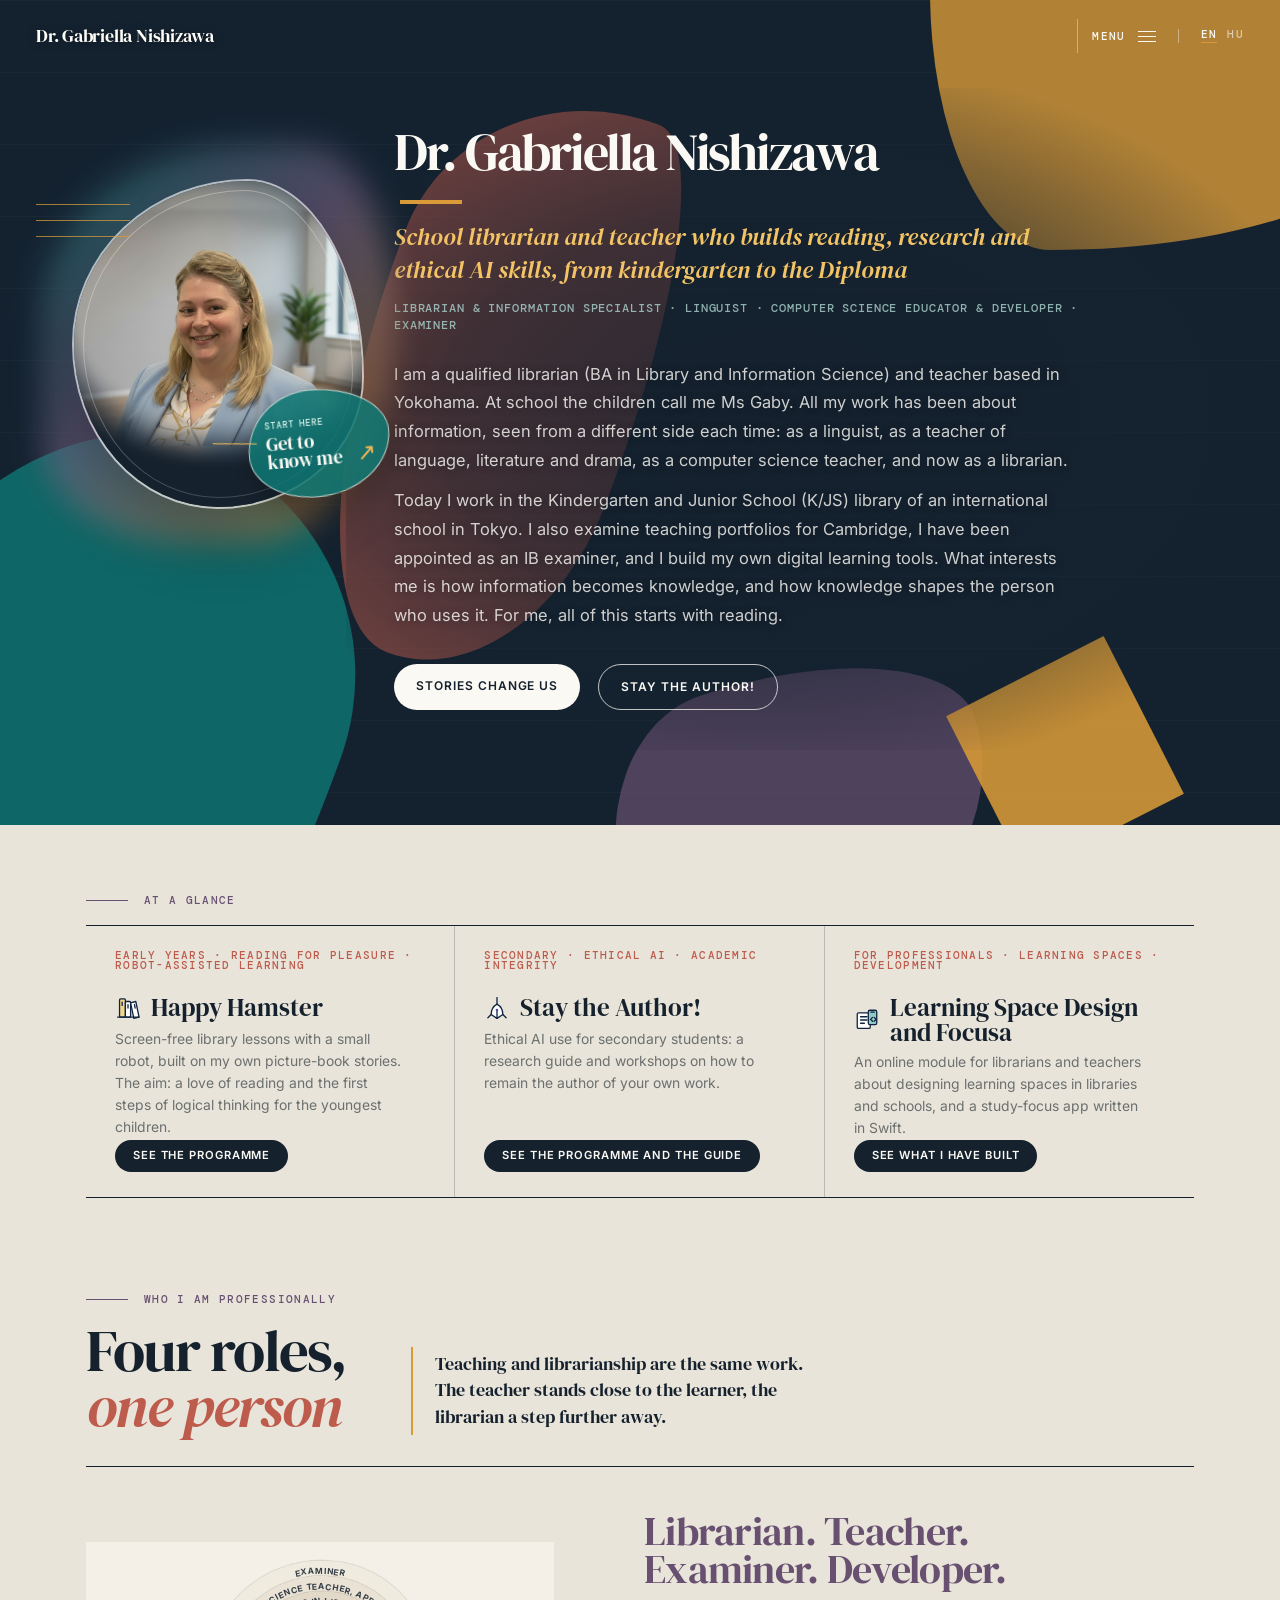
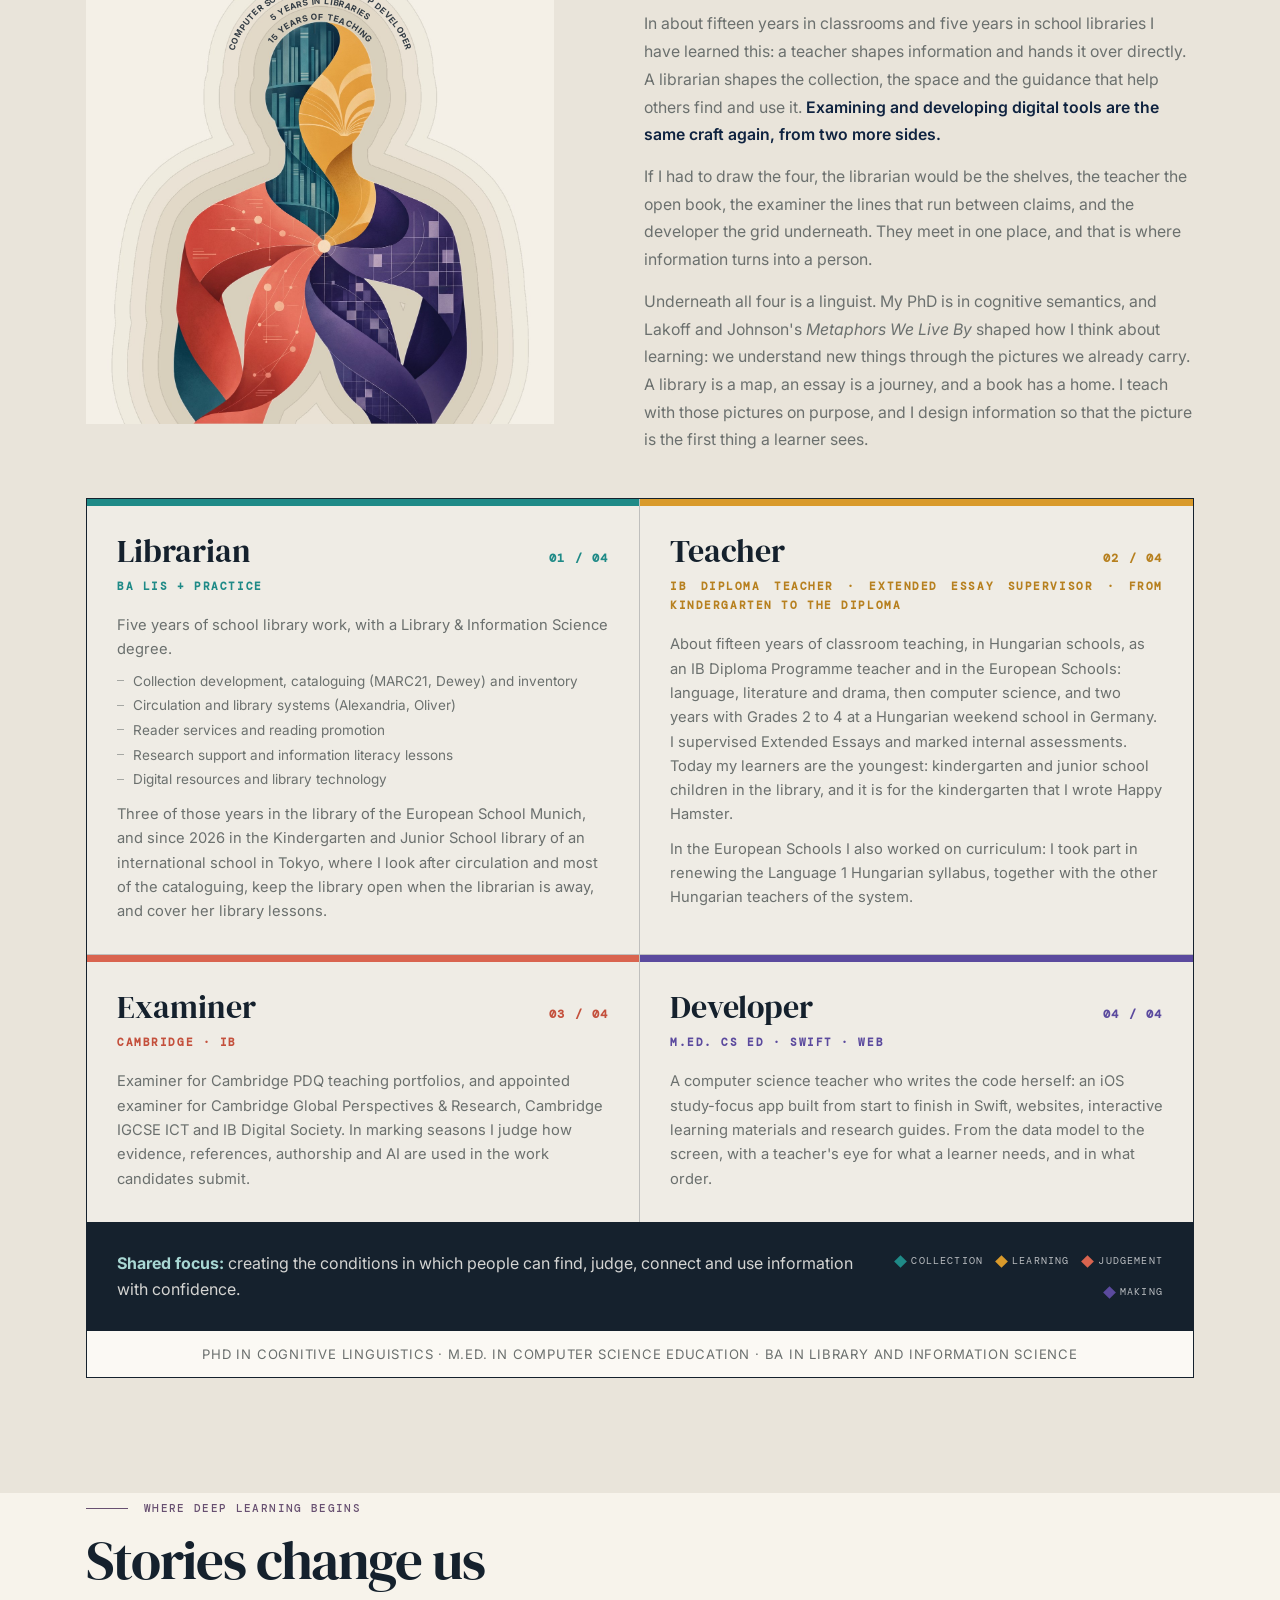
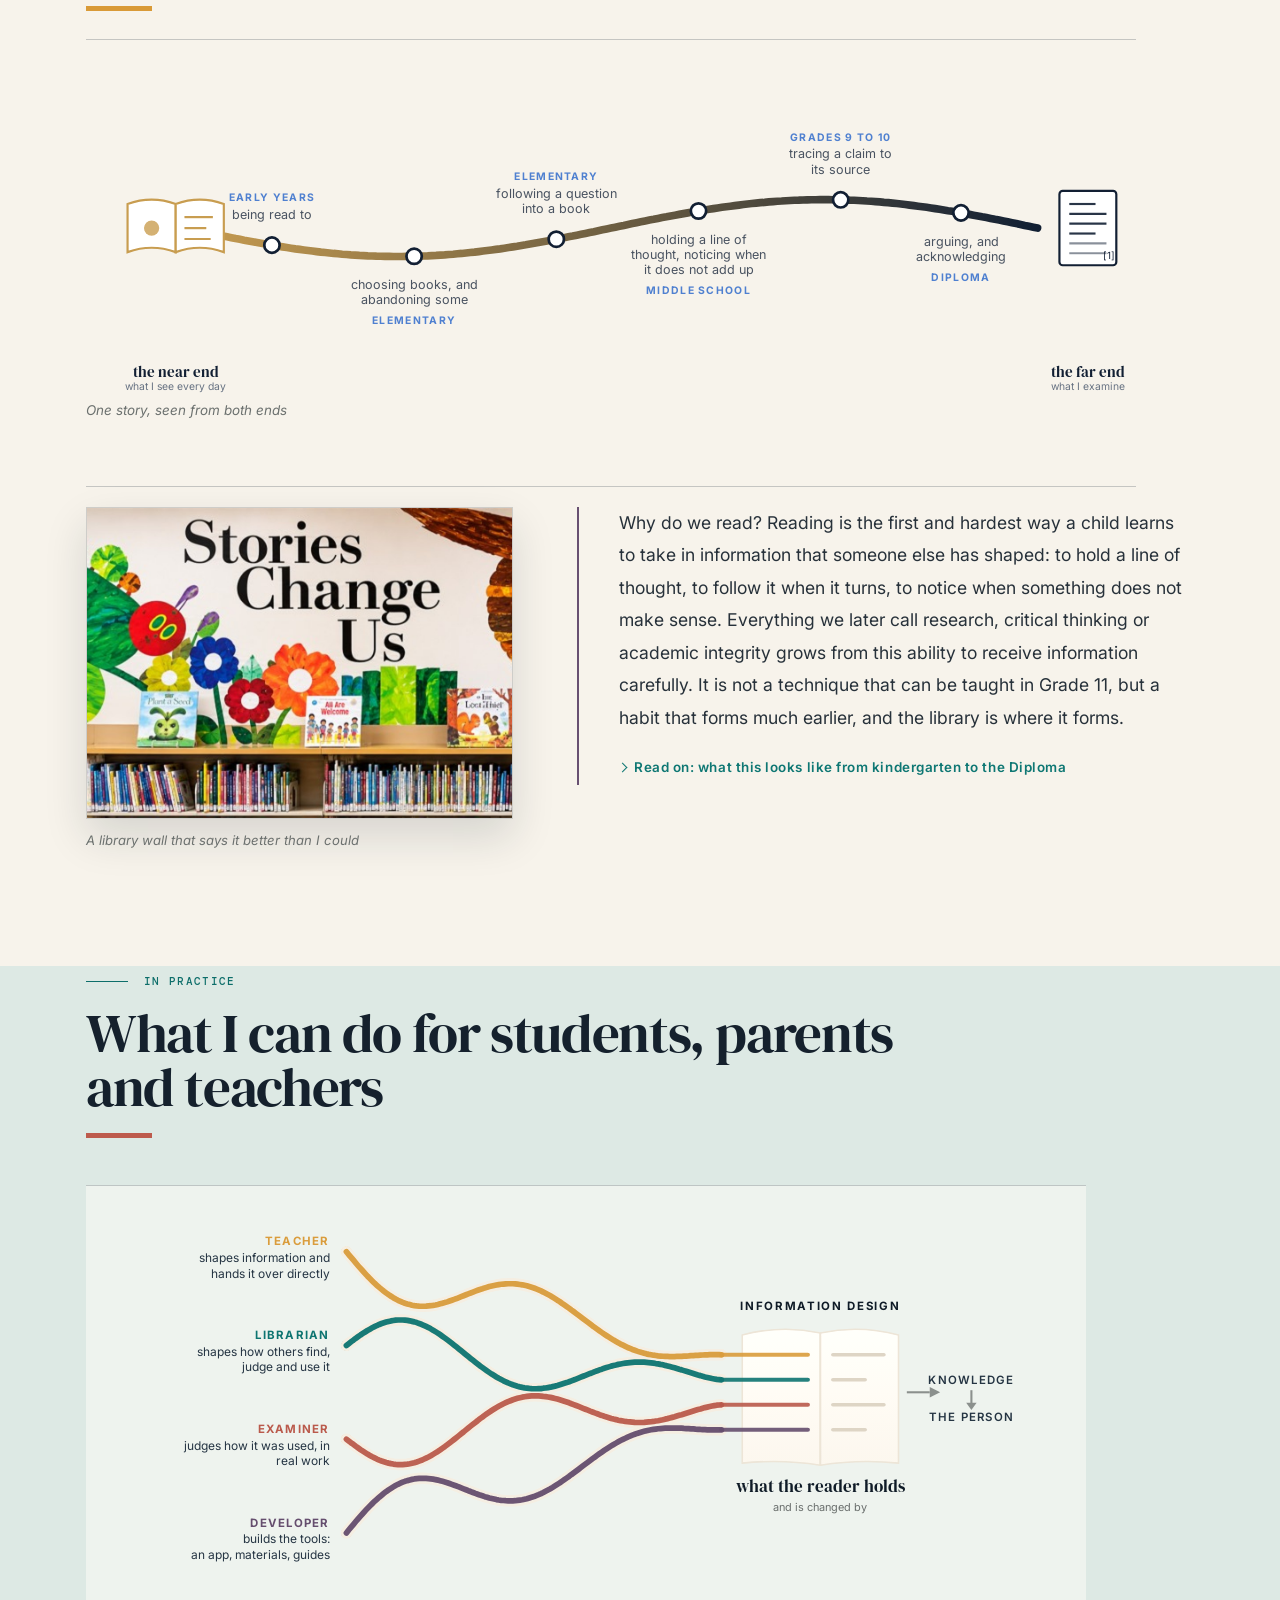
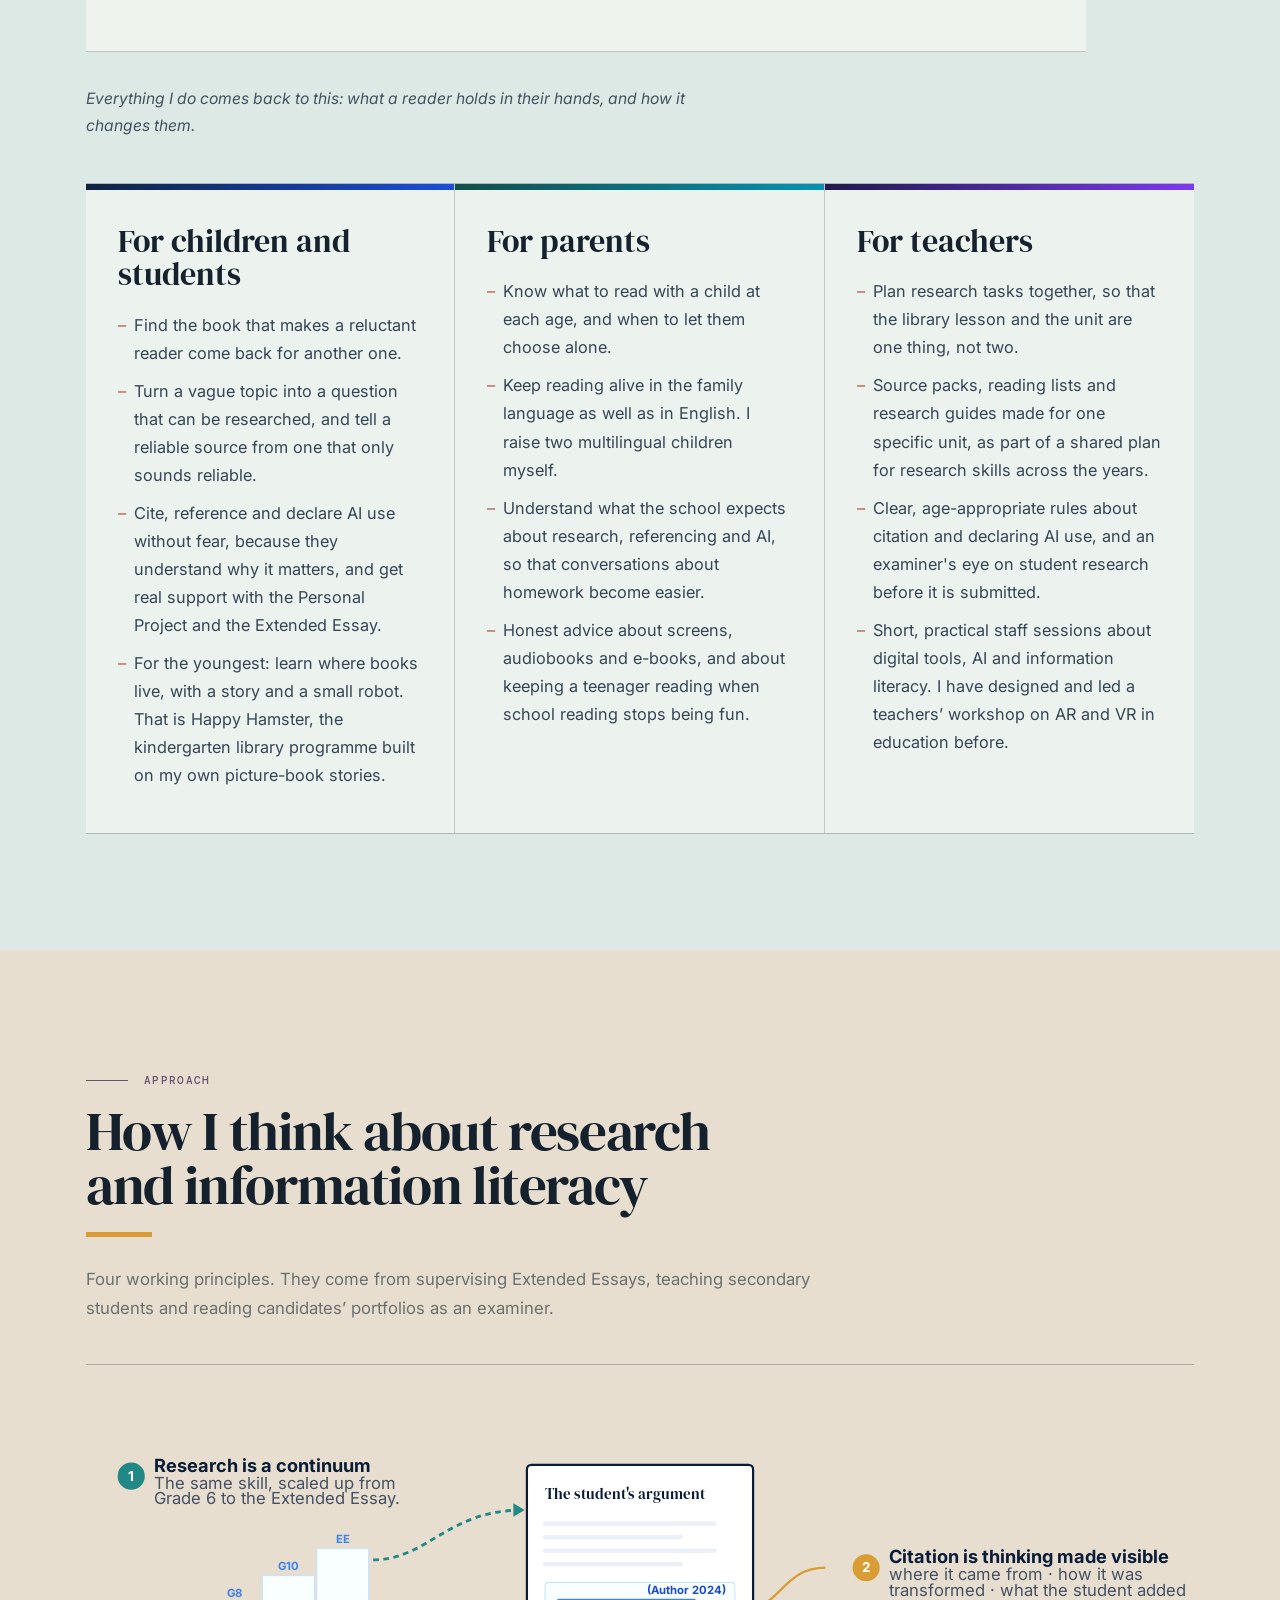
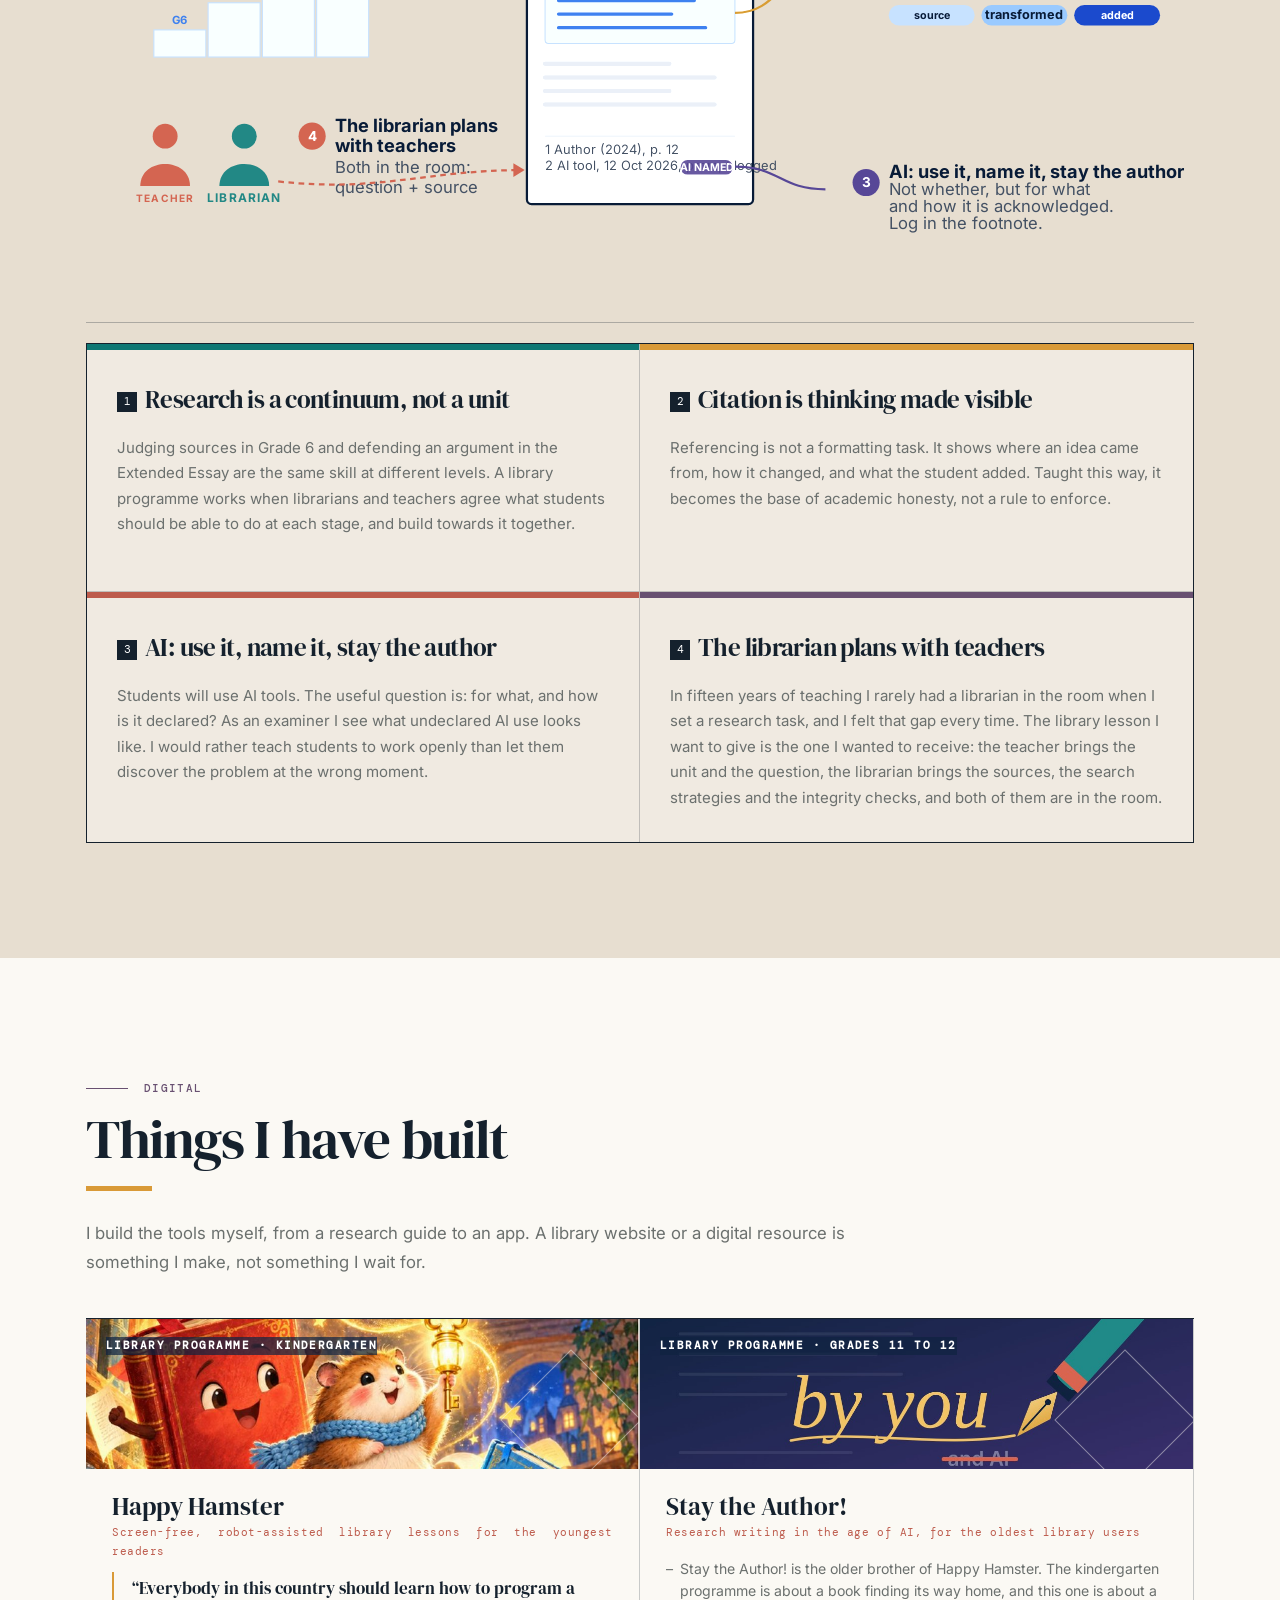
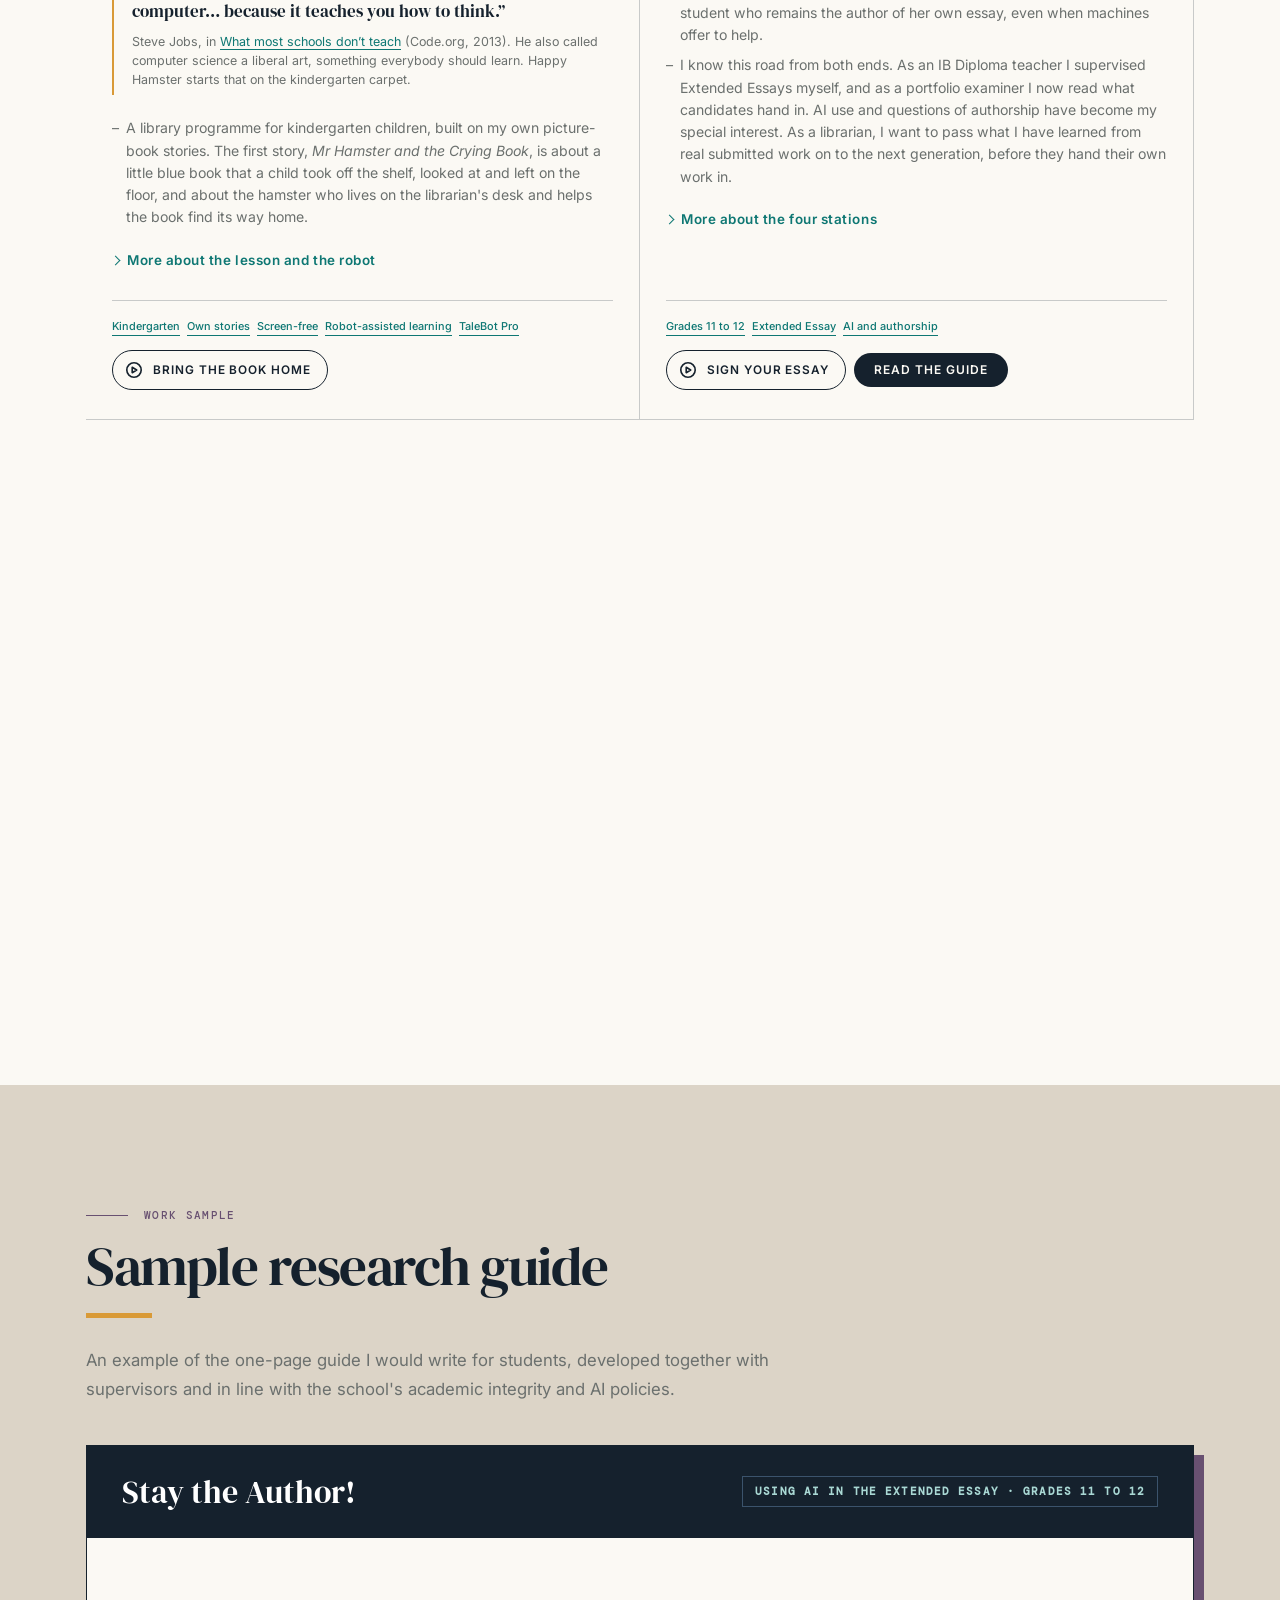
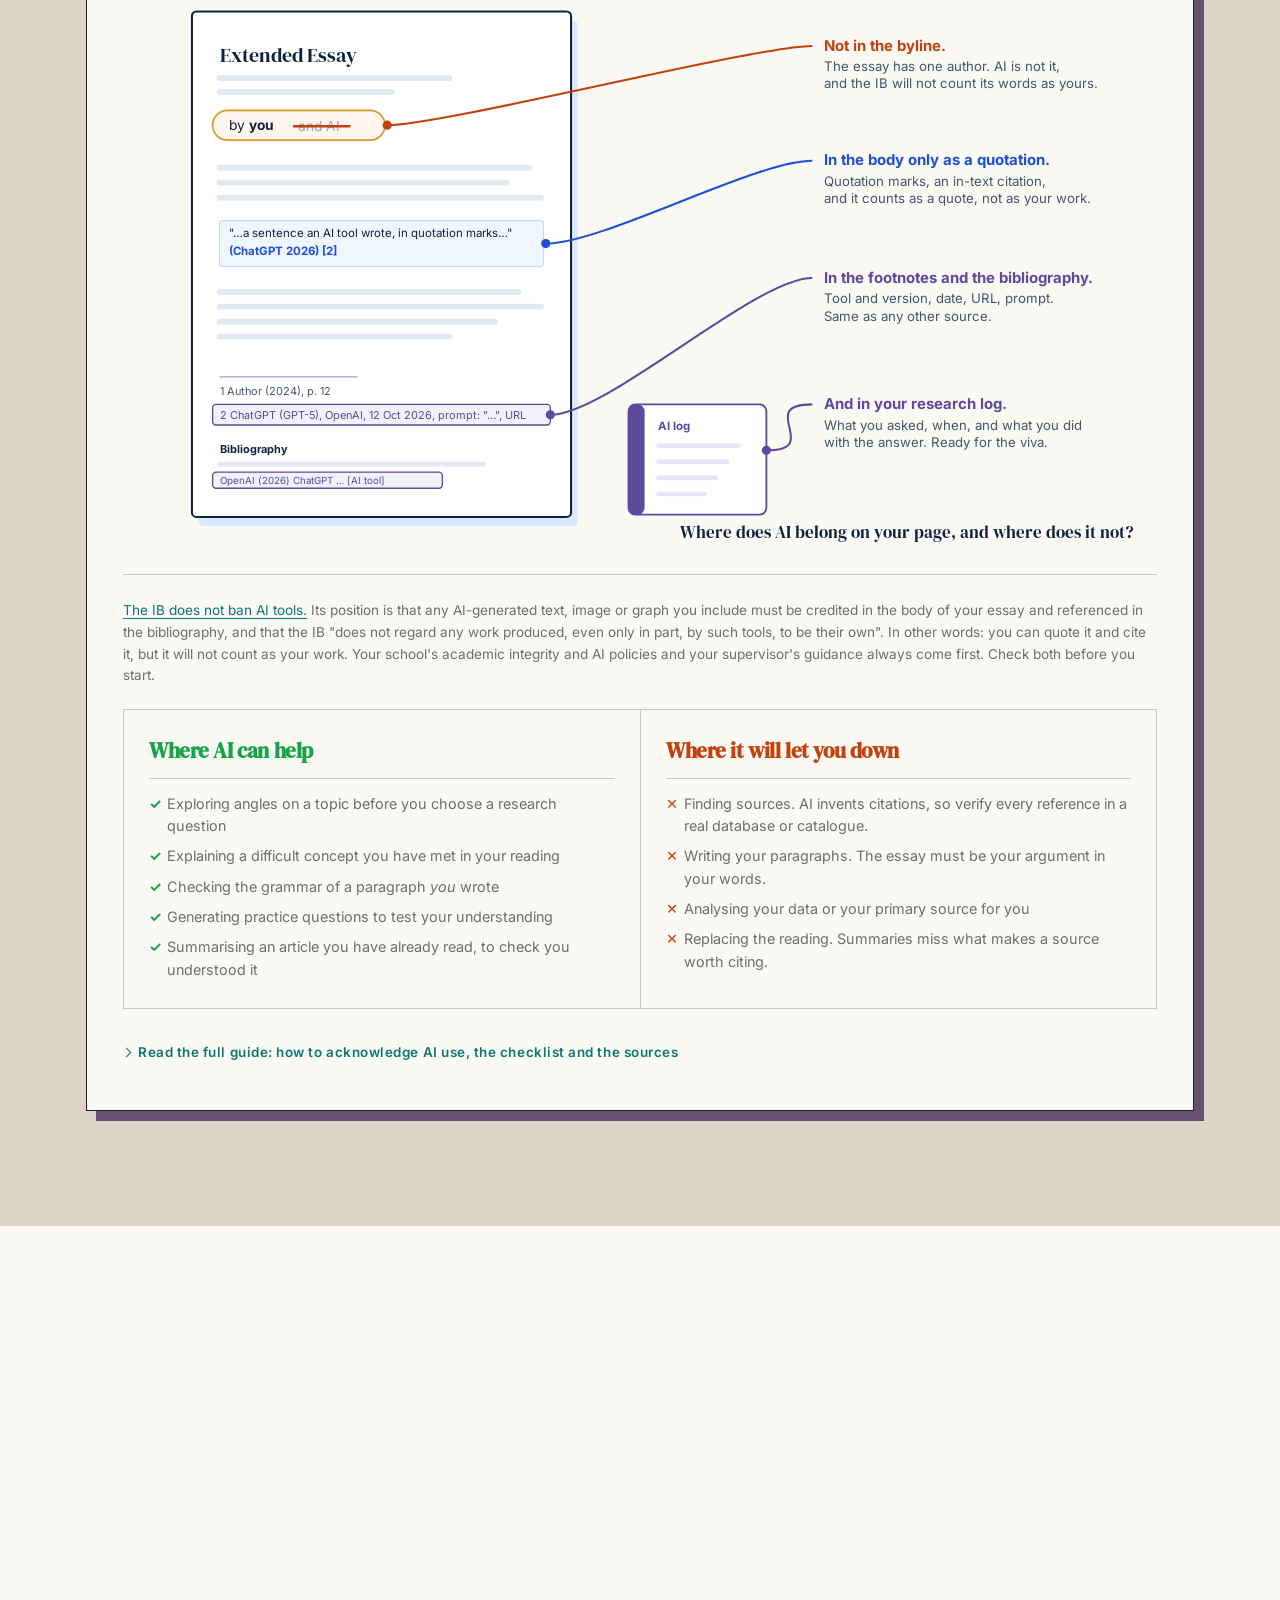
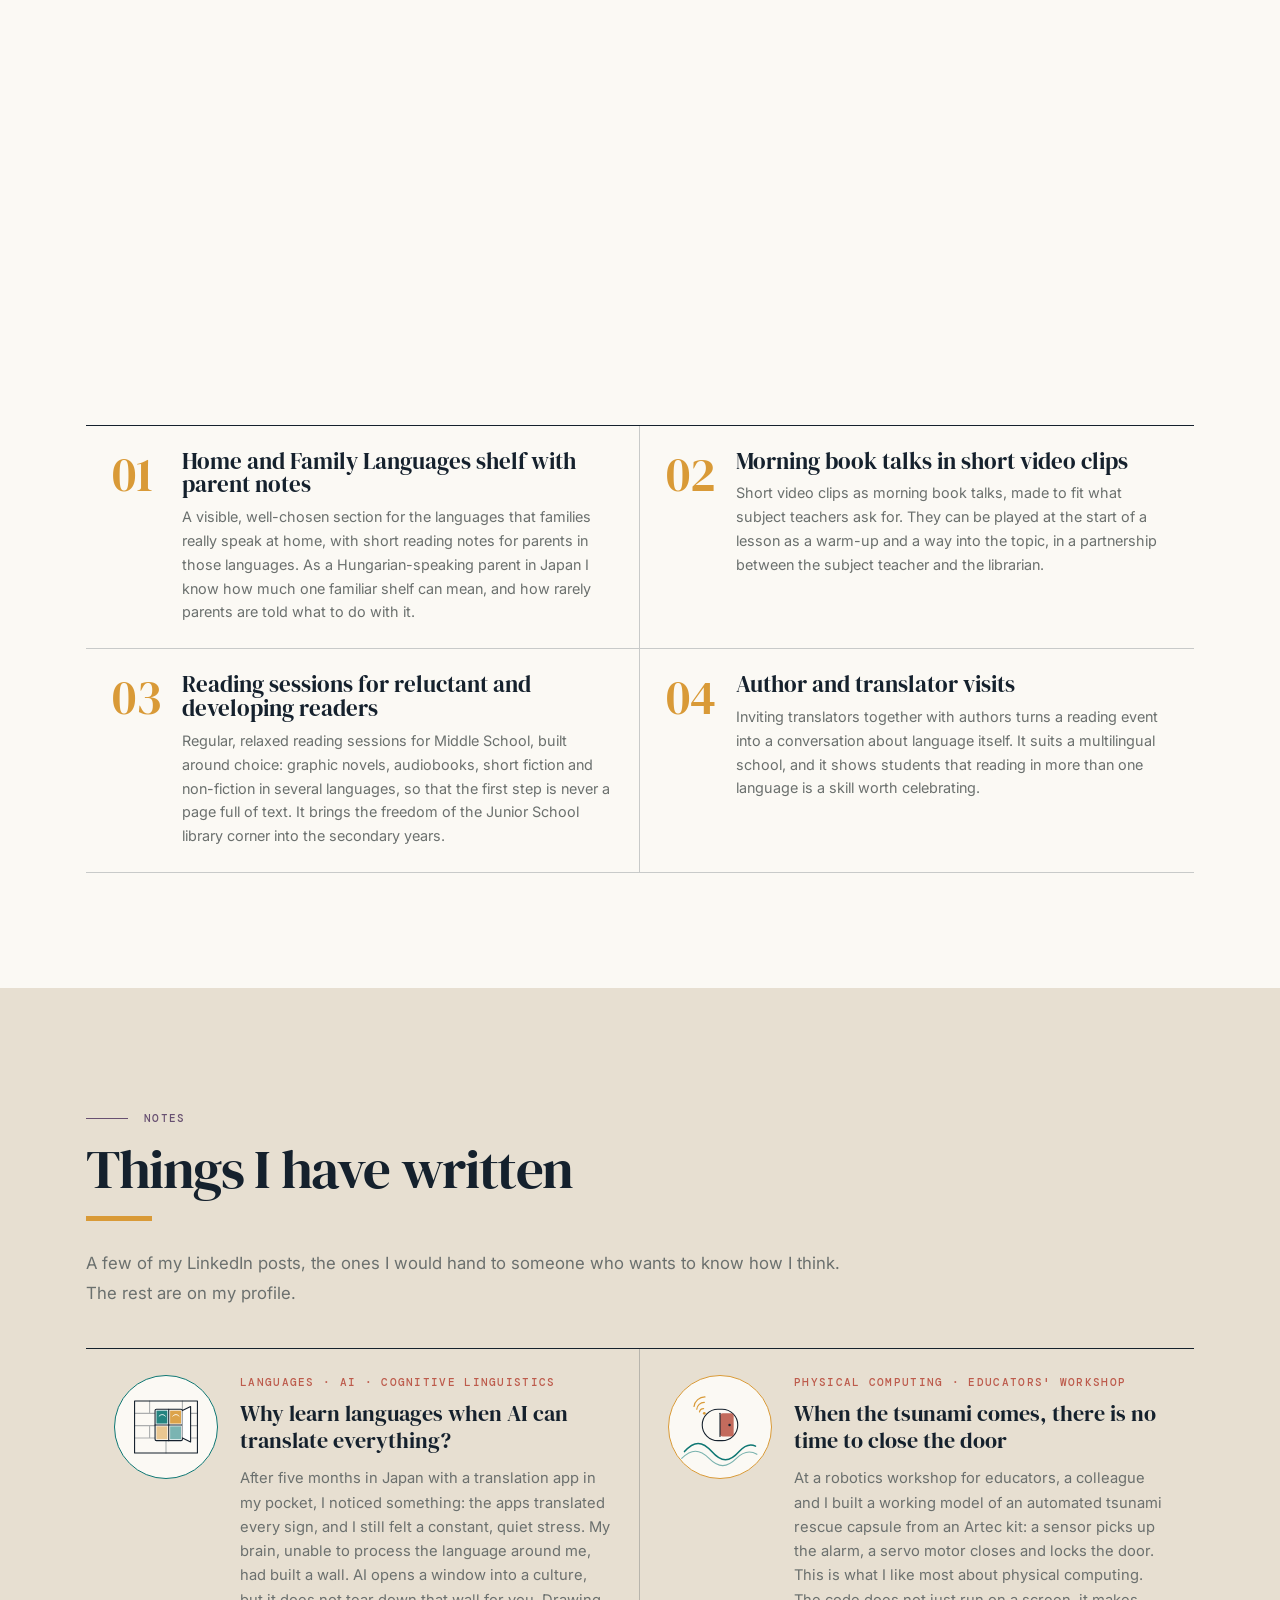
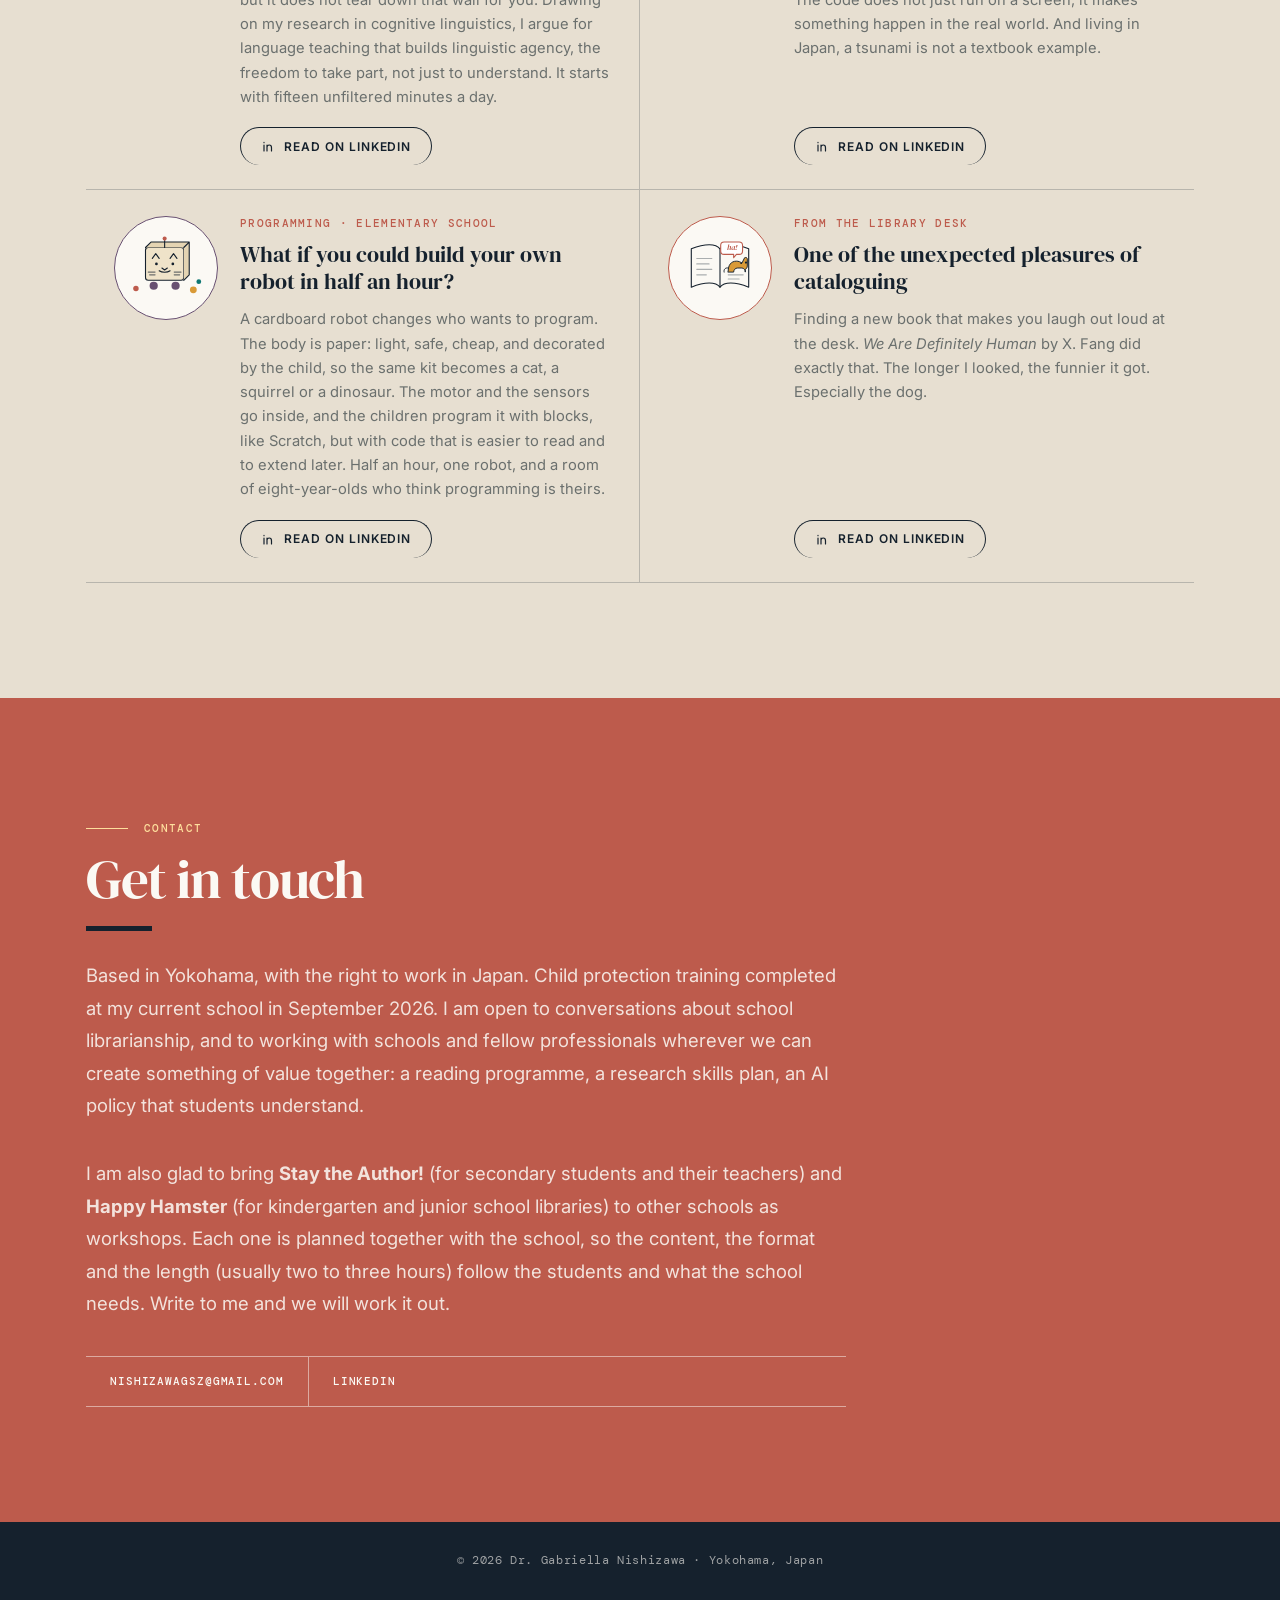
<file: index.html>
<!DOCTYPE html>

<html class="portfolio-site" lang="en">
<head>
<meta charset="utf-8"/>
<meta content="width=device-width, initial-scale=1.0" name="viewport"/>
<meta content="Dr. Gabriella Nishizawa, librarian and information specialist, linguist, computer science educator and developer, and examiner based in Yokohama: school libraries, reading culture, research and information literacy, academic integrity and responsible AI use." name="description"/>
<link rel="canonical" href="https://nishizawagsz.github.io/"/>
<link rel="alternate" hreflang="en" href="https://nishizawagsz.github.io/"/>
<link rel="alternate" hreflang="hu" href="https://nishizawagsz.github.io/?lang=hu"/>
<link rel="alternate" hreflang="x-default" href="https://nishizawagsz.github.io/"/>
<style>.lang-pending #site{visibility:hidden}</style>
<script type="application/ld+json">
{"@context":"https://schema.org","@type":"Person","name":"Gabriella Nishizawa","honorificPrefix":"Dr.","alternateName":["Dr. Gabriella Nishizawa","Nishizawa Gabriella"],"url":"https://nishizawagsz.github.io/","image":"https://nishizawagsz.github.io/assets/gabriella-portrait.jpg?v=10","jobTitle":["School librarian","Teacher","Examiner","Developer"],"description":"School librarian and teacher in Yokohama who builds reading, research and ethical AI skills, from kindergarten to the IB Diploma. Cambridge and IB examiner, computer science educator and iOS developer.","knowsAbout":["School libraries","Information literacy","Academic integrity","Responsible AI use in education","Reading promotion","Extended Essay supervision","Cognitive linguistics","Computer science education"],"knowsLanguage":["en","hu","de","ru"],"address":{"@type":"PostalAddress","addressLocality":"Yokohama","addressCountry":"JP"},"email":"mailto:nishizawagsz@gmail.com","sameAs":["https://linkedin.com/in/gabriella-nishizawa","https://nitaii.eu/","https://github.com/nishizawagsz"]}
</script>
<meta property="og:type" content="website"/>
<meta property="og:title" content="Dr. Gabriella Nishizawa · Libraries, Information and Learning"/>
<meta property="og:description" content="School librarian and teacher who builds reading, research and ethical AI skills, from kindergarten to the Diploma."/>
<meta property="og:url" content="https://nishizawagsz.github.io/"/>
<meta property="og:image" content="https://nishizawagsz.github.io/assets/four-roles-layers.jpg"/>
<meta name="twitter:card" content="summary_large_image"/>
<title>Dr. Gabriella Nishizawa · Libraries, Information and Learning</title>
<link href="https://fonts.googleapis.com" rel="preconnect"/>
<link href="https://fonts.googleapis.com/css2?family=Inter:wght@300;400;500;600;700&amp;family=DM+Serif+Display:ital@0;1&amp;display=swap" rel="stylesheet"/>
<style>
    *, *::before, *::after { margin: 0; padding: 0; box-sizing: border-box; }

    :root {
        --navy:  #0f2340;
        --blue:  #1d4ed8;
        --sky:   #3b82f6;
        --pale:  #eff6ff;
        --slate: #475569;
        --muted: #94a3b8;
        --line:  #e2e8f0;
        --white: #ffffff;
        --off:   #f9fafb;
        --serif: 'DM Serif Display', Georgia, serif;
        --sans:  'Inter', 'Segoe UI', system-ui, sans-serif;
    }

    html { scroll-behavior: smooth; }
    body {
        font-family: var(--sans);
        color: var(--navy);
        background: var(--white);
        line-height: 1.6;
        -webkit-font-smoothing: antialiased;
    }

    .container { max-width: 1000px; margin: 0 auto; padding: 0 32px; }
    .section-label {
        font-size: 0.7rem; font-weight: 600; letter-spacing: 0.15em;
        text-transform: uppercase; color: var(--sky); margin-bottom: 10px;
    }
    .divider {
        width: 48px; height: 3px; border-radius: 2px; margin: 0 auto 48px;
        background: linear-gradient(90deg, var(--blue), var(--sky));
    }
    .section { padding: 80px 0; }
    .section-alt { background: #dbeafe; }
    .section-heading {
        font-family: var(--serif); font-size: 2rem; font-weight: 400;
        text-align: center; color: var(--navy); margin-bottom: 14px;
    }
    .section-intro {
        max-width: 720px; margin: -28px auto 44px; text-align: center;
        color: var(--slate); font-size: 1rem; line-height: 1.75;
    }

    /* ── Top nav ─────────────────────────────────────────────── */
    .topnav {
        background: var(--navy);
        border-bottom: 1px solid rgba(255,255,255,0.08);
    }
    .topnav-inner {
        max-width: 1000px; margin: 0 auto; padding: 14px 32px;
        display: flex; justify-content: space-between; align-items: center; gap: 16px;
        flex-wrap: wrap;
    }
    .topnav a {
        color: rgba(255,255,255,0.7); text-decoration: none; font-size: 0.82rem;
        font-weight: 500; letter-spacing: 0.02em;
    }
    .topnav a:hover { color: var(--white); }
    .topnav-links { display: flex; gap: 22px; flex-wrap: wrap; }

    /* ── Hero ─────────────────────────────────────────────────── */
    .hero {
        background: var(--navy); color: var(--white);
        padding: 80px 32px 90px; position: relative; overflow: hidden;
    }
    .hero::before {
        content: ''; position: absolute; top: -120px; right: -120px;
        width: 500px; height: 500px; border-radius: 50%;
        background: radial-gradient(circle, rgba(59,130,246,0.18) 0%, transparent 70%);
        pointer-events: none;
    }
    .hero::after {
        content: ''; position: absolute; bottom: -80px; left: 5%;
        width: 300px; height: 300px; border-radius: 50%;
        background: radial-gradient(circle, rgba(29,78,216,0.15) 0%, transparent 70%);
        pointer-events: none;
    }
    .hero-inner {
        max-width: 1000px; margin: 0 auto;
        display: grid; grid-template-columns: auto 1fr; gap: 56px;
        align-items: center; position: relative; z-index: 1;
    }
    .hero-photo { position: relative; width: 220px; height: 220px; }
    .hero-photo::before {
        content: ''; position: absolute; inset: -9%;
        border-radius: 70% 30% 50% 50% / 50% 50% 70% 30%;
        background: linear-gradient(135deg, #1f8a87 0%, #3b82f6 45%, #d99a2b 100%);
        opacity: 0.35; filter: blur(16px);
        animation: blobMorph 9s ease-in-out infinite;
    }
    .hero-photo-blob {
        position: relative; width: 100%; height: 100%; overflow: hidden;
        border-radius: 60% 40% 50% 50% / 50% 60% 40% 50%;
        border: 3px solid rgba(255,255,255,0.22);
        box-shadow: 0 24px 60px rgba(0,0,0,0.28);
        animation: blobMorph 9s ease-in-out infinite;
    }
    .hero-photo-blob img {
        width: 100%; height: 100%; object-fit: cover; object-position: center top; display: block;
    }
    @keyframes blobMorph {
        0%, 100% { border-radius: 60% 40% 30% 70% / 60% 30% 70% 40%; }
        33% { border-radius: 30% 70% 70% 30% / 30% 60% 40% 70%; }
        66% { border-radius: 70% 30% 50% 50% / 50% 60% 40% 50%; }
    }
    @media (prefers-reduced-motion: reduce) { .hero-photo::before, .hero-photo-blob { animation: none; } }
    .hero-name {
        font-family: var(--serif); font-size: 2.6rem; font-weight: 400;
        line-height: 1.15; margin-bottom: 10px; color: var(--white);
    }
    .hero-title {
        font-size: 0.85rem; font-weight: 500; letter-spacing: 0.08em;
        text-transform: uppercase; color: rgba(147,197,253,0.85); margin-bottom: 24px;
    }
    .hero-bio {
        font-size: 1rem; line-height: 1.75; color: rgba(255,255,255,0.78);
        max-width: 600px;
    }
    .hero-bio + .hero-bio { margin-top: 12px; }
    .glance { display: grid; grid-template-columns: repeat(3, 1fr); gap: 16px; margin: 0 0 56px; }
    .glance a { display: block; background: var(--white); border: 1px solid var(--line); border-radius: 10px; padding: 18px 20px 16px; text-decoration: none; color: inherit; border-top: 4px solid var(--navy); box-shadow: 0 4px 24px rgba(15,35,64,0.06); transition: transform .15s; }
    .glance a:hover { transform: translateY(-2px); }
    .glance .g-label { font-size: 0.7rem; font-weight: 700; letter-spacing: 1.4px; text-transform: uppercase; color: var(--muted); margin-bottom: 6px; }
    .glance h3 { font-family: var(--serif); font-weight: 400; font-size: 1.25rem; color: var(--navy); margin-bottom: 6px; display: flex; align-items: center; gap: 10px; }
    .glance .g-icon { width: 32px; height: 32px; flex-shrink: 0; }
    .glance p { font-size: 0.88rem; color: var(--slate); line-height: 1.55; text-align: left; }
    .glance .g-more { display: inline-block; margin-top: 10px; font-size: 0.82rem; font-weight: 600; color: var(--blue); }
    /* justified running text */
    .hero-bio, .strands-lead-text, .strand-card p, .strand-card li, .about-text p, .help-col li, .why-cell p, .guide-note, .guide-col li, .checklist li, .idea p, .exp-body li, .exp-body p, .layers-note p, .section-intro, .strands-band p, .help-caption, .guide-sources p, .contact-text { text-align: justify; hyphens: auto; -webkit-hyphens: auto; }
    .section-intro { text-align: center; }
    .hero-tags { display: flex; flex-wrap: wrap; gap: 8px; margin-top: 24px; }
    .hero-tag {
        font-size: 0.78rem; font-weight: 500; padding: 5px 12px; border-radius: 20px;
        border: 1px solid rgba(255,255,255,0.2); color: rgba(255,255,255,0.7);
        background: rgba(255,255,255,0.06); letter-spacing: 0.02em;
    }
    .hero-actions { display: flex; gap: 10px; flex-wrap: wrap; margin-top: 26px; }
    .btn {
        font-size: 0.82rem; font-weight: 600; padding: 9px 16px; border-radius: 6px;
        text-decoration: none; transition: background 0.2s ease, color 0.2s ease;
        display: inline-block;
    }
    .btn-primary { background: var(--navy); color: var(--white); }
    .btn-primary:hover { background: var(--blue); }
    .btn-light { background: var(--white); color: var(--navy); }
    .btn-light:hover { background: var(--pale); }
    .btn-ghost { border: 1px solid rgba(255,255,255,0.35); color: var(--white); }
    .btn-ghost:hover { background: rgba(255,255,255,0.1); }

    /* ── Wave dividers ───────────────────────────────────────── */
    .wave-divider { display: block; width: 100%; line-height: 0; overflow: hidden; margin: -1px 0; }
    .wave-divider svg { display: block; width: 100%; height: 90px; }

    /* ── At a glance ─────────────────────────────────────────── */
    .glance-grid {
        display: grid; grid-template-columns: repeat(4, 1fr); gap: 16px;
    }
    .glance-card {
        background: var(--white); border-radius: 10px; padding: 24px 22px;
        box-shadow: 0 4px 24px rgba(15,35,64,0.10);
    }
    .glance-card .big {
        font-family: var(--serif); font-size: 1.9rem; line-height: 1.1;
        color: var(--navy); margin-bottom: 8px;
    }
    .glance-card .label {
        font-size: 0.7rem; font-weight: 700; letter-spacing: 0.12em;
        text-transform: uppercase; color: var(--blue); margin-bottom: 8px;
    }
    .glance-card p { font-size: 0.88rem; color: var(--slate); line-height: 1.6; }

    .strands-figure { max-width: 820px; margin: 48px auto 44px; }
    .strands-figure svg { width: 100%; height: auto; display: block; }
    .help-grid { display: grid; grid-template-columns: repeat(3, 1fr); gap: 20px; }
    .help-col { border-radius: 10px; border: 1px solid var(--line); overflow: hidden; background: var(--white); box-shadow: 0 4px 24px rgba(15,35,64,0.06); }
    .help-top { height: 6px; }
    .help-body { padding: 24px 24px 26px; }
    .help-body h3 { font-family: var(--serif); font-weight: 400; font-size: 1.25rem; color: var(--navy); margin-bottom: 14px; }
    .help-body ul { list-style: none; }
    .help-body li { font-size: 0.9rem; color: var(--slate); padding: 5px 0 5px 16px; position: relative; line-height: 1.55; }
    .help-body li::before { content: '–'; color: var(--muted); position: absolute; left: 0; }
    .strands-art { margin: 0; }
    .strands-art img { width: 100%; height: auto; display: block; }
    .story-figure { max-width: 960px; margin: 0 auto 36px; }
    .story-figure svg { width: 100%; height: auto; display: block; }
    .figure-caption { text-align: center; font-size: 0.85rem; color: var(--muted); margin-top: -28px; margin-bottom: 8px; font-style: italic; }
    /* ── Four strands ────────────────────────────────────────── */
    .strands-head { display: grid; grid-template-columns: 1fr auto; gap: 40px; align-items: end; padding-bottom: 28px; border-bottom: 2px solid var(--navy); margin-bottom: 32px; }
    .strands-title { font-family: var(--serif); font-weight: 400; font-size: 3.1rem; line-height: 1.05; color: var(--navy); }
    .strands-title em { font-style: italic; color: var(--blue); }
    .strands-quote { max-width: 300px; font-size: 1rem; line-height: 1.6; color: var(--navy); padding-left: 18px; border-left: 2px solid var(--navy); }
    .strands-lead { display: grid; grid-template-columns: 340px 1fr; gap: 36px; align-items: center; margin-bottom: 8px; }
    .strands-lead-kicker { font-family: var(--serif); font-size: 1.7rem; line-height: 1.2; color: var(--blue); margin-bottom: 14px; }
    .strands-lead-text { font-size: 1.02rem; line-height: 1.75; color: var(--slate); }
    .strands-lead-text strong { color: var(--navy); font-weight: 600; }
    .strand-grid { display: grid; grid-template-columns: 1fr 1fr; gap: 22px; margin-top: 44px; }
    .strand-card { background: var(--white); border: 1px solid var(--line); border-radius: 10px; overflow: hidden; box-shadow: 0 4px 24px rgba(15,35,64,0.08); }
    .strand-bar { height: 6px; }
    .strand-body { padding: 26px 28px 28px; }
    .strand-top { display: flex; justify-content: space-between; align-items: baseline; gap: 12px; }
    .strand-top h3 { font-family: var(--serif); font-weight: 400; font-size: 1.7rem; color: var(--navy); }
    .strand-num { font-size: 0.72rem; font-weight: 600; letter-spacing: 0.14em; }
    .strand-sub { font-size: 0.7rem; font-weight: 700; letter-spacing: 0.14em; text-transform: uppercase; margin: 4px 0 14px; }
    .strand-body p:last-child { font-size: 0.95rem; line-height: 1.7; color: var(--slate); }
    .strand-body p strong { color: var(--navy); font-weight: 600; }
    .strands-band { margin-top: 28px; background: var(--navy); border-radius: 10px; padding: 24px 30px; display: grid; grid-template-columns: 1fr auto; gap: 24px; align-items: center; }
    .strands-band p { color: rgba(255,255,255,0.85); font-size: 1.02rem; line-height: 1.6; }
    .strands-band p strong { color: #93c5fd; }
    .strands-legend { display: flex; flex-wrap: wrap; gap: 14px; max-width: 260px; justify-content: flex-end; }
    .strands-legend span { font-size: 0.68rem; letter-spacing: 0.12em; text-transform: uppercase; color: rgba(255,255,255,0.7); display: inline-flex; align-items: center; gap: 6px; }
    .strands-legend i { width: 9px; height: 9px; transform: rotate(45deg); display: inline-block; }
    /* ── Timeline + stats ────────────────────────────────────── */
    .timeline { display: grid; grid-template-columns: repeat(3, 1fr); position: relative; margin: 0 auto 28px; max-width: 900px; }
    .timeline::before { content: ''; position: absolute; left: 8%; right: 8%; top: 9px; height: 2px; background: var(--line); }
    .tl-stop { text-align: center; position: relative; padding: 0 10px; }
    .tl-dot { display: block; width: 18px; height: 18px; border-radius: 50%; margin: 0 auto 12px; border: 4px solid var(--white); box-shadow: 0 0 0 2px var(--line); position: relative; }
    .tl-year { display: block; font-size: 0.7rem; font-weight: 700; letter-spacing: 0.12em; text-transform: uppercase; color: var(--sky); }
    .tl-place { display: block; font-family: var(--serif); font-size: 1.35rem; color: var(--navy); line-height: 1.2; margin: 2px 0; }
    .tl-what { display: block; font-size: 0.85rem; color: var(--slate); }
    .tl-now .tl-dot { box-shadow: 0 0 0 2px var(--blue); }
    .stats { display: grid; grid-template-columns: repeat(5, 1fr); gap: 12px; max-width: 900px; margin: 0 auto 44px; }
    .stat { background: var(--white); border: 1px solid var(--line); border-radius: 10px; padding: 16px 14px; text-align: center; }
    .stat-n { display: block; font-family: var(--serif); font-size: 1.9rem; line-height: 1; color: var(--navy); }
    .stat-l { display: block; font-size: 0.76rem; color: var(--slate); margin-top: 6px; line-height: 1.35; }
    .exp-ico { position: absolute; right: 16px; bottom: 10px; width: 40px; height: 40px; }
    .exp-visual .yr { bottom: 12px; left: 20px; right: auto; }
    .exp-visual { height: 104px; }
    .layers { display: grid; grid-template-columns: 520px 1fr; gap: 40px; align-items: center; max-width: 960px; margin: 0 auto; }
    .layers-note p { font-size: 0.98rem; color: var(--slate); line-height: 1.7; margin-bottom: 14px; }
    .layers-figure svg { width: 100%; height: auto; display: block; }
    .layers-list { list-style: none; display: grid; gap: 14px; }
    .layers-list li { display: grid; grid-template-columns: 28px 1fr; gap: 12px; align-items: start; font-size: 0.92rem; line-height: 1.6; color: var(--slate); }
    .layers-list li span { width: 26px; height: 26px; border-radius: 50%; background: var(--navy); color: #fff; font-size: 0.74rem; font-weight: 700; display: inline-flex; align-items: center; justify-content: center; margin-top: 2px; }
    .layers-list strong { color: var(--navy); font-weight: 600; }
    /* ── Floor plan ──────────────────────────────────────────── */
    .plan { display: grid; grid-template-columns: 1.1fr 1fr; gap: 32px; align-items: start; max-width: 1000px; margin: 0 auto; }
    .plan-map { background: var(--white); border: 1px solid var(--line); border-radius: 12px; padding: 10px; box-shadow: 0 4px 24px rgba(15,35,64,0.08); }
    .plan-map svg { width: 100%; height: auto; display: block; border-radius: 8px; }
    .plan-notes { list-style: none; display: grid; gap: 12px; }
    .plan-notes li { display: grid; grid-template-columns: 26px 1fr; gap: 12px; align-items: start; font-size: 0.9rem; line-height: 1.6; color: var(--slate); }
    .plan-notes li span { width: 24px; height: 24px; border-radius: 50%; background: var(--blue); color: #fff; font-size: 0.72rem; font-weight: 700; display: inline-flex; align-items: center; justify-content: center; margin-top: 2px; }
    .plan-notes li:nth-child(6) span, .plan-notes li:nth-child(7) span { background: #0891b2; }
    .plan-notes strong { color: var(--navy); font-weight: 600; }
    /* ── Experience cards ────────────────────────────────────── */
    .exp-grid { display: grid; grid-template-columns: repeat(3, 1fr); gap: 22px; }
    .exp-card {
        border-radius: 10px; border: 1px solid var(--line); overflow: hidden;
        background: var(--white); display: flex; flex-direction: column;
        transition: box-shadow 0.25s ease, transform 0.25s ease;
    }
    .exp-card:hover { box-shadow: 0 12px 32px rgba(15,35,64,0.1); transform: translateY(-3px); }
    .exp-visual { height: 96px; position: relative; overflow: hidden; }
    .exp-visual .cat {
        position: absolute; top: 16px; left: 18px; font-size: 0.66rem; font-weight: 700;
        letter-spacing: 0.14em; text-transform: uppercase; color: rgba(255,255,255,0.75);
        background: rgba(255,255,255,0.1); padding: 4px 10px; border-radius: 20px;
        border: 1px solid rgba(255,255,255,0.15);
    }
    .exp-visual .yr {
        position: absolute; bottom: 12px; right: 18px; font-size: 0.78rem;
        color: rgba(255,255,255,0.6); font-weight: 500;
    }
    .grad-1 { background: linear-gradient(135deg, #0f2340 0%, #1d4ed8 100%); }
    .grad-2 { background: linear-gradient(135deg, #134e4a 0%, #0891b2 100%); }
    .grad-3 { background: linear-gradient(135deg, #1e1b4b 0%, #7c3aed 100%); }
    .grad-4 { background: linear-gradient(135deg, #14532d 0%, #16a34a 100%); }
    .grad-5 { background: linear-gradient(135deg, #431407 0%, #c2410c 100%); }
    .grad-6 { background: linear-gradient(135deg, #4a044e 0%, #9333ea 100%); }
    .grad-8 { background: linear-gradient(135deg, #0f172a 0%, #0891b2 100%); }
    .exp-body { padding: 20px 22px 22px; flex: 1; display: flex; flex-direction: column; }
    .exp-title { font-size: 1rem; font-weight: 600; color: var(--navy); margin-bottom: 4px; line-height: 1.4; }
    .exp-org { font-size: 0.82rem; color: var(--muted); margin-bottom: 12px; }
    .exp-body ul { list-style: none; flex: 1; }
    .exp-body li { font-size: 0.88rem; color: var(--slate); padding: 4px 0; line-height: 1.55; padding-left: 14px; position: relative; }
    .exp-body li::before { content: '–'; color: var(--muted); position: absolute; left: 0; }
    .tags { display: flex; flex-wrap: wrap; gap: 5px; margin-top: 14px; }
    .tag { font-size: 0.74rem; font-weight: 500; background: var(--pale); color: var(--blue); padding: 3px 9px; border-radius: 12px; }

    .about-text {
        max-width: 820px; margin: 0 auto; color: var(--slate); font-size: 1.02rem; line-height: 1.85;
        text-align: justify; background: var(--white); border-radius: 12px; padding: 32px 36px;
        box-shadow: 0 4px 24px rgba(15,35,64,0.10); border: 1px solid var(--line);
    }
    .about-text p + p { margin-top: 18px; }

    /* ── Principle cells ─────────────────────────────────────── */
    .why-grid { display: grid; grid-template-columns: repeat(2, 1fr); gap: 20px; max-width: 900px; margin: 0 auto; }
    .why-cell {
        border-radius: 10px; border: 1px solid var(--line); overflow: hidden; background: var(--white);
        transition: box-shadow 0.25s ease, transform 0.25s ease;
    }
    .why-cell:hover { box-shadow: 0 10px 28px rgba(15,35,64,0.09); transform: translateY(-3px); }
    .why-cell-top { height: 6px; }
    .why-top-1 { background: linear-gradient(90deg, #0f2340, #1d4ed8); }
    .why-top-2 { background: linear-gradient(90deg, #134e4a, #0891b2); }
    .why-top-3 { background: linear-gradient(90deg, #1e1b4b, #7c3aed); }
    .why-top-4 { background: linear-gradient(90deg, #14532d, #16a34a); }
    .why-cell-body { padding: 24px 26px 26px; }
    .why-num { display:inline-flex; width:20px; height:20px; border-radius:50%; color:#fff; font-size:0.7rem; align-items:center; justify-content:center; margin-right:8px; vertical-align:middle; }
    .why-cell h3 {
        font-size: 0.72rem; font-weight: 700; letter-spacing: 0.12em;
        text-transform: uppercase; color: var(--blue); margin-bottom: 12px;
    }
    .why-cell p { font-size: 0.92rem; color: var(--slate); line-height: 1.7; }

    /* ── Continuum strip ─────────────────────────────────────── */
    .continuum { display: grid; grid-template-columns: repeat(4, 1fr); gap: 0; max-width: 900px; margin: 0 auto; border-radius: 12px; overflow: hidden; box-shadow: 0 4px 24px rgba(15,35,64,0.12); }
    .cont-step { background: var(--white); padding: 24px 20px 26px; position: relative; }
    .cont-step + .cont-step { border-left: 1px solid #bfdbfe; }
    .cont-step .stage {
        font-size: 0.68rem; font-weight: 700; letter-spacing: 0.14em; text-transform: uppercase;
        color: var(--sky); margin-bottom: 8px;
    }
    .cont-step h4 { font-family: var(--serif); font-weight: 400; font-size: 1.1rem; color: var(--navy); margin-bottom: 10px; }
    .cont-step ul { list-style: none; }
    .cont-step li { font-size: 0.86rem; color: var(--slate); padding: 3px 0 3px 14px; position: relative; line-height: 1.5; }
    .cont-step li::before { content: '–'; color: var(--muted); position: absolute; left: 0; }

    /* ── Sample guide ────────────────────────────────────────── */
    .guide {
        max-width: 900px; margin: 0 auto; border-radius: 12px; overflow: hidden;
        box-shadow: 0 4px 24px rgba(15,35,64,0.12); background: var(--white);
    }
    .guide-header {
        background: var(--navy); padding: 26px 36px; display: flex; justify-content: space-between;
        align-items: center; gap: 20px; flex-wrap: wrap;
    }
    .guide-header h3 { font-family: var(--serif); font-weight: 400; font-size: 1.35rem; color: var(--white); }
    .guide-header .badge {
        font-size: 0.7rem; font-weight: 600; letter-spacing: 0.1em; text-transform: uppercase;
        color: rgba(147,197,253,0.9); border: 1px solid rgba(147,197,253,0.3);
        padding: 5px 12px; border-radius: 20px; white-space: nowrap;
    }
    .guide-body { padding: 30px 36px 34px; }
    .guide-flow { margin: 4px 0 22px; }
    .guide-flow svg { width: 100%; height: auto; display: block; }
    .guide-note { font-size: 0.85rem; color: var(--muted); margin-bottom: 22px; line-height: 1.6; }
    .guide-cols { display: grid; grid-template-columns: 1fr 1fr; gap: 24px; margin-bottom: 26px; }
    .guide-col h4 {
        font-size: 0.72rem; font-weight: 700; letter-spacing: 0.12em; text-transform: uppercase;
        margin-bottom: 10px; padding-bottom: 8px; border-bottom: 1px solid var(--line);
    }
    .guide-col.ok h4 { color: #16a34a; }
    .guide-col.no h4 { color: #c2410c; }
    .guide-col ul { list-style: none; }
    .guide-col li { font-size: 0.9rem; color: var(--slate); padding: 4px 0 4px 18px; position: relative; line-height: 1.55; }
    .guide-col.ok li::before { content: '✓'; color: #16a34a; position: absolute; left: 0; font-weight: 700; }
    .guide-col.no li::before { content: '✕'; color: #c2410c; position: absolute; left: 0; font-weight: 700; }
    .guide-block { background: var(--pale); border-radius: 8px; padding: 18px 22px; margin-top: 8px; }
    .guide-block h4 { font-size: 0.72rem; font-weight: 700; letter-spacing: 0.12em; text-transform: uppercase; color: var(--blue); margin-bottom: 10px; }
    .guide-block ol { padding-left: 20px; }
    .guide-block li { font-size: 0.9rem; color: var(--slate); padding: 3px 0; line-height: 1.55; }
    .guide-block code {
        font-family: ui-monospace, SFMono-Regular, Menlo, monospace; font-size: 0.82rem;
        background: var(--white); border: 1px solid #bfdbfe; padding: 1px 6px; border-radius: 4px; color: var(--navy);
    }
    .guide-sources { margin-top: 20px; font-size: 0.8rem; color: var(--muted); line-height: 1.55; }
    .guide-sources a { color: var(--blue); }
    .guide-note a { color: var(--blue); }
    .checklist { margin-top: 22px; display: grid; grid-template-columns: repeat(3, 1fr); gap: 12px; }
    .check {
        border: 1px solid var(--line); border-radius: 8px; padding: 14px 16px;
        font-size: 0.86rem; color: var(--slate); line-height: 1.5;
    }
    .check strong { display: block; color: var(--navy); font-size: 0.8rem; margin-bottom: 4px; }

    /* ── Ideas ───────────────────────────────────────────────── */
    .ideas-grid { display: grid; grid-template-columns: repeat(2, 1fr); gap: 20px; max-width: 900px; margin: 0 auto; }
    .idea {
        background: var(--white); border-radius: 10px; padding: 24px 26px;
        box-shadow: 0 4px 24px rgba(15,35,64,0.10); display: flex; gap: 18px; align-items: flex-start;
    }
    .idea .num { font-family: var(--serif); font-size: 2rem; line-height: 1; color: #bfdbfe; flex-shrink: 0; width: 40px; }
    .idea h3 { font-size: 0.98rem; font-weight: 600; color: var(--navy); margin-bottom: 8px; }
    .idea p { font-size: 0.9rem; color: var(--slate); line-height: 1.65; }

    /* ── Digital ─────────────────────────────────────────────── */
    .digital-grid { display: grid; grid-template-columns: repeat(2, 1fr); gap: 20px; }

    /* ── Contact ─────────────────────────────────────────────── */
    .contact-inner { max-width: 640px; margin: 0 auto; text-align: center; }
    .contact-inner p { font-size: 1.02rem; color: var(--slate); margin-bottom: 36px; line-height: 1.75; }
    .contact-links { display: flex; justify-content: center; gap: 14px; flex-wrap: wrap; }
    .contact-link {
        font-size: 0.88rem; font-weight: 500; color: var(--navy); text-decoration: none;
        padding: 10px 20px; border: 1px solid var(--line); border-radius: 6px;
        transition: all 0.2s ease; background: var(--white);
    }
    .contact-link:hover { background: var(--navy); color: var(--white); border-color: var(--navy); }

    footer { background: var(--navy); color: rgba(255,255,255,0.45); text-align: center; padding: 28px; font-size: 0.82rem; }
    footer a { color: rgba(255,255,255,0.6); }

    @media (max-width: 860px) {
        .glance-grid { grid-template-columns: 1fr 1fr; }
        .exp-grid, .digital-grid, .help-grid, .strand-grid, .plan { grid-template-columns: 1fr; }
        .layers { grid-template-columns: 1fr; }
        .strands-head { grid-template-columns: 1fr; align-items: start; }
        .strands-quote { max-width: none; }
        .strands-lead { grid-template-columns: 1fr; gap: 10px; }
        .strands-band { grid-template-columns: 1fr; }
        .strands-legend { justify-content: flex-start; max-width: none; }
        .strands-title { font-size: 2.4rem; }
        .continuum { grid-template-columns: 1fr 1fr; }
        .cont-step:nth-child(3) { border-left: none; }
        .cont-step:nth-child(n+3) { border-top: 1px solid #bfdbfe; }
    }
    @media (max-width: 640px) {
        .hero-inner { grid-template-columns: 1fr; text-align: center; gap: 28px; }
        .hero-photo { margin: 0 auto; }
        .hero-tags, .hero-actions { justify-content: center; }
        .glance-grid, .glance, .why-grid, .ideas-grid, .guide-cols, .checklist, .continuum { grid-template-columns: 1fr; }
        .cont-step + .cont-step { border-left: none; border-top: 1px solid #bfdbfe; }
        .about-text { padding: 24px 20px; text-align: left; }
        .guide-body { padding: 22px 20px 26px; }
        .guide-header { padding: 22px 20px; }
        .container { padding: 0 20px; }
    }
</style>
<link href="https://fonts.googleapis.com/css2?family=Cormorant+Garamond:ital,wght@0,500;0,600;0,700;1,600;1,700&amp;family=DM+Mono:wght@400;500&amp;family=DM+Sans:opsz,wght@9..40,400;9..40,500;9..40,600;9..40,700&amp;display=swap" rel="stylesheet"/><link href="art-direction.css?v=12" rel="stylesheet"/>
<script src="site.js?v=6"></script>
<script>
(function(){
  var q=new URLSearchParams(location.search).get('lang');
  var saved=null; try{saved=sessionStorage.getItem('site-lang');}catch(e){}
  var lang=(q==='hu'||q==='en')?q:(saved==='hu'?'hu':'en');
  var titles={en:"Dr. Gabriella Nishizawa \u00b7 Libraries, Information and Learning",hu:"Dr. Gabriella Nishizawa \u00b7 K\u00f6nyvt\u00e1rak, inform\u00e1ci\u00f3 \u00e9s tanul\u00e1s"}, descs={en:"Dr. Gabriella Nishizawa, librarian and information specialist, linguist, computer science educator and developer, and examiner based in Yokohama: school libraries, reading culture, research and information literacy, academic integrity and responsible AI use.",hu:"Dr. Nishizawa Gabriella, k\u00f6nyvt\u00e1ros \u00e9s inform\u00e1ci\u00f3s szakember, nyelv\u00e9sz, informatikatan\u00e1r \u00e9s fejleszt\u0151, vizsg\u00e1ztat\u00f3, Jokohama: iskolai k\u00f6nyvt\u00e1rak, olvas\u00e1skult\u00fara, kutat\u00e1si \u00e9s inform\u00e1ci\u00f3s m\u0171velts\u00e9g, tudom\u00e1nyos tisztess\u00e9g \u00e9s felel\u0151s AI-haszn\u00e1lat."};
  if(lang==='hu'){ document.documentElement.classList.add('lang-pending'); }
  function mount(l){
    var site=document.getElementById('site');
    if(l!=='en'){ var tpl=document.getElementById('lang-'+l); site.innerHTML=''; site.appendChild(tpl.content.cloneNode(true)); }
    document.documentElement.classList.remove('lang-pending');
    document.documentElement.lang=l; document.title=titles[l];
    var m=document.querySelector('meta[name=description]'); if(m) m.setAttribute('content',descs[l]);
    site.querySelectorAll('.lang-switch [data-lang]').forEach(function(b){
      b.addEventListener('click',function(){
        var to=b.getAttribute('data-lang'); if(to===l) return;
        try{sessionStorage.setItem('site-lang',to);localStorage.removeItem('site-lang');}catch(e){}
        var u=new URL(location.href); u.searchParams.delete('lang'); if(to==='hu') u.searchParams.set('lang','hu'); u.hash='';
        location.replace(u.toString());
      });
    });
    if(window.initSite) window.initSite();
  }
  document.addEventListener('DOMContentLoaded',function(){ mount(lang); if(location.hash){ var el=document.querySelector(location.hash); if(el) el.scrollIntoView(); } });
})();
</script></head>
<body>
<div id="site">
<!-- ── TOP NAV ─────────────────────────────────────────────────────── -->
<a class="skip-link" href="#main-content">Skip to content</a><nav aria-label="Primary navigation" class="topnav">
<div class="topnav-inner">
<a class="nav-brand" href="#main-content">Dr. Gabriella Nishizawa</a>
<div aria-label="Site sections" class="topnav-links" id="primary-menu"><div aria-label="Open book of portfolio sections" class="navigation-book"><section aria-label="Book contents, first page" class="book-page book-page-left"><div class="menu-intro"><p class="menu-eyebrow">A field guide to</p><p class="menu-title">Libraries, information &amp; learning</p><p class="menu-note">Choose a thread and follow it.</p></div><a data-index="01" href="#at-a-glance">At a glance<small>Three programmes in thirty seconds</small></a><a data-index="02" href="#who-i-am">Who I am<small>Four roles, one person</small></a><a data-index="03" href="#beginning">Stories change us<small>Why reading comes first</small></a><a data-index="04" href="#help">In practice<small>What I can do for students, parents and teachers</small></a></section><div aria-hidden="true" class="book-spine"></div><section aria-label="Book contents, second page" class="book-page book-page-right"><p class="book-continuation">Contents · continued</p><a data-index="05" href="#literacy">Information literacy<small>Four working principles</small></a><a data-index="06" href="#built">Things I have built<small>Programmes, a module and an app</small></a><a data-index="07" href="#guide">Sample guide<small>Stay the Author! for the Extended Essay</small></a><a data-index="08" href="#reading">Reading culture<small>Four programme ideas</small></a><a data-index="09" href="#written">Things I have written<small>Four posts, four sides of the work</small></a><a data-index="10" href="#contact">Contact<small>Collaboration and guest workshops</small></a></section></div></div>
<div class="nav-corner"><button aria-controls="primary-menu" aria-expanded="false" aria-label="Open site navigation" class="menu-toggle" type="button"><span class="menu-toggle-text">Menu</span><span aria-hidden="true" class="menu-toggle-glyph"><i></i><i></i><i></i></span></button><div class="lang-switch" aria-label="Language"><button type="button" data-lang="en" aria-current="true">EN</button><button type="button" data-lang="hu">HU</button></div></div></div>
</nav>
<!-- ── HERO ────────────────────────────────────────────────────────── -->
<header class="hero" id="main-content" tabindex="-1"><div aria-hidden="true" class="hero-colourfield"><span class="field-shape field-teal"></span><span class="field-shape field-ochre"></span><span class="field-shape field-coral"></span><span class="field-shape field-violet"></span></div>
<div class="hero-inner">
<div class="hero-photo">
<div class="hero-photo-blob"><img alt="Dr. Gabriella Nishizawa" decoding="async" fetchpriority="high" loading="eager" src="assets/gabriella-portrait.jpg?v=10"/></div>
<button aria-controls="primary-menu" aria-expanded="false" aria-label="Get to know Dr. Gabriella Nishizawa: open site navigation" class="know-me-trigger" type="button"><span class="know-me-kicker">Start here</span><span class="know-me-label">Get to know me</span><span aria-hidden="true" class="know-me-arrow">↗</span></button></div>
<div>
<h1 class="hero-name">Dr. Gabriella Nishizawa</h1>
<p class="hero-tagline">School librarian and teacher who builds reading, research and ethical AI skills, from kindergarten to the Diploma</p>
<p class="hero-title">Librarian &amp; Information Specialist  ·  Linguist  ·  Computer Science Educator &amp; Developer  ·  Examiner</p>
<p class="hero-bio">I am a qualified librarian (BA in Library and Information Science) and teacher based in Yokohama. At school the children call me Ms Gaby. All my work has been about information, seen from a different side each time: as a linguist, as a teacher of language, literature and drama, as a computer science teacher, and now as a librarian.</p>
<p class="hero-bio">Today I work in the Kindergarten and Junior School (K/JS) library of an international school in Tokyo. I also examine teaching portfolios for Cambridge, I have been appointed as an IB examiner, and I build my own digital learning tools. What interests me is how information becomes knowledge, and how knowledge shapes the person who uses it. For me, all of this starts with reading.</p>
<div class="hero-actions">
<a class="btn btn-light" href="#beginning">Stories change us</a>
<a class="btn btn-ghost" href="#guide">Stay the Author!</a>
</div>
</div>
</div>
</header>
<div class="wave-divider" style="background:#0f2340;">
<svg preserveaspectratio="none" viewbox="0 0 1440 90" xmlns="http://www.w3.org/2000/svg">
<path d="M0,45 C360,90 1080,0 1440,45 L1440,92 L0,92 Z" fill="#dbeafe"></path>
</svg>
</div>
<!-- ── FOUR STRANDS ────────────────────────────────────────────────── -->
<section class="section section-alt" id="strands" style="padding-top:60px">
<div class="container">
<p class="section-label" style="text-align:center">At a glance</p>
<div class="glance" id="at-a-glance">
<a href="#hh" style="border-top-color:#d99a2b"><div class="g-label">Early years · Reading for pleasure · Robot-assisted learning</div><h3><svg aria-hidden="true" class="g-icon" fill="none" stroke="#0f2340" stroke-linecap="round" stroke-linejoin="round" stroke-width="2" viewbox="0 0 40 40"><rect fill="#f3d58c" height="28" rx="1.5" width="9" x="7" y="6"></rect><rect fill="#fff" height="24" rx="1.5" width="8" x="16" y="10"></rect><path d="M24,12 l8,-2 l5,24 l-8,2 z" fill="#fff"></path><path d="M11,11 v5 M20,15 v5 M30,15 l1,5"></path><path d="M4,34 h33"></path></svg>Happy Hamster</h3><p>Screen-free library lessons with a small robot, built on my own picture-book stories. The aim: a love of reading and the first steps of logical thinking for the youngest children.</p><span class="btn btn-primary g-btn">See the programme</span></a>
<a href="#sta" style="border-top-color:#5b4a9e"><div class="g-label">Secondary · Ethical AI · Academic integrity</div><h3><svg aria-hidden="true" class="g-icon" fill="none" stroke="#0f2340" stroke-linecap="round" stroke-linejoin="round" stroke-width="2" viewbox="0 0 40 40"><path d="M20,4 v10"></path><path d="M20,14 c-7,4 -9,10 -9,16 l9,6 l9,-6 c0,-6 -2,-12 -9,-16 z" fill="#fff"></path><path d="M20,36 v-12"></path><circle cx="20" cy="23" fill="#5b4a9e" r="2" stroke="none"></circle><path d="M11,30 l-5,5 M29,30 l5,5"></path></svg>Stay the Author!</h3><p>Ethical AI use for secondary students: a research guide and workshops on how to remain the author of your own work.</p><span class="btn btn-primary g-btn">See the programme and the guide</span></a>
<a href="#chapter" style="border-top-color:#1f8a87"><div class="g-label">For professionals · Learning spaces · Development</div><h3><svg aria-hidden="true" class="g-icon" fill="none" stroke="#0f2340" stroke-linecap="round" stroke-linejoin="round" stroke-width="2" viewbox="0 0 40 40"><rect fill="#fff" height="24" rx="2" width="20" x="5" y="9"></rect><path d="M10,15 h10 M10,20 h10 M10,25 h6"></path><rect fill="#8fcac6" height="22" rx="2.5" width="13" x="22" y="5"></rect><path d="M26,8 h5"></path><path d="M28.5,16 l-3,3 l3,3 M31,16 l3,3 l-3,3"></path></svg>Learning Space Design and Focusa</h3><p>An online module for librarians and teachers about designing learning spaces in libraries and schools, and a study-focus app written in Swift.</p><span class="btn btn-primary g-btn">See what I have built</span></a>
</div>
<div class="strands-head" id="who-i-am">
<div>
<p class="section-label">Who I am professionally</p>
<h2 class="strands-title">Four roles,<br/><em>one person</em></h2>
</div>
<p class="strands-quote">Teaching and librarianship are the same work. The teacher stands close to the learner, the librarian a step further away.</p>
</div>
<div class="strands-lead">
<figure class="strands-art"><svg viewBox="0 0 1400 1441" xmlns="http://www.w3.org/2000/svg" role="img" aria-label="A figure made of four woven ribbons, surrounded by four layers labelled from the inside out: twelve years of teaching, five years in libraries, computer science teacher and app developer, and examiner"><defs><path id="lay0" d="M519.1,407.7 A181,181 0 0 1 880.9,407.7"/><path id="lay1" d="M473.1,406.1 A227,227 0 0 1 926.9,406.1"/><path id="lay2" d="M427.2,404.5 A273,273 0 0 1 972.8,404.5"/><path id="lay3" d="M381.2,402.9 A319,319 0 0 1 1018.8,402.9"/></defs><image href="assets/four-roles-layers.jpg" x="0" y="0" width="1400" height="1441"/><text font-family="Inter, sans-serif" font-size="25" font-weight="700" letter-spacing="2.5" fill="#15212d" opacity="0.85"><textPath href="#lay0" startOffset="50%" text-anchor="middle">15 YEARS OF TEACHING</textPath></text><text font-family="Inter, sans-serif" font-size="25" font-weight="700" letter-spacing="2.5" fill="#15212d" opacity="0.85"><textPath href="#lay1" startOffset="50%" text-anchor="middle">5 YEARS IN LIBRARIES</textPath></text><text font-family="Inter, sans-serif" font-size="25" font-weight="700" letter-spacing="2.5" fill="#15212d" opacity="0.85"><textPath href="#lay2" startOffset="50%" text-anchor="middle">COMPUTER SCIENCE TEACHER, APP DEVELOPER</textPath></text><text font-family="Inter, sans-serif" font-size="25" font-weight="700" letter-spacing="2.5" fill="#15212d" opacity="0.85"><textPath href="#lay3" startOffset="50%" text-anchor="middle">EXAMINER</textPath></text></svg></figure>
<div>
<p class="strands-lead-kicker">Librarian. Teacher.<br/>Examiner. Developer.</p>
<p class="strands-lead-text">In about fifteen years in classrooms and five years in school libraries I have learned this: a teacher shapes information and hands it over directly. A librarian shapes the collection, the space and the guidance that help others find and use it. <strong>Examining and developing digital tools are the same craft again, from two more sides.</strong></p>
<p class="strands-lead-text" style="margin-top:14px">If I had to draw the four, the librarian would be the shelves, the teacher the open book, the examiner the lines that run between claims, and the developer the grid underneath. They meet in one place, and that is where information turns into a person.</p>
<p class="strands-lead-text" style="margin-top:14px">Underneath all four is a linguist. My PhD is in cognitive semantics, and Lakoff and Johnson's <em>Metaphors We Live By</em> shaped how I think about learning: we understand new things through the pictures we already carry. A library is a map, an essay is a journey, and a book has a home. I teach with those pictures on purpose, and I design information so that the picture is the first thing a learner sees.</p>
</div>
</div>
<div class="strand-grid">
<div class="strand-card">
<div class="strand-bar" style="background:#1f8a87"></div>
<div class="strand-body">
<div class="strand-top"><h3>Librarian</h3><span class="strand-num" style="color:#1f8a87">01 / 04</span></div>
<p class="strand-sub" style="color:#1f8a87">BA LIS + practice</p>
<p>Five years of school library work, with a Library &amp; Information Science degree.</p><ul class="strand-list"><li>Collection development, cataloguing (MARC21, Dewey) and inventory</li><li>Circulation and library systems (Alexandria, Oliver)</li><li>Reader services and reading promotion</li><li>Research support and information literacy lessons</li><li>Digital resources and library technology</li></ul><p>Three of those years in the library of the European School Munich, and since 2026 in the Kindergarten and Junior School library of an international school in Tokyo, where I look after circulation and most of the cataloguing, keep the library open when the librarian is away, and cover her library lessons.</p>
</div>
</div>
<div class="strand-card">
<div class="strand-bar" style="background:#d99a2b"></div>
<div class="strand-body">
<div class="strand-top"><h3>Teacher</h3><span class="strand-num" style="color:#b7801f">02 / 04</span></div>
<p class="strand-sub" style="color:#b7801f">IB Diploma teacher · Extended Essay supervisor · From kindergarten to the Diploma</p>
<p>About fifteen years of classroom teaching, in Hungarian schools, as an IB Diploma Programme teacher and in the European Schools: language, literature and drama, then computer science, and two years with Grades 2 to 4 at a Hungarian weekend school in Germany. I supervised Extended Essays and marked internal assessments. Today my learners are the youngest: kindergarten and junior school children in the library, and it is for the kindergarten that I wrote Happy Hamster.</p><p>In the European Schools I also worked on curriculum: I took part in renewing the Language 1 Hungarian syllabus, together with the other Hungarian teachers of the system.</p>
</div>
</div>
<div class="strand-card">
<div class="strand-bar" style="background:#d9644f"></div>
<div class="strand-body">
<div class="strand-top"><h3>Examiner</h3><span class="strand-num" style="color:#c4503c">03 / 04</span></div>
<p class="strand-sub" style="color:#c4503c">Cambridge · IB</p>
<p>Examiner for Cambridge PDQ teaching portfolios, and appointed examiner for Cambridge Global Perspectives &amp; Research, Cambridge IGCSE ICT and IB Digital Society. In marking seasons I judge how evidence, references, authorship and AI are used in the work candidates submit.</p>
</div>
</div>
<div class="strand-card">
<div class="strand-bar" style="background:#5b4a9e"></div>
<div class="strand-body">
<div class="strand-top"><h3>Developer</h3><span class="strand-num" style="color:#5b4a9e">04 / 04</span></div>
<p class="strand-sub" style="color:#5b4a9e">M.Ed. CS Ed · Swift · Web</p>
<p>A computer science teacher who writes the code herself: an iOS study-focus app built from start to finish in Swift, websites, interactive learning materials and research guides. From the data model to the screen, with a teacher's eye for what a learner needs, and in what order.</p>
</div>
</div>
</div>
<div class="strands-band">
<p><strong>Shared focus:</strong> creating the conditions in which people can find, judge, connect and use information with confidence.</p>
<div class="strands-legend">
<span><i style="background:#1f8a87"></i>Collection</span>
<span><i style="background:#d99a2b"></i>Learning</span>
<span><i style="background:#d9644f"></i>Judgement</span>
<span><i style="background:#5b4a9e"></i>Making</span>
</div>
</div>
<p class="credentials" style="text-align:center">PhD in cognitive linguistics · M.Ed. in computer science education · BA in library and information science</p>
</div>

</section>
<div class="wave-divider" style="background:#dbeafe;">
<svg preserveaspectratio="none" viewbox="0 0 1440 90" xmlns="http://www.w3.org/2000/svg">
<path d="M0,0 C480,90 960,90 1440,0 L1440,92 L0,92 Z" fill="#ffffff"></path>
</svg>
</div>
<!-- ── EXPERIENCE: LAYERS ──────────────────────────────────────────── -->
<!-- ── WHERE IT BEGINS ─────────────────────────────────────────────── -->
<section class="section" id="beginning" style="padding-top:0">
<div class="container">
<p class="section-label" style="text-align:center">Where deep learning begins</p>
<h2 class="section-heading">Stories change us</h2>
<div class="divider"></div>
<div class="story-figure">
<svg aria-label="One ribbon from a picture book to an Extended Essay, with the stages of learning to take in information along the way" role="img" viewbox="0 0 960 300" xmlns="http://www.w3.org/2000/svg">
<defs><lineargradient id="story" x1="0" x2="1" y1="0" y2="0"><stop offset="0" stop-color="#d99a2b"></stop><stop offset="1" stop-color="#0f2340"></stop></lineargradient></defs>
<path d="M90.0,150.0 L93.9,150.8 L97.8,151.6 L101.7,152.4 L105.6,153.3 L109.5,154.1 L113.4,154.9 L117.3,155.7 L121.2,156.5 L125.1,157.3 L129.0,158.0 L132.9,158.8 L136.8,159.6 L140.7,160.3 L144.6,161.1 L148.5,161.8 L152.4,162.5 L156.3,163.2 L160.2,163.9 L164.1,164.6 L168.0,165.3 L171.9,165.9 L175.8,166.6 L179.7,167.2 L183.6,167.8 L187.5,168.4 L191.4,169.0 L195.3,169.5 L199.2,170.0 L203.1,170.5 L207.0,171.0 L210.9,171.5 L214.8,172.0 L218.7,172.4 L222.6,172.8 L226.5,173.2 L230.4,173.5 L234.3,173.9 L238.2,174.2 L242.1,174.5 L246.0,174.7 L249.9,175.0 L253.8,175.2 L257.7,175.4 L261.6,175.5 L265.5,175.7 L269.4,175.8 L273.3,175.9 L277.2,175.9 L281.1,176.0 L285.0,176.0 L288.9,176.0 L292.8,175.9 L296.7,175.9 L300.6,175.8 L304.5,175.7 L308.4,175.5 L312.3,175.4 L316.2,175.2 L320.1,175.0 L324.0,174.7 L327.9,174.5 L331.8,174.2 L335.7,173.9 L339.6,173.5 L343.5,173.2 L347.4,172.8 L351.3,172.4 L355.2,172.0 L359.1,171.5 L363.0,171.0 L366.9,170.5 L370.8,170.0 L374.7,169.5 L378.6,169.0 L382.5,168.4 L386.4,167.8 L390.3,167.2 L394.2,166.6 L398.1,165.9 L402.0,165.3 L405.9,164.6 L409.8,163.9 L413.7,163.2 L417.6,162.5 L421.5,161.8 L425.4,161.1 L429.3,160.3 L433.2,159.6 L437.1,158.8 L441.0,158.0 L444.9,157.3 L448.8,156.5 L452.7,155.7 L456.6,154.9 L460.5,154.1 L464.4,153.3 L468.3,152.4 L472.2,151.6 L476.1,150.8 L480.0,150.0 L483.9,149.2 L487.8,148.4 L491.7,147.6 L495.6,146.7 L499.5,145.9 L503.4,145.1 L507.3,144.3 L511.2,143.5 L515.1,142.7 L519.0,142.0 L522.9,141.2 L526.8,140.4 L530.7,139.7 L534.6,138.9 L538.5,138.2 L542.4,137.5 L546.3,136.8 L550.2,136.1 L554.1,135.4 L558.0,134.7 L561.9,134.1 L565.8,133.4 L569.7,132.8 L573.6,132.2 L577.5,131.6 L581.4,131.0 L585.3,130.5 L589.2,130.0 L593.1,129.5 L597.0,129.0 L600.9,128.5 L604.8,128.0 L608.7,127.6 L612.6,127.2 L616.5,126.8 L620.4,126.5 L624.3,126.1 L628.2,125.8 L632.1,125.5 L636.0,125.3 L639.9,125.0 L643.8,124.8 L647.7,124.6 L651.6,124.5 L655.5,124.3 L659.4,124.2 L663.3,124.1 L667.2,124.1 L671.1,124.0 L675.0,124.0 L678.9,124.0 L682.8,124.1 L686.7,124.1 L690.6,124.2 L694.5,124.3 L698.4,124.5 L702.3,124.6 L706.2,124.8 L710.1,125.0 L714.0,125.3 L717.9,125.5 L721.8,125.8 L725.7,126.1 L729.6,126.5 L733.5,126.8 L737.4,127.2 L741.3,127.6 L745.2,128.0 L749.1,128.5 L753.0,129.0 L756.9,129.5 L760.8,130.0 L764.7,130.5 L768.6,131.0 L772.5,131.6 L776.4,132.2 L780.3,132.8 L784.2,133.4 L788.1,134.1 L792.0,134.7 L795.9,135.4 L799.8,136.1 L803.7,136.8 L807.6,137.5 L811.5,138.2 L815.4,138.9 L819.3,139.7 L823.2,140.4 L827.1,141.2 L831.0,142.0 L834.9,142.7 L838.8,143.5 L842.7,144.3 L846.6,145.1 L850.5,145.9 L854.4,146.7 L858.3,147.6 L862.2,148.4 L866.1,149.2 L870.0,150.0" fill="none" stroke="url(#story)" stroke-linecap="round" stroke-width="7"></path>
<path d="M38,128 q22,-8 44,0 v44 q-22,-8 -44,0 z" fill="#fff" stroke="#d99a2b" stroke-width="2"></path><path d="M82,128 q22,-8 44,0 v44 q-22,-8 -44,0 z" fill="#fff" stroke="#d99a2b" stroke-width="2"></path>
<circle cx="60" cy="150" fill="#d99a2b" opacity="0.8" r="7"></circle><path d="M90,140h26M90,150h20M90,160h24" stroke="#d99a2b" stroke-width="2"></path>
<rect fill="#fff" height="68" rx="3" stroke="#0f2340" stroke-width="2" width="52" x="890" y="116"></rect>
<path d="M899,128h24" opacity="0.9" stroke="#0f2340" stroke-width="2"></path>
<path d="M899,137h34" opacity="0.9" stroke="#0f2340" stroke-width="2"></path>
<path d="M899,146h34" opacity="0.9" stroke="#0f2340" stroke-width="2"></path>
<path d="M899,155h24" opacity="0.9" stroke="#0f2340" stroke-width="2"></path>
<path d="M899,164h34" opacity="0.5" stroke="#0f2340" stroke-width="2"></path>
<path d="M899,173h34" opacity="0.5" stroke="#0f2340" stroke-width="2"></path>
<text fill="#0f2340" font-family="Inter, sans-serif" font-size="9" x="930" y="178">[1]</text>
<circle cx="170" cy="165.6" fill="#fff" r="7" stroke="#0f2340" stroke-width="2.5"></circle>
<text fill="#475569" font-family="Inter, sans-serif" font-size="11.5" text-anchor="middle" x="170" y="141.61929887018744">being read to</text>
<text fill="#3b82f6" font-family="Inter, sans-serif" font-size="9.5" font-weight="700" letter-spacing="1.2" text-anchor="middle" x="170" y="125.61929887018744">EARLY YEARS</text>
<circle cx="300" cy="175.8" fill="#fff" r="7" stroke="#0f2340" stroke-width="2.5"></circle>
<text fill="#475569" font-family="Inter, sans-serif" font-size="11.5" text-anchor="middle" x="300" y="205.8104307265494">choosing books, and</text>
<text fill="#475569" font-family="Inter, sans-serif" font-size="11.5" text-anchor="middle" x="300" y="219.8104307265494">abandoning some</text>
<text fill="#3b82f6" font-family="Inter, sans-serif" font-size="9.5" font-weight="700" letter-spacing="1.2" text-anchor="middle" x="300" y="237.8104307265494">ELEMENTARY</text>
<circle cx="430" cy="160.2" fill="#fff" r="7" stroke="#0f2340" stroke-width="2.5"></circle>
<text fill="#475569" font-family="Inter, sans-serif" font-size="11.5" text-anchor="middle" x="430" y="122.19113185636195">following a question</text>
<text fill="#475569" font-family="Inter, sans-serif" font-size="11.5" text-anchor="middle" x="430" y="136.19113185636195">into a book</text>
<text fill="#3b82f6" font-family="Inter, sans-serif" font-size="9.5" font-weight="700" letter-spacing="1.2" text-anchor="middle" x="430" y="106.19113185636195">ELEMENTARY</text>
<circle cx="560" cy="134.4" fill="#fff" r="7" stroke="#0f2340" stroke-width="2.5"></circle>
<text fill="#475569" font-family="Inter, sans-serif" font-size="11.5" text-anchor="middle" x="560" y="164.38070112981256">holding a line of</text>
<text fill="#475569" font-family="Inter, sans-serif" font-size="11.5" text-anchor="middle" x="560" y="178.38070112981256">thought, noticing when</text>
<text fill="#475569" font-family="Inter, sans-serif" font-size="11.5" text-anchor="middle" x="560" y="192.38070112981256">it does not add up</text>
<text fill="#3b82f6" font-family="Inter, sans-serif" font-size="9.5" font-weight="700" letter-spacing="1.2" text-anchor="middle" x="560" y="210.38070112981256">MIDDLE SCHOOL</text>
<circle cx="690" cy="124.2" fill="#fff" r="7" stroke="#0f2340" stroke-width="2.5"></circle>
<text fill="#475569" font-family="Inter, sans-serif" font-size="11.5" text-anchor="middle" x="690" y="86.1895692734506">tracing a claim to</text>
<text fill="#475569" font-family="Inter, sans-serif" font-size="11.5" text-anchor="middle" x="690" y="100.1895692734506">its source</text>
<text fill="#3b82f6" font-family="Inter, sans-serif" font-size="9.5" font-weight="700" letter-spacing="1.2" text-anchor="middle" x="690" y="70.1895692734506">GRADES 9 TO 10</text>
<circle cx="800" cy="136.1" fill="#fff" r="7" stroke="#0f2340" stroke-width="2.5"></circle>
<text fill="#475569" font-family="Inter, sans-serif" font-size="11.5" text-anchor="middle" x="800" y="166.10388852067717">arguing, and</text>
<text fill="#475569" font-family="Inter, sans-serif" font-size="11.5" text-anchor="middle" x="800" y="180.10388852067717">acknowledging</text>
<text fill="#3b82f6" font-family="Inter, sans-serif" font-size="9.5" font-weight="700" letter-spacing="1.2" text-anchor="middle" x="800" y="198.10388852067717">DIPLOMA</text>
<text fill="#0f2340" font-family="'DM Serif Display', Georgia, serif" font-size="14" text-anchor="middle" x="82" y="286">the near end</text><text fill="#64748b" font-family="Inter, sans-serif" font-size="9.5" text-anchor="middle" x="82" y="298">what I see every day</text>
<text fill="#0f2340" font-family="'DM Serif Display', Georgia, serif" font-size="14" text-anchor="middle" x="916" y="286">the far end</text><text fill="#64748b" font-family="Inter, sans-serif" font-size="9.5" text-anchor="middle" x="916" y="298">what I examine</text>
</svg>
<p class="figure-caption" style="margin-top:6px">One story, seen from both ends</p>
</div>
<div class="story-split">
<figure class="story-photo"><img alt="A school library wall painted with a giant caterpillar, flowers and a butterfly, with the words Stories Change Us and a row of picture books on display" decoding="async" loading="lazy" src="assets/stories-wall.jpg"/><figcaption>A library wall that says it better than I could</figcaption></figure>
<div class="about-text">
<p>Why do we read? Reading is the first and hardest way a child learns to take in information that someone else has shaped: to hold a line of thought, to follow it when it turns, to notice when something does not make sense. Everything we later call research, critical thinking or academic integrity grows from this ability to receive information carefully. It is not a technique that can be taught in Grade 11, but a habit that forms much earlier, and the library is where it forms.</p>
<details class="fold"><summary>Read on: what this looks like from kindergarten to the Diploma</summary><p>Working in a Kindergarten and Junior School library has made this very real for me. In the early years the library lesson belongs to the unit of inquiry: the children arrive with a question from the classroom, and the books are where the inquiry continues. A child who has been read to, who chooses books freely and may put them down again, and who has learned that a question can lead into a book, is already practising the real thing. By the Diploma years, patience with a difficult text and the habit of checking where a claim comes from are not new demands. They grow out of something that already feels natural. Without that foundation, the same demands feel like a wall.</p>
<p>As a Diploma teacher and as an examiner I have seen the end of this road, and now I see its beginning every day. It is the same story. That is why I think of elementary and secondary library work as one job seen from two ends: from the picture-book corner to the Extended Essay.</p></details>
</div>
</div>
</div>
</section>
<!-- ── WHO I HELP ──────────────────────────────────────────────────── -->
<section class="section" id="help" style="padding-top:0">
<div class="container">
<p class="section-label" style="text-align:center">In practice</p>
<h2 class="section-heading">What I can do for students, parents and teachers</h2>
<div class="divider"></div>
<div aria-label="Four roles woven into one person: teacher, librarian, examiner and developer, all information design, leading to knowledge and the person" class="strands-figure">
<svg role="img" viewbox="0 40 960 400" xmlns="http://www.w3.org/2000/svg">
<defs><lineargradient id="pageGrad" x1="0" x2="0" y1="0" y2="1"><stop offset="0" stop-color="#fbf9f4"></stop><stop offset="1" stop-color="#f5f0e7"></stop></lineargradient></defs>
<circle cx="250" cy="80" fill="#d99a37" r="5"></circle>
<text fill="#d99a37" font-family="Inter, sans-serif" font-size="11" font-weight="700" letter-spacing="1.2" text-anchor="end" x="234" y="74">TEACHER</text>
<text fill="#293948" font-family="Inter, sans-serif" font-size="11.5" text-anchor="end" x="234" y="90">shapes information and</text>
<text fill="#293948" font-family="Inter, sans-serif" font-size="11.5" text-anchor="end" x="234" y="105">hands it over directly</text>
<circle cx="250" cy="170" fill="#0e7773" r="5"></circle>
<text fill="#0e7773" font-family="Inter, sans-serif" font-size="11" font-weight="700" letter-spacing="1.2" text-anchor="end" x="234" y="164">LIBRARIAN</text>
<text fill="#293948" font-family="Inter, sans-serif" font-size="11.5" text-anchor="end" x="234" y="180">shapes how others find,</text>
<text fill="#293948" font-family="Inter, sans-serif" font-size="11.5" text-anchor="end" x="234" y="195">judge and use it</text>
<circle cx="250" cy="260" fill="#bd5b4c" r="5"></circle>
<text fill="#bd5b4c" font-family="Inter, sans-serif" font-size="11" font-weight="700" letter-spacing="1.2" text-anchor="end" x="234" y="254">EXAMINER</text>
<text fill="#293948" font-family="Inter, sans-serif" font-size="11.5" text-anchor="end" x="234" y="270">judges how it was used, in</text>
<text fill="#293948" font-family="Inter, sans-serif" font-size="11.5" text-anchor="end" x="234" y="285">real work</text>
<circle cx="250" cy="350" fill="#685071" r="5"></circle>
<text fill="#685071" font-family="Inter, sans-serif" font-size="11" font-weight="700" letter-spacing="1.2" text-anchor="end" x="234" y="344">DEVELOPER</text>
<text fill="#293948" font-family="Inter, sans-serif" font-size="11.5" text-anchor="end" x="234" y="360">builds the tools:</text>
<text fill="#293948" font-family="Inter, sans-serif" font-size="11.5" text-anchor="end" x="234" y="375">an app, materials, guides</text>
<path d="M250.0,80.0 L252.2,82.8 L254.5,85.5 L256.8,88.2 L259.0,90.9 L261.2,93.5 L263.5,96.1 L265.8,98.6 L268.0,101.1 L270.2,103.5 L272.5,105.8 L274.8,108.1 L277.0,110.3 L279.2,112.3 L281.5,114.3 L283.8,116.2 L286.0,118.0 L288.2,119.7 L290.5,121.3 L292.8,122.8 L295.0,124.2 L297.2,125.5 L299.5,126.7 L301.8,127.7 L304.0,128.7 L306.2,129.5 L308.5,130.2 L310.8,130.8 L313.0,131.4 L315.2,131.8 L317.5,132.1 L319.8,132.3 L322.0,132.4 L324.2,132.4 L326.5,132.3 L328.8,132.1 L331.0,131.9 L333.2,131.6 L335.5,131.2 L337.8,130.7 L340.0,130.1 L342.2,129.5 L344.5,128.9 L346.8,128.2 L349.0,127.4 L351.2,126.6 L353.5,125.8 L355.8,125.0 L358.0,124.1 L360.2,123.2 L362.5,122.3 L364.8,121.4 L367.0,120.5 L369.2,119.7 L371.5,118.8 L373.8,117.9 L376.0,117.1 L378.2,116.3 L380.5,115.6 L382.8,114.8 L385.0,114.2 L387.2,113.5 L389.5,113.0 L391.8,112.5 L394.0,112.0 L396.2,111.6 L398.5,111.3 L400.8,111.1 L403.0,110.9 L405.2,110.8 L407.5,110.8 L409.8,110.8 L412.0,110.9 L414.2,111.2 L416.5,111.5 L418.8,111.8 L421.0,112.3 L423.2,112.8 L425.5,113.5 L427.8,114.2 L430.0,114.9 L432.2,115.8 L434.5,116.7 L436.8,117.7 L439.0,118.8 L441.2,120.0 L443.5,121.2 L445.8,122.4 L448.0,123.7 L450.2,125.1 L452.5,126.6 L454.8,128.0 L457.0,129.6 L459.2,131.1 L461.5,132.7 L463.8,134.3 L466.0,136.0 L468.2,137.6 L470.5,139.3 L472.8,141.0 L475.0,142.7 L477.2,144.4 L479.5,146.1 L481.8,147.8 L484.0,149.5 L486.2,151.2 L488.5,152.8 L490.8,154.5 L493.0,156.1 L495.2,157.6 L497.5,159.2 L499.8,160.7 L502.0,162.1 L504.2,163.5 L506.5,164.9 L508.8,166.2 L511.0,167.5 L513.2,168.7 L515.5,169.8 L517.8,170.9 L520.0,172.0 L522.2,172.9 L524.5,173.9 L526.8,174.7 L529.0,175.5 L531.2,176.2 L533.5,176.9 L535.8,177.5 L538.0,178.1 L540.2,178.6 L542.5,179.0 L544.8,179.4 L547.0,179.7 L549.2,180.0 L551.5,180.2 L553.8,180.4 L556.0,180.5 L558.2,180.6 L560.5,180.7 L562.8,180.7 L565.0,180.7 L567.2,180.6 L569.5,180.5 L571.8,180.5 L574.0,180.3 L576.2,180.2 L578.5,180.1 L580.8,179.9 L583.0,179.8 L585.2,179.6 L587.5,179.5 L589.8,179.3 L592.0,179.2 L594.2,179.1 L596.5,179.0 L598.8,178.9 L601.0,178.9 L603.2,178.9 L605.5,178.9 L607.8,178.9 L610.0,179.0" fill="none" stroke="#efe8db" stroke-linecap="round" stroke-linejoin="round" stroke-width="11"></path>
<path d="M250.0,170.0 L252.2,168.3 L254.5,166.5 L256.8,164.9 L259.0,163.2 L261.2,161.6 L263.5,160.0 L265.8,158.5 L268.0,157.1 L270.2,155.7 L272.5,154.4 L274.8,153.1 L277.0,152.0 L279.2,150.9 L281.5,149.9 L283.8,149.0 L286.0,148.3 L288.2,147.6 L290.5,147.0 L292.8,146.5 L295.0,146.1 L297.2,145.8 L299.5,145.6 L301.8,145.6 L304.0,145.6 L306.2,145.8 L308.5,146.0 L310.8,146.4 L313.0,146.9 L315.2,147.4 L317.5,148.1 L319.8,148.9 L322.0,149.7 L324.2,150.7 L326.5,151.8 L328.8,152.9 L331.0,154.1 L333.2,155.4 L335.5,156.8 L337.8,158.2 L340.0,159.7 L342.2,161.3 L344.5,162.9 L346.8,164.6 L349.0,166.3 L351.2,168.0 L353.5,169.8 L355.8,171.6 L358.0,173.4 L360.2,175.2 L362.5,177.0 L364.8,178.9 L367.0,180.7 L369.2,182.5 L371.5,184.3 L373.8,186.1 L376.0,187.8 L378.2,189.6 L380.5,191.2 L382.8,192.9 L385.0,194.5 L387.2,196.0 L389.5,197.5 L391.8,198.9 L394.0,200.3 L396.2,201.6 L398.5,202.8 L400.8,204.0 L403.0,205.0 L405.2,206.0 L407.5,206.9 L409.8,207.8 L412.0,208.5 L414.2,209.2 L416.5,209.8 L418.8,210.3 L421.0,210.7 L423.2,211.0 L425.5,211.3 L427.8,211.5 L430.0,211.6 L432.2,211.6 L434.5,211.5 L436.8,211.4 L439.0,211.1 L441.2,210.9 L443.5,210.5 L445.8,210.1 L448.0,209.6 L450.2,209.1 L452.5,208.5 L454.8,207.8 L457.0,207.1 L459.2,206.4 L461.5,205.7 L463.8,204.9 L466.0,204.0 L468.2,203.2 L470.5,202.3 L472.8,201.4 L475.0,200.5 L477.2,199.6 L479.5,198.7 L481.8,197.8 L484.0,196.9 L486.2,196.1 L488.5,195.2 L490.8,194.4 L493.0,193.5 L495.2,192.8 L497.5,192.0 L499.8,191.3 L502.0,190.6 L504.2,189.9 L506.5,189.3 L508.8,188.8 L511.0,188.2 L513.2,187.8 L515.5,187.4 L517.8,187.0 L520.0,186.7 L522.2,186.5 L524.5,186.3 L526.8,186.1 L529.0,186.0 L531.2,186.0 L533.5,186.0 L535.8,186.1 L538.0,186.3 L540.2,186.5 L542.5,186.7 L544.8,187.0 L547.0,187.4 L549.2,187.7 L551.5,188.2 L553.8,188.6 L556.0,189.2 L558.2,189.7 L560.5,190.3 L562.8,190.9 L565.0,191.5 L567.2,192.2 L569.5,192.9 L571.8,193.5 L574.0,194.2 L576.2,194.9 L578.5,195.6 L580.8,196.3 L583.0,197.0 L585.2,197.7 L587.5,198.4 L589.8,199.0 L592.0,199.7 L594.2,200.3 L596.5,200.8 L598.8,201.3 L601.0,201.8 L603.2,202.2 L605.5,202.6 L607.8,202.8 L610.0,203.0" fill="none" stroke="#efe8db" stroke-linecap="round" stroke-linejoin="round" stroke-width="11"></path>
<path d="M250.0,260.0 L252.2,261.7 L254.5,263.5 L256.8,265.1 L259.0,266.8 L261.2,268.4 L263.5,270.0 L265.8,271.5 L268.0,272.9 L270.2,274.3 L272.5,275.6 L274.8,276.9 L277.0,278.0 L279.2,279.1 L281.5,280.1 L283.8,281.0 L286.0,281.7 L288.2,282.4 L290.5,283.0 L292.8,283.5 L295.0,283.9 L297.2,284.2 L299.5,284.4 L301.8,284.4 L304.0,284.4 L306.2,284.2 L308.5,284.0 L310.8,283.6 L313.0,283.1 L315.2,282.6 L317.5,281.9 L319.8,281.1 L322.0,280.3 L324.2,279.3 L326.5,278.2 L328.8,277.1 L331.0,275.9 L333.2,274.6 L335.5,273.2 L337.8,271.8 L340.0,270.3 L342.2,268.7 L344.5,267.1 L346.8,265.4 L349.0,263.7 L351.2,262.0 L353.5,260.2 L355.8,258.4 L358.0,256.6 L360.2,254.8 L362.5,253.0 L364.8,251.1 L367.0,249.3 L369.2,247.5 L371.5,245.7 L373.8,243.9 L376.0,242.2 L378.2,240.4 L380.5,238.8 L382.8,237.1 L385.0,235.5 L387.2,234.0 L389.5,232.5 L391.8,231.1 L394.0,229.7 L396.2,228.4 L398.5,227.2 L400.8,226.0 L403.0,225.0 L405.2,224.0 L407.5,223.1 L409.8,222.2 L412.0,221.5 L414.2,220.8 L416.5,220.2 L418.8,219.7 L421.0,219.3 L423.2,219.0 L425.5,218.7 L427.8,218.5 L430.0,218.4 L432.2,218.4 L434.5,218.5 L436.8,218.6 L439.0,218.9 L441.2,219.1 L443.5,219.5 L445.8,219.9 L448.0,220.4 L450.2,220.9 L452.5,221.5 L454.8,222.2 L457.0,222.9 L459.2,223.6 L461.5,224.3 L463.8,225.1 L466.0,226.0 L468.2,226.8 L470.5,227.7 L472.8,228.6 L475.0,229.5 L477.2,230.4 L479.5,231.3 L481.8,232.2 L484.0,233.1 L486.2,233.9 L488.5,234.8 L490.8,235.6 L493.0,236.5 L495.2,237.2 L497.5,238.0 L499.8,238.7 L502.0,239.4 L504.2,240.1 L506.5,240.7 L508.8,241.2 L511.0,241.8 L513.2,242.2 L515.5,242.6 L517.8,243.0 L520.0,243.3 L522.2,243.5 L524.5,243.7 L526.8,243.9 L529.0,244.0 L531.2,244.0 L533.5,244.0 L535.8,243.9 L538.0,243.7 L540.2,243.5 L542.5,243.3 L544.8,243.0 L547.0,242.6 L549.2,242.3 L551.5,241.8 L553.8,241.4 L556.0,240.8 L558.2,240.3 L560.5,239.7 L562.8,239.1 L565.0,238.5 L567.2,237.8 L569.5,237.1 L571.8,236.5 L574.0,235.8 L576.2,235.1 L578.5,234.4 L580.8,233.7 L583.0,233.0 L585.2,232.3 L587.5,231.6 L589.8,231.0 L592.0,230.3 L594.2,229.7 L596.5,229.2 L598.8,228.7 L601.0,228.2 L603.2,227.8 L605.5,227.4 L607.8,227.2 L610.0,227.0" fill="none" stroke="#efe8db" stroke-linecap="round" stroke-linejoin="round" stroke-width="11"></path>
<path d="M250.0,350.0 L252.2,347.2 L254.5,344.5 L256.8,341.8 L259.0,339.1 L261.2,336.5 L263.5,333.9 L265.8,331.4 L268.0,328.9 L270.2,326.5 L272.5,324.2 L274.8,321.9 L277.0,319.7 L279.2,317.7 L281.5,315.7 L283.8,313.8 L286.0,312.0 L288.2,310.3 L290.5,308.7 L292.8,307.2 L295.0,305.8 L297.2,304.5 L299.5,303.3 L301.8,302.3 L304.0,301.3 L306.2,300.5 L308.5,299.8 L310.8,299.2 L313.0,298.6 L315.2,298.2 L317.5,297.9 L319.8,297.7 L322.0,297.6 L324.2,297.6 L326.5,297.7 L328.8,297.9 L331.0,298.1 L333.2,298.4 L335.5,298.8 L337.8,299.3 L340.0,299.9 L342.2,300.5 L344.5,301.1 L346.8,301.8 L349.0,302.6 L351.2,303.4 L353.5,304.2 L355.8,305.0 L358.0,305.9 L360.2,306.8 L362.5,307.7 L364.8,308.6 L367.0,309.5 L369.2,310.3 L371.5,311.2 L373.8,312.1 L376.0,312.9 L378.2,313.7 L380.5,314.4 L382.8,315.2 L385.0,315.8 L387.2,316.5 L389.5,317.0 L391.8,317.5 L394.0,318.0 L396.2,318.4 L398.5,318.7 L400.8,318.9 L403.0,319.1 L405.2,319.2 L407.5,319.2 L409.8,319.2 L412.0,319.1 L414.2,318.8 L416.5,318.5 L418.8,318.2 L421.0,317.7 L423.2,317.2 L425.5,316.5 L427.8,315.8 L430.0,315.1 L432.2,314.2 L434.5,313.3 L436.8,312.3 L439.0,311.2 L441.2,310.0 L443.5,308.8 L445.8,307.6 L448.0,306.3 L450.2,304.9 L452.5,303.4 L454.8,302.0 L457.0,300.4 L459.2,298.9 L461.5,297.3 L463.8,295.7 L466.0,294.0 L468.2,292.4 L470.5,290.7 L472.8,289.0 L475.0,287.3 L477.2,285.6 L479.5,283.9 L481.8,282.2 L484.0,280.5 L486.2,278.8 L488.5,277.2 L490.8,275.5 L493.0,273.9 L495.2,272.4 L497.5,270.8 L499.8,269.3 L502.0,267.9 L504.2,266.5 L506.5,265.1 L508.8,263.8 L511.0,262.5 L513.2,261.3 L515.5,260.2 L517.8,259.1 L520.0,258.0 L522.2,257.1 L524.5,256.1 L526.8,255.3 L529.0,254.5 L531.2,253.8 L533.5,253.1 L535.8,252.5 L538.0,251.9 L540.2,251.4 L542.5,251.0 L544.8,250.6 L547.0,250.3 L549.2,250.0 L551.5,249.8 L553.8,249.6 L556.0,249.5 L558.2,249.4 L560.5,249.3 L562.8,249.3 L565.0,249.3 L567.2,249.4 L569.5,249.5 L571.8,249.5 L574.0,249.7 L576.2,249.8 L578.5,249.9 L580.8,250.1 L583.0,250.2 L585.2,250.4 L587.5,250.5 L589.8,250.7 L592.0,250.8 L594.2,250.9 L596.5,251.0 L598.8,251.1 L601.0,251.1 L603.2,251.1 L605.5,251.1 L607.8,251.1 L610.0,251.0" fill="none" stroke="#efe8db" stroke-linecap="round" stroke-linejoin="round" stroke-width="11"></path>
<path d="M250.0,80.0 L252.2,82.8 L254.5,85.5 L256.8,88.2 L259.0,90.9 L261.2,93.5 L263.5,96.1 L265.8,98.6 L268.0,101.1 L270.2,103.5 L272.5,105.8 L274.8,108.1 L277.0,110.3 L279.2,112.3 L281.5,114.3 L283.8,116.2 L286.0,118.0 L288.2,119.7 L290.5,121.3 L292.8,122.8 L295.0,124.2 L297.2,125.5 L299.5,126.7 L301.8,127.7 L304.0,128.7 L306.2,129.5 L308.5,130.2 L310.8,130.8 L313.0,131.4 L315.2,131.8 L317.5,132.1 L319.8,132.3 L322.0,132.4 L324.2,132.4 L326.5,132.3 L328.8,132.1 L331.0,131.9 L333.2,131.6 L335.5,131.2 L337.8,130.7 L340.0,130.1 L342.2,129.5 L344.5,128.9 L346.8,128.2 L349.0,127.4 L351.2,126.6 L353.5,125.8 L355.8,125.0 L358.0,124.1 L360.2,123.2 L362.5,122.3 L364.8,121.4 L367.0,120.5 L369.2,119.7 L371.5,118.8 L373.8,117.9 L376.0,117.1 L378.2,116.3 L380.5,115.6 L382.8,114.8 L385.0,114.2 L387.2,113.5 L389.5,113.0 L391.8,112.5 L394.0,112.0 L396.2,111.6 L398.5,111.3 L400.8,111.1 L403.0,110.9 L405.2,110.8 L407.5,110.8 L409.8,110.8 L412.0,110.9 L414.2,111.2 L416.5,111.5 L418.8,111.8 L421.0,112.3 L423.2,112.8 L425.5,113.5 L427.8,114.2 L430.0,114.9 L432.2,115.8 L434.5,116.7 L436.8,117.7 L439.0,118.8 L441.2,120.0 L443.5,121.2 L445.8,122.4 L448.0,123.7 L450.2,125.1 L452.5,126.6 L454.8,128.0 L457.0,129.6 L459.2,131.1 L461.5,132.7 L463.8,134.3 L466.0,136.0 L468.2,137.6 L470.5,139.3 L472.8,141.0 L475.0,142.7 L477.2,144.4 L479.5,146.1 L481.8,147.8 L484.0,149.5 L486.2,151.2 L488.5,152.8 L490.8,154.5 L493.0,156.1 L495.2,157.6 L497.5,159.2 L499.8,160.7 L502.0,162.1 L504.2,163.5 L506.5,164.9 L508.8,166.2 L511.0,167.5 L513.2,168.7 L515.5,169.8 L517.8,170.9 L520.0,172.0 L522.2,172.9 L524.5,173.9 L526.8,174.7 L529.0,175.5 L531.2,176.2 L533.5,176.9 L535.8,177.5 L538.0,178.1 L540.2,178.6 L542.5,179.0 L544.8,179.4 L547.0,179.7 L549.2,180.0 L551.5,180.2 L553.8,180.4 L556.0,180.5 L558.2,180.6 L560.5,180.7 L562.8,180.7 L565.0,180.7 L567.2,180.6 L569.5,180.5 L571.8,180.5 L574.0,180.3 L576.2,180.2 L578.5,180.1 L580.8,179.9 L583.0,179.8 L585.2,179.6 L587.5,179.5 L589.8,179.3 L592.0,179.2 L594.2,179.1 L596.5,179.0 L598.8,178.9 L601.0,178.9 L603.2,178.9 L605.5,178.9 L607.8,178.9 L610.0,179.0" fill="none" opacity="0.95" stroke="#d99a37" stroke-linecap="round" stroke-linejoin="round" stroke-width="5.5"></path>
<path d="M250.0,170.0 L252.2,168.3 L254.5,166.5 L256.8,164.9 L259.0,163.2 L261.2,161.6 L263.5,160.0 L265.8,158.5 L268.0,157.1 L270.2,155.7 L272.5,154.4 L274.8,153.1 L277.0,152.0 L279.2,150.9 L281.5,149.9 L283.8,149.0 L286.0,148.3 L288.2,147.6 L290.5,147.0 L292.8,146.5 L295.0,146.1 L297.2,145.8 L299.5,145.6 L301.8,145.6 L304.0,145.6 L306.2,145.8 L308.5,146.0 L310.8,146.4 L313.0,146.9 L315.2,147.4 L317.5,148.1 L319.8,148.9 L322.0,149.7 L324.2,150.7 L326.5,151.8 L328.8,152.9 L331.0,154.1 L333.2,155.4 L335.5,156.8 L337.8,158.2 L340.0,159.7 L342.2,161.3 L344.5,162.9 L346.8,164.6 L349.0,166.3 L351.2,168.0 L353.5,169.8 L355.8,171.6 L358.0,173.4 L360.2,175.2 L362.5,177.0 L364.8,178.9 L367.0,180.7 L369.2,182.5 L371.5,184.3 L373.8,186.1 L376.0,187.8 L378.2,189.6 L380.5,191.2 L382.8,192.9 L385.0,194.5 L387.2,196.0 L389.5,197.5 L391.8,198.9 L394.0,200.3 L396.2,201.6 L398.5,202.8 L400.8,204.0 L403.0,205.0 L405.2,206.0 L407.5,206.9 L409.8,207.8 L412.0,208.5 L414.2,209.2 L416.5,209.8 L418.8,210.3 L421.0,210.7 L423.2,211.0 L425.5,211.3 L427.8,211.5 L430.0,211.6 L432.2,211.6 L434.5,211.5 L436.8,211.4 L439.0,211.1 L441.2,210.9 L443.5,210.5 L445.8,210.1 L448.0,209.6 L450.2,209.1 L452.5,208.5 L454.8,207.8 L457.0,207.1 L459.2,206.4 L461.5,205.7 L463.8,204.9 L466.0,204.0 L468.2,203.2 L470.5,202.3 L472.8,201.4 L475.0,200.5 L477.2,199.6 L479.5,198.7 L481.8,197.8 L484.0,196.9 L486.2,196.1 L488.5,195.2 L490.8,194.4 L493.0,193.5 L495.2,192.8 L497.5,192.0 L499.8,191.3 L502.0,190.6 L504.2,189.9 L506.5,189.3 L508.8,188.8 L511.0,188.2 L513.2,187.8 L515.5,187.4 L517.8,187.0 L520.0,186.7 L522.2,186.5 L524.5,186.3 L526.8,186.1 L529.0,186.0 L531.2,186.0 L533.5,186.0 L535.8,186.1 L538.0,186.3 L540.2,186.5 L542.5,186.7 L544.8,187.0 L547.0,187.4 L549.2,187.7 L551.5,188.2 L553.8,188.6 L556.0,189.2 L558.2,189.7 L560.5,190.3 L562.8,190.9 L565.0,191.5 L567.2,192.2 L569.5,192.9 L571.8,193.5 L574.0,194.2 L576.2,194.9 L578.5,195.6 L580.8,196.3 L583.0,197.0 L585.2,197.7 L587.5,198.4 L589.8,199.0 L592.0,199.7 L594.2,200.3 L596.5,200.8 L598.8,201.3 L601.0,201.8 L603.2,202.2 L605.5,202.6 L607.8,202.8 L610.0,203.0" fill="none" opacity="0.95" stroke="#0e7773" stroke-linecap="round" stroke-linejoin="round" stroke-width="5.5"></path>
<path d="M250.0,260.0 L252.2,261.7 L254.5,263.5 L256.8,265.1 L259.0,266.8 L261.2,268.4 L263.5,270.0 L265.8,271.5 L268.0,272.9 L270.2,274.3 L272.5,275.6 L274.8,276.9 L277.0,278.0 L279.2,279.1 L281.5,280.1 L283.8,281.0 L286.0,281.7 L288.2,282.4 L290.5,283.0 L292.8,283.5 L295.0,283.9 L297.2,284.2 L299.5,284.4 L301.8,284.4 L304.0,284.4 L306.2,284.2 L308.5,284.0 L310.8,283.6 L313.0,283.1 L315.2,282.6 L317.5,281.9 L319.8,281.1 L322.0,280.3 L324.2,279.3 L326.5,278.2 L328.8,277.1 L331.0,275.9 L333.2,274.6 L335.5,273.2 L337.8,271.8 L340.0,270.3 L342.2,268.7 L344.5,267.1 L346.8,265.4 L349.0,263.7 L351.2,262.0 L353.5,260.2 L355.8,258.4 L358.0,256.6 L360.2,254.8 L362.5,253.0 L364.8,251.1 L367.0,249.3 L369.2,247.5 L371.5,245.7 L373.8,243.9 L376.0,242.2 L378.2,240.4 L380.5,238.8 L382.8,237.1 L385.0,235.5 L387.2,234.0 L389.5,232.5 L391.8,231.1 L394.0,229.7 L396.2,228.4 L398.5,227.2 L400.8,226.0 L403.0,225.0 L405.2,224.0 L407.5,223.1 L409.8,222.2 L412.0,221.5 L414.2,220.8 L416.5,220.2 L418.8,219.7 L421.0,219.3 L423.2,219.0 L425.5,218.7 L427.8,218.5 L430.0,218.4 L432.2,218.4 L434.5,218.5 L436.8,218.6 L439.0,218.9 L441.2,219.1 L443.5,219.5 L445.8,219.9 L448.0,220.4 L450.2,220.9 L452.5,221.5 L454.8,222.2 L457.0,222.9 L459.2,223.6 L461.5,224.3 L463.8,225.1 L466.0,226.0 L468.2,226.8 L470.5,227.7 L472.8,228.6 L475.0,229.5 L477.2,230.4 L479.5,231.3 L481.8,232.2 L484.0,233.1 L486.2,233.9 L488.5,234.8 L490.8,235.6 L493.0,236.5 L495.2,237.2 L497.5,238.0 L499.8,238.7 L502.0,239.4 L504.2,240.1 L506.5,240.7 L508.8,241.2 L511.0,241.8 L513.2,242.2 L515.5,242.6 L517.8,243.0 L520.0,243.3 L522.2,243.5 L524.5,243.7 L526.8,243.9 L529.0,244.0 L531.2,244.0 L533.5,244.0 L535.8,243.9 L538.0,243.7 L540.2,243.5 L542.5,243.3 L544.8,243.0 L547.0,242.6 L549.2,242.3 L551.5,241.8 L553.8,241.4 L556.0,240.8 L558.2,240.3 L560.5,239.7 L562.8,239.1 L565.0,238.5 L567.2,237.8 L569.5,237.1 L571.8,236.5 L574.0,235.8 L576.2,235.1 L578.5,234.4 L580.8,233.7 L583.0,233.0 L585.2,232.3 L587.5,231.6 L589.8,231.0 L592.0,230.3 L594.2,229.7 L596.5,229.2 L598.8,228.7 L601.0,228.2 L603.2,227.8 L605.5,227.4 L607.8,227.2 L610.0,227.0" fill="none" opacity="0.95" stroke="#bd5b4c" stroke-linecap="round" stroke-linejoin="round" stroke-width="5.5"></path>
<path d="M250.0,350.0 L252.2,347.2 L254.5,344.5 L256.8,341.8 L259.0,339.1 L261.2,336.5 L263.5,333.9 L265.8,331.4 L268.0,328.9 L270.2,326.5 L272.5,324.2 L274.8,321.9 L277.0,319.7 L279.2,317.7 L281.5,315.7 L283.8,313.8 L286.0,312.0 L288.2,310.3 L290.5,308.7 L292.8,307.2 L295.0,305.8 L297.2,304.5 L299.5,303.3 L301.8,302.3 L304.0,301.3 L306.2,300.5 L308.5,299.8 L310.8,299.2 L313.0,298.6 L315.2,298.2 L317.5,297.9 L319.8,297.7 L322.0,297.6 L324.2,297.6 L326.5,297.7 L328.8,297.9 L331.0,298.1 L333.2,298.4 L335.5,298.8 L337.8,299.3 L340.0,299.9 L342.2,300.5 L344.5,301.1 L346.8,301.8 L349.0,302.6 L351.2,303.4 L353.5,304.2 L355.8,305.0 L358.0,305.9 L360.2,306.8 L362.5,307.7 L364.8,308.6 L367.0,309.5 L369.2,310.3 L371.5,311.2 L373.8,312.1 L376.0,312.9 L378.2,313.7 L380.5,314.4 L382.8,315.2 L385.0,315.8 L387.2,316.5 L389.5,317.0 L391.8,317.5 L394.0,318.0 L396.2,318.4 L398.5,318.7 L400.8,318.9 L403.0,319.1 L405.2,319.2 L407.5,319.2 L409.8,319.2 L412.0,319.1 L414.2,318.8 L416.5,318.5 L418.8,318.2 L421.0,317.7 L423.2,317.2 L425.5,316.5 L427.8,315.8 L430.0,315.1 L432.2,314.2 L434.5,313.3 L436.8,312.3 L439.0,311.2 L441.2,310.0 L443.5,308.8 L445.8,307.6 L448.0,306.3 L450.2,304.9 L452.5,303.4 L454.8,302.0 L457.0,300.4 L459.2,298.9 L461.5,297.3 L463.8,295.7 L466.0,294.0 L468.2,292.4 L470.5,290.7 L472.8,289.0 L475.0,287.3 L477.2,285.6 L479.5,283.9 L481.8,282.2 L484.0,280.5 L486.2,278.8 L488.5,277.2 L490.8,275.5 L493.0,273.9 L495.2,272.4 L497.5,270.8 L499.8,269.3 L502.0,267.9 L504.2,266.5 L506.5,265.1 L508.8,263.8 L511.0,262.5 L513.2,261.3 L515.5,260.2 L517.8,259.1 L520.0,258.0 L522.2,257.1 L524.5,256.1 L526.8,255.3 L529.0,254.5 L531.2,253.8 L533.5,253.1 L535.8,252.5 L538.0,251.9 L540.2,251.4 L542.5,251.0 L544.8,250.6 L547.0,250.3 L549.2,250.0 L551.5,249.8 L553.8,249.6 L556.0,249.5 L558.2,249.4 L560.5,249.3 L562.8,249.3 L565.0,249.3 L567.2,249.4 L569.5,249.5 L571.8,249.5 L574.0,249.7 L576.2,249.8 L578.5,249.9 L580.8,250.1 L583.0,250.2 L585.2,250.4 L587.5,250.5 L589.8,250.7 L592.0,250.8 L594.2,250.9 L596.5,251.0 L598.8,251.1 L601.0,251.1 L603.2,251.1 L605.5,251.1 L607.8,251.1 L610.0,251.0" fill="none" opacity="0.95" stroke="#685071" stroke-linecap="round" stroke-linejoin="round" stroke-width="5.5"></path>
<path d="M630,160 Q667.5,150 705.0,158 L705.0,285 Q667.5,279 630,283 Z" fill="url(#pageGrad)" stroke="#e7dfd1" stroke-width="1.5"></path>
<path d="M780,160 Q742.5,150 705.0,158 L705.0,285 Q742.5,279 780,283 Z" fill="url(#pageGrad)" stroke="#e7dfd1" stroke-width="1.5"></path>
<line stroke="#e7dfd1" stroke-width="1.5" x1="705.0" x2="705.0" y1="158" y2="285"></line>
<line opacity="0.9" stroke="#d99a37" stroke-linecap="round" stroke-width="4" x1="610" x2="693.0" y1="179" y2="179"></line>
<line opacity="0.9" stroke="#0e7773" stroke-linecap="round" stroke-width="4" x1="610" x2="693.0" y1="203" y2="203"></line>
<line opacity="0.9" stroke="#bd5b4c" stroke-linecap="round" stroke-width="4" x1="610" x2="693.0" y1="227" y2="227"></line>
<line opacity="0.9" stroke="#685071" stroke-linecap="round" stroke-width="4" x1="610" x2="693.0" y1="251" y2="251"></line>
<line stroke="#d9d0c0" stroke-linecap="round" stroke-width="3.5" x1="717.0" x2="766" y1="179" y2="179"></line>
<line stroke="#d9d0c0" stroke-linecap="round" stroke-width="3.5" x1="717.0" x2="748" y1="203" y2="203"></line>
<line stroke="#d9d0c0" stroke-linecap="round" stroke-width="3.5" x1="717.0" x2="766" y1="227" y2="227"></line>
<line stroke="#d9d0c0" stroke-linecap="round" stroke-width="3.5" x1="717.0" x2="748" y1="251" y2="251"></line>
<text fill="#15212d" font-family="Inter, sans-serif" font-size="11" font-weight="700" letter-spacing="1.6" text-anchor="middle" x="705.0" y="136">INFORMATION DESIGN</text>
<text fill="#15212d" font-family="'DM Serif Display', Georgia, serif" font-size="16" text-anchor="middle" x="705.0" y="311">what the reader holds</text>
<text fill="#6b706e" font-family="Inter, sans-serif" font-size="10.5" text-anchor="middle" x="705.0" y="329">and is changed by</text>
<text fill="#293948" font-family="Inter, sans-serif" font-size="11" font-weight="600" letter-spacing="1.2" text-anchor="middle" x="850" y="207">KNOWLEDGE</text>
<text fill="#293948" font-family="Inter, sans-serif" font-size="11" font-weight="600" letter-spacing="1.2" text-anchor="middle" x="850" y="243">THE PERSON</text>
<line stroke="#8a8f8c" stroke-width="2" x1="850" x2="850" y1="213" y2="227"></line>
<path d="M845,225 L850,232 L855,225 Z" fill="#8a8f8c"></path>
<line stroke="#8a8f8c" stroke-width="2" x1="788" x2="810" y1="215" y2="215"></line>
<path d="M810,210 L820,215 L810,220 Z" fill="#8a8f8c"></path>
</svg>
</div>
<p class="figure-caption">Everything I do comes back to this: what a reader holds in their hands, and how it changes them.</p>
<div class="help-grid">
<div class="help-col">
<div class="help-top" style="background:linear-gradient(90deg,#0f2340,#1d4ed8)"></div>
<div class="help-body">
<h3>For children and students</h3>
<ul>
<li>Find the book that makes a reluctant reader come back for another one.</li>
<li>Turn a vague topic into a question that can be researched, and tell a reliable source from one that only sounds reliable.</li>
<li>Cite, reference and declare AI use without fear, because they understand why it matters, and get real support with the Personal Project and the Extended Essay.</li>
<li>For the youngest: learn where books live, with a story and a small robot. That is Happy Hamster, the kindergarten library programme built on my own picture-book stories.</li>
</ul>
</div>
</div>
<div class="help-col">
<div class="help-top" style="background:linear-gradient(90deg,#134e4a,#0891b2)"></div>
<div class="help-body">
<h3>For parents</h3>
<ul>
<li>Know what to read with a child at each age, and when to let them choose alone.</li>
<li>Keep reading alive in the family language as well as in English. I raise two multilingual children myself.</li>
<li>Understand what the school expects about research, referencing and AI, so that conversations about homework become easier.</li>
<li>Honest advice about screens, audiobooks and e-books, and about keeping a teenager reading when school reading stops being fun.</li>
</ul>
</div>
</div>
<div class="help-col">
<div class="help-top" style="background:linear-gradient(90deg,#1e1b4b,#7c3aed)"></div>
<div class="help-body">
<h3>For teachers</h3>
<ul>
<li>Plan research tasks together, so that the library lesson and the unit are one thing, not two.</li>
<li>Source packs, reading lists and research guides made for one specific unit, as part of a shared plan for research skills across the years.</li>
<li>Clear, age-appropriate rules about citation and declaring AI use, and an examiner's eye on student research before it is submitted.</li>
<li>Short, practical staff sessions about digital tools, AI and information literacy. I have designed and led a teachers’ workshop on AR and VR in education before.</li>
</ul>
</div>
</div>
</div>
</div>
</section>
<div class="wave-divider" style="background:#ffffff;">
<svg preserveaspectratio="none" viewbox="0 0 1440 90" xmlns="http://www.w3.org/2000/svg">
<path d="M0,60 C240,10 480,85 720,45 C960,5 1200,75 1440,30 L1440,92 L0,92 Z" fill="#dbeafe"></path>
</svg>
</div>
<!-- ── INFORMATION LITERACY ────────────────────────────────────────── -->
<section class="section section-alt" id="literacy">
<div class="container">
<p class="section-label" style="text-align:center">Approach</p>
<h2 class="section-heading">How I think about research and information literacy</h2>
<div class="divider"></div>
<p class="section-intro">Four working principles. They come from supervising Extended Essays, teaching secondary students and reading candidates’ portfolios as an examiner.</p>
<div class="story-figure" style="max-width:900px">
<svg aria-label="A student essay page in the middle, with the four principles around it: a continuum of skills feeding in, citation shown as where an idea came from and what the student added, AI use acknowledged in a footnote, and a teacher and a librarian planning together" role="img" viewbox="0 0 980 440" xmlns="http://www.w3.org/2000/svg">
<rect fill="#ffffff" height="300" rx="4" stroke="#0f2340" stroke-width="2" width="200" x="390" y="60"></rect>
<text fill="#0f2340" font-family="'DM Serif Display', Georgia, serif" font-size="13" x="406" y="90">The student's argument</text>
<path d="M406,112h150" stroke="#e2e8f0" stroke-linecap="round" stroke-width="4"></path>
<path d="M406,124h120" stroke="#e2e8f0" stroke-linecap="round" stroke-width="4"></path>
<path d="M406,136h150" stroke="#e2e8f0" stroke-linecap="round" stroke-width="4"></path>
<path d="M406,148h120" stroke="#e2e8f0" stroke-linecap="round" stroke-width="4"></path>
<rect fill="#eff6ff" height="54" rx="3" stroke="#bfdbfe" width="168" x="406" y="164"></rect>
<path d="M418,180h120M418,192h100M418,204h130" stroke="#3b82f6" stroke-linecap="round" stroke-width="3"></path>
<text fill="#1d4ed8" font-family="Inter, sans-serif" font-size="10.0" font-weight="700" text-anchor="end" x="566" y="174">(Author 2024)</text>
<path d="M406,236h110" stroke="#e2e8f0" stroke-linecap="round" stroke-width="4"></path>
<path d="M406,248h150" stroke="#e2e8f0" stroke-linecap="round" stroke-width="4"></path>
<path d="M406,260h110" stroke="#e2e8f0" stroke-linecap="round" stroke-width="4"></path>
<path d="M406,272h150" stroke="#e2e8f0" stroke-linecap="round" stroke-width="4"></path>
<path d="M406,300h168" stroke="#e2e8f0" stroke-width="1"></path>
<text fill="#475569" font-family="Inter, sans-serif" font-size="11.4" x="406" y="316">1  Author (2024), p. 12</text>
<text fill="#475569" font-family="Inter, sans-serif" font-size="11.4" x="406" y="330">2  AI tool, 12 Oct 2026, prompt logged</text>
<rect fill="#5b4a9e" height="13" opacity="0.9" rx="6" width="46" x="526" y="321"></rect><text fill="#fff" font-family="Inter, sans-serif" font-size="9.4" font-weight="700" text-anchor="middle" x="549" y="331">AI NAMED</text>
<circle cx="40" cy="70" fill="#1f8a87" r="12"></circle><text fill="#fff" font-family="Inter, sans-serif" font-size="12" font-weight="700" text-anchor="middle" x="40" y="74">1</text>
<text fill="#0f2340" font-family="Inter, sans-serif" font-size="16.1" font-weight="700" x="60" y="66">Research is a continuum</text>
<text fill="#475569" font-family="Inter, sans-serif" font-size="14.7" x="60" y="81">The same skill, scaled up from</text>
<text fill="#475569" font-family="Inter, sans-serif" font-size="14.7" x="60" y="95">Grade 6 to the Extended Essay.</text>
<rect fill="#eff6ff" height="24" stroke="#bfdbfe" width="46" x="60" y="206"></rect>
<text fill="#3b82f6" font-family="Inter, sans-serif" font-size="10" font-weight="700" text-anchor="middle" x="83" y="201">G6</text>
<rect fill="#eff6ff" height="48" stroke="#bfdbfe" width="46" x="108" y="182"></rect>
<text fill="#3b82f6" font-family="Inter, sans-serif" font-size="10" font-weight="700" text-anchor="middle" x="131" y="177">G8</text>
<rect fill="#eff6ff" height="72" stroke="#bfdbfe" width="46" x="156" y="158"></rect>
<text fill="#3b82f6" font-family="Inter, sans-serif" font-size="10" font-weight="700" text-anchor="middle" x="179" y="153">G10</text>
<rect fill="#eff6ff" height="96" stroke="#bfdbfe" width="46" x="204" y="134"></rect>
<text fill="#3b82f6" font-family="Inter, sans-serif" font-size="10" font-weight="700" text-anchor="middle" x="227" y="129">EE</text>
<path d="M254,144 C302,144 320,100 386,100" fill="none" stroke="#1f8a87" stroke-dasharray="5 4" stroke-width="2.5"></path>
<path d="M378,94 L388,100 L378,106 Z" fill="#1f8a87"></path>
<circle cx="70" cy="300" fill="#d9644f" r="11"></circle><path d="M48,344 C48,318 92,318 92,344 Z" fill="#d9644f"></path>
<text fill="#d9644f" font-family="Inter, sans-serif" font-size="9" font-weight="700" letter-spacing="1" text-anchor="middle" x="70" y="358">TEACHER</text>
<circle cx="140" cy="300" fill="#1f8a87" r="11"></circle><path d="M118,344 C118,318 162,318 162,344 Z" fill="#1f8a87"></path>
<text fill="#1f8a87" font-family="Inter, sans-serif" font-size="10.6" font-weight="700" letter-spacing="1" text-anchor="middle" x="140" y="358">LIBRARIAN</text>
<circle cx="200" cy="300" fill="#d9644f" r="12"></circle><text fill="#fff" font-family="Inter, sans-serif" font-size="12" font-weight="700" text-anchor="middle" x="200" y="304">4</text>
<text fill="#0f2340" font-family="Inter, sans-serif" font-size="16.1" font-weight="700" x="220" y="296">The librarian plans</text><text fill="#0f2340" font-family="Inter, sans-serif" font-size="16.1" font-weight="700" x="220" y="314">with teachers</text>
<text fill="#475569" font-family="Inter, sans-serif" font-size="14.7" x="220" y="333">Both in the room:</text>
<text fill="#475569" font-family="Inter, sans-serif" font-size="14.7" x="220" y="350">question + source</text>
<path d="M170,340 C260,350 300,330 386,330" fill="none" stroke="#d9644f" stroke-dasharray="5 4" stroke-width="2"></path>
<path d="M378,324 L388,330 L378,336 Z" fill="#d9644f"></path>
<path d="M574,191 C614,191 614,151 654,151" fill="none" stroke="#d99a2b" stroke-width="2"></path>
<circle cx="690" cy="151" fill="#d99a2b" r="12"></circle><text fill="#fff" font-family="Inter, sans-serif" font-size="12" font-weight="700" text-anchor="middle" x="690" y="155">2</text>
<text fill="#0f2340" font-family="Inter, sans-serif" font-size="16.1" font-weight="700" x="710" y="147">Citation is thinking made visible</text>
<text fill="#475569" font-family="Inter, sans-serif" font-size="14.7" x="710" y="162">where it came from  ·  how it was</text>
<text fill="#475569" font-family="Inter, sans-serif" font-size="14.7" x="710" y="176">transformed  ·  what the student added</text>
<rect fill="#bfdbfe" height="18" rx="9" width="76" x="710" y="184"></rect><text fill="#0f2340" font-family="Inter, sans-serif" font-size="9.5" font-weight="700" text-anchor="middle" x="748" y="196">source</text>
<rect fill="#93c5fd" height="18" rx="9" width="76" x="792" y="184"></rect><text fill="#0f2340" font-family="Inter, sans-serif" font-size="11.2" font-weight="700" text-anchor="middle" x="830" y="196">transformed</text>
<rect fill="#1d4ed8" height="18" rx="9" width="76" x="874" y="184"></rect><text fill="#fff" font-family="Inter, sans-serif" font-size="9.5" font-weight="700" text-anchor="middle" x="912" y="196">added</text>
<path d="M574,327 C614,327 614,347 654,347" fill="none" stroke="#5b4a9e" stroke-width="2"></path>
<circle cx="690" cy="341" fill="#5b4a9e" r="12"></circle><text fill="#fff" font-family="Inter, sans-serif" font-size="12" font-weight="700" text-anchor="middle" x="690" y="345">3</text>
<text fill="#0f2340" font-family="Inter, sans-serif" font-size="16.1" font-weight="700" x="710" y="337">AI: use it, name it, stay the author</text>
<text fill="#475569" font-family="Inter, sans-serif" font-size="14.7" x="710" y="352">Not whether, but for what</text>
<text fill="#475569" font-family="Inter, sans-serif" font-size="14.7" x="710" y="367">and how it is acknowledged.</text><text fill="#475569" font-family="Inter, sans-serif" font-size="14.7" x="710" y="382">Log in the footnote.</text>
</svg>
</div>
<div class="why-grid">
<div class="why-cell">
<div class="why-cell-top why-top-1"></div>
<div class="why-cell-body">
<h3><span class="why-num" style="background:#1f8a87">1</span>Research is a continuum, not a unit</h3>
<p>Judging sources in Grade 6 and defending an argument in the Extended Essay are the same skill at different levels. A library programme works when librarians and teachers agree what students should be able to do at each stage, and build towards it together.</p>
</div>
</div>
<div class="why-cell">
<div class="why-cell-top why-top-2"></div>
<div class="why-cell-body">
<h3><span class="why-num" style="background:#d99a2b">2</span>Citation is thinking made visible</h3>
<p>Referencing is not a formatting task. It shows where an idea came from, how it changed, and what the student added. Taught this way, it becomes the base of academic honesty, not a rule to enforce.</p>
</div>
</div>
<div class="why-cell">
<div class="why-cell-top why-top-3"></div>
<div class="why-cell-body">
<h3><span class="why-num" style="background:#5b4a9e">3</span>AI: use it, name it, stay the author</h3>
<p>Students will use AI tools. The useful question is: for what, and how is it declared? As an examiner I see what undeclared AI use looks like. I would rather teach students to work openly than let them discover the problem at the wrong moment.</p>
</div>
</div>
<div class="why-cell">
<div class="why-cell-top why-top-4"></div>
<div class="why-cell-body">
<h3><span class="why-num" style="background:#d9644f">4</span>The librarian plans with teachers</h3>
<p>In fifteen years of teaching I rarely had a librarian in the room when I set a research task, and I felt that gap every time. The library lesson I want to give is the one I wanted to receive: the teacher brings the unit and the question, the librarian brings the sources, the search strategies and the integrity checks, and both of them are in the room.</p>
</div>
</div>
</div>
</div>
</section>
<div class="wave-divider" style="background:#dbeafe;">
<svg preserveaspectratio="none" viewbox="0 0 1440 90" xmlns="http://www.w3.org/2000/svg">
<path d="M0,30 C240,85 480,5 720,50 C960,95 1200,15 1440,60 L1440,92 L0,92 Z" fill="#ffffff"></path>
</svg>
</div>
<!-- ── WEB & DIGITAL ───────────────────────────────────────────────── -->
<section class="section" id="built">
<div class="container">
<p class="section-label" style="text-align:center">Digital</p>
<h2 class="section-heading">Things I have built</h2>
<div class="divider"></div>
<p class="section-intro">I build the tools myself, from a research guide to an app. A library website or a digital resource is something I make, not something I wait for.</p>
<div class="digital-grid">
<div class="exp-card" id="hh">
<div class="exp-visual" style="height:150px;background:url(assets/embedded-02.jpg) center/cover no-repeat">
<span class="cat" style="background:rgba(15,35,64,0.7);color:#fff;border-color:transparent">Library programme · Kindergarten</span>
</div>
<div class="exp-body">
<h3 class="exp-title">Happy Hamster</h3>
<p class="exp-org">Screen-free, robot-assisted library lessons for the youngest readers</p>
<blockquote class="epigraph in-card">
<p>&ldquo;Everybody in this country should learn how to program a computer&hellip; because it teaches you how to think.&rdquo;</p>
<cite>Steve Jobs, in <a href="https://youtu.be/nKlu9yen5nc" target="_blank" rel="noopener">What most schools don&rsquo;t teach</a> (Code.org, 2013). He also called computer science a liberal art, something everybody should learn. Happy Hamster starts that on the kindergarten carpet.</cite>
</blockquote>
<ul>
<li>A library programme for kindergarten children, built on my own picture-book stories. The first story, <em>Mr Hamster and the Crying Book</em>, is about a little blue book that a child took off the shelf, looked at and left on the floor, and about the hamster who lives on the librarian's desk and helps the book find its way home.</li>
</ul>
<details class="fold"><summary>More about the lesson and the robot</summary><ul>
<li>After the story, the children do tasks with Sammy, Hammy's robot friend (a TaleBot Pro). They guide it to bring the lost book back to its place, next to its friend. The first theme is simple: a book you take off the shelf has a home, and you can take it back there.</li>
<li>This is robot-assisted learning, not robotics. The children do not build the robot and do not learn to code. They tell Sammy, step by step, how to get from the reading corner to the right shelf. That is a first, playful algorithm, and its purpose is to teach logical thinking at an age when it still feels like a game. The whole lesson is screen-free: a book, a story, a robot on the carpet and the children's own words. The robot is a helper in the lesson, a friend of the hamster from the story, and a patient one. The other aim is that a four-year-old leaves the library wanting the next book.</li>
<li>The first lesson ran with a K4 class in November 2026. The same month I made a short stop-motion clip, <em>Mr Hamster's Book Mission</em>, in which the hamster sets off for the shelf of a popular series; the teacher librarian used it in four Grade 2 to 4 library lessons, and by the end of the day 15 of the library's 17 copies of the series were out on loan.</li>
</ul></details>

<div class="card-foot"><div class="scene" id="scene-hh"><svg class="scene-svg" viewBox="0 0 640 300" xmlns="http://www.w3.org/2000/svg" role="img" aria-label="A library shelf. A small blue book lies on the floor. Sammy, a small robot and Mr Hamster's friend, follows the children's four steps and brings the book back to its place next to its friend.">
<rect x="0" y="0" width="640" height="300" fill="#fbf9f4"/>
<path d="M20,250 H620" stroke="#15212d" stroke-width="2" stroke-linecap="round"/>
<rect x="420" y="60" width="180" height="190" fill="#fff" stroke="#15212d" stroke-width="2"/>
<path d="M420,124 h180" stroke="#15212d" stroke-width="2"/>
<path d="M420,188 h180" stroke="#15212d" stroke-width="2"/>
<rect x="428" y="76" width="14" height="48" rx="1.5" fill="#0e7773" opacity="0.85"/>
<rect x="445" y="72" width="10" height="52" rx="1.5" fill="#d99a37" opacity="0.85"/>
<rect x="458" y="88" width="12" height="36" rx="1.5" fill="#bd5b4c" opacity="0.85"/>
<rect x="473" y="88" width="12" height="36" rx="1.5" fill="#685071" opacity="0.85"/>
<rect x="488" y="72" width="14" height="52" rx="1.5" fill="#93c5fd" opacity="0.85"/>
<rect x="505" y="72" width="12" height="52" rx="1.5" fill="#15212d" opacity="0.85"/>
<rect x="520" y="82" width="10" height="42" rx="1.5" fill="#0e7773" opacity="0.85"/>
<rect x="533" y="82" width="10" height="42" rx="1.5" fill="#d99a37" opacity="0.85"/>
<rect x="546" y="76" width="16" height="48" rx="1.5" fill="#bd5b4c" opacity="0.85"/>
<rect x="565" y="72" width="12" height="52" rx="1.5" fill="#685071" opacity="0.85"/>
<rect x="428" y="152" width="12" height="36" rx="1.5" fill="#0e7773" opacity="0.85"/>
<rect x="443" y="136" width="12" height="52" rx="1.5" fill="#d99a37" opacity="0.85"/>
<rect x="458" y="146" width="12" height="42" rx="1.5" fill="#bd5b4c" opacity="0.85"/>
<rect x="473" y="152" width="10" height="36" rx="1.5" fill="#685071" opacity="0.85"/>
<rect x="486" y="146" width="12" height="42" rx="1.5" fill="#93c5fd" opacity="0.85"/>
<rect x="529" y="146" width="12" height="42" rx="1.5" fill="#d99a37" opacity="0.85"/>
<rect x="544" y="146" width="12" height="42" rx="1.5" fill="#bd5b4c" opacity="0.85"/>
<rect x="559" y="140" width="16" height="48" rx="1.5" fill="#685071" opacity="0.85"/>
<rect x="578" y="140" width="10" height="48" rx="1.5" fill="#93c5fd" opacity="0.85"/>
<rect x="428" y="208" width="16" height="42" rx="1.5" fill="#0e7773" opacity="0.85"/>
<rect x="447" y="202" width="12" height="48" rx="1.5" fill="#d99a37" opacity="0.85"/>
<rect x="462" y="202" width="10" height="48" rx="1.5" fill="#bd5b4c" opacity="0.85"/>
<rect x="475" y="214" width="14" height="36" rx="1.5" fill="#685071" opacity="0.85"/>
<rect x="492" y="214" width="14" height="36" rx="1.5" fill="#93c5fd" opacity="0.85"/>
<rect x="509" y="202" width="14" height="48" rx="1.5" fill="#15212d" opacity="0.85"/>
<rect x="526" y="198" width="14" height="52" rx="1.5" fill="#0e7773" opacity="0.85"/>
<rect x="543" y="208" width="14" height="42" rx="1.5" fill="#d99a37" opacity="0.85"/>
<rect x="560" y="198" width="16" height="52" rx="1.5" fill="#bd5b4c" opacity="0.85"/>
<rect x="579" y="214" width="12" height="36" rx="1.5" fill="#685071" opacity="0.85"/>
<rect x="486" y="142" width="13" height="46" rx="1.5" fill="#0e7773"/>
<rect x="501" y="142" width="13" height="46" rx="1.5" fill="none" stroke="#d99a37" stroke-width="1.5" stroke-dasharray="3 3" class="home-slot"/>
<text x="507" y="134" text-anchor="middle" font-family="Inter, sans-serif" font-size="8.5" font-weight="700" letter-spacing="1" fill="#d99a37">HOME</text>
<ellipse cx="110" cy="250" rx="80" ry="9" fill="#e7dfd1" stroke="#15212d" stroke-width="1.5"/>
<text x="110" y="276" text-anchor="middle" font-family="Inter, sans-serif" font-size="9" letter-spacing="1" fill="#6b706e">READING CORNER</text>
<g class="hamster-group">
<g class="book-blue"><rect x="-10" y="-14" width="20" height="14" rx="2" fill="#3b82f6" stroke="#15212d" stroke-width="1.5"/><path d="M-6,-10 h12 M-6,-6 h8" stroke="#fff" stroke-width="1.5"/><path class="tear" d="M-3,-2 q0,4 -2,5" stroke="#3b82f6" stroke-width="1.5" fill="none" stroke-linecap="round"/></g>
<g class="robot" transform="translate(0,0)"><rect x="-18" y="-40" width="36" height="30" rx="12" fill="#d99a37" stroke="#15212d" stroke-width="2"/><circle cx="-11" cy="-40" r="6" fill="#d99a37" stroke="#15212d" stroke-width="2"/><circle cx="11" cy="-40" r="6" fill="#d99a37" stroke="#15212d" stroke-width="2"/><circle cx="-6" cy="-27" r="2" fill="#15212d"/><circle cx="6" cy="-27" r="2" fill="#15212d"/><path d="M-3,-21 q3,2 6,0" stroke="#15212d" stroke-width="1.5" fill="none" stroke-linecap="round"/><circle cx="-9" cy="-9" r="5" fill="#15212d"/><circle cx="9" cy="-9" r="5" fill="#15212d"/></g>
</g>
<g class="step step-1"><rect x="40" y="22" width="92" height="34" rx="6" fill="#fff" stroke="#15212d" stroke-width="1.5"/><circle cx="56" cy="39" r="9" fill="#15212d"/><text x="56" y="42.5" text-anchor="middle" font-family="Inter, sans-serif" font-size="9.5" font-weight="700" fill="#fff">1</text><text x="72" y="43" font-family="Inter, sans-serif" font-size="10.5" font-weight="600" fill="#15212d">turn right</text></g>
<g class="step step-2"><rect x="140" y="22" width="92" height="34" rx="6" fill="#fff" stroke="#15212d" stroke-width="1.5"/><circle cx="156" cy="39" r="9" fill="#15212d"/><text x="156" y="42.5" text-anchor="middle" font-family="Inter, sans-serif" font-size="9.5" font-weight="700" fill="#fff">2</text><text x="172" y="43" font-family="Inter, sans-serif" font-size="10.5" font-weight="600" fill="#15212d">go forward</text></g>
<g class="step step-3"><rect x="240" y="22" width="92" height="34" rx="6" fill="#fff" stroke="#15212d" stroke-width="1.5"/><circle cx="256" cy="39" r="9" fill="#15212d"/><text x="256" y="42.5" text-anchor="middle" font-family="Inter, sans-serif" font-size="9.5" font-weight="700" fill="#fff">3</text><text x="272" y="43" font-family="Inter, sans-serif" font-size="10.5" font-weight="600" fill="#15212d">go forward</text></g>
<g class="step step-4"><rect x="340" y="22" width="92" height="34" rx="6" fill="#fff" stroke="#15212d" stroke-width="1.5"/><circle cx="356" cy="39" r="9" fill="#15212d"/><text x="356" y="42.5" text-anchor="middle" font-family="Inter, sans-serif" font-size="9.5" font-weight="700" fill="#fff">4</text><text x="372" y="43" font-family="Inter, sans-serif" font-size="10.5" font-weight="600" fill="#15212d">lift it up</text></g>
<text class="scene-caption" x="320" y="292" text-anchor="middle" font-family="DM Serif Display, serif" font-size="13" fill="#15212d">A book you take off the shelf has a home, and you can take it back there.</text>
</svg></div><div class="tags"><span class="tag">Kindergarten</span><span class="tag">Own stories</span><span class="tag">Screen-free</span><span class="tag">Robot-assisted learning</span><span class="tag">TaleBot Pro</span></div><div class="card-actions"><button class="scene-trigger" type="button" aria-expanded="false" aria-controls="scene-hh"><svg class="ti ti-open" viewBox="0 0 20 20" fill="none" stroke="currentColor" stroke-width="1.8" stroke-linecap="round" stroke-linejoin="round" aria-hidden="true"><circle cx="10" cy="10" r="8"/><path d="M8,7 l5,3 l-5,3 z"/></svg><svg class="ti ti-close" viewBox="0 0 20 20" fill="none" stroke="currentColor" stroke-width="1.8" stroke-linecap="round" aria-hidden="true"><circle cx="10" cy="10" r="8"/><path d="M7,7 l6,6 M13,7 l-6,6"/></svg><span>Bring the book home</span></button></div></div>
</div>
</div>
<div class="exp-card" id="sta">
<div class="exp-visual" style="height:150px;background:url(assets/embedded-03.jpg) center/cover no-repeat">
<span class="cat" style="background:rgba(15,35,64,0.7);color:#fff;border-color:transparent">Library programme · Grades 11 to 12</span>
</div>
<div class="exp-body">
<h3 class="exp-title">Stay the Author!</h3>
<p class="exp-org">Research writing in the age of AI, for the oldest library users</p>
<ul>
<li>Stay the Author! is the older brother of Happy Hamster. The kindergarten programme is about a book finding its way home, and this one is about a student who remains the author of her own essay, even when machines offer to help.</li>
<li>I know this road from both ends. As an IB Diploma teacher I supervised Extended Essays myself, and as a portfolio examiner I now read what candidates hand in. AI use and questions of authorship have become my special interest. As a librarian, I want to pass what I have learned from real submitted work on to the next generation, before they hand their own work in.</li>
</ul>
<details class="fold"><summary>More about the four stations</summary><ul>
<li>Four stations on the way to the Extended Essay, each one a short library workshop and a one-to-one meeting: <em>Question</em> (finding it and making it smaller), <em>Sources</em> (searching, judging, citing), <em>Voice</em> (your own sentences, and how AI use is declared), <em>Ownership</em> (which parts of your text you can defend before you hand it in).</li>
<li>This is not a ban on AI and not a plagiarism police, but a librarian who helps students stay the authors of their own work.</li>
</ul></details>

<div class="card-foot"><div class="scene" id="scene-sta"><svg class="scene-svg" viewBox="0 0 640 300" xmlns="http://www.w3.org/2000/svg" role="img" aria-label="An essay page. A pen signs it: by you. The words and AI are crossed out. Four stations appear: Question, Sources, Voice, Ownership.">
<rect x="0" y="0" width="640" height="300" fill="#fbf9f4"/>
<rect x="60" y="24" width="250" height="240" rx="3" fill="#fff" stroke="#15212d" stroke-width="2"/>
<text x="80" y="54" font-family="DM Serif Display, serif" font-size="15" fill="#15212d">Extended Essay</text>
<path d="M80,118 h200" stroke="#d9d0c0" stroke-width="4" stroke-linecap="round"/>
<path d="M80,132 h200" stroke="#d9d0c0" stroke-width="4" stroke-linecap="round"/>
<path d="M80,146 h200" stroke="#d9d0c0" stroke-width="4" stroke-linecap="round"/>
<path d="M80,160 h200" stroke="#d9d0c0" stroke-width="4" stroke-linecap="round"/>
<path d="M80,174 h120" stroke="#d9d0c0" stroke-width="4" stroke-linecap="round"/>
<path d="M80,196 h200" stroke="#d9d0c0" stroke-width="4" stroke-linecap="round"/>
<path d="M80,210 h200" stroke="#d9d0c0" stroke-width="4" stroke-linecap="round"/>
<path d="M80,224 h200" stroke="#d9d0c0" stroke-width="4" stroke-linecap="round"/>
<path d="M80,238 h120" stroke="#d9d0c0" stroke-width="4" stroke-linecap="round"/>
<path d="M80,92 h200" stroke="rgba(21,33,45,.22)" stroke-width="1"/>
<text class="and-ai" x="160" y="84" font-family="Inter, sans-serif" font-size="13" fill="#6b706e">and AI</text>
<path class="strike" d="M156,79 L208,79" stroke="#bd5b4c" stroke-width="3" stroke-linecap="round"/>
<text class="sig" x="82" y="86" font-family="DM Serif Display, serif" font-style="italic" font-size="26" fill="#15212d">by you</text>
<path class="sig-line" d="M82,92 C110,86 140,96 158,90" stroke="#15212d" stroke-width="2" fill="none" stroke-linecap="round"/>
<g class="pen"><g transform="rotate(40)"><rect x="-6" y="-70" width="12" height="44" rx="5" fill="#685071"/><rect x="-6" y="-28" width="12" height="7" fill="#bd5b4c"/><path d="M-6,-21 h12 l-6,21 z" fill="#d99a37" stroke="#15212d" stroke-width="1.2" stroke-linejoin="round"/><path d="M0,-16 v12" stroke="#15212d" stroke-width="1.2"/></g></g>
<g class="station station-1"><circle cx="356" cy="54" r="11" fill="#fff" stroke="#0e7773" stroke-width="2.5"/><text x="356" y="58" text-anchor="middle" font-family="Inter, sans-serif" font-size="10" font-weight="700" fill="#0e7773">1</text><text x="378" y="50" font-family="DM Serif Display, serif" font-size="16" fill="#15212d">Question</text><text x="378" y="66" font-family="Inter, sans-serif" font-size="10.5" fill="#6b706e">finding it and making it smaller</text></g>
<path class="station-link station-link-1" d="M356,66 v32" stroke="rgba(21,33,45,.22)" stroke-width="1.5" stroke-dasharray="3 3"/>
<g class="station station-2"><circle cx="356" cy="112" r="11" fill="#fff" stroke="#d99a37" stroke-width="2.5"/><text x="356" y="116" text-anchor="middle" font-family="Inter, sans-serif" font-size="10" font-weight="700" fill="#d99a37">2</text><text x="378" y="108" font-family="DM Serif Display, serif" font-size="16" fill="#15212d">Sources</text><text x="378" y="124" font-family="Inter, sans-serif" font-size="10.5" fill="#6b706e">searching, judging, citing</text></g>
<path class="station-link station-link-2" d="M356,124 v32" stroke="rgba(21,33,45,.22)" stroke-width="1.5" stroke-dasharray="3 3"/>
<g class="station station-3"><circle cx="356" cy="170" r="11" fill="#fff" stroke="#bd5b4c" stroke-width="2.5"/><text x="356" y="174" text-anchor="middle" font-family="Inter, sans-serif" font-size="10" font-weight="700" fill="#bd5b4c">3</text><text x="378" y="166" font-family="DM Serif Display, serif" font-size="16" fill="#15212d">Voice</text><text x="378" y="182" font-family="Inter, sans-serif" font-size="10.5" fill="#6b706e">your own sentences, AI declared</text></g>
<path class="station-link station-link-3" d="M356,182 v32" stroke="rgba(21,33,45,.22)" stroke-width="1.5" stroke-dasharray="3 3"/>
<g class="station station-4"><circle cx="356" cy="228" r="11" fill="#fff" stroke="#685071" stroke-width="2.5"/><text x="356" y="232" text-anchor="middle" font-family="Inter, sans-serif" font-size="10" font-weight="700" fill="#685071">4</text><text x="378" y="224" font-family="DM Serif Display, serif" font-size="16" fill="#15212d">Ownership</text><text x="378" y="240" font-family="Inter, sans-serif" font-size="10.5" fill="#6b706e">what you can defend</text></g>
<text class="scene-caption" x="320" y="292" text-anchor="middle" font-family="DM Serif Display, serif" font-size="13" fill="#15212d">Your name is on the essay. Make sure it belongs there.</text>
</svg></div><div class="tags"><span class="tag">Grades 11 to 12</span><span class="tag">Extended Essay</span><span class="tag">AI and authorship</span></div><div class="card-actions"><button class="scene-trigger" type="button" aria-expanded="false" aria-controls="scene-sta"><svg class="ti ti-open" viewBox="0 0 20 20" fill="none" stroke="currentColor" stroke-width="1.8" stroke-linecap="round" stroke-linejoin="round" aria-hidden="true"><circle cx="10" cy="10" r="8"/><path d="M8,7 l5,3 l-5,3 z"/></svg><svg class="ti ti-close" viewBox="0 0 20 20" fill="none" stroke="currentColor" stroke-width="1.8" stroke-linecap="round" aria-hidden="true"><circle cx="10" cy="10" r="8"/><path d="M7,7 l6,6 M13,7 l-6,6"/></svg><span>Sign your essay</span></button> <a class="btn btn-primary" href="#guide">Read the guide</a></div></div>
</div>
</div>
<div class="exp-card" id="chapter">
<div class="exp-visual" style="height:150px;background:url(assets/embedded-04.jpg) center/cover no-repeat">
<span class="cat" style="background:rgba(15,35,64,0.7);color:#fff;border-color:transparent">Instructional design</span>
</div>
<div class="exp-body">
<h3 class="exp-title">Learning Space Design: an interactive module</h3>
<p class="exp-org">For librarians and teachers · eXe Learning · SCORM</p>
<ul>
<li>A professional development module for librarians and teachers about how learning spaces in libraries and schools are designed: the research behind the idea, the principles of arranging a space, the main types from amphitheatre to cave, and a gallery of real examples.</li>
<li>Eight lessons with a self-check exercise and a quiz, in English and Hungarian. I wrote and built it in eXe Learning, so it can be added to any learning platform as a SCORM package.</li>
</ul>

<div class="card-foot"><div class="tags"><span class="tag">eXe Learning</span><span class="tag">HTML5</span></div><div class="card-actions"><a class="btn btn-primary" href="https://nishizawagsz.github.io/exe-learning/en/" target="_blank">View chapter (English)</a> <a class="btn btn-outline" href="https://nishizawagsz.github.io/exe-learning/" lang="hu" target="_blank">Magyar</a></div></div>
</div>
</div>
<div class="exp-card" id="nitaii">
<div class="exp-visual" style="height:150px;background:url(assets/embedded-05.jpg) center/cover no-repeat">
<span class="cat" style="background:rgba(15,35,64,0.7);color:#fff;border-color:transparent">EdTech initiative</span>
</div>
<div class="exp-body">
<h3 class="exp-title">Nitaii Learning Lab</h3>
<p class="exp-org">Independent EdTech initiative, Yokohama</p>
<ul>
<li>Tools that support learning, where education, technology and cognition meet.</li>
<li>The first project is Focusa, an iOS app I wrote in Swift for students who find it hard to stay focused. It reads simple signals from the body during study and shows the student when attention is slipping and a break is due.</li>
</ul>

<div class="card-foot"><div class="tags"><span class="tag">Student wellbeing</span><span class="tag">iOS / Swift</span></div><div class="card-actions"><a class="btn btn-primary" href="https://nitaii.eu/" target="_blank">Visit Nitaii</a></div></div>
</div>
</div>
</div>
</div>
</section>
<div class="wave-divider" style="background:#ffffff;">
<svg preserveaspectratio="none" viewbox="0 0 1440 90" xmlns="http://www.w3.org/2000/svg">
<path d="M0,45 C360,90 1080,0 1440,45 L1440,92 L0,92 Z" fill="#dbeafe"></path>
</svg>
</div>
<!-- ── SAMPLE GUIDE ────────────────────────────────────────────────── -->
<section class="section section-alt" id="guide">
<div class="container">
<p class="section-label" style="text-align:center">Work sample</p>
<h2 class="section-heading">Sample research guide</h2>
<div class="divider"></div>
<p class="section-intro">An example of the one-page guide I would write for students, developed together with supervisors and in line with the school's academic integrity and AI policies.</p>
<div class="guide">
<div class="guide-header">
<h3>Stay the Author!</h3>
<span class="badge">Using AI in the Extended Essay · Grades 11 to 12</span>
</div>
<div class="guide-body">
<div class="guide-flow">
<svg aria-label="An essay page showing where AI belongs: not in the byline, in the body only as a cited quotation, and yes in the footnotes, the bibliography and the research log" role="img" viewbox="0 0 900 500" xmlns="http://www.w3.org/2000/svg">
<rect fill="#dbeafe" height="440" rx="4" width="330" x="66" y="38"></rect>
<rect fill="#fff" height="440" rx="4" stroke="#0f2340" stroke-width="1.8" width="330" x="60" y="30"></rect>
<text fill="#0f2340" font-family="'DM Serif Display', Georgia, serif" font-size="17" x="84" y="74">Extended Essay</text>
<path d="M84,88h200M84,100h150" stroke="#e2e8f0" stroke-linecap="round" stroke-width="5"></path>
<rect fill="#fff7ed" height="26" rx="13" stroke="#d99a2b" stroke-width="1.5" width="150" x="78" y="116"></rect>
<text fill="#0f2340" font-family="Inter, sans-serif" font-size="12" x="92" y="133">by <tspan font-weight="700">you</tspan></text>
<text fill="#94a3b8" font-family="Inter, sans-serif" font-size="12" x="152" y="134">and AI</text>
<path d="M148,130 L198,130" stroke="#c2410c" stroke-width="2.2"></path>
<path d="M84,166h270" stroke="#e2e8f0" stroke-linecap="round" stroke-width="5"></path>
<path d="M84,179h250" stroke="#e2e8f0" stroke-linecap="round" stroke-width="5"></path>
<path d="M84,192h280" stroke="#e2e8f0" stroke-linecap="round" stroke-width="5"></path>
<rect fill="#eff6ff" height="40" rx="3" stroke="#bfdbfe" width="282" x="84" y="212"></rect>
<text fill="#0f2340" font-family="Inter, sans-serif" font-size="10" x="92" y="226">"…a sentence an AI tool wrote, in quotation marks…"</text>
<text fill="#1d4ed8" font-family="Inter, sans-serif" font-size="10" font-weight="700" x="92" y="242">(ChatGPT 2026) [2]</text>
<path d="M84,274h260" stroke="#e2e8f0" stroke-linecap="round" stroke-width="5"></path>
<path d="M84,287h280" stroke="#e2e8f0" stroke-linecap="round" stroke-width="5"></path>
<path d="M84,300h240" stroke="#e2e8f0" stroke-linecap="round" stroke-width="5"></path>
<path d="M84,313h200" stroke="#e2e8f0" stroke-linecap="round" stroke-width="5"></path>
<path d="M84,348h120" stroke="#94a3b8" stroke-width="1"></path>
<text fill="#475569" font-family="Inter, sans-serif" font-size="9.5" x="84" y="364">1  Author (2024), p. 12</text>
<rect fill="#f3f0fa" height="18" rx="3" stroke="#5b4a9e" stroke-width="1.2" width="294" x="78" y="372"></rect>
<text fill="#5b4a9e" font-family="Inter, sans-serif" font-size="9.5" x="84" y="385">2  ChatGPT (GPT-5), OpenAI, 12 Oct 2026, prompt: "…", URL</text>
<text fill="#0f2340" font-family="Inter, sans-serif" font-size="9.5" font-weight="700" x="84" y="414">Bibliography</text>
<path d="M84,424h230" stroke="#e2e8f0" stroke-linecap="round" stroke-width="4"></path>
<rect fill="#f3f0fa" height="14" rx="3" stroke="#5b4a9e" stroke-width="1.2" width="200" x="78" y="431"></rect>
<text fill="#5b4a9e" font-family="Inter, sans-serif" font-size="8.5" x="84" y="441">OpenAI (2026) ChatGPT … [AI tool]</text>
<rect fill="#fff" height="96" rx="6" stroke="#5b4a9e" stroke-width="1.6" width="120" x="440" y="372"></rect>
<rect fill="#5b4a9e" height="96" rx="6" width="14" x="440" y="372"></rect>
<text fill="#5b4a9e" font-family="Inter, sans-serif" font-size="10" font-weight="700" x="466" y="394">AI log</text>
<path d="M466,408h70" stroke="#e9e4f5" stroke-linecap="round" stroke-width="4"></path>
<path d="M466,422h60" stroke="#e9e4f5" stroke-linecap="round" stroke-width="4"></path>
<path d="M466,436h50" stroke="#e9e4f5" stroke-linecap="round" stroke-width="4"></path>
<path d="M466,450h40" stroke="#e9e4f5" stroke-linecap="round" stroke-width="4"></path>
<path d="M230,129 C280,129 550,60 600,60" fill="none" stroke="#c2410c" stroke-width="1.8"></path>
<circle cx="230" cy="129" fill="#c2410c" r="4"></circle>
<text fill="#c2410c" font-family="Inter, sans-serif" font-size="13" font-weight="700" x="610" y="64">Not in the byline.</text>
<text fill="#475569" font-family="Inter, sans-serif" font-size="11.5" x="610" y="82">The essay has one author. AI is not it,</text>
<text fill="#475569" font-family="Inter, sans-serif" font-size="11.5" x="610" y="97">and the IB will not count its words as yours.</text>
<path d="M368,232 C418,232 550,160 600,160" fill="none" stroke="#1d4ed8" stroke-width="1.8"></path>
<circle cx="368" cy="232" fill="#1d4ed8" r="4"></circle>
<text fill="#1d4ed8" font-family="Inter, sans-serif" font-size="13" font-weight="700" x="610" y="164">In the body only as a quotation.</text>
<text fill="#475569" font-family="Inter, sans-serif" font-size="11.5" x="610" y="182">Quotation marks, an in-text citation,</text>
<text fill="#475569" font-family="Inter, sans-serif" font-size="11.5" x="610" y="197">and it counts as a quote, not as your work.</text>
<path d="M372,381 C422,381 550,262 600,262" fill="none" stroke="#5b4a9e" stroke-width="1.8"></path>
<circle cx="372" cy="381" fill="#5b4a9e" r="4"></circle>
<text fill="#5b4a9e" font-family="Inter, sans-serif" font-size="13" font-weight="700" x="610" y="266">In the footnotes and the bibliography.</text>
<text fill="#475569" font-family="Inter, sans-serif" font-size="11.5" x="610" y="284">Tool and version, date, URL, prompt.</text>
<text fill="#475569" font-family="Inter, sans-serif" font-size="11.5" x="610" y="299">Same as any other source.</text>
<path d="M560,412 C610,412 550,372 600,372" fill="none" stroke="#5b4a9e" stroke-width="1.8"></path>
<circle cx="560" cy="412" fill="#5b4a9e" r="4"></circle>
<text fill="#5b4a9e" font-family="Inter, sans-serif" font-size="13" font-weight="700" x="610" y="376">And in your research log.</text>
<text fill="#475569" font-family="Inter, sans-serif" font-size="11.5" x="610" y="394">What you asked, when, and what you did</text>
<text fill="#475569" font-family="Inter, sans-serif" font-size="11.5" x="610" y="409">with the answer. Ready for the viva.</text>
<text fill="#0f2340" font-family="'DM Serif Display', Georgia, serif" font-size="15" text-anchor="end" x="880" y="488">Where does AI belong on your page, and where does it not?</text>
</svg>
</div>
<p class="guide-note"><a href="https://ibo.org/news/news-about-the-ib/statement-from-the-ib-about-chatgpt-and-artificial-intelligence-in-assessment-and-education/" rel="noopener" target="_blank">The IB does not ban AI tools.</a> Its position is that any AI-generated text, image or graph you include must be credited in the body of your essay and referenced in the bibliography, and that the IB "does not regard any work produced, even only in part, by such tools, to be their own". In other words: you can quote it and cite it, but it will not count as your work. Your school's academic integrity and AI policies and your supervisor's guidance always come first. Check both before you start.</p>
<div class="guide-cols">
<div class="guide-col ok">
<h4>Where AI can help</h4>
<ul>
<li>Exploring angles on a topic before you choose a research question</li>
<li>Explaining a difficult concept you have met in your reading</li>
<li>Checking the grammar of a paragraph <em>you</em> wrote</li>
<li>Generating practice questions to test your understanding</li>
<li>Summarising an article you have already read, to check you understood it</li>
</ul>
</div>
<div class="guide-col no">
<h4>Where it will let you down</h4>
<ul>
<li>Finding sources. AI invents citations, so verify every reference in a real database or catalogue.</li>
<li>Writing your paragraphs. The essay must be your argument in your words.</li>
<li>Analysing your data or your primary source for you</li>
<li>Replacing the reading. Summaries miss what makes a source worth citing.</li>
</ul>
</div>
</div>
<details class="fold"><summary>Read the full guide: how to acknowledge AI use, the checklist and the sources</summary>
<div class="guide-block">
<h4>How to acknowledge AI use</h4>
<ol>
<li>If AI-generated text appears in your essay, put it in quotation marks and cite it in the text and in the bibliography.</li>
<li>If you used an AI idea or explanation, paraphrase it and cite it the same way.</li>
<li>Record the tool and version, the date, the URL (of the conversation if you can) and the prompt, for example: <code>ChatGPT (GPT-5), OpenAI, 12 Oct 2026, prompt: "Explain the difference between…", https://chatgpt.com/...</code></li>
<li>Keep a short AI log alongside your research log. Your supervisor may ask about it in the reflection sessions.</li>
</ol>
</div>
<div class="checklist">
<div class="check"><strong>Before you submit, ask yourself:</strong>Could I explain every claim in this essay without the tool?</div>
<div class="check"><strong>Sources</strong>Have I opened and read every source in my bibliography myself?</div>
<div class="check"><strong>Acknowledgement</strong>Is every piece of AI help I relied on visible to the reader?</div>
</div>
<p class="guide-sources">Source: International Baccalaureate Organization (2023) <em>Statement from the IB about ChatGPT and artificial intelligence in assessment and education</em>. <a href="https://ibo.org/news/news-about-the-ib/statement-from-the-ib-about-chatgpt-and-artificial-intelligence-in-assessment-and-education/" rel="noopener" target="_blank">ibo.org</a> (accessed 31 October 2026). See also the IB <em>Academic integrity policy</em>, section on artificial intelligence tools, available to schools via the IB Programme Resource Centre.</p>
</details>
</div>
</div>
</div>
</section>
<div class="wave-divider" style="background:#dbeafe;">
<svg preserveaspectratio="none" viewbox="0 0 1440 90" xmlns="http://www.w3.org/2000/svg">
<path d="M0,0 C480,90 960,90 1440,0 L1440,92 L0,92 Z" fill="#ffffff"></path>
</svg>
</div>
<!-- ── READING CULTURE ─────────────────────────────────────────────── -->
<section class="section" id="reading">
<div class="container">
<p class="section-label" style="text-align:center">Programme ideas</p>
<h2 class="section-heading">Reading culture in a school library</h2>
<div class="divider"></div>
<p class="section-intro">Ideas I keep returning to. Some come from what I see working now, some I would like to try with students and colleagues.</p>
<div class="story-figure" style="max-width:900px;margin:8px auto 28px">
<svg aria-label="One library wall with four corners: a home-languages shelf with parent notes, a student book talk and a book-talk board, a reading corner for reluctant readers, and an author and translator in conversation" role="img" viewbox="0 0 960 330" xmlns="http://www.w3.org/2000/svg">
<defs><marker id="ar" markerheight="8" markerwidth="8" orient="auto" refx="6" refy="4"><path d="M0,0 L8,4 L0,8 z" fill="#0f2340"></path></marker></defs>
<path d="M20,236 H940" stroke="#0f2340" stroke-linecap="round" stroke-width="2"></path>
<rect fill="#fff" height="158" stroke="#0f2340" stroke-width="2" width="180" x="50" y="78"></rect>
<path d="M50,134 h180" stroke="#0f2340" stroke-width="2"></path>
<path d="M50,190 h180" stroke="#0f2340" stroke-width="2"></path>
<rect fill="#1f8a87" height="48" opacity="0.85" rx="1.5" width="15" x="58" y="86"></rect>
<rect fill="#d99a2b" height="40" opacity="0.85" rx="1.5" width="15" x="76" y="94"></rect>
<rect fill="#d9644f" height="48" opacity="0.85" rx="1.5" width="11" x="94" y="86"></rect>
<rect fill="#5b4a9e" height="34" opacity="0.85" rx="1.5" width="11" x="108" y="100"></rect>
<rect fill="#3b82f6" height="44" opacity="0.85" rx="1.5" width="15" x="122" y="90"></rect>
<rect fill="#0f2340" height="34" opacity="0.85" rx="1.5" width="11" x="140" y="100"></rect>
<rect fill="#93c5fd" height="48" opacity="0.85" rx="1.5" width="9" x="154" y="86"></rect>
<rect fill="#1f8a87" height="40" opacity="0.85" rx="1.5" width="15" x="166" y="94"></rect>
<rect fill="#d99a2b" height="34" opacity="0.85" rx="1.5" width="9" x="184" y="100"></rect>
<rect fill="#d9644f" height="34" opacity="0.85" rx="1.5" width="9" x="196" y="100"></rect>
<rect fill="#5b4a9e" height="40" opacity="0.85" rx="1.5" width="11" x="208" y="94"></rect>
<rect fill="#1f8a87" height="48" opacity="0.85" rx="1.5" width="9" x="58" y="142"></rect>
<rect fill="#d99a2b" height="48" opacity="0.85" rx="1.5" width="13" x="70" y="142"></rect>
<rect fill="#d9644f" height="40" opacity="0.85" rx="1.5" width="11" x="86" y="150"></rect>
<rect fill="#5b4a9e" height="48" opacity="0.85" rx="1.5" width="13" x="100" y="142"></rect>
<rect fill="#3b82f6" height="34" opacity="0.85" rx="1.5" width="9" x="116" y="156"></rect>
<rect fill="#0f2340" height="44" opacity="0.85" rx="1.5" width="15" x="128" y="146"></rect>
<rect fill="#93c5fd" height="34" opacity="0.85" rx="1.5" width="15" x="146" y="156"></rect>
<rect fill="#1f8a87" height="44" opacity="0.85" rx="1.5" width="13" x="164" y="146"></rect>
<rect fill="#d99a2b" height="44" opacity="0.85" rx="1.5" width="11" x="180" y="146"></rect>
<rect fill="#d9644f" height="34" opacity="0.85" rx="1.5" width="9" x="194" y="156"></rect>
<rect fill="#5b4a9e" height="48" opacity="0.85" rx="1.5" width="9" x="206" y="142"></rect>
<rect fill="#1f8a87" height="44" opacity="0.85" rx="1.5" width="9" x="58" y="192"></rect>
<rect fill="#d99a2b" height="34" opacity="0.85" rx="1.5" width="15" x="70" y="202"></rect>
<rect fill="#d9644f" height="34" opacity="0.85" rx="1.5" width="9" x="88" y="202"></rect>
<rect fill="#5b4a9e" height="40" opacity="0.85" rx="1.5" width="11" x="100" y="196"></rect>
<rect fill="#3b82f6" height="48" opacity="0.85" rx="1.5" width="9" x="114" y="188"></rect>
<rect fill="#0f2340" height="48" opacity="0.85" rx="1.5" width="15" x="126" y="188"></rect>
<rect fill="#93c5fd" height="34" opacity="0.85" rx="1.5" width="15" x="144" y="202"></rect>
<rect fill="#1f8a87" height="44" opacity="0.85" rx="1.5" width="11" x="162" y="192"></rect>
<rect fill="#d99a2b" height="34" opacity="0.85" rx="1.5" width="13" x="176" y="202"></rect>
<rect fill="#d9644f" height="44" opacity="0.85" rx="1.5" width="13" x="192" y="192"></rect>
<rect fill="#5b4a9e" height="48" opacity="0.85" rx="1.5" width="9" x="208" y="188"></rect>
<rect fill="#fff" height="12" rx="2" stroke="#0f2340" stroke-width="1.2" width="30" x="58" y="128"></rect>
<text fill="#0f2340" font-family="Inter, sans-serif" font-size="8" font-weight="700" text-anchor="middle" x="73" y="137.5">HU</text>
<rect fill="#fff" height="12" rx="2" stroke="#0f2340" stroke-width="1.2" width="30" x="101" y="128"></rect>
<text fill="#0f2340" font-family="Inter, sans-serif" font-size="8" font-weight="700" text-anchor="middle" x="116" y="137.5">JA</text>
<rect fill="#fff" height="12" rx="2" stroke="#0f2340" stroke-width="1.2" width="30" x="144" y="128"></rect>
<text fill="#0f2340" font-family="Inter, sans-serif" font-size="8" font-weight="700" text-anchor="middle" x="159" y="137.5">DE</text>
<rect fill="#fff" height="12" rx="2" stroke="#0f2340" stroke-width="1.2" width="30" x="187" y="128"></rect>
<text fill="#0f2340" font-family="Inter, sans-serif" font-size="8" font-weight="700" text-anchor="middle" x="202" y="137.5">KO</text>
<g transform="rotate(5 262 112)"><rect fill="#fff" height="40" rx="3" stroke="#d99a2b" stroke-width="2" width="52" x="236" y="92"></rect><path d="M244,103h36M244,111h30M244,119h36" opacity="0.8" stroke="#d99a2b" stroke-width="2"></path></g>
<circle cx="262" cy="94" fill="#d99a2b" r="3"></circle>
<text fill="#475569" font-family="Inter, sans-serif" font-size="9.5" text-anchor="middle" x="262" y="150">a note for</text><text fill="#475569" font-family="Inter, sans-serif" font-size="9.5" text-anchor="middle" x="262" y="162">parents</text>
<circle cx="366" cy="141" fill="#0f2340" r="11"></circle>
<rect fill="#0f2340" height="8" width="8" x="362" y="150"></rect>
<rect fill="#0f2340" height="52" rx="12" width="34" x="349" y="158"></rect>
<path d="M357,208 v28 M375,208 v28" stroke="#0f2340" stroke-linecap="round" stroke-width="9"></path>
<path d="M353,236 h-4 M379,236 h4" stroke="#0f2340" stroke-linecap="round" stroke-width="5"></path>
<path d="M380,168 L404,150" stroke="#0f2340" stroke-linecap="round" stroke-width="8"></path>
<path d="M352,168 L346,196" stroke="#0f2340" stroke-linecap="round" stroke-width="8"></path>
<g transform="rotate(-20 408 142)"><path d="M398,132 q10,-4 20,0 v22 q-10,-4 -20,0 z" fill="#fff" stroke="#d9644f" stroke-width="2"></path><path d="M418,132 q10,-4 20,0 v22 q-10,-4 -20,0 z" fill="#fff" stroke="#d9644f" stroke-width="2"></path></g>
<path d="M312,82 h66 a8,8 0 0 1 8,8 v22 a8,8 0 0 1 -8,8 h-22 l-8,12 v-12 h-36 a8,8 0 0 1 -8,-8 v-22 a8,8 0 0 1 8,-8 z" fill="#fff" stroke="#0f2340" stroke-width="2"></path>
<text fill="#0f2340" font-family="Inter, sans-serif" font-size="10.5" font-weight="600" text-anchor="middle" x="345" y="103">five minutes</text>
<circle cx="440" cy="198" fill="#0f2340" opacity="0.55" r="8"></circle><path d="M426,236 v-16 a14,14 0 0 1 28,0 v16 z" fill="#0f2340" opacity="0.55"></path>
<circle cx="468" cy="198" fill="#0f2340" opacity="0.55" r="8"></circle><path d="M454,236 v-16 a14,14 0 0 1 28,0 v16 z" fill="#0f2340" opacity="0.55"></path>
<circle cx="496" cy="198" fill="#0f2340" opacity="0.55" r="8"></circle><path d="M482,236 v-16 a14,14 0 0 1 28,0 v16 z" fill="#0f2340" opacity="0.55"></path>
<rect fill="#fff" height="60" rx="3" stroke="#0f2340" stroke-width="2" width="104" x="420" y="66"></rect>
<text fill="#3b82f6" font-family="Inter, sans-serif" font-size="7.5" font-weight="700" letter-spacing="1" text-anchor="middle" x="472" y="80">BOOK TALKS</text>
<rect fill="#1f8a87" height="12" opacity="0.75" rx="1.5" width="20" x="428" y="88"></rect>
<rect fill="#d99a2b" height="12" opacity="0.75" rx="1.5" width="20" x="452" y="90"></rect>
<rect fill="#5b4a9e" height="12" opacity="0.75" rx="1.5" width="20" x="476" y="87"></rect>
<rect fill="#d9644f" height="12" opacity="0.75" rx="1.5" width="20" x="500" y="90"></rect>
<rect fill="#3b82f6" height="12" opacity="0.75" rx="1.5" width="20" x="440" y="106"></rect>
<rect fill="#1f8a87" height="12" opacity="0.75" rx="1.5" width="20" x="466" y="108"></rect>
<rect fill="#d99a2b" height="12" opacity="0.75" rx="1.5" width="20" x="492" y="105"></rect>
<path d="M552,236 c-6,-40 30,-66 80,-62 c46,4 70,30 62,62 z" fill="#dbeafe" stroke="#0f2340" stroke-width="2"></path>
<circle cx="652" cy="170" fill="#0f2340" r="11"></circle><path d="M640,168 a12,12 0 0 1 24,0" fill="none" stroke="#0f2340" stroke-width="3"></path><rect fill="#0f2340" height="10" rx="2" width="6" x="637" y="166"></rect><rect fill="#0f2340" height="10" rx="2" width="6" x="661" y="166"></rect><g transform="rotate(10 650 206)"><rect fill="#0f2340" height="48" rx="11" width="32" x="634" y="182"></rect></g><path d="M640,226 L606,228 L590,236" fill="none" stroke="#0f2340" stroke-linecap="round" stroke-linejoin="round" stroke-width="9"></path><path d="M640,196 L620,208" stroke="#0f2340" stroke-linecap="round" stroke-width="7"></path><g transform="rotate(-14 612 212)"><rect fill="#fff" height="28" rx="2" stroke="#5b4a9e" stroke-width="2" width="40" x="592" y="198"></rect><path d="M612,198 v28 M592,212 h40" stroke="#5b4a9e" stroke-width="1.5"></path><circle cx="602" cy="205" fill="#5b4a9e" opacity="0.6" r="3"></circle><path d="M617,219 h11" stroke="#5b4a9e" stroke-width="2"></path></g>
<rect fill="#3b82f6" height="10" opacity="0.85" rx="1.5" width="40" x="704" y="226"></rect><rect fill="#1f8a87" height="9" opacity="0.85" rx="1.5" width="34" x="708" y="216"></rect><rect fill="#d99a2b" height="9" opacity="0.85" rx="1.5" width="36" x="706" y="206"></rect>
<circle cx="724" cy="186" fill="#fff" r="10" stroke="#0f2340" stroke-width="1.8"></circle><path d="M721,181 l8,5 l-8,5 z" fill="#0f2340"></path>
<path d="M768,172 v36 M768,208 h40 M772,208 v28 M804,208 v28" stroke="#0f2340" stroke-linecap="round" stroke-width="2.5"></path>
<circle cx="786" cy="154" fill="#0f2340" r="11"></circle>
<rect fill="#0f2340" height="7" width="8" x="782" y="163"></rect>
<path d="M772,170 h28 a6,6 0 0 1 6,6 v26 a6,6 0 0 1 -6,6 h-28 a6,6 0 0 1 -6,-6 v-26 a6,6 0 0 1 6,-6 z" fill="#0f2340"></path>
<path d="M786,204 h24 v32" fill="none" stroke="#0f2340" stroke-linecap="round" stroke-linejoin="round" stroke-width="9"></path>
<path d="M796,180 l14,10" stroke="#0f2340" stroke-linecap="round" stroke-width="7"></path>
<path d="M922,172 v36 M922,208 h-40 M918,208 v28 M886,208 v28" stroke="#0f2340" stroke-linecap="round" stroke-width="2.5"></path>
<circle cx="904" cy="154" fill="#0f2340" r="11"></circle>
<rect fill="#0f2340" height="7" width="8" x="900" y="163"></rect>
<path d="M890,170 h28 a6,6 0 0 1 6,6 v26 a6,6 0 0 1 -6,6 h-28 a6,6 0 0 1 -6,-6 v-26 a6,6 0 0 1 6,-6 z" fill="#0f2340"></path>
<path d="M904,204 h-24 v32" fill="none" stroke="#0f2340" stroke-linecap="round" stroke-linejoin="round" stroke-width="9"></path>
<path d="M894,180 l-14,10" stroke="#0f2340" stroke-linecap="round" stroke-width="7"></path>
<path d="M740,86 h70 a8,8 0 0 1 8,8 v28 a8,8 0 0 1 -8,8 h-24 l-8,10 v-10 h-38 a8,8 0 0 1 -8,-8 v-28 a8,8 0 0 1 8,-8 z" fill="#fff" stroke="#1f8a87" stroke-width="2"></path>
<path d="M748,100h46M748,110h52M748,120h38" opacity="0.8" stroke="#1f8a87" stroke-width="2"></path>
<path d="M868,86 h70 a8,8 0 0 1 8,8 v28 a8,8 0 0 1 -8,8 h-36 l-8,10 v-10 h-26 a8,8 0 0 1 -8,-8 v-28 a8,8 0 0 1 8,-8 z" fill="#fff" stroke="#d9644f" stroke-width="2"></path>
<text fill="#d9644f" font-family="Inter, sans-serif" font-size="12" font-weight="600" text-anchor="middle" x="903" y="108">あ · Á · A</text><path d="M878,120h50" opacity="0.8" stroke="#d9644f" stroke-width="2"></path>
<path d="M822,108 h40" marker-end="url(#ar)" stroke="#0f2340" stroke-dasharray="3 3" stroke-width="1.5"></path>
<text fill="#475569" font-family="Inter, sans-serif" font-size="9.5" text-anchor="middle" x="845" y="70">one book, two voices</text>
<circle cx="140" cy="262" fill="#fff" r="11" stroke="#0f2340" stroke-width="2"></circle>
<text fill="#0f2340" font-family="Inter, sans-serif" font-size="9.5" font-weight="700" text-anchor="middle" x="140" y="266">01</text>
<text fill="#475569" font-family="Inter, sans-serif" font-size="11.5" text-anchor="middle" x="140" y="292">Home and family languages shelf</text>
<circle cx="400" cy="262" fill="#fff" r="11" stroke="#0f2340" stroke-width="2"></circle>
<text fill="#0f2340" font-family="Inter, sans-serif" font-size="9.5" font-weight="700" text-anchor="middle" x="400" y="266">02</text>
<text fill="#475569" font-family="Inter, sans-serif" font-size="11.5" text-anchor="middle" x="400" y="292">Morning book-talk clips</text>
<circle cx="640" cy="262" fill="#fff" r="11" stroke="#0f2340" stroke-width="2"></circle>
<text fill="#0f2340" font-family="Inter, sans-serif" font-size="9.5" font-weight="700" text-anchor="middle" x="640" y="266">03</text>
<text fill="#475569" font-family="Inter, sans-serif" font-size="11.5" text-anchor="middle" x="640" y="292">Reading corner, no pressure</text>
<circle cx="845" cy="262" fill="#fff" r="11" stroke="#0f2340" stroke-width="2"></circle>
<text fill="#0f2340" font-family="Inter, sans-serif" font-size="9.5" font-weight="700" text-anchor="middle" x="845" y="266">04</text>
<text fill="#475569" font-family="Inter, sans-serif" font-size="11.5" text-anchor="middle" x="845" y="292">Authors and translators</text>
<text fill="#0f2340" font-family="DM Serif Display, serif" font-size="14" text-anchor="middle" x="480" y="320">One library, four corners. The point of each is the same: a reader who comes back.</text>
</svg>
</div>
<div class="ideas-grid">
<div class="idea">
<div class="num">01</div>
<div>
<h3>Home and Family Languages shelf with parent notes</h3>
<p>A visible, well-chosen section for the languages that families really speak at home, with short reading notes for parents in those languages. As a Hungarian-speaking parent in Japan I know how much one familiar shelf can mean, and how rarely parents are told what to do with it.</p>
</div>
</div>
<div class="idea">
<div class="num">02</div>
<div>
<h3>Morning book talks in short video clips</h3>
<p>Short video clips as morning book talks, made to fit what subject teachers ask for. They can be played at the start of a lesson as a warm-up and a way into the topic, in a partnership between the subject teacher and the librarian.</p>
</div>
</div>
<div class="idea">
<div class="num">03</div>
<div>
<h3>Reading sessions for reluctant and developing readers</h3>
<p>Regular, relaxed reading sessions for Middle School, built around choice: graphic novels, audiobooks, short fiction and non-fiction in several languages, so that the first step is never a page full of text. It brings the freedom of the Junior School library corner into the secondary years.</p>
</div>
</div>
<div class="idea">
<div class="num">04</div>
<div>
<h3>Author and translator visits</h3>
<p>Inviting translators together with authors turns a reading event into a conversation about language itself. It suits a multilingual school, and it shows students that reading in more than one language is a skill worth celebrating.</p>
</div>
</div>
</div>
</div>
</section>
<div class="wave-divider" style="background:#ffffff;">
<svg preserveaspectratio="none" viewbox="0 0 1440 90" xmlns="http://www.w3.org/2000/svg">
<path d="M0,40 C360,80 1080,10 1440,50 L1440,92 L0,92 Z" fill="#dbeafe"></path>
</svg>
</div>
<!-- ── WRITTEN ─────────────────────────────────────────────────────── -->
<section class="section section-alt" id="written">
<div class="container">
<p class="section-label" style="text-align:center">Notes</p>
<h2 class="section-heading">Things I have written</h2>
<div class="divider"></div>
<p class="section-intro">A few of my LinkedIn posts, the ones I would hand to someone who wants to know how I think. The rest are on my profile.</p>
<div class="notes-grid">
<article class="note">
<div class="note-art-wrap"><svg class="note-art" viewBox="0 0 120 120" xmlns="http://www.w3.org/2000/svg" role="img" aria-label="An open window in a brick wall" fill="none" stroke="#15212d" stroke-width="1.6" stroke-linecap="round" stroke-linejoin="round"><rect x="14" y="22" width="92" height="76" fill="#fbf9f4"/>
<path d="M14,40 h92 M14,58 h92 M14,76 h92 M36,22 v18 M60,40 v18 M36,58 v18 M60,76 v22 M84,22 v18 M84,58 v18" stroke="#15212d" stroke-opacity=".35"/>
<rect x="44" y="34" width="40" height="46" rx="2" fill="#fff"/>
<path d="M44,57 h40 M64,34 v46"/>
<path d="M46,36 l16,0 l0,19 l-16,0 z" fill="#0e7773" stroke="none" opacity=".9"/>
<path d="M66,36 l16,0 l0,19 l-16,0 z" fill="#d99a37" stroke="none" opacity=".9"/>
<path d="M46,59 l16,0 l0,19 l-16,0 z" fill="#d99a37" stroke="none" opacity=".55"/>
<path d="M66,59 l16,0 l0,19 l-16,0 z" fill="#0e7773" stroke="none" opacity=".55"/>
<path d="M84,36 l12,-6 v52 l-12,-6" fill="#fff"/>
<path d="M50,44 c3,-3 6,-3 9,0 M70,44 c3,-3 6,-3 9,0" stroke="#fff" stroke-width="1.4"/></svg></div>
<div class="note-body">
<p class="note-kicker">Languages · AI · Cognitive linguistics</p>
<h3>Why learn languages when AI can translate everything?</h3>
<p>After five months in Japan with a translation app in my pocket, I noticed something: the apps translated every sign, and I still felt a constant, quiet stress. My brain, unable to process the language around me, had built a wall. AI opens a window into a culture, but it does not tear down that wall for you. Drawing on my research in cognitive linguistics, I argue for language teaching that builds linguistic agency, the freedom to take part, not just to understand. It starts with fifteen unfiltered minutes a day.</p>
<div class="note-foot"><a class="btn btn-outline" href="https://www.linkedin.com/feed/update/urn:li:activity:7414553984465711104/" target="_blank" rel="noopener"><svg class="li-ico" viewBox="0 0 20 20" aria-hidden="true" fill="none" stroke="currentColor" stroke-width="1.6" stroke-linecap="round" stroke-linejoin="round"><path d="M4,8 v8 M4,4.5 v.5 M8,16 v-8 M8,11 c0,-2 1.5,-3 3,-3 c2,0 3,1.5 3,3.5 v4.5"/></svg>Read on LinkedIn</a></div>
</div></article>
<article class="note">
<div class="note-art-wrap"><svg class="note-art" viewBox="0 0 120 120" xmlns="http://www.w3.org/2000/svg" role="img" aria-label="A rescue capsule closing its door as a wave approaches" fill="none" stroke="#15212d" stroke-width="1.6" stroke-linecap="round" stroke-linejoin="round"><path d="M8,96 c14,-16 26,-16 40,0 c14,16 26,16 40,0 c8,-9 16,-12 24,-8" stroke="#0e7773" stroke-width="2.2"/>
<path d="M4,106 c14,-14 26,-14 40,0 c14,14 26,14 40,0 c10,-10 20,-12 30,-6" stroke="#0e7773" stroke-width="1.6" opacity=".55"/>
<rect x="34" y="34" width="52" height="46" rx="23" fill="#fbf9f4"/>
<rect x="60" y="40" width="20" height="34" rx="4" fill="#bd5b4c" stroke="none" opacity=".9"/>
<path d="M60,40 v34" />
<circle cx="74" cy="57" r="1.8" fill="#15212d" stroke="none"/>
<path d="M22,30 a16,16 0 0 1 16,-14 M26,34 a11,11 0 0 1 11,-10 M30,38 a6,6 0 0 1 6,-5" stroke="#d99a37" stroke-width="1.8"/>
<circle cx="37" cy="40" r="2" fill="#d99a37" stroke="none"/></svg></div>
<div class="note-body">
<p class="note-kicker">Physical computing · Educators' workshop</p>
<h3>When the tsunami comes, there is no time to close the door</h3>
<p>At a robotics workshop for educators, a colleague and I built a working model of an automated tsunami rescue capsule from an Artec kit: a sensor picks up the alarm, a servo motor closes and locks the door. This is what I like most about physical computing. The code does not just run on a screen, it makes something happen in the real world. And living in Japan, a tsunami is not a textbook example.</p>
<div class="note-foot"><a class="btn btn-outline" href="https://www.linkedin.com/feed/update/urn:li:activity:7493624109847699456/" target="_blank" rel="noopener"><svg class="li-ico" viewBox="0 0 20 20" aria-hidden="true" fill="none" stroke="currentColor" stroke-width="1.6" stroke-linecap="round" stroke-linejoin="round"><path d="M4,8 v8 M4,4.5 v.5 M8,16 v-8 M8,11 c0,-2 1.5,-3 3,-3 c2,0 3,1.5 3,3.5 v4.5"/></svg>Read on LinkedIn</a></div>
</div></article>
<article class="note">
<div class="note-art-wrap"><svg class="note-art" viewBox="0 0 120 120" xmlns="http://www.w3.org/2000/svg" role="img" aria-label="A cardboard robot with a cat face, decorated with paint spots" fill="none" stroke="#15212d" stroke-width="1.6" stroke-linecap="round" stroke-linejoin="round"><rect x="30" y="30" width="56" height="48" rx="4" fill="#efe3c9"/>
<path d="M30,30 l8,-8 h56 l-8,8 M86,30 l8,-8 v48 l-8,8" fill="#e4d4b2"/>
<path d="M40,46 l5,-7 l5,7 M66,46 l5,-7 l5,7"/>
<circle cx="46" cy="54" r="2" fill="#15212d" stroke="none"/><circle cx="70" cy="54" r="2" fill="#15212d" stroke="none"/>
<path d="M54,60 l4,3 l4,-3 M50,64 c4,3 12,3 16,0"/>
<path d="M44,66 h-10 M44,70 h-8 M72,66 h10 M72,70 h8" stroke="#15212d" stroke-opacity=".6"/>
<circle cx="42" cy="86" r="6" fill="#685071" stroke="none"/><circle cx="74" cy="86" r="6" fill="#685071" stroke="none"/>
<path d="M58,30 v-10"/><circle cx="58" cy="17" r="3" fill="#bd5b4c" stroke="none"/>
<circle cx="100" cy="92" r="5" fill="#d99a37" stroke="none"/><circle cx="108" cy="80" r="3.5" fill="#0e7773" stroke="none"/><circle cx="16" cy="90" r="4" fill="#bd5b4c" stroke="none"/></svg></div>
<div class="note-body">
<p class="note-kicker">Programming · Elementary school</p>
<h3>What if you could build your own robot in half an hour?</h3>
<p>A cardboard robot changes who wants to program. The body is paper: light, safe, cheap, and decorated by the child, so the same kit becomes a cat, a squirrel or a dinosaur. The motor and the sensors go inside, and the children program it with blocks, like Scratch, but with code that is easier to read and to extend later. Half an hour, one robot, and a room of eight-year-olds who think programming is theirs.</p>
<div class="note-foot"><a class="btn btn-outline" href="https://lnkd.in/p/gzhAzBMV" target="_blank" rel="noopener"><svg class="li-ico" viewBox="0 0 20 20" aria-hidden="true" fill="none" stroke="currentColor" stroke-width="1.6" stroke-linecap="round" stroke-linejoin="round"><path d="M4,8 v8 M4,4.5 v.5 M8,16 v-8 M8,11 c0,-2 1.5,-3 3,-3 c2,0 3,1.5 3,3.5 v4.5"/></svg>Read on LinkedIn</a></div>
</div></article>
<article class="note">
<div class="note-art-wrap"><svg class="note-art" viewBox="0 0 120 120" xmlns="http://www.w3.org/2000/svg" role="img" aria-label="A small dog sitting on an open book, and a laugh" fill="none" stroke="#15212d" stroke-width="1.6" stroke-linecap="round" stroke-linejoin="round"><path d="M18,88 c20,-8 36,-8 42,0 c6,-8 22,-8 42,0 v-56 c-20,-8 -36,-8 -42,0 c-6,-8 -22,-8 -42,0 z" fill="#fbf9f4"/>
<path d="M60,32 v56"/>
<path d="M26,46 h22 M26,54 h18 M26,62 h22 M26,70 h14" stroke="#15212d" stroke-opacity=".35"/>
<path d="M72,70 h22 M72,76 h16" stroke="#15212d" stroke-opacity=".35"/>
<path d="M72,64 c0,-8 4,-14 12,-14 c3,0 6,1 8,3 l4,-8 c2,-1 4,0 4,2 v10 c0,2 -1,4 -3,5 v4 c0,-3 -2,-6 -5,-6 h-6 c-4,0 -6,3 -6,6 h-8 z" fill="#d99a37" stroke="#15212d" stroke-width="1.4"/>
<circle cx="91" cy="53" r="1.3" fill="#15212d" stroke="none"/><circle cx="98" cy="52" r="1.6" fill="#15212d" stroke="none"/>
<path d="M72,60 c-4,-1 -7,2 -6,6" stroke="#15212d" stroke-width="1.4"/>
<path d="M66,22 h22 a5,5 0 0 1 5,5 v8 a5,5 0 0 1 -5,5 h-4 l-4,5 v-5 h-14 a5,5 0 0 1 -5,-5 v-8 a5,5 0 0 1 5,-5 z" fill="#fff" stroke="#bd5b4c"/>
<text x="77" y="34" text-anchor="middle" font-family="DM Serif Display, serif" font-style="italic" font-size="11" fill="#bd5b4c" stroke="none">ha!</text></svg></div>
<div class="note-body">
<p class="note-kicker">From the library desk</p>
<h3>One of the unexpected pleasures of cataloguing</h3>
<p>Finding a new book that makes you laugh out loud at the desk. <em>We Are Definitely Human</em> by X. Fang did exactly that. The longer I looked, the funnier it got. Especially the dog.</p>
<div class="note-foot"><a class="btn btn-outline" href="https://lnkd.in/p/g-Bg_urf" target="_blank" rel="noopener"><svg class="li-ico" viewBox="0 0 20 20" aria-hidden="true" fill="none" stroke="currentColor" stroke-width="1.6" stroke-linecap="round" stroke-linejoin="round"><path d="M4,8 v8 M4,4.5 v.5 M8,16 v-8 M8,11 c0,-2 1.5,-3 3,-3 c2,0 3,1.5 3,3.5 v4.5"/></svg>Read on LinkedIn</a></div>
</div></article>
</div>
</div>
</section>
<div class="wave-divider" style="background:#ffffff;">
<svg preserveaspectratio="none" viewbox="0 0 1440 90" xmlns="http://www.w3.org/2000/svg">
<path d="M0,60 C240,10 480,85 720,45 C960,5 1200,75 1440,30 L1440,92 L0,92 Z" fill="#dbeafe"></path>
</svg>
</div>
<!-- ── CONTACT ─────────────────────────────────────────────────────── -->
<section class="section section-alt" id="contact">
<div class="container">
<p class="section-label" style="text-align:center">Contact</p>
<h2 class="section-heading">Get in touch</h2>
<div class="divider"></div>
<div class="contact-inner">
<p>Based in Yokohama, with the right to work in Japan. Child protection training completed at my current school in September 2026. I am open to conversations about school librarianship, and to working with schools and fellow professionals wherever we can create something of value together: a reading programme, a research skills plan, an AI policy that students understand.</p>
<p>I am also glad to bring <strong>Stay the Author!</strong> (for secondary students and their teachers) and <strong>Happy Hamster</strong> (for kindergarten and junior school libraries) to other schools as workshops. Each one is planned together with the school, so the content, the format and the length (usually two to three hours) follow the students and what the school needs. Write to me and we will work it out.</p>
<div class="contact-links">
<a class="contact-link" href="mailto:nishizawagsz@gmail.com">nishizawagsz@gmail.com</a>
<a class="contact-link" href="https://linkedin.com/in/gabriella-nishizawa" target="_blank">LinkedIn</a>
</div>
</div>
</div>
</section>
<div class="wave-divider" style="background:#dbeafe;">
<svg preserveaspectratio="none" viewbox="0 0 1440 90" xmlns="http://www.w3.org/2000/svg">
<path d="M0,45 C360,90 1080,0 1440,45 L1440,92 L0,92 Z" fill="#0f2340"></path>
</svg>
</div>
<footer>
<p>© 2026 Dr. Gabriella Nishizawa  ·  Yokohama, Japan</p>
</footer>
</div>
<template id="lang-hu">
<!-- ── TOP NAV ─────────────────────────────────────────────────────── -->
<a class="skip-link" href="#main-content">Ugrás a tartalomra</a><nav aria-label="Fő navigáció" class="topnav">
<div class="topnav-inner">
<a class="nav-brand" href="#main-content">Dr. Gabriella Nishizawa</a>
<div aria-label="Az oldal részei" class="topnav-links" id="primary-menu"><div aria-label="A portfólió fejezeteinek nyitott könyve" class="navigation-book"><section aria-label="Tartalomjegyzék, első oldal" class="book-page book-page-left"><div class="menu-intro"><p class="menu-eyebrow">Útikalauz a</p><p class="menu-title">könyvtárak, az információ és a tanulás világához</p><p class="menu-note">Válassz egy szálat, és kövesd végig</p></div><a data-index="01" href="#at-a-glance">Egy pillantásra<small>Három program harminc másodpercben</small></a><a data-index="02" href="#who-i-am">Ki vagyok<small>Négy szerep, egy ember</small></a><a data-index="03" href="#beginning">A történetek megváltoztatnak<small>Miért az olvasás az első</small></a><a data-index="04" href="#help">A gyakorlatban<small>Mit tudok adni a diákoknak, a szülőknek és a tanároknak</small></a></section><div aria-hidden="true" class="book-spine"></div><section aria-label="Tartalomjegyzék, második oldal" class="book-page book-page-right"><p class="book-continuation">Tartalom · folytatás</p><a data-index="05" href="#literacy">Információs műveltség<small>Négy munkaelv</small></a><a data-index="06" href="#built">Amit építettem<small>Programok, egy tananyag és egy app</small></a><a data-index="07" href="#guide">Mintaútmutató<small>Stay the Author! az Extended Essay-hez</small></a><a data-index="08" href="#reading">Olvasáskultúra<small>Négy programötlet</small></a><a data-index="09" href="#written">Amit írtam<small>Négy poszt, a munka négy oldala</small></a><a data-index="10" href="#contact">Kapcsolat<small>Együttműködés és vendégworkshopok</small></a></section></div></div>
<div class="nav-corner"><button aria-controls="primary-menu" aria-expanded="false" aria-label="Navigáció megnyitása" class="menu-toggle" type="button"><span class="menu-toggle-text">Menü</span><span aria-hidden="true" class="menu-toggle-glyph"><i></i><i></i><i></i></span></button><div class="lang-switch" aria-label="Nyelv"><button type="button" data-lang="en">EN</button><button type="button" data-lang="hu" aria-current="true">HU</button></div></div></div>
</nav>
<!-- ── HERO ────────────────────────────────────────────────────────── -->
<header class="hero" id="main-content" tabindex="-1"><div aria-hidden="true" class="hero-colourfield"><span class="field-shape field-teal"></span><span class="field-shape field-ochre"></span><span class="field-shape field-coral"></span><span class="field-shape field-violet"></span></div>
<div class="hero-inner">
<div class="hero-photo">
<div class="hero-photo-blob"><img alt="Dr. Gabriella Nishizawa" decoding="async" fetchpriority="high" loading="eager" src="assets/gabriella-portrait.jpg?v=10"/></div>
<button aria-controls="primary-menu" aria-expanded="false" aria-label="Ismerd meg Dr. Nishizawa Gabriellát: navigáció megnyitása" class="know-me-trigger" type="button"><span class="know-me-kicker">Kezdd itt</span><span class="know-me-label">Ismerj meg</span><span aria-hidden="true" class="know-me-arrow">↗</span></button></div>
<div>
<h1 class="hero-name">Dr. Gabriella Nishizawa</h1>
<p class="hero-tagline">Iskolai könyvtáros és tanár, aki az olvasást, a kutatást és az etikus AI-használatot tanítja, az óvodától a nemzetközi érettségiig</p>
<p class="hero-title">Könyvtáros és információs szakember  ·  Nyelvész  ·  Informatikatanár és fejlesztő  ·  Vizsgáztató</p>
<p class="hero-bio">Okleveles könyvtáros (könyvtár- és információtudomány BA) és tanár vagyok, Jokohamában élek. Az iskolában a gyerekek Ms Gabynak hívnak. Minden munkám az információról szólt, mindig más oldalról nézve: nyelvészként, nyelv-, irodalom- és drámatanárként, informatikatanárként, most pedig könyvtárosként.</p>
<p class="hero-bio">Ma egy tokiói nemzetközi iskola óvodai és alsó tagozatos (K/JS) könyvtárában dolgozom. Emellett a Cambridge nemzetközi vizsgaközpont vizsgáztatójaként tanári portfóliókat értékelek, kinevezett IB-vizsgáztató vagyok, és saját digitális tanulási eszközöket fejlesztek. Az érdekel, hogyan lesz az információból tudás, és a tudás hogyan formálja azt, aki használja. Nálam mindez az olvasással kezdődik.</p>
<div class="hero-actions">
<a class="btn btn-light" href="#beginning">A történetek megváltoztatnak</a>
<a class="btn btn-ghost" href="#guide">Stay the Author!</a>
</div>
</div>
</div>
</header>
<div class="wave-divider" style="background:#0f2340;">
<svg preserveaspectratio="none" viewbox="0 0 1440 90" xmlns="http://www.w3.org/2000/svg">
<path d="M0,45 C360,90 1080,0 1440,45 L1440,92 L0,92 Z" fill="#dbeafe"></path>
</svg>
</div>
<!-- ── FOUR STRANDS ────────────────────────────────────────────────── -->
<section class="section section-alt" id="strands" style="padding-top:60px">
<div class="container">
<p class="section-label" style="text-align:center">Egy pillantásra</p>
<div class="glance" id="at-a-glance">
<a href="#hh" style="border-top-color:#d99a2b"><div class="g-label">Óvoda · Olvasás örömből · Robot-asszisztált tanulás</div><h3><svg aria-hidden="true" class="g-icon" fill="none" stroke="#0f2340" stroke-linecap="round" stroke-linejoin="round" stroke-width="2" viewbox="0 0 40 40"><rect fill="#f3d58c" height="28" rx="1.5" width="9" x="7" y="6"></rect><rect fill="#fff" height="24" rx="1.5" width="8" x="16" y="10"></rect><path d="M24,12 l8,-2 l5,24 l-8,2 z" fill="#fff"></path><path d="M11,11 v5 M20,15 v5 M30,15 l1,5"></path><path d="M4,34 h33"></path></svg>Happy Hamster</h3><p>Képernyőmentes könyvtári foglalkozások egy kis robottal, saját képeskönyv-meséimre építve. A cél: az olvasás megszerettetése és a logikus gondolkodás első lépései a legkisebbeknek.</p><span class="btn btn-primary g-btn">A program</span></a>
<a href="#sta" style="border-top-color:#5b4a9e"><div class="g-label">Középiskola · Etikus AI · Tudományos tisztesség</div><h3><svg aria-hidden="true" class="g-icon" fill="none" stroke="#0f2340" stroke-linecap="round" stroke-linejoin="round" stroke-width="2" viewbox="0 0 40 40"><path d="M20,4 v10"></path><path d="M20,14 c-7,4 -9,10 -9,16 l9,6 l9,-6 c0,-6 -2,-12 -9,-16 z" fill="#fff"></path><path d="M20,36 v-12"></path><circle cx="20" cy="23" fill="#5b4a9e" r="2" stroke="none"></circle><path d="M11,30 l-5,5 M29,30 l5,5"></path></svg>Stay the Author!</h3><p>Etikus AI-használat középiskolásoknak: kutatási útmutató és workshopok arról, hogyan maradhatsz a saját munkád szerzője.</p><span class="btn btn-primary g-btn">A program és az útmutató</span></a>
<a href="#chapter" style="border-top-color:#1f8a87"><div class="g-label">Szakembereknek · Tanulási terek · Fejlesztés</div><h3><svg aria-hidden="true" class="g-icon" fill="none" stroke="#0f2340" stroke-linecap="round" stroke-linejoin="round" stroke-width="2" viewbox="0 0 40 40"><rect fill="#fff" height="24" rx="2" width="20" x="5" y="9"></rect><path d="M10,15 h10 M10,20 h10 M10,25 h6"></path><rect fill="#8fcac6" height="22" rx="2.5" width="13" x="22" y="5"></rect><path d="M26,8 h5"></path><path d="M28.5,16 l-3,3 l3,3 M31,16 l3,3 l-3,3"></path></svg>Tanulási térdesign és a Focusa</h3><p>Online tananyag könyvtárosoknak és tanároknak a könyvtári és iskolai tanulási terek tervezéséről, valamint egy Swiftben írt, a tanulás közbeni figyelmet segítő app.</p><span class="btn btn-primary g-btn">Amit építettem</span></a>
</div>
<div class="strands-head" id="who-i-am">
<div>
<p class="section-label">Ki vagyok szakmailag</p>
<h2 class="strands-title">Négy szerep,<br/><em>egy ember</em></h2>
</div>
<p class="strands-quote">A tanítás és a könyvtárosság ugyanaz a munka. A tanár közel áll a tanulóhoz, a könyvtáros egy lépéssel távolabb.</p>
</div>
<div class="strands-lead">
<figure class="strands-art"><svg viewBox="0 0 1400 1441" xmlns="http://www.w3.org/2000/svg" role="img" aria-label="Négy összefonódó szalagból álló alak, körülötte négy réteg, belülről kifelé: tizenkét év tanítás, öt év könyvtárban, informatikatanár és appfejlesztő, vizsgáztató"><defs><path id="lay0" d="M519.1,407.7 A181,181 0 0 1 880.9,407.7"/><path id="lay1" d="M473.1,406.1 A227,227 0 0 1 926.9,406.1"/><path id="lay2" d="M427.2,404.5 A273,273 0 0 1 972.8,404.5"/><path id="lay3" d="M381.2,402.9 A319,319 0 0 1 1018.8,402.9"/></defs><image href="assets/four-roles-layers.jpg" x="0" y="0" width="1400" height="1441"/><text font-family="Inter, sans-serif" font-size="25" font-weight="700" letter-spacing="2.5" fill="#15212d" opacity="0.85"><textPath href="#lay0" startOffset="50%" text-anchor="middle">15 ÉV TANÍTÁS</textPath></text><text font-family="Inter, sans-serif" font-size="25" font-weight="700" letter-spacing="2.5" fill="#15212d" opacity="0.85"><textPath href="#lay1" startOffset="50%" text-anchor="middle">5 ÉV KÖNYVTÁRBAN</textPath></text><text font-family="Inter, sans-serif" font-size="25" font-weight="700" letter-spacing="2.5" fill="#15212d" opacity="0.85"><textPath href="#lay2" startOffset="50%" text-anchor="middle">INFORMATIKATANÁR, APPFEJLESZTŐ</textPath></text><text font-family="Inter, sans-serif" font-size="25" font-weight="700" letter-spacing="2.5" fill="#15212d" opacity="0.85"><textPath href="#lay3" startOffset="50%" text-anchor="middle">VIZSGÁZTATÓ</textPath></text></svg></figure>
<div>
<p class="strands-lead-kicker">Könyvtáros. Tanár.<br/>Vizsgáztató. Fejlesztő.</p>
<p class="strands-lead-text">Nagyjából tizenöt év tanítás és öt év iskolai könyvtári munka tanított meg erre: a tanár megformálja az információt, és közvetlenül adja át. A könyvtáros a gyűjteményt, a teret és az útmutatást formálja, amelyek segítségével mások megtalálják és használják. <strong>A vizsgáztatás és a digitális eszközök fejlesztése ugyanez a mesterség, két további oldalról.</strong></p>
<p class="strands-lead-text" style="margin-top:14px">Ha le kellene rajzolnom a négyet, a könyvtáros lenne a polcok, a tanár a nyitott könyv, a vizsgáztató az állítások között futó vonalak, a fejlesztő pedig a rács alattuk. Egy pontban találkoznak, és ott lesz az információból ember.</p>
<p class="strands-lead-text" style="margin-top:14px">Mind a négy alatt egy nyelvész van. A doktorimat kognitív szemantikából írtam, és Lakoff és Johnson <em>Metaphors We Live By</em> című könyve alakította, ahogyan a tanulásról gondolkodom: az újat a már bennünk élő képeken keresztül értjük meg. A könyvtár térkép, az esszé utazás, a könyvnek pedig otthona van. Szándékosan ezekkel a képekkel tanítok, és úgy tervezem az információt, hogy a kép legyen az első, amit a tanuló meglát.</p>
</div>
</div>
<div class="strand-grid">
<div class="strand-card">
<div class="strand-bar" style="background:#1f8a87"></div>
<div class="strand-body">
<div class="strand-top"><h3>Könyvtáros</h3><span class="strand-num" style="color:#1f8a87">01 / 04</span></div>
<p class="strand-sub" style="color:#1f8a87">Könyvtáros BA + gyakorlat</p>
<p>Öt év iskolai könyvtári munka, könyvtár- és információtudományi diplomával.</p><ul class="strand-list"><li>Gyűjteményfejlesztés, katalogizálás (MARC21, Dewey) és leltár</li><li>Kölcsönzés és könyvtári rendszerek (Alexandria, Oliver)</li><li>Olvasószolgálat és olvasásnépszerűsítés</li><li>Kutatástámogatás és információs műveltség órák</li><li>Digitális források és könyvtári technológia</li></ul><p>Ebből három év a müncheni Európai Iskola könyvtárában, 2026 óta pedig egy tokiói nemzetközi iskola óvodai és alsós könyvtárában, ahol a kölcsönzést és a katalogizálás nagy részét én végzem, a könyvtáros távollétében én tartom nyitva a könyvtárat, és én helyettesítem a könyvtári órákon.</p>
</div>
</div>
<div class="strand-card">
<div class="strand-bar" style="background:#d99a2b"></div>
<div class="strand-body">
<div class="strand-top"><h3>Tanár</h3><span class="strand-num" style="color:#b7801f">02 / 04</span></div>
<p class="strand-sub" style="color:#b7801f">IB Diploma Programme tanár · Extended Essay témavezető · Az óvodától a Diplomáig</p>
<p>Nagyjából tizenöt év osztálytermi tanítás, magyar iskolákban, IB Diploma Programme tanárként és az Európai Iskolákban: nyelv, irodalom és dráma, majd informatika, és két év 2–4. osztályosokkal egy németországi hétvégi magyar iskolában. Extended Essay-ket vezettem és belső értékeléseket javítottam. Ma a legkisebbeket tanítom: óvodásokat és alsósokat a könyvtárban, és az óvodásoknak írtam a Happy Hamstert.</p><p>Az Európai Iskolákban tantervi munkát is végeztem: részt vettem az L1 magyar tanterv megújításában, a rendszer többi magyartanárával együtt.</p>
</div>
</div>
<div class="strand-card">
<div class="strand-bar" style="background:#d9644f"></div>
<div class="strand-body">
<div class="strand-top"><h3>Vizsgáztató</h3><span class="strand-num" style="color:#c4503c">03 / 04</span></div>
<p class="strand-sub" style="color:#c4503c">Cambridge · IB</p>
<p>A Cambridge nemzetközi vizsgaközpont vizsgáztatója a PDQ tanári portfóliókban, kinevezett vizsgáztató a Cambridge Global Perspectives &amp; Research és az IGCSE ICT tárgyban, valamint az IB Digital Society tárgyban. A javítási időszakokban azt ítélem meg, hogyan használják a bizonyítékokat, a hivatkozásokat, a szerzőséget és az AI-t a beadott munkákban.</p>
</div>
</div>
<div class="strand-card">
<div class="strand-bar" style="background:#5b4a9e"></div>
<div class="strand-body">
<div class="strand-top"><h3>Fejlesztő</h3><span class="strand-num" style="color:#5b4a9e">04 / 04</span></div>
<p class="strand-sub" style="color:#5b4a9e">Informatikatanár MSc · Swift · Web</p>
<p>Informatikatanár, aki maga írja a kódot: egy elejétől a végéig Swiftben megírt iOS fókusz-app, weboldalak, interaktív tananyagok és kutatási útmutatók. Az adatmodelltől a képernyőig, tanári szemmel arra, mire van szüksége a tanulónak, és milyen sorrendben.</p>
</div>
</div>
</div>
<div class="strands-band">
<p><strong>Közös fókusz:</strong> olyan feltételek megteremtése, amelyek között az emberek magabiztosan találják meg, ítélik meg, kapcsolják össze és használják az információt.</p>
<div class="strands-legend">
<span><i style="background:#1f8a87"></i>Gyűjtemény</span>
<span><i style="background:#d99a2b"></i>Tanulás</span>
<span><i style="background:#d9644f"></i>Ítélet</span>
<span><i style="background:#5b4a9e"></i>Alkotás</span>
</div>
</div>
<p class="credentials" style="text-align:center">PhD kognitív nyelvészetből · informatikatanár MSc · könyvtár- és információtudományi BA</p>
</div>

</section>
<div class="wave-divider" style="background:#dbeafe;">
<svg preserveaspectratio="none" viewbox="0 0 1440 90" xmlns="http://www.w3.org/2000/svg">
<path d="M0,0 C480,90 960,90 1440,0 L1440,92 L0,92 Z" fill="#ffffff"></path>
</svg>
</div>
<!-- ── EXPERIENCE: LAYERS ──────────────────────────────────────────── -->
<!-- ── WHERE IT BEGINS ─────────────────────────────────────────────── -->
<section class="section" id="beginning" style="padding-top:0">
<div class="container">
<p class="section-label" style="text-align:center">Ahol a mély tanulás kezdődik</p>
<h2 class="section-heading">A történetek megváltoztatnak</h2>
<div class="divider"></div>
<div class="story-figure">
<svg aria-label="Egy szalag a képeskönyvtől az Extended Essay-ig, útközben az információbefogadás tanulásának állomásaival" role="img" viewbox="0 0 960 300" xmlns="http://www.w3.org/2000/svg">
<defs><lineargradient id="story" x1="0" x2="1" y1="0" y2="0"><stop offset="0" stop-color="#d99a2b"></stop><stop offset="1" stop-color="#0f2340"></stop></lineargradient></defs>
<path d="M90.0,150.0 L93.9,150.8 L97.8,151.6 L101.7,152.4 L105.6,153.3 L109.5,154.1 L113.4,154.9 L117.3,155.7 L121.2,156.5 L125.1,157.3 L129.0,158.0 L132.9,158.8 L136.8,159.6 L140.7,160.3 L144.6,161.1 L148.5,161.8 L152.4,162.5 L156.3,163.2 L160.2,163.9 L164.1,164.6 L168.0,165.3 L171.9,165.9 L175.8,166.6 L179.7,167.2 L183.6,167.8 L187.5,168.4 L191.4,169.0 L195.3,169.5 L199.2,170.0 L203.1,170.5 L207.0,171.0 L210.9,171.5 L214.8,172.0 L218.7,172.4 L222.6,172.8 L226.5,173.2 L230.4,173.5 L234.3,173.9 L238.2,174.2 L242.1,174.5 L246.0,174.7 L249.9,175.0 L253.8,175.2 L257.7,175.4 L261.6,175.5 L265.5,175.7 L269.4,175.8 L273.3,175.9 L277.2,175.9 L281.1,176.0 L285.0,176.0 L288.9,176.0 L292.8,175.9 L296.7,175.9 L300.6,175.8 L304.5,175.7 L308.4,175.5 L312.3,175.4 L316.2,175.2 L320.1,175.0 L324.0,174.7 L327.9,174.5 L331.8,174.2 L335.7,173.9 L339.6,173.5 L343.5,173.2 L347.4,172.8 L351.3,172.4 L355.2,172.0 L359.1,171.5 L363.0,171.0 L366.9,170.5 L370.8,170.0 L374.7,169.5 L378.6,169.0 L382.5,168.4 L386.4,167.8 L390.3,167.2 L394.2,166.6 L398.1,165.9 L402.0,165.3 L405.9,164.6 L409.8,163.9 L413.7,163.2 L417.6,162.5 L421.5,161.8 L425.4,161.1 L429.3,160.3 L433.2,159.6 L437.1,158.8 L441.0,158.0 L444.9,157.3 L448.8,156.5 L452.7,155.7 L456.6,154.9 L460.5,154.1 L464.4,153.3 L468.3,152.4 L472.2,151.6 L476.1,150.8 L480.0,150.0 L483.9,149.2 L487.8,148.4 L491.7,147.6 L495.6,146.7 L499.5,145.9 L503.4,145.1 L507.3,144.3 L511.2,143.5 L515.1,142.7 L519.0,142.0 L522.9,141.2 L526.8,140.4 L530.7,139.7 L534.6,138.9 L538.5,138.2 L542.4,137.5 L546.3,136.8 L550.2,136.1 L554.1,135.4 L558.0,134.7 L561.9,134.1 L565.8,133.4 L569.7,132.8 L573.6,132.2 L577.5,131.6 L581.4,131.0 L585.3,130.5 L589.2,130.0 L593.1,129.5 L597.0,129.0 L600.9,128.5 L604.8,128.0 L608.7,127.6 L612.6,127.2 L616.5,126.8 L620.4,126.5 L624.3,126.1 L628.2,125.8 L632.1,125.5 L636.0,125.3 L639.9,125.0 L643.8,124.8 L647.7,124.6 L651.6,124.5 L655.5,124.3 L659.4,124.2 L663.3,124.1 L667.2,124.1 L671.1,124.0 L675.0,124.0 L678.9,124.0 L682.8,124.1 L686.7,124.1 L690.6,124.2 L694.5,124.3 L698.4,124.5 L702.3,124.6 L706.2,124.8 L710.1,125.0 L714.0,125.3 L717.9,125.5 L721.8,125.8 L725.7,126.1 L729.6,126.5 L733.5,126.8 L737.4,127.2 L741.3,127.6 L745.2,128.0 L749.1,128.5 L753.0,129.0 L756.9,129.5 L760.8,130.0 L764.7,130.5 L768.6,131.0 L772.5,131.6 L776.4,132.2 L780.3,132.8 L784.2,133.4 L788.1,134.1 L792.0,134.7 L795.9,135.4 L799.8,136.1 L803.7,136.8 L807.6,137.5 L811.5,138.2 L815.4,138.9 L819.3,139.7 L823.2,140.4 L827.1,141.2 L831.0,142.0 L834.9,142.7 L838.8,143.5 L842.7,144.3 L846.6,145.1 L850.5,145.9 L854.4,146.7 L858.3,147.6 L862.2,148.4 L866.1,149.2 L870.0,150.0" fill="none" stroke="url(#story)" stroke-linecap="round" stroke-width="7"></path>
<path d="M38,128 q22,-8 44,0 v44 q-22,-8 -44,0 z" fill="#fff" stroke="#d99a2b" stroke-width="2"></path><path d="M82,128 q22,-8 44,0 v44 q-22,-8 -44,0 z" fill="#fff" stroke="#d99a2b" stroke-width="2"></path>
<circle cx="60" cy="150" fill="#d99a2b" opacity="0.8" r="7"></circle><path d="M90,140h26M90,150h20M90,160h24" stroke="#d99a2b" stroke-width="2"></path>
<rect fill="#fff" height="68" rx="3" stroke="#0f2340" stroke-width="2" width="52" x="890" y="116"></rect>
<path d="M899,128h24" opacity="0.9" stroke="#0f2340" stroke-width="2"></path>
<path d="M899,137h34" opacity="0.9" stroke="#0f2340" stroke-width="2"></path>
<path d="M899,146h34" opacity="0.9" stroke="#0f2340" stroke-width="2"></path>
<path d="M899,155h24" opacity="0.9" stroke="#0f2340" stroke-width="2"></path>
<path d="M899,164h34" opacity="0.5" stroke="#0f2340" stroke-width="2"></path>
<path d="M899,173h34" opacity="0.5" stroke="#0f2340" stroke-width="2"></path>
<text fill="#0f2340" font-family="Inter, sans-serif" font-size="9" x="930" y="178">[1]</text>
<circle cx="170" cy="165.6" fill="#fff" r="7" stroke="#0f2340" stroke-width="2.5"></circle>
<text fill="#475569" font-family="Inter, sans-serif" font-size="11.5" text-anchor="middle" x="186" y="141.61929887018744">felolvasnak neki</text>
<text fill="#3b82f6" font-family="Inter, sans-serif" font-size="9.5" font-weight="700" letter-spacing="1.2" text-anchor="middle" x="186" y="125.61929887018744">ÓVODA</text>
<circle cx="300" cy="175.8" fill="#fff" r="7" stroke="#0f2340" stroke-width="2.5"></circle>
<text fill="#475569" font-family="Inter, sans-serif" font-size="11.5" text-anchor="middle" x="300" y="205.8104307265494">könyvet választ, és</text>
<text fill="#475569" font-family="Inter, sans-serif" font-size="11.5" text-anchor="middle" x="300" y="219.8104307265494">néhányat félretesz</text>
<text fill="#3b82f6" font-family="Inter, sans-serif" font-size="9.5" font-weight="700" letter-spacing="1.2" text-anchor="middle" x="300" y="237.8104307265494">ALSÓ TAGOZAT</text>
<circle cx="430" cy="160.2" fill="#fff" r="7" stroke="#0f2340" stroke-width="2.5"></circle>
<text fill="#475569" font-family="Inter, sans-serif" font-size="11.5" text-anchor="middle" x="430" y="122.19113185636195">egy kérdést követ</text>
<text fill="#475569" font-family="Inter, sans-serif" font-size="11.5" text-anchor="middle" x="430" y="136.19113185636195">egy könyvbe</text>
<text fill="#3b82f6" font-family="Inter, sans-serif" font-size="9.5" font-weight="700" letter-spacing="1.2" text-anchor="middle" x="430" y="106.19113185636195">ALSÓ TAGOZAT</text>
<circle cx="560" cy="134.4" fill="#fff" r="7" stroke="#0f2340" stroke-width="2.5"></circle>
<text fill="#475569" font-family="Inter, sans-serif" font-size="11.5" text-anchor="middle" x="560" y="164.38070112981256">végigviszi a</text>
<text fill="#475569" font-family="Inter, sans-serif" font-size="11.5" text-anchor="middle" x="560" y="178.38070112981256">gondolatot, észreveszi,</text>
<text fill="#475569" font-family="Inter, sans-serif" font-size="11.5" text-anchor="middle" x="560" y="192.38070112981256">ha nem áll össze</text>
<text fill="#3b82f6" font-family="Inter, sans-serif" font-size="9.5" font-weight="700" letter-spacing="1.2" text-anchor="middle" x="560" y="210.38070112981256">FELSŐ TAGOZAT</text>
<circle cx="690" cy="124.2" fill="#fff" r="7" stroke="#0f2340" stroke-width="2.5"></circle>
<text fill="#475569" font-family="Inter, sans-serif" font-size="11.5" text-anchor="middle" x="690" y="86.1895692734506">egy állítást visszavezet</text>
<text fill="#475569" font-family="Inter, sans-serif" font-size="11.5" text-anchor="middle" x="690" y="100.1895692734506">a forrásához</text>
<text fill="#3b82f6" font-family="Inter, sans-serif" font-size="9.5" font-weight="700" letter-spacing="1.2" text-anchor="middle" x="690" y="70.1895692734506">9–10. ÉVFOLYAM</text>
<circle cx="800" cy="136.1" fill="#fff" r="7" stroke="#0f2340" stroke-width="2.5"></circle>
<text fill="#475569" font-family="Inter, sans-serif" font-size="11.5" text-anchor="middle" x="800" y="166.10388852067717">érvel, és</text>
<text fill="#475569" font-family="Inter, sans-serif" font-size="11.5" text-anchor="middle" x="800" y="180.10388852067717">hivatkozik</text>
<text fill="#3b82f6" font-family="Inter, sans-serif" font-size="9.5" font-weight="700" letter-spacing="1.2" text-anchor="middle" x="800" y="198.10388852067717">IB DIPLOMA PROGRAMME</text>
<text fill="#0f2340" font-family="'DM Serif Display', Georgia, serif" font-size="14" text-anchor="middle" x="82" y="286">a közeli vég</text><text fill="#64748b" font-family="Inter, sans-serif" font-size="9.5" text-anchor="middle" x="82" y="298">amit minden nap látok</text>
<text fill="#0f2340" font-family="'DM Serif Display', Georgia, serif" font-size="14" text-anchor="middle" x="908" y="286">a távoli vég</text><text fill="#64748b" font-family="Inter, sans-serif" font-size="9.5" text-anchor="middle" x="908" y="298">amit vizsgáztatok</text>
</svg>
<p class="figure-caption" style="margin-top:6px">Egy történet, mindkét végéről nézve</p>
</div>
<div class="story-split">
<figure class="story-photo"><img alt="Iskolai könyvtári fal óriás hernyóval, virágokkal és pillangóval, a Stories Change Us felirattal és egy sor kiállított képeskönyvvel" decoding="async" loading="lazy" src="assets/stories-wall.jpg"/><figcaption>Egy könyvtári fal, amely jobban elmondja, mint én tudnám</figcaption></figure>
<div class="about-text">
<p>Miért olvasunk? Az olvasás az első és legnehezebb módja annak, hogy egy gyerek megtanuljon befogadni valaki más által megformált információt: végigvinni egy gondolatot, követni, amikor fordul, és észrevenni, ha valami nem áll össze. Minden, amit később kutatásnak, kritikus gondolkodásnak vagy tudományos tisztességnek hívunk, ebből a figyelmes befogadásból nő ki. Ez nem olyan technika, amit a 11. évfolyamon meg lehet tanítani, hanem sokkal korábban kialakuló szokás, és a könyvtár az a hely, ahol kialakul.</p>
<details class="fold"><summary>Tovább: hogyan néz ki ez az óvodától az IB Diploma Programme-ig</summary><p>Az óvodai és alsós könyvtárban végzett munka nagyon kézzelfoghatóvá tette ezt számomra. A kicsiknél a könyvtári óra a tanterem vizsgálódó egységéhez (unit of inquiry) tartozik: a gyerekek egy kérdéssel érkeznek az osztályból, és a könyvek között folytatódik a kutatás. Az a gyerek, akinek felolvastak, aki szabadon választ könyvet, és le is teheti, és aki megtanulta, hogy egy kérdés elvezethet egy könyvbe, már a lényeget gyakorolja. Mire az IB Diploma Programme évei jönnek, nem új elvárás, hogy türelmesen olvasson egy nehéz szöveget, és hogy utánanézzen, honnan jön egy állítás. Ez természetesen következik abból, amit már kicsiként megtanult. Ha ez az alap hiányzik, ugyanezek az elvárások falként állnak a diák elé.</p>
<p>Az IB Diploma Programme tanáraként és vizsgáztatóként láttam ennek az útnak a végét, most pedig minden nap az elejét látom. Ugyanaz a történet. Ezért gondolok az alsós és a középiskolai könyvtári munkára egyetlen munkaként, két végéről nézve: a képeskönyv-saroktól az Extended Essay-ig.</p></details>
</div>
</div>
</div>
</section>
<!-- ── WHO I HELP ──────────────────────────────────────────────────── -->
<section class="section" id="help" style="padding-top:0">
<div class="container">
<p class="section-label" style="text-align:center">A gyakorlatban</p>
<h2 class="section-heading">Mit tudok adni a diákoknak, a szülőknek és a tanároknak</h2>
<div class="divider"></div>
<div aria-label="Négy szerep egy emberbe fonva: tanár, könyvtáros, vizsgáztató és fejlesztő, mind információtervezés, amely a tudáshoz és az emberhez vezet" class="strands-figure">
<svg role="img" viewbox="0 40 960 400" xmlns="http://www.w3.org/2000/svg">
<defs><lineargradient id="pageGrad" x1="0" x2="0" y1="0" y2="1"><stop offset="0" stop-color="#fbf9f4"></stop><stop offset="1" stop-color="#f5f0e7"></stop></lineargradient></defs>
<circle cx="250" cy="80" fill="#d99a37" r="5"></circle>
<text fill="#d99a37" font-family="Inter, sans-serif" font-size="11" font-weight="700" letter-spacing="1.2" text-anchor="end" x="234" y="74">TANÁR</text>
<text fill="#293948" font-family="Inter, sans-serif" font-size="11.5" text-anchor="end" x="234" y="90">megformálja az információt,</text>
<text fill="#293948" font-family="Inter, sans-serif" font-size="11.5" text-anchor="end" x="234" y="105">és közvetlenül átadja</text>
<circle cx="250" cy="170" fill="#0e7773" r="5"></circle>
<text fill="#0e7773" font-family="Inter, sans-serif" font-size="11" font-weight="700" letter-spacing="1.2" text-anchor="end" x="234" y="164">KÖNYVTÁROS</text>
<text fill="#293948" font-family="Inter, sans-serif" font-size="11.5" text-anchor="end" x="234" y="180">alakítja, hogyan találják meg,</text>
<text fill="#293948" font-family="Inter, sans-serif" font-size="11.5" text-anchor="end" x="234" y="195">ítélik meg és használják mások</text>
<circle cx="250" cy="260" fill="#bd5b4c" r="5"></circle>
<text fill="#bd5b4c" font-family="Inter, sans-serif" font-size="11" font-weight="700" letter-spacing="1.2" text-anchor="end" x="234" y="254">VIZSGÁZTATÓ</text>
<text fill="#293948" font-family="Inter, sans-serif" font-size="11.5" text-anchor="end" x="234" y="270">megítéli, hogyan használták,</text>
<text fill="#293948" font-family="Inter, sans-serif" font-size="11.5" text-anchor="end" x="234" y="285">valódi munkákban</text>
<circle cx="250" cy="350" fill="#685071" r="5"></circle>
<text fill="#685071" font-family="Inter, sans-serif" font-size="11" font-weight="700" letter-spacing="1.2" text-anchor="end" x="234" y="344">FEJLESZTŐ</text>
<text fill="#293948" font-family="Inter, sans-serif" font-size="11.5" text-anchor="end" x="234" y="360">megépíti az eszközöket:</text>
<text fill="#293948" font-family="Inter, sans-serif" font-size="11.5" text-anchor="end" x="234" y="375">app, tananyagok, útmutatók</text>
<path d="M250.0,80.0 L252.2,82.8 L254.5,85.5 L256.8,88.2 L259.0,90.9 L261.2,93.5 L263.5,96.1 L265.8,98.6 L268.0,101.1 L270.2,103.5 L272.5,105.8 L274.8,108.1 L277.0,110.3 L279.2,112.3 L281.5,114.3 L283.8,116.2 L286.0,118.0 L288.2,119.7 L290.5,121.3 L292.8,122.8 L295.0,124.2 L297.2,125.5 L299.5,126.7 L301.8,127.7 L304.0,128.7 L306.2,129.5 L308.5,130.2 L310.8,130.8 L313.0,131.4 L315.2,131.8 L317.5,132.1 L319.8,132.3 L322.0,132.4 L324.2,132.4 L326.5,132.3 L328.8,132.1 L331.0,131.9 L333.2,131.6 L335.5,131.2 L337.8,130.7 L340.0,130.1 L342.2,129.5 L344.5,128.9 L346.8,128.2 L349.0,127.4 L351.2,126.6 L353.5,125.8 L355.8,125.0 L358.0,124.1 L360.2,123.2 L362.5,122.3 L364.8,121.4 L367.0,120.5 L369.2,119.7 L371.5,118.8 L373.8,117.9 L376.0,117.1 L378.2,116.3 L380.5,115.6 L382.8,114.8 L385.0,114.2 L387.2,113.5 L389.5,113.0 L391.8,112.5 L394.0,112.0 L396.2,111.6 L398.5,111.3 L400.8,111.1 L403.0,110.9 L405.2,110.8 L407.5,110.8 L409.8,110.8 L412.0,110.9 L414.2,111.2 L416.5,111.5 L418.8,111.8 L421.0,112.3 L423.2,112.8 L425.5,113.5 L427.8,114.2 L430.0,114.9 L432.2,115.8 L434.5,116.7 L436.8,117.7 L439.0,118.8 L441.2,120.0 L443.5,121.2 L445.8,122.4 L448.0,123.7 L450.2,125.1 L452.5,126.6 L454.8,128.0 L457.0,129.6 L459.2,131.1 L461.5,132.7 L463.8,134.3 L466.0,136.0 L468.2,137.6 L470.5,139.3 L472.8,141.0 L475.0,142.7 L477.2,144.4 L479.5,146.1 L481.8,147.8 L484.0,149.5 L486.2,151.2 L488.5,152.8 L490.8,154.5 L493.0,156.1 L495.2,157.6 L497.5,159.2 L499.8,160.7 L502.0,162.1 L504.2,163.5 L506.5,164.9 L508.8,166.2 L511.0,167.5 L513.2,168.7 L515.5,169.8 L517.8,170.9 L520.0,172.0 L522.2,172.9 L524.5,173.9 L526.8,174.7 L529.0,175.5 L531.2,176.2 L533.5,176.9 L535.8,177.5 L538.0,178.1 L540.2,178.6 L542.5,179.0 L544.8,179.4 L547.0,179.7 L549.2,180.0 L551.5,180.2 L553.8,180.4 L556.0,180.5 L558.2,180.6 L560.5,180.7 L562.8,180.7 L565.0,180.7 L567.2,180.6 L569.5,180.5 L571.8,180.5 L574.0,180.3 L576.2,180.2 L578.5,180.1 L580.8,179.9 L583.0,179.8 L585.2,179.6 L587.5,179.5 L589.8,179.3 L592.0,179.2 L594.2,179.1 L596.5,179.0 L598.8,178.9 L601.0,178.9 L603.2,178.9 L605.5,178.9 L607.8,178.9 L610.0,179.0" fill="none" stroke="#efe8db" stroke-linecap="round" stroke-linejoin="round" stroke-width="11"></path>
<path d="M250.0,170.0 L252.2,168.3 L254.5,166.5 L256.8,164.9 L259.0,163.2 L261.2,161.6 L263.5,160.0 L265.8,158.5 L268.0,157.1 L270.2,155.7 L272.5,154.4 L274.8,153.1 L277.0,152.0 L279.2,150.9 L281.5,149.9 L283.8,149.0 L286.0,148.3 L288.2,147.6 L290.5,147.0 L292.8,146.5 L295.0,146.1 L297.2,145.8 L299.5,145.6 L301.8,145.6 L304.0,145.6 L306.2,145.8 L308.5,146.0 L310.8,146.4 L313.0,146.9 L315.2,147.4 L317.5,148.1 L319.8,148.9 L322.0,149.7 L324.2,150.7 L326.5,151.8 L328.8,152.9 L331.0,154.1 L333.2,155.4 L335.5,156.8 L337.8,158.2 L340.0,159.7 L342.2,161.3 L344.5,162.9 L346.8,164.6 L349.0,166.3 L351.2,168.0 L353.5,169.8 L355.8,171.6 L358.0,173.4 L360.2,175.2 L362.5,177.0 L364.8,178.9 L367.0,180.7 L369.2,182.5 L371.5,184.3 L373.8,186.1 L376.0,187.8 L378.2,189.6 L380.5,191.2 L382.8,192.9 L385.0,194.5 L387.2,196.0 L389.5,197.5 L391.8,198.9 L394.0,200.3 L396.2,201.6 L398.5,202.8 L400.8,204.0 L403.0,205.0 L405.2,206.0 L407.5,206.9 L409.8,207.8 L412.0,208.5 L414.2,209.2 L416.5,209.8 L418.8,210.3 L421.0,210.7 L423.2,211.0 L425.5,211.3 L427.8,211.5 L430.0,211.6 L432.2,211.6 L434.5,211.5 L436.8,211.4 L439.0,211.1 L441.2,210.9 L443.5,210.5 L445.8,210.1 L448.0,209.6 L450.2,209.1 L452.5,208.5 L454.8,207.8 L457.0,207.1 L459.2,206.4 L461.5,205.7 L463.8,204.9 L466.0,204.0 L468.2,203.2 L470.5,202.3 L472.8,201.4 L475.0,200.5 L477.2,199.6 L479.5,198.7 L481.8,197.8 L484.0,196.9 L486.2,196.1 L488.5,195.2 L490.8,194.4 L493.0,193.5 L495.2,192.8 L497.5,192.0 L499.8,191.3 L502.0,190.6 L504.2,189.9 L506.5,189.3 L508.8,188.8 L511.0,188.2 L513.2,187.8 L515.5,187.4 L517.8,187.0 L520.0,186.7 L522.2,186.5 L524.5,186.3 L526.8,186.1 L529.0,186.0 L531.2,186.0 L533.5,186.0 L535.8,186.1 L538.0,186.3 L540.2,186.5 L542.5,186.7 L544.8,187.0 L547.0,187.4 L549.2,187.7 L551.5,188.2 L553.8,188.6 L556.0,189.2 L558.2,189.7 L560.5,190.3 L562.8,190.9 L565.0,191.5 L567.2,192.2 L569.5,192.9 L571.8,193.5 L574.0,194.2 L576.2,194.9 L578.5,195.6 L580.8,196.3 L583.0,197.0 L585.2,197.7 L587.5,198.4 L589.8,199.0 L592.0,199.7 L594.2,200.3 L596.5,200.8 L598.8,201.3 L601.0,201.8 L603.2,202.2 L605.5,202.6 L607.8,202.8 L610.0,203.0" fill="none" stroke="#efe8db" stroke-linecap="round" stroke-linejoin="round" stroke-width="11"></path>
<path d="M250.0,260.0 L252.2,261.7 L254.5,263.5 L256.8,265.1 L259.0,266.8 L261.2,268.4 L263.5,270.0 L265.8,271.5 L268.0,272.9 L270.2,274.3 L272.5,275.6 L274.8,276.9 L277.0,278.0 L279.2,279.1 L281.5,280.1 L283.8,281.0 L286.0,281.7 L288.2,282.4 L290.5,283.0 L292.8,283.5 L295.0,283.9 L297.2,284.2 L299.5,284.4 L301.8,284.4 L304.0,284.4 L306.2,284.2 L308.5,284.0 L310.8,283.6 L313.0,283.1 L315.2,282.6 L317.5,281.9 L319.8,281.1 L322.0,280.3 L324.2,279.3 L326.5,278.2 L328.8,277.1 L331.0,275.9 L333.2,274.6 L335.5,273.2 L337.8,271.8 L340.0,270.3 L342.2,268.7 L344.5,267.1 L346.8,265.4 L349.0,263.7 L351.2,262.0 L353.5,260.2 L355.8,258.4 L358.0,256.6 L360.2,254.8 L362.5,253.0 L364.8,251.1 L367.0,249.3 L369.2,247.5 L371.5,245.7 L373.8,243.9 L376.0,242.2 L378.2,240.4 L380.5,238.8 L382.8,237.1 L385.0,235.5 L387.2,234.0 L389.5,232.5 L391.8,231.1 L394.0,229.7 L396.2,228.4 L398.5,227.2 L400.8,226.0 L403.0,225.0 L405.2,224.0 L407.5,223.1 L409.8,222.2 L412.0,221.5 L414.2,220.8 L416.5,220.2 L418.8,219.7 L421.0,219.3 L423.2,219.0 L425.5,218.7 L427.8,218.5 L430.0,218.4 L432.2,218.4 L434.5,218.5 L436.8,218.6 L439.0,218.9 L441.2,219.1 L443.5,219.5 L445.8,219.9 L448.0,220.4 L450.2,220.9 L452.5,221.5 L454.8,222.2 L457.0,222.9 L459.2,223.6 L461.5,224.3 L463.8,225.1 L466.0,226.0 L468.2,226.8 L470.5,227.7 L472.8,228.6 L475.0,229.5 L477.2,230.4 L479.5,231.3 L481.8,232.2 L484.0,233.1 L486.2,233.9 L488.5,234.8 L490.8,235.6 L493.0,236.5 L495.2,237.2 L497.5,238.0 L499.8,238.7 L502.0,239.4 L504.2,240.1 L506.5,240.7 L508.8,241.2 L511.0,241.8 L513.2,242.2 L515.5,242.6 L517.8,243.0 L520.0,243.3 L522.2,243.5 L524.5,243.7 L526.8,243.9 L529.0,244.0 L531.2,244.0 L533.5,244.0 L535.8,243.9 L538.0,243.7 L540.2,243.5 L542.5,243.3 L544.8,243.0 L547.0,242.6 L549.2,242.3 L551.5,241.8 L553.8,241.4 L556.0,240.8 L558.2,240.3 L560.5,239.7 L562.8,239.1 L565.0,238.5 L567.2,237.8 L569.5,237.1 L571.8,236.5 L574.0,235.8 L576.2,235.1 L578.5,234.4 L580.8,233.7 L583.0,233.0 L585.2,232.3 L587.5,231.6 L589.8,231.0 L592.0,230.3 L594.2,229.7 L596.5,229.2 L598.8,228.7 L601.0,228.2 L603.2,227.8 L605.5,227.4 L607.8,227.2 L610.0,227.0" fill="none" stroke="#efe8db" stroke-linecap="round" stroke-linejoin="round" stroke-width="11"></path>
<path d="M250.0,350.0 L252.2,347.2 L254.5,344.5 L256.8,341.8 L259.0,339.1 L261.2,336.5 L263.5,333.9 L265.8,331.4 L268.0,328.9 L270.2,326.5 L272.5,324.2 L274.8,321.9 L277.0,319.7 L279.2,317.7 L281.5,315.7 L283.8,313.8 L286.0,312.0 L288.2,310.3 L290.5,308.7 L292.8,307.2 L295.0,305.8 L297.2,304.5 L299.5,303.3 L301.8,302.3 L304.0,301.3 L306.2,300.5 L308.5,299.8 L310.8,299.2 L313.0,298.6 L315.2,298.2 L317.5,297.9 L319.8,297.7 L322.0,297.6 L324.2,297.6 L326.5,297.7 L328.8,297.9 L331.0,298.1 L333.2,298.4 L335.5,298.8 L337.8,299.3 L340.0,299.9 L342.2,300.5 L344.5,301.1 L346.8,301.8 L349.0,302.6 L351.2,303.4 L353.5,304.2 L355.8,305.0 L358.0,305.9 L360.2,306.8 L362.5,307.7 L364.8,308.6 L367.0,309.5 L369.2,310.3 L371.5,311.2 L373.8,312.1 L376.0,312.9 L378.2,313.7 L380.5,314.4 L382.8,315.2 L385.0,315.8 L387.2,316.5 L389.5,317.0 L391.8,317.5 L394.0,318.0 L396.2,318.4 L398.5,318.7 L400.8,318.9 L403.0,319.1 L405.2,319.2 L407.5,319.2 L409.8,319.2 L412.0,319.1 L414.2,318.8 L416.5,318.5 L418.8,318.2 L421.0,317.7 L423.2,317.2 L425.5,316.5 L427.8,315.8 L430.0,315.1 L432.2,314.2 L434.5,313.3 L436.8,312.3 L439.0,311.2 L441.2,310.0 L443.5,308.8 L445.8,307.6 L448.0,306.3 L450.2,304.9 L452.5,303.4 L454.8,302.0 L457.0,300.4 L459.2,298.9 L461.5,297.3 L463.8,295.7 L466.0,294.0 L468.2,292.4 L470.5,290.7 L472.8,289.0 L475.0,287.3 L477.2,285.6 L479.5,283.9 L481.8,282.2 L484.0,280.5 L486.2,278.8 L488.5,277.2 L490.8,275.5 L493.0,273.9 L495.2,272.4 L497.5,270.8 L499.8,269.3 L502.0,267.9 L504.2,266.5 L506.5,265.1 L508.8,263.8 L511.0,262.5 L513.2,261.3 L515.5,260.2 L517.8,259.1 L520.0,258.0 L522.2,257.1 L524.5,256.1 L526.8,255.3 L529.0,254.5 L531.2,253.8 L533.5,253.1 L535.8,252.5 L538.0,251.9 L540.2,251.4 L542.5,251.0 L544.8,250.6 L547.0,250.3 L549.2,250.0 L551.5,249.8 L553.8,249.6 L556.0,249.5 L558.2,249.4 L560.5,249.3 L562.8,249.3 L565.0,249.3 L567.2,249.4 L569.5,249.5 L571.8,249.5 L574.0,249.7 L576.2,249.8 L578.5,249.9 L580.8,250.1 L583.0,250.2 L585.2,250.4 L587.5,250.5 L589.8,250.7 L592.0,250.8 L594.2,250.9 L596.5,251.0 L598.8,251.1 L601.0,251.1 L603.2,251.1 L605.5,251.1 L607.8,251.1 L610.0,251.0" fill="none" stroke="#efe8db" stroke-linecap="round" stroke-linejoin="round" stroke-width="11"></path>
<path d="M250.0,80.0 L252.2,82.8 L254.5,85.5 L256.8,88.2 L259.0,90.9 L261.2,93.5 L263.5,96.1 L265.8,98.6 L268.0,101.1 L270.2,103.5 L272.5,105.8 L274.8,108.1 L277.0,110.3 L279.2,112.3 L281.5,114.3 L283.8,116.2 L286.0,118.0 L288.2,119.7 L290.5,121.3 L292.8,122.8 L295.0,124.2 L297.2,125.5 L299.5,126.7 L301.8,127.7 L304.0,128.7 L306.2,129.5 L308.5,130.2 L310.8,130.8 L313.0,131.4 L315.2,131.8 L317.5,132.1 L319.8,132.3 L322.0,132.4 L324.2,132.4 L326.5,132.3 L328.8,132.1 L331.0,131.9 L333.2,131.6 L335.5,131.2 L337.8,130.7 L340.0,130.1 L342.2,129.5 L344.5,128.9 L346.8,128.2 L349.0,127.4 L351.2,126.6 L353.5,125.8 L355.8,125.0 L358.0,124.1 L360.2,123.2 L362.5,122.3 L364.8,121.4 L367.0,120.5 L369.2,119.7 L371.5,118.8 L373.8,117.9 L376.0,117.1 L378.2,116.3 L380.5,115.6 L382.8,114.8 L385.0,114.2 L387.2,113.5 L389.5,113.0 L391.8,112.5 L394.0,112.0 L396.2,111.6 L398.5,111.3 L400.8,111.1 L403.0,110.9 L405.2,110.8 L407.5,110.8 L409.8,110.8 L412.0,110.9 L414.2,111.2 L416.5,111.5 L418.8,111.8 L421.0,112.3 L423.2,112.8 L425.5,113.5 L427.8,114.2 L430.0,114.9 L432.2,115.8 L434.5,116.7 L436.8,117.7 L439.0,118.8 L441.2,120.0 L443.5,121.2 L445.8,122.4 L448.0,123.7 L450.2,125.1 L452.5,126.6 L454.8,128.0 L457.0,129.6 L459.2,131.1 L461.5,132.7 L463.8,134.3 L466.0,136.0 L468.2,137.6 L470.5,139.3 L472.8,141.0 L475.0,142.7 L477.2,144.4 L479.5,146.1 L481.8,147.8 L484.0,149.5 L486.2,151.2 L488.5,152.8 L490.8,154.5 L493.0,156.1 L495.2,157.6 L497.5,159.2 L499.8,160.7 L502.0,162.1 L504.2,163.5 L506.5,164.9 L508.8,166.2 L511.0,167.5 L513.2,168.7 L515.5,169.8 L517.8,170.9 L520.0,172.0 L522.2,172.9 L524.5,173.9 L526.8,174.7 L529.0,175.5 L531.2,176.2 L533.5,176.9 L535.8,177.5 L538.0,178.1 L540.2,178.6 L542.5,179.0 L544.8,179.4 L547.0,179.7 L549.2,180.0 L551.5,180.2 L553.8,180.4 L556.0,180.5 L558.2,180.6 L560.5,180.7 L562.8,180.7 L565.0,180.7 L567.2,180.6 L569.5,180.5 L571.8,180.5 L574.0,180.3 L576.2,180.2 L578.5,180.1 L580.8,179.9 L583.0,179.8 L585.2,179.6 L587.5,179.5 L589.8,179.3 L592.0,179.2 L594.2,179.1 L596.5,179.0 L598.8,178.9 L601.0,178.9 L603.2,178.9 L605.5,178.9 L607.8,178.9 L610.0,179.0" fill="none" opacity="0.95" stroke="#d99a37" stroke-linecap="round" stroke-linejoin="round" stroke-width="5.5"></path>
<path d="M250.0,170.0 L252.2,168.3 L254.5,166.5 L256.8,164.9 L259.0,163.2 L261.2,161.6 L263.5,160.0 L265.8,158.5 L268.0,157.1 L270.2,155.7 L272.5,154.4 L274.8,153.1 L277.0,152.0 L279.2,150.9 L281.5,149.9 L283.8,149.0 L286.0,148.3 L288.2,147.6 L290.5,147.0 L292.8,146.5 L295.0,146.1 L297.2,145.8 L299.5,145.6 L301.8,145.6 L304.0,145.6 L306.2,145.8 L308.5,146.0 L310.8,146.4 L313.0,146.9 L315.2,147.4 L317.5,148.1 L319.8,148.9 L322.0,149.7 L324.2,150.7 L326.5,151.8 L328.8,152.9 L331.0,154.1 L333.2,155.4 L335.5,156.8 L337.8,158.2 L340.0,159.7 L342.2,161.3 L344.5,162.9 L346.8,164.6 L349.0,166.3 L351.2,168.0 L353.5,169.8 L355.8,171.6 L358.0,173.4 L360.2,175.2 L362.5,177.0 L364.8,178.9 L367.0,180.7 L369.2,182.5 L371.5,184.3 L373.8,186.1 L376.0,187.8 L378.2,189.6 L380.5,191.2 L382.8,192.9 L385.0,194.5 L387.2,196.0 L389.5,197.5 L391.8,198.9 L394.0,200.3 L396.2,201.6 L398.5,202.8 L400.8,204.0 L403.0,205.0 L405.2,206.0 L407.5,206.9 L409.8,207.8 L412.0,208.5 L414.2,209.2 L416.5,209.8 L418.8,210.3 L421.0,210.7 L423.2,211.0 L425.5,211.3 L427.8,211.5 L430.0,211.6 L432.2,211.6 L434.5,211.5 L436.8,211.4 L439.0,211.1 L441.2,210.9 L443.5,210.5 L445.8,210.1 L448.0,209.6 L450.2,209.1 L452.5,208.5 L454.8,207.8 L457.0,207.1 L459.2,206.4 L461.5,205.7 L463.8,204.9 L466.0,204.0 L468.2,203.2 L470.5,202.3 L472.8,201.4 L475.0,200.5 L477.2,199.6 L479.5,198.7 L481.8,197.8 L484.0,196.9 L486.2,196.1 L488.5,195.2 L490.8,194.4 L493.0,193.5 L495.2,192.8 L497.5,192.0 L499.8,191.3 L502.0,190.6 L504.2,189.9 L506.5,189.3 L508.8,188.8 L511.0,188.2 L513.2,187.8 L515.5,187.4 L517.8,187.0 L520.0,186.7 L522.2,186.5 L524.5,186.3 L526.8,186.1 L529.0,186.0 L531.2,186.0 L533.5,186.0 L535.8,186.1 L538.0,186.3 L540.2,186.5 L542.5,186.7 L544.8,187.0 L547.0,187.4 L549.2,187.7 L551.5,188.2 L553.8,188.6 L556.0,189.2 L558.2,189.7 L560.5,190.3 L562.8,190.9 L565.0,191.5 L567.2,192.2 L569.5,192.9 L571.8,193.5 L574.0,194.2 L576.2,194.9 L578.5,195.6 L580.8,196.3 L583.0,197.0 L585.2,197.7 L587.5,198.4 L589.8,199.0 L592.0,199.7 L594.2,200.3 L596.5,200.8 L598.8,201.3 L601.0,201.8 L603.2,202.2 L605.5,202.6 L607.8,202.8 L610.0,203.0" fill="none" opacity="0.95" stroke="#0e7773" stroke-linecap="round" stroke-linejoin="round" stroke-width="5.5"></path>
<path d="M250.0,260.0 L252.2,261.7 L254.5,263.5 L256.8,265.1 L259.0,266.8 L261.2,268.4 L263.5,270.0 L265.8,271.5 L268.0,272.9 L270.2,274.3 L272.5,275.6 L274.8,276.9 L277.0,278.0 L279.2,279.1 L281.5,280.1 L283.8,281.0 L286.0,281.7 L288.2,282.4 L290.5,283.0 L292.8,283.5 L295.0,283.9 L297.2,284.2 L299.5,284.4 L301.8,284.4 L304.0,284.4 L306.2,284.2 L308.5,284.0 L310.8,283.6 L313.0,283.1 L315.2,282.6 L317.5,281.9 L319.8,281.1 L322.0,280.3 L324.2,279.3 L326.5,278.2 L328.8,277.1 L331.0,275.9 L333.2,274.6 L335.5,273.2 L337.8,271.8 L340.0,270.3 L342.2,268.7 L344.5,267.1 L346.8,265.4 L349.0,263.7 L351.2,262.0 L353.5,260.2 L355.8,258.4 L358.0,256.6 L360.2,254.8 L362.5,253.0 L364.8,251.1 L367.0,249.3 L369.2,247.5 L371.5,245.7 L373.8,243.9 L376.0,242.2 L378.2,240.4 L380.5,238.8 L382.8,237.1 L385.0,235.5 L387.2,234.0 L389.5,232.5 L391.8,231.1 L394.0,229.7 L396.2,228.4 L398.5,227.2 L400.8,226.0 L403.0,225.0 L405.2,224.0 L407.5,223.1 L409.8,222.2 L412.0,221.5 L414.2,220.8 L416.5,220.2 L418.8,219.7 L421.0,219.3 L423.2,219.0 L425.5,218.7 L427.8,218.5 L430.0,218.4 L432.2,218.4 L434.5,218.5 L436.8,218.6 L439.0,218.9 L441.2,219.1 L443.5,219.5 L445.8,219.9 L448.0,220.4 L450.2,220.9 L452.5,221.5 L454.8,222.2 L457.0,222.9 L459.2,223.6 L461.5,224.3 L463.8,225.1 L466.0,226.0 L468.2,226.8 L470.5,227.7 L472.8,228.6 L475.0,229.5 L477.2,230.4 L479.5,231.3 L481.8,232.2 L484.0,233.1 L486.2,233.9 L488.5,234.8 L490.8,235.6 L493.0,236.5 L495.2,237.2 L497.5,238.0 L499.8,238.7 L502.0,239.4 L504.2,240.1 L506.5,240.7 L508.8,241.2 L511.0,241.8 L513.2,242.2 L515.5,242.6 L517.8,243.0 L520.0,243.3 L522.2,243.5 L524.5,243.7 L526.8,243.9 L529.0,244.0 L531.2,244.0 L533.5,244.0 L535.8,243.9 L538.0,243.7 L540.2,243.5 L542.5,243.3 L544.8,243.0 L547.0,242.6 L549.2,242.3 L551.5,241.8 L553.8,241.4 L556.0,240.8 L558.2,240.3 L560.5,239.7 L562.8,239.1 L565.0,238.5 L567.2,237.8 L569.5,237.1 L571.8,236.5 L574.0,235.8 L576.2,235.1 L578.5,234.4 L580.8,233.7 L583.0,233.0 L585.2,232.3 L587.5,231.6 L589.8,231.0 L592.0,230.3 L594.2,229.7 L596.5,229.2 L598.8,228.7 L601.0,228.2 L603.2,227.8 L605.5,227.4 L607.8,227.2 L610.0,227.0" fill="none" opacity="0.95" stroke="#bd5b4c" stroke-linecap="round" stroke-linejoin="round" stroke-width="5.5"></path>
<path d="M250.0,350.0 L252.2,347.2 L254.5,344.5 L256.8,341.8 L259.0,339.1 L261.2,336.5 L263.5,333.9 L265.8,331.4 L268.0,328.9 L270.2,326.5 L272.5,324.2 L274.8,321.9 L277.0,319.7 L279.2,317.7 L281.5,315.7 L283.8,313.8 L286.0,312.0 L288.2,310.3 L290.5,308.7 L292.8,307.2 L295.0,305.8 L297.2,304.5 L299.5,303.3 L301.8,302.3 L304.0,301.3 L306.2,300.5 L308.5,299.8 L310.8,299.2 L313.0,298.6 L315.2,298.2 L317.5,297.9 L319.8,297.7 L322.0,297.6 L324.2,297.6 L326.5,297.7 L328.8,297.9 L331.0,298.1 L333.2,298.4 L335.5,298.8 L337.8,299.3 L340.0,299.9 L342.2,300.5 L344.5,301.1 L346.8,301.8 L349.0,302.6 L351.2,303.4 L353.5,304.2 L355.8,305.0 L358.0,305.9 L360.2,306.8 L362.5,307.7 L364.8,308.6 L367.0,309.5 L369.2,310.3 L371.5,311.2 L373.8,312.1 L376.0,312.9 L378.2,313.7 L380.5,314.4 L382.8,315.2 L385.0,315.8 L387.2,316.5 L389.5,317.0 L391.8,317.5 L394.0,318.0 L396.2,318.4 L398.5,318.7 L400.8,318.9 L403.0,319.1 L405.2,319.2 L407.5,319.2 L409.8,319.2 L412.0,319.1 L414.2,318.8 L416.5,318.5 L418.8,318.2 L421.0,317.7 L423.2,317.2 L425.5,316.5 L427.8,315.8 L430.0,315.1 L432.2,314.2 L434.5,313.3 L436.8,312.3 L439.0,311.2 L441.2,310.0 L443.5,308.8 L445.8,307.6 L448.0,306.3 L450.2,304.9 L452.5,303.4 L454.8,302.0 L457.0,300.4 L459.2,298.9 L461.5,297.3 L463.8,295.7 L466.0,294.0 L468.2,292.4 L470.5,290.7 L472.8,289.0 L475.0,287.3 L477.2,285.6 L479.5,283.9 L481.8,282.2 L484.0,280.5 L486.2,278.8 L488.5,277.2 L490.8,275.5 L493.0,273.9 L495.2,272.4 L497.5,270.8 L499.8,269.3 L502.0,267.9 L504.2,266.5 L506.5,265.1 L508.8,263.8 L511.0,262.5 L513.2,261.3 L515.5,260.2 L517.8,259.1 L520.0,258.0 L522.2,257.1 L524.5,256.1 L526.8,255.3 L529.0,254.5 L531.2,253.8 L533.5,253.1 L535.8,252.5 L538.0,251.9 L540.2,251.4 L542.5,251.0 L544.8,250.6 L547.0,250.3 L549.2,250.0 L551.5,249.8 L553.8,249.6 L556.0,249.5 L558.2,249.4 L560.5,249.3 L562.8,249.3 L565.0,249.3 L567.2,249.4 L569.5,249.5 L571.8,249.5 L574.0,249.7 L576.2,249.8 L578.5,249.9 L580.8,250.1 L583.0,250.2 L585.2,250.4 L587.5,250.5 L589.8,250.7 L592.0,250.8 L594.2,250.9 L596.5,251.0 L598.8,251.1 L601.0,251.1 L603.2,251.1 L605.5,251.1 L607.8,251.1 L610.0,251.0" fill="none" opacity="0.95" stroke="#685071" stroke-linecap="round" stroke-linejoin="round" stroke-width="5.5"></path>
<path d="M630,160 Q667.5,150 705.0,158 L705.0,285 Q667.5,279 630,283 Z" fill="url(#pageGrad)" stroke="#e7dfd1" stroke-width="1.5"></path>
<path d="M780,160 Q742.5,150 705.0,158 L705.0,285 Q742.5,279 780,283 Z" fill="url(#pageGrad)" stroke="#e7dfd1" stroke-width="1.5"></path>
<line stroke="#e7dfd1" stroke-width="1.5" x1="705.0" x2="705.0" y1="158" y2="285"></line>
<line opacity="0.9" stroke="#d99a37" stroke-linecap="round" stroke-width="4" x1="610" x2="693.0" y1="179" y2="179"></line>
<line opacity="0.9" stroke="#0e7773" stroke-linecap="round" stroke-width="4" x1="610" x2="693.0" y1="203" y2="203"></line>
<line opacity="0.9" stroke="#bd5b4c" stroke-linecap="round" stroke-width="4" x1="610" x2="693.0" y1="227" y2="227"></line>
<line opacity="0.9" stroke="#685071" stroke-linecap="round" stroke-width="4" x1="610" x2="693.0" y1="251" y2="251"></line>
<line stroke="#d9d0c0" stroke-linecap="round" stroke-width="3.5" x1="717.0" x2="766" y1="179" y2="179"></line>
<line stroke="#d9d0c0" stroke-linecap="round" stroke-width="3.5" x1="717.0" x2="748" y1="203" y2="203"></line>
<line stroke="#d9d0c0" stroke-linecap="round" stroke-width="3.5" x1="717.0" x2="766" y1="227" y2="227"></line>
<line stroke="#d9d0c0" stroke-linecap="round" stroke-width="3.5" x1="717.0" x2="748" y1="251" y2="251"></line>
<text fill="#15212d" font-family="Inter, sans-serif" font-size="11" font-weight="700" letter-spacing="1.6" text-anchor="middle" x="705.0" y="136">INFORMÁCIÓTERVEZÉS</text>
<text fill="#15212d" font-family="'DM Serif Display', Georgia, serif" font-size="16" text-anchor="middle" x="705.0" y="311">amit az olvasó a kezében tart</text>
<text fill="#6b706e" font-family="Inter, sans-serif" font-size="10.5" text-anchor="middle" x="705.0" y="329">és ami megváltoztatja</text>
<text fill="#293948" font-family="Inter, sans-serif" font-size="11" font-weight="600" letter-spacing="1.2" text-anchor="middle" x="850" y="207">TUDÁS</text>
<text fill="#293948" font-family="Inter, sans-serif" font-size="11" font-weight="600" letter-spacing="1.2" text-anchor="middle" x="850" y="243">AZ EMBER</text>
<line stroke="#8a8f8c" stroke-width="2" x1="850" x2="850" y1="213" y2="227"></line>
<path d="M845,225 L850,232 L855,225 Z" fill="#8a8f8c"></path>
<line stroke="#8a8f8c" stroke-width="2" x1="788" x2="810" y1="215" y2="215"></line>
<path d="M810,210 L820,215 L810,220 Z" fill="#8a8f8c"></path>
</svg>
</div>
<p class="figure-caption">Minden, amit csinálok, ide fut vissza: ahhoz, amit az olvasó a kezében tart, és ahhoz, ahogyan az megváltoztatja.</p>
<div class="help-grid">
<div class="help-col">
<div class="help-top" style="background:linear-gradient(90deg,#0f2340,#1d4ed8)"></div>
<div class="help-body">
<h3>Gyerekeknek és diákoknak</h3>
<ul>
<li>Megtalálni azt a könyvet, amiért a vonakodó olvasó visszajön egy másikért.</li>
<li>Egy homályos témából kutatható kérdést csinálni, és megkülönböztetni a megbízható forrást attól, amelyik csak annak hangzik.</li>
<li>Félelem nélkül idézni, hivatkozni és jelezni az AI-használatot, mert értik, miért számít, és valódi segítséget kapni a Personal Projecthez és az Extended Essay-hez.</li>
<li>A legkisebbeknek: megtanulni, hol laknak a könyvek, egy mesével és egy kis robottal. Ez a Happy Hamster, a saját képeskönyv-meséimre épülő óvodai könyvtári program.</li>
</ul>
</div>
</div>
<div class="help-col">
<div class="help-top" style="background:linear-gradient(90deg,#134e4a,#0891b2)"></div>
<div class="help-body">
<h3>Szülőknek</h3>
<ul>
<li>Tudni, mit érdemes olvasni a gyerekkel az egyes életkorokban, és mikor engedjük, hogy egyedül válasszon.</li>
<li>Életben tartani az olvasást a családi nyelven is, nem csak angolul. Magam is két többnyelvű gyereket nevelek.</li>
<li>Érteni, mit vár el az iskola a kutatásban, a hivatkozásban és az AI-használatban, hogy könnyebb legyen a házi feladatról beszélgetni.</li>
<li>Őszinte tanács a képernyőkről, a hangoskönyvekről és az e-könyvekről, és arról, hogyan maradjon olvasó egy kamasz, amikor az iskolai olvasás már nem élvezet.</li>
</ul>
</div>
</div>
<div class="help-col">
<div class="help-top" style="background:linear-gradient(90deg,#1e1b4b,#7c3aed)"></div>
<div class="help-body">
<h3>Tanároknak</h3>
<ul>
<li>Közösen tervezni a kutatási feladatokat, hogy a könyvtári óra és a tananyagegység egy dolog legyen, ne kettő.</li>
<li>Egy adott egységhez készült forráscsomagok, olvasmánylisták és kutatási útmutatók, az évfolyamokon átívelő közös kutatási készségterv részeként.</li>
<li>Világos, életkornak megfelelő szabályok a hivatkozásról és az AI-használat jelzéséről, és egy vizsgáztató szeme a diákok kutatásán, még a leadás előtt.</li>
<li>Rövid, gyakorlatias tanári foglalkozások a digitális eszközökről, az AI-ról és az információs műveltségről. Tanári workshopot az AR és VR oktatási használatáról terveztem és vezettem már.</li>
</ul>
</div>
</div>
</div>
</div>
</section>
<div class="wave-divider" style="background:#ffffff;">
<svg preserveaspectratio="none" viewbox="0 0 1440 90" xmlns="http://www.w3.org/2000/svg">
<path d="M0,60 C240,10 480,85 720,45 C960,5 1200,75 1440,30 L1440,92 L0,92 Z" fill="#dbeafe"></path>
</svg>
</div>
<!-- ── INFORMATION LITERACY ────────────────────────────────────────── -->
<section class="section section-alt" id="literacy">
<div class="container">
<p class="section-label" style="text-align:center">Szemlélet</p>
<h2 class="section-heading">Hogyan gondolkodom a kutatásról és az információs műveltségről</h2>
<div class="divider"></div>
<p class="section-intro">Négy munkaelv. Extended Essay-k témavezetéséből, középiskolások tanításából és a vizsgáztatóként olvasott portfóliókból születtek.</p>
<div class="story-figure" style="max-width:900px">
<svg aria-label="Középen egy diákesszé oldala, körülötte a négy elv: a készségek folytonossága, a hivatkozás mint a gondolat eredete és a diák hozzáadása, az AI-használat jelzése lábjegyzetben, és egy tanár és egy könyvtáros közös tervezése" role="img" viewbox="0 0 1010 440" xmlns="http://www.w3.org/2000/svg">
<rect fill="#ffffff" height="300" rx="4" stroke="#0f2340" stroke-width="2" width="200" x="390" y="60"></rect>
<text fill="#0f2340" font-family="'DM Serif Display', Georgia, serif" font-size="13" x="406" y="90">A diák érvelése</text>
<path d="M406,112h150" stroke="#e2e8f0" stroke-linecap="round" stroke-width="4"></path>
<path d="M406,124h120" stroke="#e2e8f0" stroke-linecap="round" stroke-width="4"></path>
<path d="M406,136h150" stroke="#e2e8f0" stroke-linecap="round" stroke-width="4"></path>
<path d="M406,148h120" stroke="#e2e8f0" stroke-linecap="round" stroke-width="4"></path>
<rect fill="#eff6ff" height="54" rx="3" stroke="#bfdbfe" width="168" x="406" y="164"></rect>
<path d="M418,180h120M418,192h100M418,204h130" stroke="#3b82f6" stroke-linecap="round" stroke-width="3"></path>
<text fill="#1d4ed8" font-family="Inter, sans-serif" font-size="10.0" font-weight="700" text-anchor="end" x="566" y="174">(Szerző 2024)</text>
<path d="M406,236h110" stroke="#e2e8f0" stroke-linecap="round" stroke-width="4"></path>
<path d="M406,248h150" stroke="#e2e8f0" stroke-linecap="round" stroke-width="4"></path>
<path d="M406,260h110" stroke="#e2e8f0" stroke-linecap="round" stroke-width="4"></path>
<path d="M406,272h150" stroke="#e2e8f0" stroke-linecap="round" stroke-width="4"></path>
<path d="M406,300h168" stroke="#e2e8f0" stroke-width="1"></path>
<text fill="#475569" font-family="Inter, sans-serif" font-size="11.4" x="406" y="316">1  Szerző (2024), 12. o.</text>
<text fill="#475569" font-family="Inter, sans-serif" font-size="11.4" x="406" y="330">2  AI-eszköz, 2026. okt. 12., prompt naplózva</text>
<rect fill="#5b4a9e" height="14" opacity="0.9" rx="7" width="92" x="406" y="338"></rect><text fill="#fff" font-family="Inter, sans-serif" font-size="8.6" font-weight="700" letter-spacing="0.6" text-anchor="middle" x="452" y="348">AI MEGNEVEZVE</text>
<circle cx="40" cy="70" fill="#1f8a87" r="12"></circle><text fill="#fff" font-family="Inter, sans-serif" font-size="12" font-weight="700" text-anchor="middle" x="40" y="74">1</text>
<text fill="#0f2340" font-family="Inter, sans-serif" font-size="16.1" font-weight="700" x="60" y="66">A kutatás folytonosság</text>
<text fill="#475569" font-family="Inter, sans-serif" font-size="14.7" x="60" y="81">Ugyanaz a készség, felnagyítva</text>
<text fill="#475569" font-family="Inter, sans-serif" font-size="14.7" x="60" y="95">a 6. osztálytól az Extended Essay-ig.</text>
<rect fill="#eff6ff" height="24" stroke="#bfdbfe" width="46" x="60" y="206"></rect>
<text fill="#3b82f6" font-family="Inter, sans-serif" font-size="10" font-weight="700" text-anchor="middle" x="83" y="201">G6</text>
<rect fill="#eff6ff" height="48" stroke="#bfdbfe" width="46" x="108" y="182"></rect>
<text fill="#3b82f6" font-family="Inter, sans-serif" font-size="10" font-weight="700" text-anchor="middle" x="131" y="177">G8</text>
<rect fill="#eff6ff" height="72" stroke="#bfdbfe" width="46" x="156" y="158"></rect>
<text fill="#3b82f6" font-family="Inter, sans-serif" font-size="10" font-weight="700" text-anchor="middle" x="179" y="153">G10</text>
<rect fill="#eff6ff" height="96" stroke="#bfdbfe" width="46" x="204" y="134"></rect>
<text fill="#3b82f6" font-family="Inter, sans-serif" font-size="10" font-weight="700" text-anchor="middle" x="227" y="129">EE</text>
<path d="M254,144 C302,144 320,100 386,100" fill="none" stroke="#1f8a87" stroke-dasharray="5 4" stroke-width="2.5"></path>
<path d="M378,94 L388,100 L378,106 Z" fill="#1f8a87"></path>
<circle cx="70" cy="300" fill="#d9644f" r="11"></circle><path d="M48,344 C48,318 92,318 92,344 Z" fill="#d9644f"></path>
<text fill="#d9644f" font-family="Inter, sans-serif" font-size="9" font-weight="700" letter-spacing="1" text-anchor="middle" x="70" y="358">TANÁR</text>
<circle cx="140" cy="300" fill="#1f8a87" r="11"></circle><path d="M118,344 C118,318 162,318 162,344 Z" fill="#1f8a87"></path>
<text fill="#1f8a87" font-family="Inter, sans-serif" font-size="10.6" font-weight="700" letter-spacing="1" text-anchor="middle" x="140" y="358">KÖNYVTÁROS</text>
<circle cx="200" cy="275" fill="#d9644f" r="12"></circle><text fill="#fff" font-family="Inter, sans-serif" font-size="12" font-weight="700" text-anchor="middle" x="200" y="279">4</text>
<text fill="#0f2340" font-family="Inter, sans-serif" font-size="16.1" font-weight="700" x="220" y="270">A könyvtáros a tanárral</text><text fill="#0f2340" font-family="Inter, sans-serif" font-size="16.1" font-weight="700" x="220" y="288">együtt tervez</text>
<text fill="#475569" font-family="Inter, sans-serif" font-size="14.7" x="220" y="306">Mindketten a teremben:</text>
<text fill="#475569" font-family="Inter, sans-serif" font-size="14.7" x="220" y="322">kérdés + forrás</text>
<path d="M170,340 C260,350 300,330 386,330" fill="none" stroke="#d9644f" stroke-dasharray="5 4" stroke-width="2"></path>
<path d="M378,324 L388,330 L378,336 Z" fill="#d9644f"></path>
<path d="M574,191 C614,191 614,151 654,151" fill="none" stroke="#d99a2b" stroke-width="2"></path>
<circle cx="690" cy="151" fill="#d99a2b" r="12"></circle><text fill="#fff" font-family="Inter, sans-serif" font-size="12" font-weight="700" text-anchor="middle" x="690" y="155">2</text>
<text fill="#0f2340" font-family="Inter, sans-serif" font-size="16.1" font-weight="700" x="710" y="140">A hivatkozás láthatóvá</text><text fill="#0f2340" font-family="Inter, sans-serif" font-size="16.1" font-weight="700" x="710" y="157">tett gondolkodás</text>
<text fill="#475569" font-family="Inter, sans-serif" font-size="14.7" x="710" y="173">honnan jött  ·  hogyan</text>
<text fill="#475569" font-family="Inter, sans-serif" font-size="14.7" x="710" y="188">alakult át  ·  mit tett hozzá a diák</text>
<rect fill="#bfdbfe" height="18" rx="9" width="76" x="710" y="196"></rect><text fill="#0f2340" font-family="Inter, sans-serif" font-size="9.5" font-weight="700" text-anchor="middle" x="748" y="208">forrás</text>
<rect fill="#93c5fd" height="18" rx="9" width="84" x="792" y="196"></rect><text fill="#0f2340" font-family="Inter, sans-serif" font-size="9.5" font-weight="700" text-anchor="middle" x="834" y="208">átalakítva</text>
<rect fill="#1d4ed8" height="18" rx="9" width="84" x="882" y="196"></rect><text fill="#fff" font-family="Inter, sans-serif" font-size="9.5" font-weight="700" text-anchor="middle" x="924" y="208">hozzáadva</text>
<path d="M574,327 C614,327 614,347 654,347" fill="none" stroke="#5b4a9e" stroke-width="2"></path>
<circle cx="690" cy="341" fill="#5b4a9e" r="12"></circle><text fill="#fff" font-family="Inter, sans-serif" font-size="12" font-weight="700" text-anchor="middle" x="690" y="345">3</text>
<text fill="#0f2340" font-family="Inter, sans-serif" font-size="16.1" font-weight="700" x="710" y="330">AI: használd, nevezd meg,</text><text fill="#0f2340" font-family="Inter, sans-serif" font-size="16.1" font-weight="700" x="710" y="347">maradj a szerző</text>
<text fill="#475569" font-family="Inter, sans-serif" font-size="14.7" x="710" y="364">Nem az, hogy használd-e, hanem mire,</text>
<text fill="#475569" font-family="Inter, sans-serif" font-size="14.7" x="710" y="379">és hogyan jelzed.</text><text fill="#475569" font-family="Inter, sans-serif" font-size="14.7" x="710" y="394">Napló a lábjegyzetben.</text>
</svg>
</div>
<div class="why-grid">
<div class="why-cell">
<div class="why-cell-top why-top-1"></div>
<div class="why-cell-body">
<h3><span class="why-num" style="background:#1f8a87">1</span>A kutatás folytonosság, nem egy tananyagegység</h3>
<p>A források megítélése hatodikban és egy érvelés megvédése az Extended Essay-ben ugyanaz a készség, más szinten. A könyvtári program akkor működik, ha könyvtárosok és tanárok megegyeznek abban, mit kell tudnia a diáknak az egyes szakaszokban, és együtt építenek felé.</p>
</div>
</div>
<div class="why-cell">
<div class="why-cell-top why-top-2"></div>
<div class="why-cell-body">
<h3><span class="why-num" style="background:#d99a2b">2</span>A hivatkozás láthatóvá tett gondolkodás</h3>
<p>A hivatkozás nem formázási feladat. Megmutatja, honnan jött egy gondolat, hogyan változott, és mit tett hozzá a diák. Így tanítva a tudományos tisztesség alapja lesz, nem betartatandó szabály.</p>
</div>
</div>
<div class="why-cell">
<div class="why-cell-top why-top-3"></div>
<div class="why-cell-body">
<h3><span class="why-num" style="background:#5b4a9e">3</span>AI: használd, nevezd meg, maradj a szerző</h3>
<p>A diákok használni fogják az AI-eszközöket. A hasznos kérdés az: mire, és hogyan jelzik? Vizsgáztatóként látom, hogyan néz ki a jelöletlen AI-használat. Inkább megtanítom a diákokat nyíltan dolgozni, mint hogy a rossz pillanatban szembesüljenek a problémával.</p>
</div>
</div>
<div class="why-cell">
<div class="why-cell-top why-top-4"></div>
<div class="why-cell-body">
<h3><span class="why-num" style="background:#d9644f">4</span>A könyvtáros a tanárokkal tervez</h3>
<p>Tizenkét év tanítás alatt ritkán volt könyvtáros a teremben, amikor kutatási feladatot adtam, és minden alkalommal éreztem ezt a hiányt. Azt a könyvtári órát szeretném adni, amit én kaptam volna szívesen: a tanár hozza a tananyagot és a kérdést, a könyvtáros a forrásokat, a keresési stratégiákat és a tisztességi ellenőrzőpontokat, és mindketten ott vannak a teremben.</p>
</div>
</div>
</div>
</div>
</section>
<div class="wave-divider" style="background:#dbeafe;">
<svg preserveaspectratio="none" viewbox="0 0 1440 90" xmlns="http://www.w3.org/2000/svg">
<path d="M0,30 C240,85 480,5 720,50 C960,95 1200,15 1440,60 L1440,92 L0,92 Z" fill="#ffffff"></path>
</svg>
</div>
<!-- ── WEB & DIGITAL ───────────────────────────────────────────────── -->
<section class="section" id="built">
<div class="container">
<p class="section-label" style="text-align:center">Digitális</p>
<h2 class="section-heading">Amit építettem</h2>
<div class="divider"></div>
<p class="section-intro">Az eszközöket magam építem, a kutatási útmutatótól az appig. Egy könyvtári weboldal vagy egy digitális forrás olyasmi, amit megcsinálok, nem olyasmi, amire várok.</p>
<div class="digital-grid">
<div class="exp-card" id="hh">
<div class="exp-visual" style="height:150px;background:url(assets/embedded-02.jpg) center/cover no-repeat">
<span class="cat" style="background:rgba(15,35,64,0.7);color:#fff;border-color:transparent">Könyvtárpedagógia · Óvoda</span>
</div>
<div class="exp-body">
<h3 class="exp-title">Happy Hamster</h3>
<p class="exp-org">Képernyőmentes, robot-asszisztált könyvtári foglalkozások a legkisebb olvasóknak</p>
<blockquote class="epigraph in-card">
<p>„Ebben az országban mindenkinek meg kellene tanulnia programozni… mert megtanít gondolkodni.”</p>
<cite>Steve Jobs, a <a href="https://youtu.be/nKlu9yen5nc" target="_blank" rel="noopener">What most schools don’t teach</a> című videóban (Code.org, 2013). Az informatikát szabad művészetnek is nevezte, amit mindenkinek tanulnia kellene. A Happy Hamster ezt az óvodai szőnyegen kezdi el.</cite>
</blockquote>
<ul>
<li>Óvodásoknak szóló könyvtári program, saját képeskönyv-meséimre építve. Az első mese, a <em>Mr Hamster és a síró könyv</em>, egy kis kék könyvről szól, amelyet egy gyerek levett a polcról, megnézett és a padlón hagyott, és a hörcsögről, aki a könyvtáros asztalán lakik, és segít a könyvnek hazatalálni.</li>
</ul>
<details class="fold"><summary>Bővebben a foglalkozásról és a robotról</summary><ul>
<li>A mese után a gyerekek Sammyvel, Hammy robotbarátjával (egy TaleBot Próval) dolgoznak. Úgy irányítják, hogy visszavigye az elveszett könyvet a helyére, a barátja mellé. Az első téma egyszerű: a polcról levett könyvnek otthona van, és vissza lehet vinni oda.</li>
<li>Ez robot-asszisztált tanulás, nem robotika. A gyerekek nem építik meg a robotot, és nem tanulnak kódolni. Lépésről lépésre elmondják Sammynek, hogyan jusson el az olvasósarokból a megfelelő polcig. Ez egy első, játékos algoritmus, és a célja az, hogy a logikus gondolkodást tanítsa abban a korban, amikor ez még játéknak tűnik. Az egész foglalkozás képernyőmentes: egy könyv, egy mese, egy robot a szőnyegen és a gyerekek saját szavai. A robot a foglalkozás segítője, a mesebeli hörcsög barátja, és nagyon türelmes. A másik cél, hogy a négyéves úgy menjen el a könyvtárból, hogy a következő könyvet is akarja.</li>
<li>Az első foglalkozás egy K4-es csoporttal zajlott 2026 novemberében. Ugyanebben a hónapban készítettem egy rövid stop-motion klipet, a <em>Mr Hamster's Book Mission</em>t, amelyben a hörcsög elindul egy népszerű sorozat polcához; a könyvtárostanár négy 2–4. osztályos könyvtári órán használta, és a nap végére a sorozat 17 könyvtári példányából 15 volt kikölcsönözve.</li>
</ul></details>

<div class="card-foot"><div class="scene" id="scene-hh"><svg class="scene-svg" viewBox="0 0 640 300" xmlns="http://www.w3.org/2000/svg" role="img" aria-label="Egy könyvtári polc. Egy kis kék könyv fekszik a padlón. Sammy, a kis robot, Mr Hamster barátja, a gyerekek négy lépését követve visszaviszi a könyvet a helyére, a barátja mellé.">
<rect x="0" y="0" width="640" height="300" fill="#fbf9f4"/>
<path d="M20,250 H620" stroke="#15212d" stroke-width="2" stroke-linecap="round"/>
<rect x="420" y="60" width="180" height="190" fill="#fff" stroke="#15212d" stroke-width="2"/>
<path d="M420,124 h180" stroke="#15212d" stroke-width="2"/>
<path d="M420,188 h180" stroke="#15212d" stroke-width="2"/>
<rect x="428" y="76" width="14" height="48" rx="1.5" fill="#0e7773" opacity="0.85"/>
<rect x="445" y="72" width="10" height="52" rx="1.5" fill="#d99a37" opacity="0.85"/>
<rect x="458" y="88" width="12" height="36" rx="1.5" fill="#bd5b4c" opacity="0.85"/>
<rect x="473" y="88" width="12" height="36" rx="1.5" fill="#685071" opacity="0.85"/>
<rect x="488" y="72" width="14" height="52" rx="1.5" fill="#93c5fd" opacity="0.85"/>
<rect x="505" y="72" width="12" height="52" rx="1.5" fill="#15212d" opacity="0.85"/>
<rect x="520" y="82" width="10" height="42" rx="1.5" fill="#0e7773" opacity="0.85"/>
<rect x="533" y="82" width="10" height="42" rx="1.5" fill="#d99a37" opacity="0.85"/>
<rect x="546" y="76" width="16" height="48" rx="1.5" fill="#bd5b4c" opacity="0.85"/>
<rect x="565" y="72" width="12" height="52" rx="1.5" fill="#685071" opacity="0.85"/>
<rect x="428" y="152" width="12" height="36" rx="1.5" fill="#0e7773" opacity="0.85"/>
<rect x="443" y="136" width="12" height="52" rx="1.5" fill="#d99a37" opacity="0.85"/>
<rect x="458" y="146" width="12" height="42" rx="1.5" fill="#bd5b4c" opacity="0.85"/>
<rect x="473" y="152" width="10" height="36" rx="1.5" fill="#685071" opacity="0.85"/>
<rect x="486" y="146" width="12" height="42" rx="1.5" fill="#93c5fd" opacity="0.85"/>
<rect x="529" y="146" width="12" height="42" rx="1.5" fill="#d99a37" opacity="0.85"/>
<rect x="544" y="146" width="12" height="42" rx="1.5" fill="#bd5b4c" opacity="0.85"/>
<rect x="559" y="140" width="16" height="48" rx="1.5" fill="#685071" opacity="0.85"/>
<rect x="578" y="140" width="10" height="48" rx="1.5" fill="#93c5fd" opacity="0.85"/>
<rect x="428" y="208" width="16" height="42" rx="1.5" fill="#0e7773" opacity="0.85"/>
<rect x="447" y="202" width="12" height="48" rx="1.5" fill="#d99a37" opacity="0.85"/>
<rect x="462" y="202" width="10" height="48" rx="1.5" fill="#bd5b4c" opacity="0.85"/>
<rect x="475" y="214" width="14" height="36" rx="1.5" fill="#685071" opacity="0.85"/>
<rect x="492" y="214" width="14" height="36" rx="1.5" fill="#93c5fd" opacity="0.85"/>
<rect x="509" y="202" width="14" height="48" rx="1.5" fill="#15212d" opacity="0.85"/>
<rect x="526" y="198" width="14" height="52" rx="1.5" fill="#0e7773" opacity="0.85"/>
<rect x="543" y="208" width="14" height="42" rx="1.5" fill="#d99a37" opacity="0.85"/>
<rect x="560" y="198" width="16" height="52" rx="1.5" fill="#bd5b4c" opacity="0.85"/>
<rect x="579" y="214" width="12" height="36" rx="1.5" fill="#685071" opacity="0.85"/>
<rect x="486" y="142" width="13" height="46" rx="1.5" fill="#0e7773"/>
<rect x="501" y="142" width="13" height="46" rx="1.5" fill="none" stroke="#d99a37" stroke-width="1.5" stroke-dasharray="3 3" class="home-slot"/>
<text x="507" y="134" text-anchor="middle" font-family="Inter, sans-serif" font-size="8.5" font-weight="700" letter-spacing="1" fill="#d99a37">OTTHON</text>
<ellipse cx="110" cy="250" rx="80" ry="9" fill="#e7dfd1" stroke="#15212d" stroke-width="1.5"/>
<text x="110" y="276" text-anchor="middle" font-family="Inter, sans-serif" font-size="9" letter-spacing="1" fill="#6b706e">OLVASÓSAROK</text>
<g class="hamster-group">
<g class="book-blue"><rect x="-10" y="-14" width="20" height="14" rx="2" fill="#3b82f6" stroke="#15212d" stroke-width="1.5"/><path d="M-6,-10 h12 M-6,-6 h8" stroke="#fff" stroke-width="1.5"/><path class="tear" d="M-3,-2 q0,4 -2,5" stroke="#3b82f6" stroke-width="1.5" fill="none" stroke-linecap="round"/></g>
<g class="robot" transform="translate(0,0)"><rect x="-18" y="-40" width="36" height="30" rx="12" fill="#d99a37" stroke="#15212d" stroke-width="2"/><circle cx="-11" cy="-40" r="6" fill="#d99a37" stroke="#15212d" stroke-width="2"/><circle cx="11" cy="-40" r="6" fill="#d99a37" stroke="#15212d" stroke-width="2"/><circle cx="-6" cy="-27" r="2" fill="#15212d"/><circle cx="6" cy="-27" r="2" fill="#15212d"/><path d="M-3,-21 q3,2 6,0" stroke="#15212d" stroke-width="1.5" fill="none" stroke-linecap="round"/><circle cx="-9" cy="-9" r="5" fill="#15212d"/><circle cx="9" cy="-9" r="5" fill="#15212d"/></g>
</g>
<g class="step step-1"><rect x="40" y="22" width="92" height="34" rx="6" fill="#fff" stroke="#15212d" stroke-width="1.5"/><circle cx="56" cy="39" r="9" fill="#15212d"/><text x="56" y="42.5" text-anchor="middle" font-family="Inter, sans-serif" font-size="9.5" font-weight="700" fill="#fff">1</text><text x="72" y="43" font-family="Inter, sans-serif" font-size="10.5" font-weight="600" fill="#15212d">fordulj jobbra</text></g>
<g class="step step-2"><rect x="140" y="22" width="92" height="34" rx="6" fill="#fff" stroke="#15212d" stroke-width="1.5"/><circle cx="156" cy="39" r="9" fill="#15212d"/><text x="156" y="42.5" text-anchor="middle" font-family="Inter, sans-serif" font-size="9.5" font-weight="700" fill="#fff">2</text><text x="172" y="43" font-family="Inter, sans-serif" font-size="10.5" font-weight="600" fill="#15212d">menj előre</text></g>
<g class="step step-3"><rect x="240" y="22" width="92" height="34" rx="6" fill="#fff" stroke="#15212d" stroke-width="1.5"/><circle cx="256" cy="39" r="9" fill="#15212d"/><text x="256" y="42.5" text-anchor="middle" font-family="Inter, sans-serif" font-size="9.5" font-weight="700" fill="#fff">3</text><text x="272" y="43" font-family="Inter, sans-serif" font-size="10.5" font-weight="600" fill="#15212d">menj előre</text></g>
<g class="step step-4"><rect x="340" y="22" width="92" height="34" rx="6" fill="#fff" stroke="#15212d" stroke-width="1.5"/><circle cx="356" cy="39" r="9" fill="#15212d"/><text x="356" y="42.5" text-anchor="middle" font-family="Inter, sans-serif" font-size="9.5" font-weight="700" fill="#fff">4</text><text x="372" y="43" font-family="Inter, sans-serif" font-size="10.5" font-weight="600" fill="#15212d">emeld fel</text></g>
<text class="scene-caption" x="320" y="292" text-anchor="middle" font-family="DM Serif Display, serif" font-size="13" fill="#15212d">A polcról levett könyvnek otthona van, és vissza lehet vinni oda.</text>
</svg></div><div class="tags"><span class="tag">Óvoda</span><span class="tag">Saját mesék</span><span class="tag">Képernyőmentes</span><span class="tag">Robot-asszisztált tanulás</span><span class="tag">TaleBot Pro</span></div><div class="card-actions"><button class="scene-trigger" type="button" aria-expanded="false" aria-controls="scene-hh"><svg class="ti ti-open" viewBox="0 0 20 20" fill="none" stroke="currentColor" stroke-width="1.8" stroke-linecap="round" stroke-linejoin="round" aria-hidden="true"><circle cx="10" cy="10" r="8"/><path d="M8,7 l5,3 l-5,3 z"/></svg><svg class="ti ti-close" viewBox="0 0 20 20" fill="none" stroke="currentColor" stroke-width="1.8" stroke-linecap="round" aria-hidden="true"><circle cx="10" cy="10" r="8"/><path d="M7,7 l6,6 M13,7 l-6,6"/></svg><span>Vidd haza a könyvet</span></button></div></div>
</div>
</div>
<div class="exp-card" id="sta">
<div class="exp-visual" style="height:150px;background:url(assets/embedded-03.jpg) center/cover no-repeat">
<span class="cat" style="background:rgba(15,35,64,0.7);color:#fff;border-color:transparent">Könyvtárpedagógia · 11–12. évfolyam</span>
</div>
<div class="exp-body">
<h3 class="exp-title">Stay the Author!</h3>
<p class="exp-org">Kutatási írás az AI korában, a legidősebb könyvtárhasználóknak</p>
<ul>
<li>A Stay the Author! a Happy Hamster nagyobb testvére. Az óvodai program arról szól, hogy egy könyv hazatalál, ez pedig arról, hogy a diák a saját esszéjének szerzője marad akkor is, amikor gépek ajánlják fel a segítségüket.</li>
<li>Ezt az utat mindkét végéről ismerem. Az IB Diploma Programme tanáraként magam is vezettem Extended Essay-ket, portfólió-vizsgáztatóként pedig most azt olvasom, amit a jelöltek beadnak. Az AI-használat és a szerzőség kérdései kiemelt érdeklődési területemmé váltak. Könyvtárosként azt szeretném, hogy amit valódi beadott munkákból tanultam, azt a következő nemzedéknek adjam át, még mielőtt beadják a saját munkájukat.</li>
</ul>
<details class="fold"><summary>Bővebben a négy állomásról</summary><ul>
<li>Négy állomás az Extended Essay felé vezető úton, mindegyik egy rövid könyvtári workshop és egy egyéni megbeszélés: <em>Kérdés</em> (megtalálni és leszűkíteni), <em>Források</em> (keresni, megítélni, hivatkozni), <em>Hang</em> (a saját mondataid, és hogyan jelzed az AI-használatot), <em>Szerzőség</em> (a szöveged mely részeit tudod megvédeni a leadás előtt).</li>
<li>Ez nem AI-tilalom és nem plágiumrendőrség, hanem egy könyvtáros, aki segít a diákoknak a saját munkájuk szerzőjének maradni.</li>
</ul></details>

<div class="card-foot"><div class="scene" id="scene-sta"><svg class="scene-svg" viewBox="0 0 640 300" xmlns="http://www.w3.org/2000/svg" role="img" aria-label="Egy esszéoldal. Egy toll aláírja: by you. Az „és az AI” szavak át vannak húzva. Négy állomás jelenik meg: Kérdés, Források, Hang, Szerzőség.">
<rect x="0" y="0" width="640" height="300" fill="#fbf9f4"/>
<rect x="60" y="24" width="250" height="240" rx="3" fill="#fff" stroke="#15212d" stroke-width="2"/>
<text x="80" y="54" font-family="DM Serif Display, serif" font-size="15" fill="#15212d">Extended Essay</text>
<path d="M80,118 h200" stroke="#d9d0c0" stroke-width="4" stroke-linecap="round"/>
<path d="M80,132 h200" stroke="#d9d0c0" stroke-width="4" stroke-linecap="round"/>
<path d="M80,146 h200" stroke="#d9d0c0" stroke-width="4" stroke-linecap="round"/>
<path d="M80,160 h200" stroke="#d9d0c0" stroke-width="4" stroke-linecap="round"/>
<path d="M80,174 h120" stroke="#d9d0c0" stroke-width="4" stroke-linecap="round"/>
<path d="M80,196 h200" stroke="#d9d0c0" stroke-width="4" stroke-linecap="round"/>
<path d="M80,210 h200" stroke="#d9d0c0" stroke-width="4" stroke-linecap="round"/>
<path d="M80,224 h200" stroke="#d9d0c0" stroke-width="4" stroke-linecap="round"/>
<path d="M80,238 h120" stroke="#d9d0c0" stroke-width="4" stroke-linecap="round"/>
<path d="M80,92 h200" stroke="rgba(21,33,45,.22)" stroke-width="1"/>
<text class="and-ai" x="160" y="84" font-family="Inter, sans-serif" font-size="13" fill="#6b706e">és az AI</text>
<path class="strike" d="M156,79 L208,79" stroke="#bd5b4c" stroke-width="3" stroke-linecap="round"/>
<text class="sig" x="82" y="86" font-family="DM Serif Display, serif" font-style="italic" font-size="26" fill="#15212d">by you</text>
<path class="sig-line" d="M82,92 C110,86 140,96 158,90" stroke="#15212d" stroke-width="2" fill="none" stroke-linecap="round"/>
<g class="pen"><g transform="rotate(40)"><rect x="-6" y="-70" width="12" height="44" rx="5" fill="#685071"/><rect x="-6" y="-28" width="12" height="7" fill="#bd5b4c"/><path d="M-6,-21 h12 l-6,21 z" fill="#d99a37" stroke="#15212d" stroke-width="1.2" stroke-linejoin="round"/><path d="M0,-16 v12" stroke="#15212d" stroke-width="1.2"/></g></g>
<g class="station station-1"><circle cx="356" cy="54" r="11" fill="#fff" stroke="#0e7773" stroke-width="2.5"/><text x="356" y="58" text-anchor="middle" font-family="Inter, sans-serif" font-size="10" font-weight="700" fill="#0e7773">1</text><text x="378" y="50" font-family="DM Serif Display, serif" font-size="16" fill="#15212d">Kérdés</text><text x="378" y="66" font-family="Inter, sans-serif" font-size="10.5" fill="#6b706e">megtalálni és leszűkíteni</text></g>
<path class="station-link station-link-1" d="M356,66 v32" stroke="rgba(21,33,45,.22)" stroke-width="1.5" stroke-dasharray="3 3"/>
<g class="station station-2"><circle cx="356" cy="112" r="11" fill="#fff" stroke="#d99a37" stroke-width="2.5"/><text x="356" y="116" text-anchor="middle" font-family="Inter, sans-serif" font-size="10" font-weight="700" fill="#d99a37">2</text><text x="378" y="108" font-family="DM Serif Display, serif" font-size="16" fill="#15212d">Források</text><text x="378" y="124" font-family="Inter, sans-serif" font-size="10.5" fill="#6b706e">keresni, megítélni, hivatkozni</text></g>
<path class="station-link station-link-2" d="M356,124 v32" stroke="rgba(21,33,45,.22)" stroke-width="1.5" stroke-dasharray="3 3"/>
<g class="station station-3"><circle cx="356" cy="170" r="11" fill="#fff" stroke="#bd5b4c" stroke-width="2.5"/><text x="356" y="174" text-anchor="middle" font-family="Inter, sans-serif" font-size="10" font-weight="700" fill="#bd5b4c">3</text><text x="378" y="166" font-family="DM Serif Display, serif" font-size="16" fill="#15212d">Hang</text><text x="378" y="182" font-family="Inter, sans-serif" font-size="10.5" fill="#6b706e">a saját mondataid, AI jelezve</text></g>
<path class="station-link station-link-3" d="M356,182 v32" stroke="rgba(21,33,45,.22)" stroke-width="1.5" stroke-dasharray="3 3"/>
<g class="station station-4"><circle cx="356" cy="228" r="11" fill="#fff" stroke="#685071" stroke-width="2.5"/><text x="356" y="232" text-anchor="middle" font-family="Inter, sans-serif" font-size="10" font-weight="700" fill="#685071">4</text><text x="378" y="224" font-family="DM Serif Display, serif" font-size="16" fill="#15212d">Szerzőség</text><text x="378" y="240" font-family="Inter, sans-serif" font-size="10.5" fill="#6b706e">amit meg tudsz védeni</text></g>
<text class="scene-caption" x="320" y="292" text-anchor="middle" font-family="DM Serif Display, serif" font-size="13" fill="#15212d">A te neved áll az esszén. Gondoskodj róla, hogy ott is legyen a helye.</text>
</svg></div><div class="tags"><span class="tag">11–12. évfolyam</span><span class="tag">Extended Essay</span><span class="tag">AI és szerzőség</span></div><div class="card-actions"><button class="scene-trigger" type="button" aria-expanded="false" aria-controls="scene-sta"><svg class="ti ti-open" viewBox="0 0 20 20" fill="none" stroke="currentColor" stroke-width="1.8" stroke-linecap="round" stroke-linejoin="round" aria-hidden="true"><circle cx="10" cy="10" r="8"/><path d="M8,7 l5,3 l-5,3 z"/></svg><svg class="ti ti-close" viewBox="0 0 20 20" fill="none" stroke="currentColor" stroke-width="1.8" stroke-linecap="round" aria-hidden="true"><circle cx="10" cy="10" r="8"/><path d="M7,7 l6,6 M13,7 l-6,6"/></svg><span>Írd alá az esszéd</span></button> <a class="btn btn-primary" href="#guide">Az útmutató</a></div></div>
</div>
</div>
<div class="exp-card" id="chapter">
<div class="exp-visual" style="height:150px;background:url(assets/embedded-04.jpg) center/cover no-repeat">
<span class="cat" style="background:rgba(15,35,64,0.7);color:#fff;border-color:transparent">Oktatástervezés</span>
</div>
<div class="exp-body">
<h3 class="exp-title">Tanulási térdesign: interaktív tananyag</h3>
<p class="exp-org">Könyvtárosoknak és tanároknak · eXe Learning · SCORM</p>
<ul>
<li>Szakmai továbbképző tananyag könyvtárosoknak és tanároknak arról, hogyan tervezik a könyvtári és iskolai tanulási tereket: a gondolat mögötti kutatás, a térrendezés elvei, a fő típusok az amfiteátrumtól a barlangig, és valódi példák galériája.</li>
<li>Nyolc lecke önellenőrző feladattal és teszttel, angolul és magyarul. eXe Learningben írtam és építettem, így SCORM-csomagként bármely tanulási platformhoz hozzáadható.</li>
</ul>

<div class="card-foot"><div class="tags"><span class="tag">eXe Learning</span><span class="tag">HTML5</span></div><div class="card-actions"><a class="btn btn-primary" href="https://nishizawagsz.github.io/exe-learning/en/" target="_blank">A fejezet (angolul)</a> <a class="btn btn-outline" href="https://nishizawagsz.github.io/exe-learning/" lang="hu" target="_blank">Magyarul</a></div></div>
</div>
</div>
<div class="exp-card" id="nitaii">
<div class="exp-visual" style="height:150px;background:url(assets/embedded-05.jpg) center/cover no-repeat">
<span class="cat" style="background:rgba(15,35,64,0.7);color:#fff;border-color:transparent">EdTech-kezdeményezés</span>
</div>
<div class="exp-body">
<h3 class="exp-title">Nitaii Learning Lab</h3>
<p class="exp-org">Független EdTech-kezdeményezés, Jokohama</p>
<ul>
<li>A tanulást támogató eszközök ott, ahol az oktatás, a technológia és a megismerés találkozik.</li>
<li>Az első projekt a Focusa, egy Swiftben írt iOS-app azoknak a diákoknak, akiknek nehéz koncentrálni. Tanulás közben egyszerű jeleket olvas a testből, és megmutatja a diáknak, mikor lankad a figyelme, és mikor esedékes egy szünet.</li>
</ul>

<div class="card-foot"><div class="tags"><span class="tag">Diákjóllét</span><span class="tag">iOS / Swift</span></div><div class="card-actions"><a class="btn btn-primary" href="https://nitaii.eu/" target="_blank">A Nitaii oldala</a></div></div>
</div>
</div>
</div>
</div>
</section>
<div class="wave-divider" style="background:#ffffff;">
<svg preserveaspectratio="none" viewbox="0 0 1440 90" xmlns="http://www.w3.org/2000/svg">
<path d="M0,45 C360,90 1080,0 1440,45 L1440,92 L0,92 Z" fill="#dbeafe"></path>
</svg>
</div>
<!-- ── SAMPLE GUIDE ────────────────────────────────────────────────── -->
<section class="section section-alt" id="guide">
<div class="container">
<p class="section-label" style="text-align:center">Munkaminta</p>
<h2 class="section-heading">Kutatási mintaútmutató</h2>
<div class="divider"></div>
<p class="section-intro">Példa arra az egyoldalas útmutatóra, amelyet diákoknak írnék, a témavezetőkkel közösen kidolgozva és az iskola tudományos tisztességi és AI-szabályzatához igazítva.</p>
<div class="guide">
<div class="guide-header">
<h3>Stay the Author!</h3>
<span class="badge">AI-használat az Extended Essay-ben · 11–12. évfolyam</span>
</div>
<div class="guide-body">
<div class="guide-flow">
<svg aria-label="Egy esszéoldal, amely megmutatja, hol van az AI helye: nem a szerző helyén, a szövegben csak hivatkozott idézetként, viszont a lábjegyzetekben, az irodalomjegyzékben és a kutatási naplóban igen" role="img" viewbox="0 0 900 500" xmlns="http://www.w3.org/2000/svg">
<rect fill="#dbeafe" height="440" rx="4" width="330" x="66" y="38"></rect>
<rect fill="#fff" height="440" rx="4" stroke="#0f2340" stroke-width="1.8" width="330" x="60" y="30"></rect>
<text fill="#0f2340" font-family="'DM Serif Display', Georgia, serif" font-size="17" x="84" y="74">Extended Essay</text>
<path d="M84,88h200M84,100h150" stroke="#e2e8f0" stroke-linecap="round" stroke-width="5"></path>
<rect fill="#fff7ed" height="26" rx="13" stroke="#d99a2b" stroke-width="1.5" width="150" x="78" y="116"></rect>
<text fill="#0f2340" font-family="Inter, sans-serif" font-size="12" x="92" y="133">by <tspan font-weight="700">you</tspan></text>
<text fill="#94a3b8" font-family="Inter, sans-serif" font-size="12" x="152" y="134">és az AI</text>
<path d="M148,130 L198,130" stroke="#c2410c" stroke-width="2.2"></path>
<path d="M84,166h270" stroke="#e2e8f0" stroke-linecap="round" stroke-width="5"></path>
<path d="M84,179h250" stroke="#e2e8f0" stroke-linecap="round" stroke-width="5"></path>
<path d="M84,192h280" stroke="#e2e8f0" stroke-linecap="round" stroke-width="5"></path>
<rect fill="#eff6ff" height="40" rx="3" stroke="#bfdbfe" width="282" x="84" y="212"></rect>
<text fill="#0f2340" font-family="Inter, sans-serif" font-size="10" x="92" y="226">„…egy mondat, amelyet AI-eszköz írt, idézőjelben…”</text>
<text fill="#1d4ed8" font-family="Inter, sans-serif" font-size="10" font-weight="700" x="92" y="242">(ChatGPT 2026) [2]</text>
<path d="M84,274h260" stroke="#e2e8f0" stroke-linecap="round" stroke-width="5"></path>
<path d="M84,287h280" stroke="#e2e8f0" stroke-linecap="round" stroke-width="5"></path>
<path d="M84,300h240" stroke="#e2e8f0" stroke-linecap="round" stroke-width="5"></path>
<path d="M84,313h200" stroke="#e2e8f0" stroke-linecap="round" stroke-width="5"></path>
<path d="M84,348h120" stroke="#94a3b8" stroke-width="1"></path>
<text fill="#475569" font-family="Inter, sans-serif" font-size="9.5" x="84" y="364">1  Szerző (2024), 12. o.</text>
<rect fill="#f3f0fa" height="18" rx="3" stroke="#5b4a9e" stroke-width="1.2" width="294" x="78" y="372"></rect>
<text fill="#5b4a9e" font-family="Inter, sans-serif" font-size="9.5" x="84" y="385">2  ChatGPT (GPT-5), OpenAI, 2026. okt. 12., prompt: „…”, URL</text>
<text fill="#0f2340" font-family="Inter, sans-serif" font-size="9.5" font-weight="700" x="84" y="414">Irodalomjegyzék</text>
<path d="M84,424h230" stroke="#e2e8f0" stroke-linecap="round" stroke-width="4"></path>
<rect fill="#f3f0fa" height="14" rx="3" stroke="#5b4a9e" stroke-width="1.2" width="200" x="78" y="431"></rect>
<text fill="#5b4a9e" font-family="Inter, sans-serif" font-size="8.5" x="84" y="441">OpenAI (2026) ChatGPT … [AI-eszköz]</text>
<rect fill="#fff" height="96" rx="6" stroke="#5b4a9e" stroke-width="1.6" width="120" x="440" y="372"></rect>
<rect fill="#5b4a9e" height="96" rx="6" width="14" x="440" y="372"></rect>
<text fill="#5b4a9e" font-family="Inter, sans-serif" font-size="10" font-weight="700" x="466" y="394">AI-napló</text>
<path d="M466,408h70" stroke="#e9e4f5" stroke-linecap="round" stroke-width="4"></path>
<path d="M466,422h60" stroke="#e9e4f5" stroke-linecap="round" stroke-width="4"></path>
<path d="M466,436h50" stroke="#e9e4f5" stroke-linecap="round" stroke-width="4"></path>
<path d="M466,450h40" stroke="#e9e4f5" stroke-linecap="round" stroke-width="4"></path>
<path d="M230,129 C280,129 550,60 600,60" fill="none" stroke="#c2410c" stroke-width="1.8"></path>
<circle cx="230" cy="129" fill="#c2410c" r="4"></circle>
<text fill="#c2410c" font-family="Inter, sans-serif" font-size="13" font-weight="700" x="610" y="64">Nem a szerző neve mellett.</text>
<text fill="#475569" font-family="Inter, sans-serif" font-size="11.5" x="610" y="82">Az esszének egy szerzője van. Nem az AI az,</text>
<text fill="#475569" font-family="Inter, sans-serif" font-size="11.5" x="610" y="97">és az IB nem számítja a szavait a tiédnek.</text>
<path d="M368,232 C418,232 550,160 600,160" fill="none" stroke="#1d4ed8" stroke-width="1.8"></path>
<circle cx="368" cy="232" fill="#1d4ed8" r="4"></circle>
<text fill="#1d4ed8" font-family="Inter, sans-serif" font-size="13" font-weight="700" x="610" y="164">A szövegben csak idézetként.</text>
<text fill="#475569" font-family="Inter, sans-serif" font-size="11.5" x="610" y="182">Idézőjel, szövegközi hivatkozás,</text>
<text fill="#475569" font-family="Inter, sans-serif" font-size="11.5" x="610" y="197">és idézetnek számít, nem a te munkádnak.</text>
<path d="M372,381 C422,381 550,262 600,262" fill="none" stroke="#5b4a9e" stroke-width="1.8"></path>
<circle cx="372" cy="381" fill="#5b4a9e" r="4"></circle>
<text fill="#5b4a9e" font-family="Inter, sans-serif" font-size="13" font-weight="700" x="610" y="266">A lábjegyzetben és az irodalomjegyzékben.</text>
<text fill="#475569" font-family="Inter, sans-serif" font-size="11.5" x="610" y="284">Eszköz és verzió, dátum, URL, prompt.</text>
<text fill="#475569" font-family="Inter, sans-serif" font-size="11.5" x="610" y="299">Mint bármely más forrás.</text>
<path d="M560,412 C610,412 550,372 600,372" fill="none" stroke="#5b4a9e" stroke-width="1.8"></path>
<circle cx="560" cy="412" fill="#5b4a9e" r="4"></circle>
<text fill="#5b4a9e" font-family="Inter, sans-serif" font-size="13" font-weight="700" x="610" y="376">És a kutatási naplódban.</text>
<text fill="#475569" font-family="Inter, sans-serif" font-size="11.5" x="610" y="394">Mit kérdeztél, mikor, és mit kezdtél</text>
<text fill="#475569" font-family="Inter, sans-serif" font-size="11.5" x="610" y="409">a válasszal. Készen a védésre.</text>
<text fill="#0f2340" font-family="'DM Serif Display', Georgia, serif" font-size="15" text-anchor="end" x="880" y="488">Hol van az AI helye az oldaladon, és hol nincs?</text>
</svg>
</div>
<p class="guide-note"><a href="https://ibo.org/news/news-about-the-ib/statement-from-the-ib-about-chatgpt-and-artificial-intelligence-in-assessment-and-education/" rel="noopener" target="_blank">Az IB nem tiltja az AI-eszközöket.</a> Az álláspontja az, hogy minden AI által előállított szöveget, képet vagy grafikont, amelyet felhasználsz, meg kell jelölnöd az esszé szövegében, és hivatkoznod kell rá az irodalomjegyzékben, és hogy az IB „nem tekinti a diák sajátjának azt a munkát, amelyet akár csak részben is ilyen eszközök állítottak elő”. Más szóval: idézheted és hivatkozhatsz rá, de nem számít a te munkádnak. Az iskolád tudományos tisztességi és AI-szabályzata és a témavezetőd útmutatása mindig az első. Mielőtt elkezdenéd, nézd meg mindkettőt.</p>
<div class="guide-cols">
<div class="guide-col ok">
<h4>Miben segíthet az AI</h4>
<ul>
<li>Egy téma különböző nézőpontjainak feltárása, mielőtt kutatási kérdést választasz</li>
<li>Egy nehéz fogalom elmagyarázása, amellyel olvasás közben találkoztál</li>
<li>Egy bekezdés nyelvtanának ellenőrzése, amelyet <em>te</em> írtál</li>
<li>Gyakorlókérdések készítése a megértésed ellenőrzésére</li>
<li>Egy már elolvasott cikk összefoglalása, hogy ellenőrizd, megértetted-e</li>
</ul>
</div>
<div class="guide-col no">
<h4>Miben fog cserbenhagyni</h4>
<ul>
<li>Forráskeresés. Az AI kitalál hivatkozásokat, ezért minden hivatkozást ellenőrizz valódi adatbázisban vagy katalógusban.</li>
<li>A bekezdéseid megírása. Az esszének a te érvelésednek kell lennie, a te szavaiddal.</li>
<li>Az adataid vagy az elsődleges forrásod elemzése helyetted</li>
<li>Az olvasás helyettesítése. Az összefoglalókból kimarad az, amiért egy forrást érdemes idézni.</li>
</ul>
</div>
</div>
<details class="fold"><summary>A teljes útmutató: hogyan jelezd az AI-használatot, az ellenőrzőlista és a források</summary>
<div class="guide-block">
<h4>Hogyan jelezd az AI-használatot</h4>
<ol>
<li>Ha AI által írt szöveg szerepel az esszédben, tedd idézőjelbe, és hivatkozz rá a szövegben és az irodalomjegyzékben.</li>
<li>Ha AI-tól származó gondolatot vagy magyarázatot használtál, fogalmazd át, és ugyanígy hivatkozz rá.</li>
<li>Jegyezd fel az eszközt és a verziót, a dátumot, az URL-t (ha lehet, a beszélgetését) és a promptot, például: <code>ChatGPT (GPT-5), OpenAI, 2026. okt. 12., prompt: „Magyarázd el a különbséget…”, https://chatgpt.com/...</code></li>
<li>Vezess rövid AI-naplót a kutatási naplód mellett. A témavezetőd rákérdezhet a reflexiós beszélgetéseken.</li>
</ol>
</div>
<div class="checklist">
<div class="check"><strong>Leadás előtt kérdezd meg magadtól:</strong>El tudnám magyarázni az esszé minden állítását az eszköz nélkül?</div>
<div class="check"><strong>Források</strong>Magam nyitottam meg és olvastam el az irodalomjegyzékem minden forrását?</div>
<div class="check"><strong>Jelzés</strong>Látható az olvasó számára minden AI-segítség, amire támaszkodtam?</div>
</div>
<p class="guide-sources">Forrás: International Baccalaureate Organization (2023) <em>Statement from the IB about ChatGPT and artificial intelligence in assessment and education</em>. <a href="https://ibo.org/news/news-about-the-ib/statement-from-the-ib-about-chatgpt-and-artificial-intelligence-in-assessment-and-education/" rel="noopener" target="_blank">ibo.org</a> (letöltve: 2026. október 31.). Lásd még az IB <em>Academic integrity policy</em> című dokumentumának a mesterséges intelligenciáról szóló szakaszát, amely az iskolák számára az IB Programme Resource Centre-en érhető el.</p>
</details>
</div>
</div>
</div>
</section>
<div class="wave-divider" style="background:#dbeafe;">
<svg preserveaspectratio="none" viewbox="0 0 1440 90" xmlns="http://www.w3.org/2000/svg">
<path d="M0,0 C480,90 960,90 1440,0 L1440,92 L0,92 Z" fill="#ffffff"></path>
</svg>
</div>
<!-- ── READING CULTURE ─────────────────────────────────────────────── -->
<section class="section" id="reading">
<div class="container">
<p class="section-label" style="text-align:center">Programötletek</p>
<h2 class="section-heading">Olvasáskultúra egy iskolai könyvtárban</h2>
<div class="divider"></div>
<p class="section-intro">Ötletek, amelyekhez újra és újra visszatérek. Némelyik abból jön, amit most működni látok, másokat diákokkal és kollégákkal szeretnék kipróbálni.</p>
<div class="story-figure" style="max-width:900px;margin:8px auto 28px">
<svg aria-label="Egy könyvtári fal négy sarokkal: családi nyelvek polca szülői jegyzetekkel, diák-könyvajánló és könyvajánló-tábla, olvasósarok vonakodó olvasóknak, és egy szerző meg egy fordító beszélgetése" role="img" viewbox="0 0 960 330" xmlns="http://www.w3.org/2000/svg">
<defs><marker id="ar" markerheight="8" markerwidth="8" orient="auto" refx="6" refy="4"><path d="M0,0 L8,4 L0,8 z" fill="#0f2340"></path></marker></defs>
<path d="M20,236 H940" stroke="#0f2340" stroke-linecap="round" stroke-width="2"></path>
<rect fill="#fff" height="158" stroke="#0f2340" stroke-width="2" width="180" x="50" y="78"></rect>
<path d="M50,134 h180" stroke="#0f2340" stroke-width="2"></path>
<path d="M50,190 h180" stroke="#0f2340" stroke-width="2"></path>
<rect fill="#1f8a87" height="48" opacity="0.85" rx="1.5" width="15" x="58" y="86"></rect>
<rect fill="#d99a2b" height="40" opacity="0.85" rx="1.5" width="15" x="76" y="94"></rect>
<rect fill="#d9644f" height="48" opacity="0.85" rx="1.5" width="11" x="94" y="86"></rect>
<rect fill="#5b4a9e" height="34" opacity="0.85" rx="1.5" width="11" x="108" y="100"></rect>
<rect fill="#3b82f6" height="44" opacity="0.85" rx="1.5" width="15" x="122" y="90"></rect>
<rect fill="#0f2340" height="34" opacity="0.85" rx="1.5" width="11" x="140" y="100"></rect>
<rect fill="#93c5fd" height="48" opacity="0.85" rx="1.5" width="9" x="154" y="86"></rect>
<rect fill="#1f8a87" height="40" opacity="0.85" rx="1.5" width="15" x="166" y="94"></rect>
<rect fill="#d99a2b" height="34" opacity="0.85" rx="1.5" width="9" x="184" y="100"></rect>
<rect fill="#d9644f" height="34" opacity="0.85" rx="1.5" width="9" x="196" y="100"></rect>
<rect fill="#5b4a9e" height="40" opacity="0.85" rx="1.5" width="11" x="208" y="94"></rect>
<rect fill="#1f8a87" height="48" opacity="0.85" rx="1.5" width="9" x="58" y="142"></rect>
<rect fill="#d99a2b" height="48" opacity="0.85" rx="1.5" width="13" x="70" y="142"></rect>
<rect fill="#d9644f" height="40" opacity="0.85" rx="1.5" width="11" x="86" y="150"></rect>
<rect fill="#5b4a9e" height="48" opacity="0.85" rx="1.5" width="13" x="100" y="142"></rect>
<rect fill="#3b82f6" height="34" opacity="0.85" rx="1.5" width="9" x="116" y="156"></rect>
<rect fill="#0f2340" height="44" opacity="0.85" rx="1.5" width="15" x="128" y="146"></rect>
<rect fill="#93c5fd" height="34" opacity="0.85" rx="1.5" width="15" x="146" y="156"></rect>
<rect fill="#1f8a87" height="44" opacity="0.85" rx="1.5" width="13" x="164" y="146"></rect>
<rect fill="#d99a2b" height="44" opacity="0.85" rx="1.5" width="11" x="180" y="146"></rect>
<rect fill="#d9644f" height="34" opacity="0.85" rx="1.5" width="9" x="194" y="156"></rect>
<rect fill="#5b4a9e" height="48" opacity="0.85" rx="1.5" width="9" x="206" y="142"></rect>
<rect fill="#1f8a87" height="44" opacity="0.85" rx="1.5" width="9" x="58" y="192"></rect>
<rect fill="#d99a2b" height="34" opacity="0.85" rx="1.5" width="15" x="70" y="202"></rect>
<rect fill="#d9644f" height="34" opacity="0.85" rx="1.5" width="9" x="88" y="202"></rect>
<rect fill="#5b4a9e" height="40" opacity="0.85" rx="1.5" width="11" x="100" y="196"></rect>
<rect fill="#3b82f6" height="48" opacity="0.85" rx="1.5" width="9" x="114" y="188"></rect>
<rect fill="#0f2340" height="48" opacity="0.85" rx="1.5" width="15" x="126" y="188"></rect>
<rect fill="#93c5fd" height="34" opacity="0.85" rx="1.5" width="15" x="144" y="202"></rect>
<rect fill="#1f8a87" height="44" opacity="0.85" rx="1.5" width="11" x="162" y="192"></rect>
<rect fill="#d99a2b" height="34" opacity="0.85" rx="1.5" width="13" x="176" y="202"></rect>
<rect fill="#d9644f" height="44" opacity="0.85" rx="1.5" width="13" x="192" y="192"></rect>
<rect fill="#5b4a9e" height="48" opacity="0.85" rx="1.5" width="9" x="208" y="188"></rect>
<rect fill="#fff" height="12" rx="2" stroke="#0f2340" stroke-width="1.2" width="30" x="58" y="128"></rect>
<text fill="#0f2340" font-family="Inter, sans-serif" font-size="8" font-weight="700" text-anchor="middle" x="73" y="137.5">HU</text>
<rect fill="#fff" height="12" rx="2" stroke="#0f2340" stroke-width="1.2" width="30" x="101" y="128"></rect>
<text fill="#0f2340" font-family="Inter, sans-serif" font-size="8" font-weight="700" text-anchor="middle" x="116" y="137.5">JA</text>
<rect fill="#fff" height="12" rx="2" stroke="#0f2340" stroke-width="1.2" width="30" x="144" y="128"></rect>
<text fill="#0f2340" font-family="Inter, sans-serif" font-size="8" font-weight="700" text-anchor="middle" x="159" y="137.5">DE</text>
<rect fill="#fff" height="12" rx="2" stroke="#0f2340" stroke-width="1.2" width="30" x="187" y="128"></rect>
<text fill="#0f2340" font-family="Inter, sans-serif" font-size="8" font-weight="700" text-anchor="middle" x="202" y="137.5">KO</text>
<g transform="rotate(5 262 112)"><rect fill="#fff" height="40" rx="3" stroke="#d99a2b" stroke-width="2" width="52" x="236" y="92"></rect><path d="M244,103h36M244,111h30M244,119h36" opacity="0.8" stroke="#d99a2b" stroke-width="2"></path></g>
<circle cx="262" cy="94" fill="#d99a2b" r="3"></circle>
<text fill="#475569" font-family="Inter, sans-serif" font-size="9.5" text-anchor="middle" x="262" y="150">jegyzet a</text><text fill="#475569" font-family="Inter, sans-serif" font-size="9.5" text-anchor="middle" x="262" y="162">szülőknek</text>
<circle cx="366" cy="141" fill="#0f2340" r="11"></circle>
<rect fill="#0f2340" height="8" width="8" x="362" y="150"></rect>
<rect fill="#0f2340" height="52" rx="12" width="34" x="349" y="158"></rect>
<path d="M357,208 v28 M375,208 v28" stroke="#0f2340" stroke-linecap="round" stroke-width="9"></path>
<path d="M353,236 h-4 M379,236 h4" stroke="#0f2340" stroke-linecap="round" stroke-width="5"></path>
<path d="M380,168 L404,150" stroke="#0f2340" stroke-linecap="round" stroke-width="8"></path>
<path d="M352,168 L346,196" stroke="#0f2340" stroke-linecap="round" stroke-width="8"></path>
<g transform="rotate(-20 408 142)"><path d="M398,132 q10,-4 20,0 v22 q-10,-4 -20,0 z" fill="#fff" stroke="#d9644f" stroke-width="2"></path><path d="M418,132 q10,-4 20,0 v22 q-10,-4 -20,0 z" fill="#fff" stroke="#d9644f" stroke-width="2"></path></g>
<path d="M312,82 h66 a8,8 0 0 1 8,8 v22 a8,8 0 0 1 -8,8 h-22 l-8,12 v-12 h-36 a8,8 0 0 1 -8,-8 v-22 a8,8 0 0 1 8,-8 z" fill="#fff" stroke="#0f2340" stroke-width="2"></path>
<text fill="#0f2340" font-family="Inter, sans-serif" font-size="10.5" font-weight="600" text-anchor="middle" x="345" y="103">öt perc</text>
<circle cx="440" cy="198" fill="#0f2340" opacity="0.55" r="8"></circle><path d="M426,236 v-16 a14,14 0 0 1 28,0 v16 z" fill="#0f2340" opacity="0.55"></path>
<circle cx="468" cy="198" fill="#0f2340" opacity="0.55" r="8"></circle><path d="M454,236 v-16 a14,14 0 0 1 28,0 v16 z" fill="#0f2340" opacity="0.55"></path>
<circle cx="496" cy="198" fill="#0f2340" opacity="0.55" r="8"></circle><path d="M482,236 v-16 a14,14 0 0 1 28,0 v16 z" fill="#0f2340" opacity="0.55"></path>
<rect fill="#fff" height="60" rx="3" stroke="#0f2340" stroke-width="2" width="104" x="420" y="66"></rect>
<text fill="#3b82f6" font-family="Inter, sans-serif" font-size="7.5" font-weight="700" letter-spacing="1" text-anchor="middle" x="472" y="80">KÖNYVAJÁNLÓ</text>
<rect fill="#1f8a87" height="12" opacity="0.75" rx="1.5" width="20" x="428" y="88"></rect>
<rect fill="#d99a2b" height="12" opacity="0.75" rx="1.5" width="20" x="452" y="90"></rect>
<rect fill="#5b4a9e" height="12" opacity="0.75" rx="1.5" width="20" x="476" y="87"></rect>
<rect fill="#d9644f" height="12" opacity="0.75" rx="1.5" width="20" x="500" y="90"></rect>
<rect fill="#3b82f6" height="12" opacity="0.75" rx="1.5" width="20" x="440" y="106"></rect>
<rect fill="#1f8a87" height="12" opacity="0.75" rx="1.5" width="20" x="466" y="108"></rect>
<rect fill="#d99a2b" height="12" opacity="0.75" rx="1.5" width="20" x="492" y="105"></rect>
<path d="M552,236 c-6,-40 30,-66 80,-62 c46,4 70,30 62,62 z" fill="#dbeafe" stroke="#0f2340" stroke-width="2"></path>
<circle cx="652" cy="170" fill="#0f2340" r="11"></circle><path d="M640,168 a12,12 0 0 1 24,0" fill="none" stroke="#0f2340" stroke-width="3"></path><rect fill="#0f2340" height="10" rx="2" width="6" x="637" y="166"></rect><rect fill="#0f2340" height="10" rx="2" width="6" x="661" y="166"></rect><g transform="rotate(10 650 206)"><rect fill="#0f2340" height="48" rx="11" width="32" x="634" y="182"></rect></g><path d="M640,226 L606,228 L590,236" fill="none" stroke="#0f2340" stroke-linecap="round" stroke-linejoin="round" stroke-width="9"></path><path d="M640,196 L620,208" stroke="#0f2340" stroke-linecap="round" stroke-width="7"></path><g transform="rotate(-14 612 212)"><rect fill="#fff" height="28" rx="2" stroke="#5b4a9e" stroke-width="2" width="40" x="592" y="198"></rect><path d="M612,198 v28 M592,212 h40" stroke="#5b4a9e" stroke-width="1.5"></path><circle cx="602" cy="205" fill="#5b4a9e" opacity="0.6" r="3"></circle><path d="M617,219 h11" stroke="#5b4a9e" stroke-width="2"></path></g>
<rect fill="#3b82f6" height="10" opacity="0.85" rx="1.5" width="40" x="704" y="226"></rect><rect fill="#1f8a87" height="9" opacity="0.85" rx="1.5" width="34" x="708" y="216"></rect><rect fill="#d99a2b" height="9" opacity="0.85" rx="1.5" width="36" x="706" y="206"></rect>
<circle cx="724" cy="186" fill="#fff" r="10" stroke="#0f2340" stroke-width="1.8"></circle><path d="M721,181 l8,5 l-8,5 z" fill="#0f2340"></path>
<path d="M768,172 v36 M768,208 h40 M772,208 v28 M804,208 v28" stroke="#0f2340" stroke-linecap="round" stroke-width="2.5"></path>
<circle cx="786" cy="154" fill="#0f2340" r="11"></circle>
<rect fill="#0f2340" height="7" width="8" x="782" y="163"></rect>
<path d="M772,170 h28 a6,6 0 0 1 6,6 v26 a6,6 0 0 1 -6,6 h-28 a6,6 0 0 1 -6,-6 v-26 a6,6 0 0 1 6,-6 z" fill="#0f2340"></path>
<path d="M786,204 h24 v32" fill="none" stroke="#0f2340" stroke-linecap="round" stroke-linejoin="round" stroke-width="9"></path>
<path d="M796,180 l14,10" stroke="#0f2340" stroke-linecap="round" stroke-width="7"></path>
<path d="M922,172 v36 M922,208 h-40 M918,208 v28 M886,208 v28" stroke="#0f2340" stroke-linecap="round" stroke-width="2.5"></path>
<circle cx="904" cy="154" fill="#0f2340" r="11"></circle>
<rect fill="#0f2340" height="7" width="8" x="900" y="163"></rect>
<path d="M890,170 h28 a6,6 0 0 1 6,6 v26 a6,6 0 0 1 -6,6 h-28 a6,6 0 0 1 -6,-6 v-26 a6,6 0 0 1 6,-6 z" fill="#0f2340"></path>
<path d="M904,204 h-24 v32" fill="none" stroke="#0f2340" stroke-linecap="round" stroke-linejoin="round" stroke-width="9"></path>
<path d="M894,180 l-14,10" stroke="#0f2340" stroke-linecap="round" stroke-width="7"></path>
<path d="M740,86 h70 a8,8 0 0 1 8,8 v28 a8,8 0 0 1 -8,8 h-24 l-8,10 v-10 h-38 a8,8 0 0 1 -8,-8 v-28 a8,8 0 0 1 8,-8 z" fill="#fff" stroke="#1f8a87" stroke-width="2"></path>
<path d="M748,100h46M748,110h52M748,120h38" opacity="0.8" stroke="#1f8a87" stroke-width="2"></path>
<path d="M868,86 h70 a8,8 0 0 1 8,8 v28 a8,8 0 0 1 -8,8 h-36 l-8,10 v-10 h-26 a8,8 0 0 1 -8,-8 v-28 a8,8 0 0 1 8,-8 z" fill="#fff" stroke="#d9644f" stroke-width="2"></path>
<text fill="#d9644f" font-family="Inter, sans-serif" font-size="12" font-weight="600" text-anchor="middle" x="903" y="108">あ · Á · A</text><path d="M878,120h50" opacity="0.8" stroke="#d9644f" stroke-width="2"></path>
<path d="M822,108 h40" marker-end="url(#ar)" stroke="#0f2340" stroke-dasharray="3 3" stroke-width="1.5"></path>
<text fill="#475569" font-family="Inter, sans-serif" font-size="9.5" text-anchor="middle" x="845" y="70">egy könyv, két hang</text>
<circle cx="140" cy="262" fill="#fff" r="11" stroke="#0f2340" stroke-width="2"></circle>
<text fill="#0f2340" font-family="Inter, sans-serif" font-size="9.5" font-weight="700" text-anchor="middle" x="140" y="266">01</text>
<text fill="#475569" font-family="Inter, sans-serif" font-size="11.5" text-anchor="middle" x="140" y="292">Családi nyelvek polca</text>
<circle cx="400" cy="262" fill="#fff" r="11" stroke="#0f2340" stroke-width="2"></circle>
<text fill="#0f2340" font-family="Inter, sans-serif" font-size="9.5" font-weight="700" text-anchor="middle" x="400" y="266">02</text>
<text fill="#475569" font-family="Inter, sans-serif" font-size="11.5" text-anchor="middle" x="400" y="292">Reggeli könyvajánló-klipek</text>
<circle cx="640" cy="262" fill="#fff" r="11" stroke="#0f2340" stroke-width="2"></circle>
<text fill="#0f2340" font-family="Inter, sans-serif" font-size="9.5" font-weight="700" text-anchor="middle" x="640" y="266">03</text>
<text fill="#475569" font-family="Inter, sans-serif" font-size="11.5" text-anchor="middle" x="640" y="292">Olvasósarok, nyomás nélkül</text>
<circle cx="845" cy="262" fill="#fff" r="11" stroke="#0f2340" stroke-width="2"></circle>
<text fill="#0f2340" font-family="Inter, sans-serif" font-size="9.5" font-weight="700" text-anchor="middle" x="845" y="266">04</text>
<text fill="#475569" font-family="Inter, sans-serif" font-size="11.5" text-anchor="middle" x="845" y="292">Szerzők és fordítók</text>
<text fill="#0f2340" font-family="DM Serif Display, serif" font-size="14" text-anchor="middle" x="480" y="320">Egy könyvtár, négy sarok. Mindegyiknek ugyanaz a lényege: egy olvasó, aki visszajön.</text>
</svg>
</div>
<div class="ideas-grid">
<div class="idea">
<div class="num">01</div>
<div>
<h3>Családi nyelvek polca szülői jegyzetekkel</h3>
<p>Jól látható, gondosan válogatott rész azokon a nyelveken, amelyeket a családok valóban beszélnek otthon, rövid olvasási jegyzetekkel a szülőknek ezeken a nyelveken. Magyarul beszélő szülőként Japánban tudom, mennyit jelenthet egyetlen ismerős polc, és milyen ritkán mondják meg a szülőknek, mit kezdjenek vele.</p>
</div>
</div>
<div class="idea">
<div class="num">02</div>
<div>
<h3>Reggeli könyvajánlók rövid videóklipekben</h3>
<p>Rövid videóklipek reggeli könyvajánlóként, a szaktanárok igényeihez igazítva. A tanóra elején bemelegítésként és ráhangolásként lehet lejátszani a tanulóknak, a szaktanár és a könyvtáros együttműködésében.</p>
</div>
</div>
<div class="idea">
<div class="num">03</div>
<div>
<h3>Olvasófoglalkozások vonakodó és fejlődő olvasóknak</h3>
<p>Rendszeres, laza olvasófoglalkozások a felső tagozatnak, a választásra építve: képregények, hangoskönyvek, rövid szépirodalom és ismeretterjesztő művek több nyelven, hogy az első lépés soha ne egy szöveggel teli oldal legyen. Az alsós könyvtársarok szabadságát viszi át a középiskolás évekbe.</p>
</div>
</div>
<div class="idea">
<div class="num">04</div>
<div>
<h3>Szerző- és fordítólátogatások</h3>
<p>Ha a szerzők mellé fordítókat is meghívunk, az olvasóesemény magáról a nyelvről szóló beszélgetéssé válik. Illik egy többnyelvű iskolához, és megmutatja a diákoknak, hogy több nyelven olvasni ünnepelni való készség.</p>
</div>
</div>
</div>
</div>
</section>
<div class="wave-divider" style="background:#ffffff;">
<svg preserveaspectratio="none" viewbox="0 0 1440 90" xmlns="http://www.w3.org/2000/svg">
<path d="M0,40 C360,80 1080,10 1440,50 L1440,92 L0,92 Z" fill="#dbeafe"></path>
</svg>
</div>
<!-- ── WRITTEN ─────────────────────────────────────────────────────── -->
<section class="section section-alt" id="written">
<div class="container">
<p class="section-label" style="text-align:center">Jegyzetek</p>
<h2 class="section-heading">Amit írtam</h2>
<div class="divider"></div>
<p class="section-intro">Néhány LinkedIn-posztom, azok, amelyeket annak adnék a kezébe, aki tudni szeretné, hogyan gondolkodom. A többi a profilomon van.</p>
<div class="notes-grid">
<article class="note">
<div class="note-art-wrap"><svg class="note-art" viewBox="0 0 120 120" xmlns="http://www.w3.org/2000/svg" role="img" aria-label="Nyitott ablak egy téglafalban" fill="none" stroke="#15212d" stroke-width="1.6" stroke-linecap="round" stroke-linejoin="round"><rect x="14" y="22" width="92" height="76" fill="#fbf9f4"/>
<path d="M14,40 h92 M14,58 h92 M14,76 h92 M36,22 v18 M60,40 v18 M36,58 v18 M60,76 v22 M84,22 v18 M84,58 v18" stroke="#15212d" stroke-opacity=".35"/>
<rect x="44" y="34" width="40" height="46" rx="2" fill="#fff"/>
<path d="M44,57 h40 M64,34 v46"/>
<path d="M46,36 l16,0 l0,19 l-16,0 z" fill="#0e7773" stroke="none" opacity=".9"/>
<path d="M66,36 l16,0 l0,19 l-16,0 z" fill="#d99a37" stroke="none" opacity=".9"/>
<path d="M46,59 l16,0 l0,19 l-16,0 z" fill="#d99a37" stroke="none" opacity=".55"/>
<path d="M66,59 l16,0 l0,19 l-16,0 z" fill="#0e7773" stroke="none" opacity=".55"/>
<path d="M84,36 l12,-6 v52 l-12,-6" fill="#fff"/>
<path d="M50,44 c3,-3 6,-3 9,0 M70,44 c3,-3 6,-3 9,0" stroke="#fff" stroke-width="1.4"/></svg></div>
<div class="note-body">
<p class="note-kicker">Nyelvek · AI · Kognitív nyelvészet</p>
<h3>Minek nyelvet tanulni, ha az AI mindent lefordít?</h3>
<p>Öt hónap Japán után, fordítóalkalmazással a zsebemben észrevettem valamit: az appok minden táblát lefordítottak, én mégis állandó, csendes feszültséget éreztem. Az agyam, mivel nem tudta feldolgozni a körülöttem lévő nyelvet, falat épített. Az AI ablakot nyit egy kultúrára, de a falat nem bontja le helyetted. Kognitív nyelvészeti kutatásaimra támaszkodva olyan nyelvtanítás mellett érvelek, amely nyelvi cselekvőképességet épít: a részvétel szabadságát, nem csak a megértését. Napi tizenöt szűretlen perccel kezdődik.</p>
<div class="note-foot"><a class="btn btn-outline" href="https://www.linkedin.com/feed/update/urn:li:activity:7414553984465711104/" target="_blank" rel="noopener"><svg class="li-ico" viewBox="0 0 20 20" aria-hidden="true" fill="none" stroke="currentColor" stroke-width="1.6" stroke-linecap="round" stroke-linejoin="round"><path d="M4,8 v8 M4,4.5 v.5 M8,16 v-8 M8,11 c0,-2 1.5,-3 3,-3 c2,0 3,1.5 3,3.5 v4.5"/></svg>Tovább a LinkedIn-en</a></div>
</div></article>
<article class="note">
<div class="note-art-wrap"><svg class="note-art" viewBox="0 0 120 120" xmlns="http://www.w3.org/2000/svg" role="img" aria-label="Mentőkapszula, amely becsukja az ajtaját egy közeledő hullám előtt" fill="none" stroke="#15212d" stroke-width="1.6" stroke-linecap="round" stroke-linejoin="round"><path d="M8,96 c14,-16 26,-16 40,0 c14,16 26,16 40,0 c8,-9 16,-12 24,-8" stroke="#0e7773" stroke-width="2.2"/>
<path d="M4,106 c14,-14 26,-14 40,0 c14,14 26,14 40,0 c10,-10 20,-12 30,-6" stroke="#0e7773" stroke-width="1.6" opacity=".55"/>
<rect x="34" y="34" width="52" height="46" rx="23" fill="#fbf9f4"/>
<rect x="60" y="40" width="20" height="34" rx="4" fill="#bd5b4c" stroke="none" opacity=".9"/>
<path d="M60,40 v34" />
<circle cx="74" cy="57" r="1.8" fill="#15212d" stroke="none"/>
<path d="M22,30 a16,16 0 0 1 16,-14 M26,34 a11,11 0 0 1 11,-10 M30,38 a6,6 0 0 1 6,-5" stroke="#d99a37" stroke-width="1.8"/>
<circle cx="37" cy="40" r="2" fill="#d99a37" stroke="none"/></svg></div>
<div class="note-body">
<p class="note-kicker">Fizikai számítástechnika · Pedagógusworkshop</p>
<h3>Amikor jön a cunami, nincs idő becsukni az ajtót</h3>
<p>Egy pedagógusoknak szóló robotikai workshopon egy kollégámmal egy automatizált cunami-mentőkapszula működő modelljét építettük meg Artec-készletből: egy szenzor érzékeli a riasztást, egy szervomotor becsukja és lezárja az ajtót. Ezt szeretem a legjobban a fizikai számítástechnikában. A kód nem csak egy képernyőn fut, hanem történik tőle valami a valós világban. És Japánban élve a cunami nem tankönyvi példa.</p>
<div class="note-foot"><a class="btn btn-outline" href="https://www.linkedin.com/feed/update/urn:li:activity:7493624109847699456/" target="_blank" rel="noopener"><svg class="li-ico" viewBox="0 0 20 20" aria-hidden="true" fill="none" stroke="currentColor" stroke-width="1.6" stroke-linecap="round" stroke-linejoin="round"><path d="M4,8 v8 M4,4.5 v.5 M8,16 v-8 M8,11 c0,-2 1.5,-3 3,-3 c2,0 3,1.5 3,3.5 v4.5"/></svg>Tovább a LinkedIn-en</a></div>
</div></article>
<article class="note">
<div class="note-art-wrap"><svg class="note-art" viewBox="0 0 120 120" xmlns="http://www.w3.org/2000/svg" role="img" aria-label="Kartonrobot macskaarccal, festékpöttyökkel díszítve" fill="none" stroke="#15212d" stroke-width="1.6" stroke-linecap="round" stroke-linejoin="round"><rect x="30" y="30" width="56" height="48" rx="4" fill="#efe3c9"/>
<path d="M30,30 l8,-8 h56 l-8,8 M86,30 l8,-8 v48 l-8,8" fill="#e4d4b2"/>
<path d="M40,46 l5,-7 l5,7 M66,46 l5,-7 l5,7"/>
<circle cx="46" cy="54" r="2" fill="#15212d" stroke="none"/><circle cx="70" cy="54" r="2" fill="#15212d" stroke="none"/>
<path d="M54,60 l4,3 l4,-3 M50,64 c4,3 12,3 16,0"/>
<path d="M44,66 h-10 M44,70 h-8 M72,66 h10 M72,70 h8" stroke="#15212d" stroke-opacity=".6"/>
<circle cx="42" cy="86" r="6" fill="#685071" stroke="none"/><circle cx="74" cy="86" r="6" fill="#685071" stroke="none"/>
<path d="M58,30 v-10"/><circle cx="58" cy="17" r="3" fill="#bd5b4c" stroke="none"/>
<circle cx="100" cy="92" r="5" fill="#d99a37" stroke="none"/><circle cx="108" cy="80" r="3.5" fill="#0e7773" stroke="none"/><circle cx="16" cy="90" r="4" fill="#bd5b4c" stroke="none"/></svg></div>
<div class="note-body">
<p class="note-kicker">Programozás · Általános iskola</p>
<h3>Mi lenne, ha fél óra alatt megépíthetnéd a saját robotodat?</h3>
<p>Egy kartonrobot megváltoztatja, ki akar programozni. A teste papír: könnyű, biztonságos, olcsó, és a gyerek díszíti, így ugyanabból a készletből macska, mókus vagy dinoszaurusz lesz. A motor és a szenzorok belülre kerülnek, és a gyerekek blokkokkal programozzák, mint a Scratchben, de olyan kóddal, amelyet később könnyebb olvasni és bővíteni. Fél óra, egy robot, és egy teremnyi nyolcéves, aki úgy érzi, a programozás az övé.</p>
<div class="note-foot"><a class="btn btn-outline" href="https://lnkd.in/p/gzhAzBMV" target="_blank" rel="noopener"><svg class="li-ico" viewBox="0 0 20 20" aria-hidden="true" fill="none" stroke="currentColor" stroke-width="1.6" stroke-linecap="round" stroke-linejoin="round"><path d="M4,8 v8 M4,4.5 v.5 M8,16 v-8 M8,11 c0,-2 1.5,-3 3,-3 c2,0 3,1.5 3,3.5 v4.5"/></svg>Tovább a LinkedIn-en</a></div>
</div></article>
<article class="note">
<div class="note-art-wrap"><svg class="note-art" viewBox="0 0 120 120" xmlns="http://www.w3.org/2000/svg" role="img" aria-label="Egy kis kutya egy nyitott könyvön, és egy nevetés" fill="none" stroke="#15212d" stroke-width="1.6" stroke-linecap="round" stroke-linejoin="round"><path d="M18,88 c20,-8 36,-8 42,0 c6,-8 22,-8 42,0 v-56 c-20,-8 -36,-8 -42,0 c-6,-8 -22,-8 -42,0 z" fill="#fbf9f4"/>
<path d="M60,32 v56"/>
<path d="M26,46 h22 M26,54 h18 M26,62 h22 M26,70 h14" stroke="#15212d" stroke-opacity=".35"/>
<path d="M72,70 h22 M72,76 h16" stroke="#15212d" stroke-opacity=".35"/>
<path d="M72,64 c0,-8 4,-14 12,-14 c3,0 6,1 8,3 l4,-8 c2,-1 4,0 4,2 v10 c0,2 -1,4 -3,5 v4 c0,-3 -2,-6 -5,-6 h-6 c-4,0 -6,3 -6,6 h-8 z" fill="#d99a37" stroke="#15212d" stroke-width="1.4"/>
<circle cx="91" cy="53" r="1.3" fill="#15212d" stroke="none"/><circle cx="98" cy="52" r="1.6" fill="#15212d" stroke="none"/>
<path d="M72,60 c-4,-1 -7,2 -6,6" stroke="#15212d" stroke-width="1.4"/>
<path d="M66,22 h22 a5,5 0 0 1 5,5 v8 a5,5 0 0 1 -5,5 h-4 l-4,5 v-5 h-14 a5,5 0 0 1 -5,-5 v-8 a5,5 0 0 1 5,-5 z" fill="#fff" stroke="#bd5b4c"/>
<text x="77" y="34" text-anchor="middle" font-family="DM Serif Display, serif" font-style="italic" font-size="11" fill="#bd5b4c" stroke="none">ha!</text></svg></div>
<div class="note-body">
<p class="note-kicker">A könyvtárospultnál</p>
<h3>A katalogizálás egyik váratlan öröme</h3>
<p>Találni egy új könyvet, amin hangosan felnevetsz a pultnál. <em>We Are Definitely Human</em> című könyve X. Fangtól pontosan ezt tette. Minél tovább néztem, annál viccesebb lett. Különösen a kutya.</p>
<div class="note-foot"><a class="btn btn-outline" href="https://lnkd.in/p/g-Bg_urf" target="_blank" rel="noopener"><svg class="li-ico" viewBox="0 0 20 20" aria-hidden="true" fill="none" stroke="currentColor" stroke-width="1.6" stroke-linecap="round" stroke-linejoin="round"><path d="M4,8 v8 M4,4.5 v.5 M8,16 v-8 M8,11 c0,-2 1.5,-3 3,-3 c2,0 3,1.5 3,3.5 v4.5"/></svg>Tovább a LinkedIn-en</a></div>
</div></article>
</div>
</div>
</section>
<div class="wave-divider" style="background:#ffffff;">
<svg preserveaspectratio="none" viewbox="0 0 1440 90" xmlns="http://www.w3.org/2000/svg">
<path d="M0,60 C240,10 480,85 720,45 C960,5 1200,75 1440,30 L1440,92 L0,92 Z" fill="#dbeafe"></path>
</svg>
</div>
<!-- ── CONTACT ─────────────────────────────────────────────────────── -->
<section class="section section-alt" id="contact">
<div class="container">
<p class="section-label" style="text-align:center">Kapcsolat</p>
<h2 class="section-heading">Kapcsolat</h2>
<div class="divider"></div>
<div class="contact-inner">
<p>Jokohamában élek, japán munkavállalási engedéllyel. A gyermekvédelmi (child protection) képzést a jelenlegi iskolámban 2026 szeptemberében végeztem el. Szívesen beszélgetek iskolai könyvtárosi munkáról, és nyitott vagyok az együttműködésre iskolákkal és szakmabeliekkel mindenütt, ahol közösen értéket tudunk teremteni: egy olvasóprogram, egy kutatási készségterv, egy diákok számára is érthető AI-szabályzat.</p>
<p>Szívesen viszem el más iskolákba is a <strong>Stay the Author!</strong> (középiskolásoknak és tanáraiknak) és a <strong>Happy Hamster</strong> (óvodai és alsós könyvtáraknak) programot workshopként. Mindegyiket az iskolával közösen tervezzük meg, ezért a tartalom, a forma és az időtartam (általában két-három óra) a diákokhoz és az iskola igényeihez igazodik. Írj, és kitaláljuk együtt.</p>
<div class="contact-links">
<a class="contact-link" href="mailto:nishizawagsz@gmail.com">nishizawagsz@gmail.com</a>
<a class="contact-link" href="https://linkedin.com/in/gabriella-nishizawa" target="_blank">LinkedIn</a>
</div>
</div>
</div>
</section>
<div class="wave-divider" style="background:#dbeafe;">
<svg preserveaspectratio="none" viewbox="0 0 1440 90" xmlns="http://www.w3.org/2000/svg">
<path d="M0,45 C360,90 1080,0 1440,45 L1440,92 L0,92 Z" fill="#0f2340"></path>
</svg>
</div>
<footer>
<p>© 2026 Dr. Gabriella Nishizawa  ·  Jokohama, Japán</p>
</footer>
</template>
</body></html>
</file>
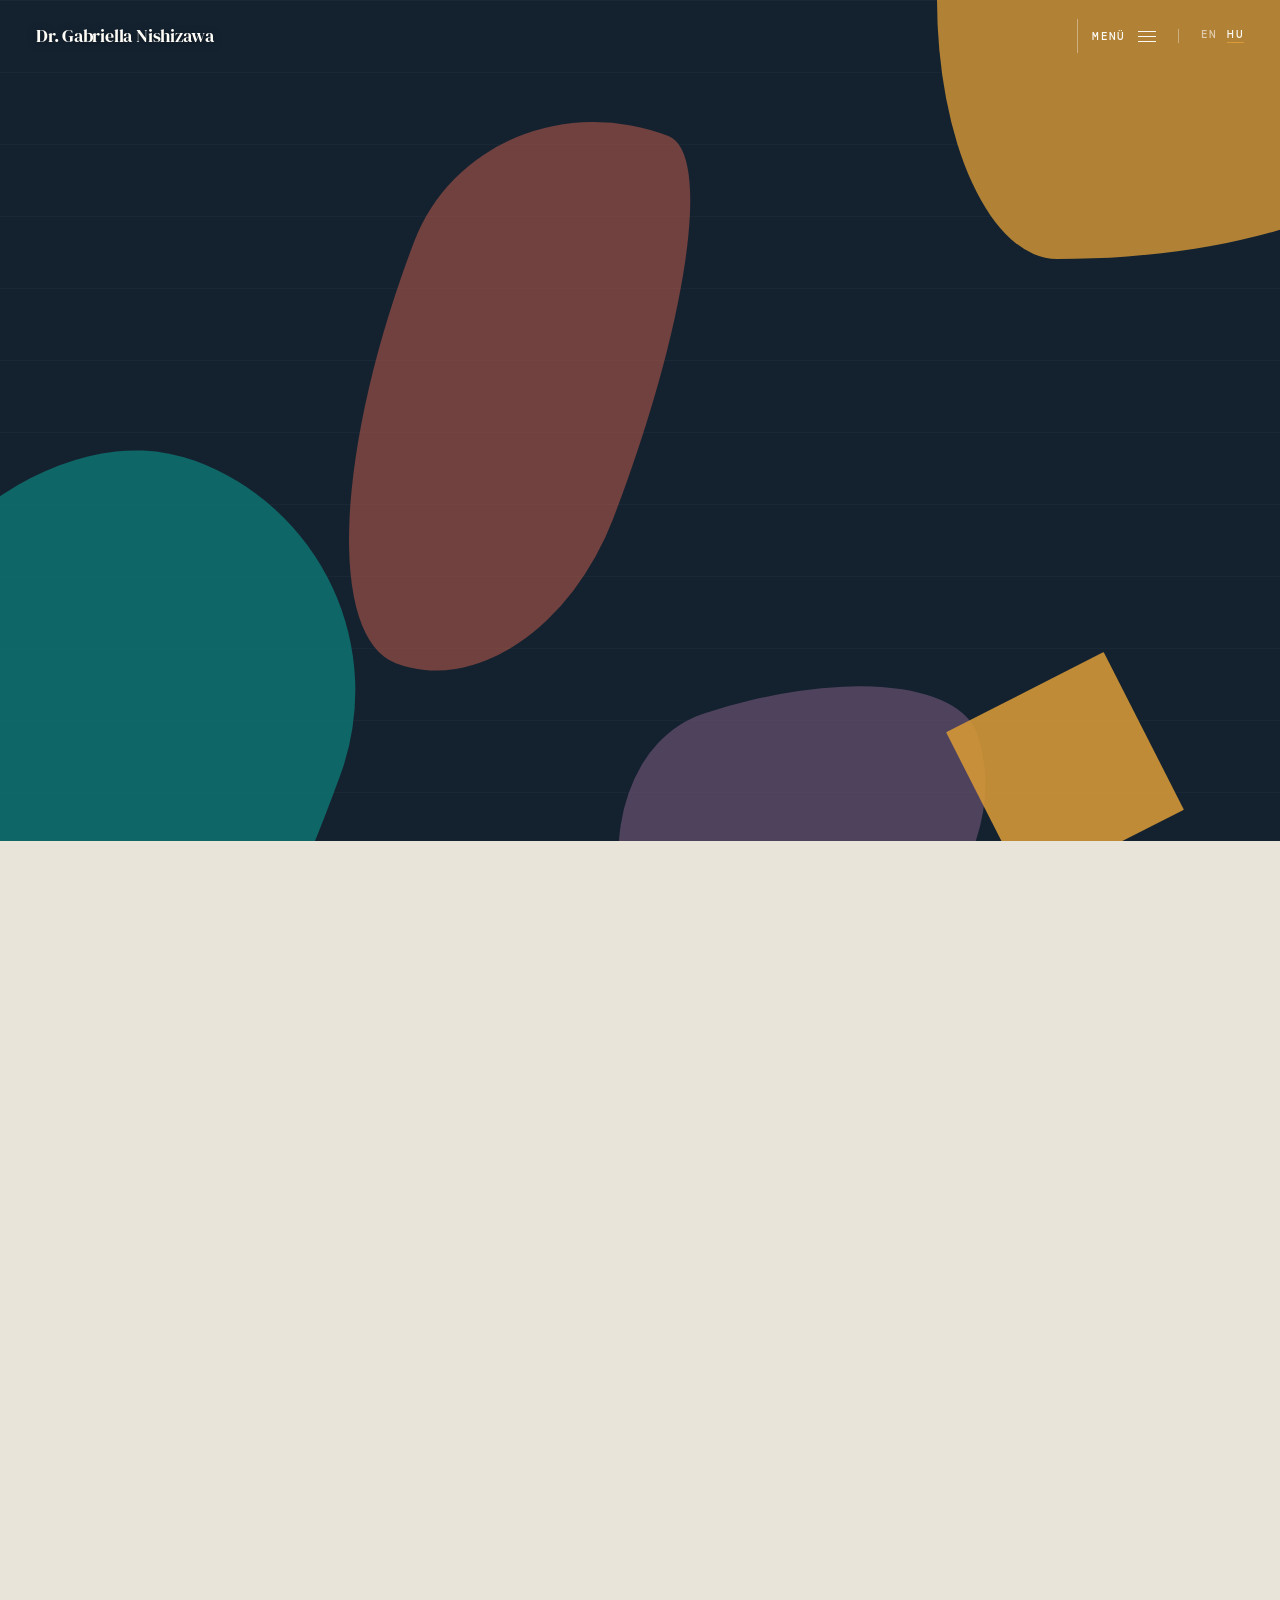
<file: hu/index.html>
<!DOCTYPE html><html lang="hu"><head><meta charset="utf-8"><meta http-equiv="refresh" content="0; url=../?lang=hu"><link rel="canonical" href="https://nishizawagsz.github.io/?lang=hu"><title>Dr. Gabriella Nishizawa</title></head><body><a href="../?lang=hu">Magyar változat</a></body></html>
</file>
<file: art-direction.css>
/*
  Art direction: editorial atelier / contemporary book-arts.
  This sheet intentionally overrides the legacy component skin while retaining its content structure.
*/
:root {
  --ink: #15212d;
  --ink-soft: #293948;
  --paper: #f5f0e7;
  --paper-light: #fbf9f4;
  --paper-deep: #e7dfd1;
  --line: rgba(21, 33, 45, 0.22);
  --text: #27313a;
  --muted: #6b706e;
  --teal: #0e7773;
  --ochre: #d99a37;
  --vermilion: #bd5b4c;
  --aubergine: #685071;
  --serif: "Cormorant Garamond", Georgia, serif;
  --sans: "DM Sans", "Inter", Arial, sans-serif;
  --mono: "DM Mono", ui-monospace, SFMono-Regular, Menlo, monospace;
}

html { background: var(--paper); }
body {
  overflow-x: hidden;
  background-color: var(--paper);
  background-image:
    radial-gradient(circle at 1px 1px, rgba(21,33,45,.055) .7px, transparent .9px);
  background-size: 7px 7px;
  color: var(--text);
  font-family: var(--sans);
  font-size: 16px;
  line-height: 1.72;
}
::selection { background: var(--ochre); color: var(--ink); }
img { max-width: 100%; }
a { color: inherit; text-underline-offset: .22em; text-decoration-thickness: 1px; }
a:focus-visible, button:focus-visible { outline: 3px solid var(--ochre); outline-offset: 4px; }

.skip-link {
  position: fixed; z-index: 1000; left: 24px; top: 14px;
  transform: translateY(-180%); padding: 10px 16px;
  color: var(--paper-light); background: var(--ink); font: 500 .76rem/1 var(--mono);
  letter-spacing: .08em; text-transform: uppercase; text-decoration: none;
  transition: transform .2s ease;
}
.skip-link:focus { transform: translateY(0); }
.container { max-width: 1180px; padding: 0 36px; }

/* Navigation: a typographic masthead, not a dashboard bar. */
.topnav {
  position: sticky; top: 0; z-index: 50;
  background: rgba(245, 240, 231, .94);
  border-bottom: 1px solid var(--line);
  backdrop-filter: blur(14px);
}
.topnav-inner { max-width: 1320px; padding: 15px 36px; gap: 32px; }
.topnav a { color: var(--ink-soft); font-size: .72rem; letter-spacing: .035em; }
.topnav > .topnav-inner > a:first-child {
  position: relative; color: var(--ink) !important; font-family: var(--serif) !important;
  font-size: 1.42rem !important; letter-spacing: -.025em; line-height: 1;
}
.topnav > .topnav-inner > a:first-child::before {
  content: "GN"; display: inline-grid; place-items: center; width: 26px; height: 26px;
  margin-right: 10px; vertical-align: 2px; background: var(--ink); color: var(--paper-light);
  font: 500 .58rem/1 var(--mono); letter-spacing: -.1em;
}
.topnav-links { gap: 18px 21px; justify-content: flex-end; }
.topnav-links a { position: relative; white-space: nowrap; text-decoration: none; }
.topnav-links a::after {
  content: ""; position: absolute; left: 0; right: 0; bottom: -5px; height: 1px;
  transform: scaleX(0); transform-origin: right; background: var(--vermilion); transition: transform .22s ease;
}
.topnav-links a:hover, .topnav-links a[aria-current="true"] { color: var(--vermilion); }
.topnav-links a:hover::after, .topnav-links a[aria-current="true"]::after { transform: scaleX(1); transform-origin: left; }

/* Hero: a book-jacket-like opening spread. */
.hero {
  min-height: 650px; padding: clamp(74px, 10vw, 142px) 36px clamp(82px, 9vw, 128px);
  color: var(--paper-light); background: var(--ink); isolation: isolate;
}
.hero::before {
  top: 0; right: 0; width: min(45vw, 670px); height: 100%; border-radius: 0;
  background:
    linear-gradient(90deg, transparent 49%, rgba(245,240,231,.12) 50%, transparent 51%) 0 0 / 58px 58px,
    linear-gradient(rgba(245,240,231,.1) 1px, transparent 1px) 0 0 / 58px 58px;
  opacity: .42; filter: none;
}
.hero::after {
  left: auto; bottom: -26px; right: 10%; width: 180px; height: 180px; border-radius: 0;
  background: var(--ochre); clip-path: polygon(50% 0, 100% 50%, 50% 100%, 0 50%); opacity: 1;
}
.hero-inner {
  max-width: 1180px; grid-template-columns: minmax(230px, .6fr) minmax(0, 1.4fr);
  gap: clamp(42px, 7vw, 92px); align-items: end;
}
.hero-photo { width: min(280px, 28vw); height: min(360px, 34vw); margin: 0 0 4px 18px; }
.hero-photo::before {
  inset: -18px 18px 18px -18px; border-radius: 0; opacity: 1; filter: none;
  background: var(--teal); animation: none; transform: rotate(-4deg);
}
.hero-photo::after {
  content: ""; position: absolute; z-index: 3; width: 122px; height: 1px; top: 30px; left: -54px;
  background: var(--ochre); box-shadow: 0 16px 0 var(--ochre), 0 32px 0 var(--ochre);
}
.hero-photo-blob {
  border: 1px solid rgba(245,240,231,.66); border-radius: 0; box-shadow: none; animation: none;
  clip-path: polygon(10% 0, 100% 0, 100% 89%, 89% 100%, 0 100%, 0 11%);
}
.hero-photo-blob::after {
  content: ""; position:absolute; inset: 10px; border:1px solid rgba(245,240,231,.35); pointer-events:none;
}
.hero-photo-blob img { filter: grayscale(100%) contrast(1.08); object-position: center top; }
.hero-name {
  max-width: 740px; margin-bottom: 17px; color: var(--paper-light); font-family: var(--serif);
  font-size: clamp(3.8rem, 7vw, 6.25rem); font-weight: 600; line-height: .83; letter-spacing: -.07em;
}
.hero-name::after { content: ""; display: block; width: 78px; margin: 28px 0 0 6px; border-top: 4px solid var(--ochre); }
.hero-title { max-width: 740px; margin-bottom: 25px; color: #add5d0; font: 500 .75rem/1.5 var(--mono); letter-spacing: .09em; }
.hero-bio { max-width: 690px; color: rgba(251,249,244,.81); font-size: 1.03rem; line-height: 1.74; text-align: left !important; }
.hero-tags { gap: 9px 20px; margin-top: 27px; }
.hero-tag { padding: 0 0 3px; border: 0; border-bottom: 1px solid rgba(251,249,244,.34); border-radius: 0; background: none; color: rgba(251,249,244,.76); font-size: .74rem; }
.hero-actions { gap: 18px; margin-top: 34px; }
.btn { padding: 10px 0; border-radius: 0; font-size: .75rem; font-weight: 600; letter-spacing: .08em; text-transform: uppercase; }
.btn-primary { color: var(--paper-light); background: transparent; border-bottom: 2px solid var(--ochre); }
.btn-primary:hover { color: var(--ochre); background: transparent; }
.btn-light { color: var(--paper-light); background: transparent; border-bottom: 2px solid var(--teal); }
.btn-light:hover { color: #a9d6d2; background: transparent; }
.btn-ghost { padding: 10px 0; border: 0; border-bottom: 2px solid var(--vermilion); color: var(--paper-light); }
.btn-ghost:hover { background: transparent; color: #f7b5aa; }

/* Legacy decorative waves are removed in favour of editorial rule lines. */
.wave-divider { display: none !important; }

/* Shared editorial apparatus. */
.section { position: relative; padding: clamp(78px, 9vw, 132px) 0; overflow: hidden; background: var(--paper-light); }
.section::before { content: ""; position:absolute; width:72px; height:72px; right: max(3vw, 24px); top: 54px; border: 1px solid rgba(21,33,45,.16); transform: rotate(45deg); pointer-events:none; }
.section-alt { background: var(--paper-deep); }
.section-label { position: relative; display: inline-block; margin: 0 0 18px; padding-left: 58px; color: var(--aubergine); font: 500 .7rem/1 var(--mono); letter-spacing: .12em; }
.section-label::before { content: ""; position: absolute; left: 0; top: .45em; width: 42px; height: 1px; background: currentColor; }
.section-heading { max-width: 760px; margin: 0 0 20px; color: var(--ink); font-family: var(--serif); font-size: clamp(2.8rem, 5.1vw, 4.85rem); font-weight: 600; line-height: .91; letter-spacing: -.055em; text-align: left; }
.divider { width: 66px; height: 5px; margin: 0 0 28px; border-radius: 0; background: var(--ochre); }
.section-intro { max-width: 720px; margin: 0 0 46px; color: var(--muted); font-size: 1.05rem; line-height: 1.75; text-align: left; }

/* First portfolio spread: large identity illustration + typographic supporting columns. */
#strands { padding-top: clamp(64px, 8vw, 104px); background: #e9e4da; }
#strands::before { right: 12%; top: 105px; width: 150px; height: 150px; border-color: rgba(104,80,113,.3); }
.glance { max-width: 100%; grid-template-columns: repeat(3, 1fr); gap: 0; margin: 0 0 86px; border-top: 1px solid var(--ink); border-bottom: 1px solid var(--ink); }
.glance a { min-height: 192px; padding: 25px 29px; border: 0; border-radius: 0; border-right: 1px solid var(--line); border-top: 0; box-shadow: none; background: transparent; transition: background .18s ease; }
.glance a:last-child { border-right: 0; }
.glance a:hover { background: rgba(255,255,255,.42); transform: none; }
.glance .g-label { margin-bottom: 23px; color: var(--vermilion); font: 500 .66rem/1 var(--mono); letter-spacing: .12em; }
.glance h3 { margin-bottom: 8px; color: var(--ink); font-family: var(--serif); font-size: 1.55rem; line-height: 1; }
.glance .g-icon { width: 26px; height: 26px; }
.glance p { max-width: 290px; color: var(--muted); font-size: .87rem; line-height: 1.58; }
.glance .g-more { color: var(--teal); font-size: .72rem; letter-spacing: .06em; text-transform: uppercase; }
.strands-head { grid-template-columns: minmax(0,1fr) minmax(260px,.42fr); gap: 60px; margin: 0 0 45px; padding-bottom: 31px; border-bottom: 1px solid var(--ink); }
.strands-title { color: var(--ink); font-family: var(--serif); font-size: clamp(3.25rem,5.3vw,5.1rem); font-weight: 600; line-height: .87; letter-spacing: -.06em; }
.strands-title em { color: var(--vermilion); }
.strands-quote { max-width: 340px; padding: 4px 0 4px 23px; color: var(--ink-soft); border-left: 2px solid var(--ochre); font-size: .98rem; line-height: 1.6; }
.strands-lead { grid-template-columns: minmax(280px,.92fr) minmax(0,1.08fr); gap: clamp(38px,7vw,96px); align-items: center; margin-bottom: 44px; }
.strands-art { position:relative; margin:0; }
.strands-art::after { content:""; position:absolute; z-index:0; top: 7%; bottom: 7%; right: -6%; width: 20px; background: var(--ochre); }
.strands-art img { position:relative; z-index:1; width: 100%; max-height: 690px; object-fit: cover; object-position: center; display:block; border: 1px solid var(--ink); box-shadow: 13px 13px 0 var(--teal); }
.strands-lead-kicker { max-width: 380px; margin-bottom: 21px; color: var(--aubergine); font-family: var(--serif); font-size: clamp(2rem,3.1vw,3.1rem); font-weight:600; line-height:.98; }
.strands-lead-text { max-width: 560px; color: var(--muted); font-size: .99rem; line-height: 1.75; text-align:left !important; }
.strands-lead-text + .strands-lead-text { margin-top: 17px; }
.strand-grid { gap: 0; margin-top: 0; border: 1px solid var(--ink); }
.strand-card { border: 0; border-radius: 0; border-right: 1px solid var(--line); border-bottom: 1px solid var(--line); box-shadow:none; background: rgba(255,255,255,.28); }
.strand-card:nth-child(2n) { border-right: 0; }
.strand-card:nth-child(n+3) { border-bottom: 0; }
.strand-bar { height: 7px; }
.strand-body { min-height: 260px; padding: 29px 30px 31px; }
.strand-top h3 { color: var(--ink); font-family:var(--serif); font-size:2rem; line-height:1; }
.strand-num { font-family:var(--mono); }
.strand-sub { margin: 8px 0 17px; font-family:var(--mono); }
.strand-body p:last-child { color: var(--muted); font-size:.92rem; line-height:1.65; text-align:left !important; }
.strands-band { margin-top: 0; padding: 28px 31px; border-radius:0; background: var(--ink); }
.strands-band p { color: rgba(251,249,244,.83); font-size: 1rem; text-align:left !important; }
.strands-band p strong { color: #a8d7d3; }
.strands-legend { max-width: 280px; }
.strands-legend span { font-family:var(--mono); font-size:.61rem; }

/* Experience: layers as a single editorial aside, not a statistics dashboard. */
#practice { background: var(--paper-light); }
#practice::before { left: 5%; right:auto; top: 13%; border-color: rgba(14,119,115,.33); }
.layers { max-width: 1120px; grid-template-columns: minmax(300px,.85fr) minmax(0,1.15fr); gap: clamp(38px,7vw,95px); align-items: start; margin: 0; }
.layers-figure { padding: 26px; border-top: 6px solid var(--teal); border-right:1px solid var(--line); border-bottom:1px solid var(--line); border-left:1px solid var(--line); background:#e7efed; }
.layers-figure svg { filter: saturate(.72); }
.layers-note { padding-top: 22px; }
.layers-note p { max-width: 590px; margin:0 0 18px; color: var(--muted); font-size: 1.04rem; line-height:1.78; text-align:left !important; }
.layers-note p:first-child::first-letter { float:left; margin: .1em .12em 0 0; color:var(--teal); font-family:var(--serif); font-size:4.4rem; line-height:.7; }

/* Story section: white space and an open reading room. */
#beginning { background: #f7f3eb; }
#beginning::before { top: 98px; right: 11%; width: 118px; height:118px; border-color:rgba(217,154,55,.48); }
.story-figure { max-width: 1050px; margin: 5px 0 20px; padding: 24px 0 21px; border-top:1px solid var(--line); border-bottom:1px solid var(--line); }
.story-figure svg { filter: saturate(.67) contrast(1.03); }
.figure-caption { max-width: 620px; margin: 15px 0 43px; color: var(--muted); font-size:.84rem; text-align:left; }
.about-text { max-width: 830px; margin:0 0 0 auto; padding: 0 0 0 40px; border:0; border-left: 2px solid var(--aubergine); border-radius:0; box-shadow:none; background:transparent; color:var(--text); font-size:1.1rem; line-height:1.85; }
.about-text p { text-align:left !important; }
.about-text p + p { margin-top: 20px; }

/* Help section: a calm, inky reference spread. */
#help { background: var(--ink); color:var(--paper-light); }
#help::before { left: auto; right:10%; top:78px; border-color:rgba(245,240,231,.22); }
#help .section-label { color:#9fd5d0; }
#help .section-heading { color:var(--paper-light); max-width: 820px; }
#help .divider { background:var(--ochre); }
#help .strands-figure { max-width: 1000px; margin: 47px 0 36px; padding: 20px 0; border-top:1px solid rgba(245,240,231,.22); border-bottom:1px solid rgba(245,240,231,.22); }
#help .strands-figure svg { filter: brightness(1.22) saturate(.7); }
#help .figure-caption { color: rgba(245,240,231,.6); }
.help-grid { gap: 0; border-top:1px solid rgba(245,240,231,.3); border-bottom:1px solid rgba(245,240,231,.3); }
.help-col { border:0; border-radius:0; border-right:1px solid rgba(245,240,231,.25); box-shadow:none; background:transparent; }
.help-col:last-child { border-right:0; }
.help-top { height:6px; }
.help-body { padding: 31px 29px 35px; }
.help-body h3 { color:var(--paper-light); font-family:var(--serif); font-size:1.7rem; line-height:1; }
.help-body li { color:rgba(245,240,231,.72); font-size:.9rem; text-align:left !important; }
.help-body li::before { color:var(--ochre); }

/* Literacy: principles set as a printer's tray. */
#literacy { background:#e7ded0; }
#literacy .section-intro { max-width: 770px; }
#literacy .story-figure { max-width: 100%; }
.why-grid { max-width:100%; gap:0; border:1px solid var(--ink); }
.why-cell { min-height:248px; border:0; border-radius:0; border-right:1px solid var(--line); border-bottom:1px solid var(--line); box-shadow:none; background:rgba(251,249,244,.45); transition:background .2s ease; }
.why-cell:nth-child(2n) { border-right:0; }
.why-cell:nth-child(n+3) { border-bottom:0; }
.why-cell:hover { box-shadow:none; background:#f8f4ec; transform:none; }
.why-cell-top { height:6px; }
.why-top-1,.why-top-2,.why-top-3,.why-top-4 { background:var(--teal); }
.why-cell:nth-child(2) .why-cell-top { background:var(--ochre); }
.why-cell:nth-child(3) .why-cell-top { background:var(--vermilion); }
.why-cell:nth-child(4) .why-cell-top { background:var(--aubergine); }
.why-cell-body { padding:28px 30px 31px; }
.why-cell h3 { margin-bottom: 14px; color:var(--ink); font-family:var(--serif); font-size:1.55rem; letter-spacing:-.025em; text-transform:none; }
.why-cell p { color:var(--muted); font-size:.94rem; line-height:1.7; text-align:left !important; }
.why-num { border-radius:0; background:var(--ink) !important; font-family:var(--mono); }

/* Built work: a flat dossier, deliberately avoiding app-style cards. */
#built { background:var(--paper-light); }
#built::before { top: 109px; right: 13%; border-color:rgba(189,91,76,.35); }
.digital-grid { gap:0; border-top: 1px solid var(--ink); }
.exp-grid { gap:0; border-top:1px solid var(--ink); border-left:1px solid var(--ink); }
.exp-card { border:0; border-radius:0; border-right:1px solid var(--line); border-bottom:1px solid var(--line); box-shadow:none; background:transparent; transition:background .2s ease; }
.exp-card:hover { box-shadow:none; transform:none; background:rgba(231,223,209,.38); }
.exp-visual { height:128px; }
.grad-1{background:var(--teal)}.grad-2{background:var(--ochre)}.grad-3{background:var(--aubergine)}.grad-4{background:#52786d}.grad-5{background:var(--vermilion)}.grad-6{background:#8b673e}.grad-8{background:var(--ink)}
.exp-visual::after { content:""; position:absolute; right:18px; bottom:-1px; width:100px; height:100px; border:1px solid rgba(251,249,244,.45); transform:rotate(45deg); }
.exp-visual .cat { top:18px; left:20px; padding:0; border:0; border-radius:0; background:transparent; color:rgba(251,249,244,.85); font-family:var(--mono); }
.exp-visual .yr { bottom:14px; right:19px; color:rgba(251,249,244,.7); font-family:var(--mono); font-size:.65rem; }
.exp-body { padding:25px 26px 29px; }
.exp-title { color:var(--ink); font-family:var(--serif); font-size:1.55rem; line-height:1.02; }
.exp-org { color:var(--vermilion); font-family:var(--mono); font-size:.67rem; letter-spacing:.05em; }
.exp-body li { color:var(--muted); font-size:.88rem; line-height:1.58; text-align:left !important; }
.tags { gap:7px; }
.tag { padding:0; border-radius:0; background:transparent; color:var(--teal); font-size:.68rem; border-bottom:1px solid currentColor; }

/* Work sample: citation-guided, formal and legible. */
#guide { background:#dcd4c7; }
.guide { max-width:100%; border-radius:0; border:1px solid var(--ink); box-shadow:10px 10px 0 var(--aubergine); background:var(--paper-light); }
.guide-header { padding:30px 35px; border-radius:0; background:var(--ink); }
.guide-header h3 { font-family:var(--serif); font-size:2rem; line-height:1; }
.guide-header .badge { border-radius:0; color:#a9d8d4; font-family:var(--mono); }
.guide-body { padding:35px 36px 40px; }
.guide-flow { margin-bottom:25px; padding-bottom:23px; border-bottom:1px solid var(--line); }
.guide-note { color:var(--muted); text-align:left !important; }
.guide-cols { gap:0; margin-bottom:26px; border:1px solid var(--line); }
.guide-col { padding:23px 25px; }
.guide-col + .guide-col { border-left:1px solid var(--line); }
.guide-col h4 { font-family:var(--serif); font-size:1.32rem; letter-spacing:-.02em; text-transform:none; }
.guide-col li { color:var(--muted); text-align:left !important; }
.guide-block { border-radius:0; background:#ede5d8; }
.guide-block h4 { color:var(--aubergine); font-family:var(--mono); }
.guide-block code { border:0; border-radius:0; background:transparent; color:var(--vermilion); }
.checklist { gap:0; border-top:1px solid var(--line); border-bottom:1px solid var(--line); }
.check { border:0; border-radius:0; border-right:1px solid var(--line); padding:19px 20px; }
.check:last-child { border-right:0; }
.check strong { color:var(--ink); }
.guide-sources a,.guide-note a { color:var(--teal); }

/* Reading culture and contact: letters and notes rather than tiles. */
#reading { background:var(--paper-light); }
#reading .story-figure { max-width: 100%; }
.ideas-grid { max-width:100%; gap:0; border-top:1px solid var(--ink); }
.idea { min-height:205px; gap:22px; border-radius:0; border-bottom:1px solid var(--line); box-shadow:none; background:transparent; }
.idea:nth-child(odd) { border-right:1px solid var(--line); }
.idea .num { width:48px; color:var(--ochre); font-family:var(--serif); font-size:3rem; }
.idea h3 { color:var(--ink); font-family:var(--serif); font-size:1.45rem; line-height:1.03; }
.idea p { color:var(--muted); text-align:left !important; }
#contact { background:var(--vermilion); color:var(--paper-light); }
#contact::before { top:80px; right:10%; border-color:rgba(251,249,244,.38); }
#contact .section-label { color:#fedf9d; }
#contact .section-heading { color:var(--paper-light); }
#contact .divider { background:var(--ink); }
.contact-inner { max-width: 760px; margin:0; text-align:left; }
.contact-inner p { color:rgba(251,249,244,.86); font-size:1.16rem; line-height:1.75; }
.contact-links { justify-content:flex-start; gap:0; margin-top:39px; border-top:1px solid rgba(251,249,244,.5); border-bottom:1px solid rgba(251,249,244,.5); }
.contact-link { padding:15px 24px; border:0; border-right:1px solid rgba(251,249,244,.5); border-radius:0; background:transparent; color:var(--paper-light); font-family:var(--mono); font-size:.7rem; letter-spacing:.08em; text-transform:uppercase; }
.contact-link:last-child { border-right:0; }
.contact-link:hover { border-color:rgba(251,249,244,.5); color:var(--ink); background:#f8d99e; }
footer { padding:30px 24px; background:var(--ink); color:rgba(251,249,244,.6); font: .72rem/1.5 var(--mono); letter-spacing:.055em; }
footer a { color:#a8d7d3; }

/* Motion: quiet, optional, and only applied after JS opts in. */
.motion-ready .reveal { opacity:0; transform:translateY(18px); transition:opacity .62s ease, transform .62s cubic-bezier(.2,.8,.2,1); }
.motion-ready .reveal.is-visible { opacity:1; transform:none; }
.motion-ready .reveal:nth-child(2) { transition-delay:.06s; }
.motion-ready .reveal:nth-child(3) { transition-delay:.12s; }
@media (prefers-reduced-motion: reduce) { *,*::before,*::after { scroll-behavior:auto !important; animation:none !important; transition:none !important; } }

@media (max-width: 900px) {
  .topnav-inner { align-items:flex-start; }
  .topnav-links { gap: 10px 15px; }
  .hero-inner, .strands-lead, .layers { grid-template-columns:1fr; }
  .hero { min-height:auto; }
  .hero-photo { width:220px; height:280px; order:2; margin: 15px 0 0 19px; }
  .strands-art { max-width:480px; }
  .about-text { margin:0; }
}
@media (max-width: 700px) {
  body { font-size:15px; }
  .container { padding:0 22px; }
  .topnav-inner { padding:14px 20px; }
  .topnav > .topnav-inner > a:first-child { font-size:1.25rem !important; }
  .topnav-links { width:100%; justify-content:flex-start; gap:9px 14px; }
  .topnav-links a { font-size:.65rem; }
  .hero { padding:72px 22px 78px; }
  .hero-inner { gap:38px; }
  .hero-name { font-size:clamp(3.4rem,15vw,4.8rem); }
  .hero-photo { width:190px; height:250px; }
  .section { padding:73px 0; }
  .section-heading { font-size:clamp(2.75rem,13vw,4.25rem); }
  .section::before { width:48px; height:48px; top:44px; }
  .glance, .strand-grid, .help-grid, .why-grid, .exp-grid, .ideas-grid { grid-template-columns:1fr; }
  .glance a, .strand-card, .help-col, .why-cell, .exp-card, .idea { border-right:0 !important; border-bottom:1px solid var(--line) !important; }
  .glance a:last-child, .strand-card:last-child, .help-col:last-child, .why-cell:last-child, .exp-card:last-child, .idea:last-child { border-bottom:0 !important; }
  .glance { margin-bottom:62px; }
  .strands-head { grid-template-columns:1fr; gap:24px; }
  .strands-title { font-size:clamp(3rem,14vw,4.25rem); }
  .strands-lead { gap:41px; }
  .strands-art { width:calc(100% - 14px); }
  .strands-art img { box-shadow:9px 9px 0 var(--teal); }
  .about-text { padding-left:25px; font-size:1.02rem; }
  .guide { box-shadow:7px 7px 0 var(--aubergine); }
  .guide-header,.guide-body { padding-left:22px; padding-right:22px; }
  .guide-cols { grid-template-columns:1fr; }
  .guide-col + .guide-col { border-top:1px solid var(--line); border-left:0; }
  .checklist { grid-template-columns:1fr; }
  .check { border-right:0; border-bottom:1px solid var(--line); }
  .contact-link { width:100%; border-right:0; border-bottom:1px solid rgba(251,249,244,.5); }
  .contact-link:last-child { border-bottom:0; }
}

/* The professional layers are a native line drawing, so the one identity artwork stays unique to #strands. */
.layers-figure {
  position: relative;
  min-height: 360px;
  display: grid;
  place-items: center;
  overflow: hidden;
  background-color: #e7efed;
  background-image: linear-gradient(90deg, rgba(14,119,115,.07) 1px, transparent 1px), linear-gradient(rgba(14,119,115,.07) 1px, transparent 1px);
  background-size: 30px 30px;
}
.layers-figure::before {
  content: "";
  position:absolute;
  width: 72%; aspect-ratio: 1;
  border: 1px solid rgba(14,119,115,.35);
  border-radius: 50%;
  box-shadow: 0 0 0 24px rgba(14,119,115,.07), 0 0 0 49px rgba(14,119,115,.07), 0 0 0 75px rgba(14,119,115,.05);
}


/* Revision 2 — retain the editorial palette, but bring back the source site's warmer, more personal typography and portrait treatment. */
:root {
  --serif: "DM Serif Display", Georgia, serif;
  --sans: "Inter", "Segoe UI", system-ui, sans-serif;
}

/* The masthead returns to a quiet nameplate instead of a designed monogram. */
.topnav > .topnav-inner > a:first-child {
  font-size: 1.12rem !important;
  letter-spacing: -.012em;
}
.topnav > .topnav-inner > a:first-child::before { display: none; }

/* Softer text hierarchy: editorial, but recognisably close to the original site. */
.hero-name {
  max-width: 720px;
  font-size: clamp(3.6rem, 6.1vw, 5.35rem);
  font-weight: 400;
  line-height: .96;
  letter-spacing: -.032em;
}
.hero-name::after { width: 62px; margin-top: 24px; }
.hero-title { letter-spacing: .075em; }
.section-heading {
  max-width: 700px;
  font-size: clamp(2.35rem, 4.3vw, 3.85rem);
  font-weight: 400;
  line-height: .98;
  letter-spacing: -.025em;
}
.strands-title {
  font-size: clamp(3rem, 4.6vw, 4.35rem);
  font-weight: 400;
  line-height: .95;
  letter-spacing: -.03em;
}
.strands-lead-kicker { font-weight: 400; letter-spacing: -.018em; }
.role, .strand-top h3, .help-body h3, .why-cell h3, .exp-title, .idea h3 { font-weight: 400; }

/* Restore the supplied portrait in full colour, framed by a slowly shifting, hand-cut organic surround. */
.hero-photo {
  width: 224px;
  height: 280px;
  margin: 0 0 4px 18px;
}
.hero-photo::before {
  inset: -10%;
  border-radius: 70% 30% 50% 50% / 50% 50% 70% 30%;
  background: linear-gradient(135deg, #0e7773 0%, #7b658a 45%, #d99a37 100%);
  opacity: .42;
  filter: blur(14px);
  transform: none;
  animation: blobMorph 9s ease-in-out infinite;
}
.hero-photo::after {
  width: 94px;
  top: 25px;
  left: -36px;
  opacity: .74;
  animation: lineBreathe 9s ease-in-out infinite;
}
.hero-photo-blob {
  border: 2px solid rgba(245,240,231,.38);
  border-radius: 60% 40% 50% 50% / 50% 60% 40% 50%;
  box-shadow: 0 22px 56px rgba(0,0,0,.24);
  clip-path: none;
  animation: blobMorph 9s ease-in-out infinite;
}
.hero-photo-blob::after { inset: 9px; border-radius: inherit; }
.hero-photo-blob img {
  filter: none;
  object-position: center top;
}
@keyframes lineBreathe {
  0%, 100% { transform: translateX(0); opacity: .74; }
  50% { transform: translateX(9px); opacity: .45; }
}

/* No movement is imposed when the visitor asks for less motion. */
@media (prefers-reduced-motion: reduce) {
  .hero-photo::before, .hero-photo::after, .hero-photo-blob { animation: none !important; }
}
@media (max-width: 700px) {
  .hero-name { font-size: clamp(3.25rem, 14vw, 4.25rem); line-height: .97; }
  .hero-photo { width: 200px; height: 250px; margin: 10px auto 0; }
}


/* Revision 3 — a navigation overlay turns the opening screen into a field guide, not a conventional header. */
.topnav {
  position: fixed;
  z-index: 100;
  inset: 0 0 auto;
  height: 0;
  background: transparent;
  border: 0;
  pointer-events: none;
  backdrop-filter: none;
}
.topnav::before {
  content: "";
  position: fixed;
  z-index: -1;
  inset: 0 0 auto;
  height: 0;
  background: rgba(21,33,45,0);
  border-bottom: 1px solid transparent;
  transition: height .35s ease, background .35s ease, border-color .35s ease;
}
.topnav.is-scrolled::before {
  height: 66px;
  background: rgba(21,33,45,.88);
  border-color: rgba(245,240,231,.15);
  backdrop-filter: blur(13px);
}
.topnav-inner {
  position: fixed;
  z-index: 102;
  inset: 0 0 auto;
  max-width: none;
  padding: 19px 36px;
  display: flex;
  justify-content: space-between;
  align-items: center;
  pointer-events: none;
}
.topnav .nav-brand,
.topnav .menu-toggle {
  position: relative;
  z-index: 102;
  pointer-events: auto;
}
.topnav > .topnav-inner > .nav-brand {
  color: var(--paper-light) !important;
  font-family: var(--serif) !important;
  font-size: 1.25rem !important;
  font-weight: 400;
  letter-spacing: -.012em;
  text-decoration: none;
  transition: color .2s ease;
}
.topnav.is-open > .topnav-inner > .nav-brand { color: var(--paper-light) !important; }
.menu-toggle {
  appearance: none;
  display: inline-flex;
  align-items: center;
  gap: 12px;
  min-height: 34px;
  padding: 8px 0 8px 14px;
  border: 0;
  border-left: 1px solid rgba(245,240,231,.42);
  background: transparent;
  color: var(--paper-light);
  cursor: pointer;
  font: 500 .68rem/1 var(--mono);
  letter-spacing: .12em;
  text-transform: uppercase;
}
.menu-toggle:hover { color: #f5c66f; }
.menu-toggle-glyph { display: grid; gap: 4px; width: 18px; }
.menu-toggle-glyph i { display:block; width:18px; height:1px; background:currentColor; transition:transform .25s ease, opacity .2s ease; }
.topnav.is-open .menu-toggle-glyph i:nth-child(1) { transform: translateY(5px) rotate(45deg); }
.topnav.is-open .menu-toggle-glyph i:nth-child(2) { opacity:0; }
.topnav.is-open .menu-toggle-glyph i:nth-child(3) { transform: translateY(-5px) rotate(-45deg); }

.topnav-links {
  position: fixed;
  z-index: 101;
  inset: 0;
  width: 100vw;
  min-height: 100dvh;
  margin: 0;
  padding: clamp(112px,14vh,164px) clamp(30px,8vw,130px) clamp(42px,8vh,92px);
  display: grid;
  grid-template-columns: minmax(230px, .85fr) repeat(2, minmax(210px, 1fr));
  grid-template-rows: repeat(4, minmax(68px, 1fr));
  align-content: center;
  gap: 0 8vw;
  overflow-y: auto;
  visibility: hidden;
  opacity: 0;
  transform: translateY(-16px);
  background: rgba(21,33,45,.78);
  border: 0;
  backdrop-filter: blur(18px) saturate(.86);
  -webkit-backdrop-filter: blur(18px) saturate(.86);
  transition: visibility 0s linear .35s, opacity .35s ease, transform .35s ease;
  pointer-events: none;
}
.topnav.is-open .topnav-links {
  visibility: visible;
  opacity: 1;
  transform: none;
  transition: opacity .35s ease, transform .35s ease;
  pointer-events: auto;
}
.menu-intro {
  grid-row: 1 / -1;
  align-self: center;
  padding: 0 6vw 0 0;
  border-right: 1px solid rgba(245,240,231,.25);
}
.menu-eyebrow {
  margin: 0 0 16px;
  color: #afd7d2;
  font: 500 .68rem/1 var(--mono);
  letter-spacing: .12em;
  text-transform: uppercase;
}
.menu-title {
  max-width: 290px;
  margin: 0;
  color: var(--paper-light);
  font-family: var(--serif);
  font-size: clamp(2.55rem,4vw,4.35rem);
  font-weight: 400;
  line-height: .9;
  letter-spacing: -.04em;
}
.menu-note {
  max-width: 250px;
  margin: 24px 0 0;
  color: rgba(245,240,231,.68);
  font-size: .92rem;
  line-height: 1.5;
}
.topnav-links > a {
  position: relative;
  align-self: center;
  padding: 17px 0 17px 46px;
  border-bottom: 1px solid rgba(245,240,231,.25);
  color: var(--paper-light);
  font-family: var(--serif);
  font-size: clamp(1.3rem,2vw,1.9rem);
  font-weight: 400;
  letter-spacing: -.018em;
  line-height: 1;
  text-decoration: none;
  white-space: normal;
  transition: color .2s ease, padding-left .2s ease, border-color .2s ease;
}
.topnav-links > a::before {
  content: attr(data-index);
  position: absolute;
  left: 0;
  top: 50%;
  transform: translateY(-50%);
  color: #f0b955;
  font: 500 .64rem/1 var(--mono);
  letter-spacing: .09em;
}
.topnav-links > a::after { display:none; }
.topnav-links > a:hover,
.topnav-links > a:focus-visible {
  padding-left: 54px;
  color: #f0b955;
  border-bottom-color: #f0b955;
  outline: none;
}
body.nav-open { overflow: hidden; }

/* The existing layers illustration remains visible as an intentional visual, with its labels placed above it. */
#practice .layers-figure {
  min-height: 0;
  padding: 0;
  border-top: 6px solid var(--teal);
  border-right: 1px solid var(--line);
  border-bottom: 1px solid var(--line);
  border-left: 1px solid var(--line);
  background: #e7efed;
  background-image: none;
}
#practice .layers-figure::before { display: none; }

@media (max-width: 820px) {
  .topnav-inner { padding: 17px 22px; }
  .topnav > .topnav-inner > .nav-brand { font-size: 1.05rem !important; }
  .topnav.is-scrolled::before { height: 59px; }
  .topnav-links {
    grid-template-columns: 1fr;
    grid-template-rows: auto;
    gap: 0;
    align-content: start;
    padding: 102px 24px 42px;
  }
  .menu-intro { grid-row:auto; padding:0 0 31px; border-right:0; border-bottom:1px solid rgba(245,240,231,.25); }
  .menu-title { max-width:340px; font-size:2.7rem; }
  .menu-note { margin-top:15px; }
  .topnav-links > a { min-height:63px; padding:20px 0 18px 45px; font-size:1.46rem; }
  .topnav-links > a:hover,.topnav-links > a:focus-visible { padding-left:51px; }
  #practice .layers-figure svg text { font-size:18px !important; letter-spacing:.7px !important; }
}
@media (prefers-reduced-motion: reduce) {
  .topnav::before, .topnav-links, .topnav-links > a, .menu-toggle-glyph i { transition:none !important; }
}




#practice .layers { grid-template-columns: minmax(440px, 1.1fr) minmax(300px, .85fr); gap: clamp(30px, 5vw, 72px); }
@media (max-width: 900px) { #practice .layers { grid-template-columns: 1fr; } }


/* Keep section titles visible when reached from the overlay index. */
section[id] { scroll-margin-top: 82px; }


/* Revision 4 — the menu is a transparent colour field over a living, figurative hero, not a dark text curtain. */
.hero {
  background: #142230;
  min-height: 700px;
}
.hero::before {
  width: 100%; height: 100%; top:0; right:0;
  background:
    linear-gradient(90deg, transparent 49.8%, rgba(245,240,231,.12) 50%, transparent 50.2%) 0 0 / 72px 72px,
    linear-gradient(rgba(245,240,231,.10) 1px, transparent 1px) 0 0 / 72px 72px;
  opacity: .28;
}
.hero::after {
  z-index: 0;
  width: 250px; height:250px; right: 7%; bottom:-55px;
  background: var(--ochre);
  opacity: .88;
  transform: rotate(18deg);
}
.hero-colourfield { position:absolute; z-index:0; inset:0; overflow:hidden; pointer-events:none; }
.field-shape { position:absolute; display:block; opacity:.8; animation: paperDrift 15s ease-in-out infinite; }
.field-teal { width:510px; height:700px; left:-190px; bottom:-295px; border-radius:52% 48% 20% 80% / 61% 35% 65% 39%; background:var(--teal); transform:rotate(20deg); }
.field-ochre { width:480px; height:400px; right:-130px; top:-150px; border-radius:48% 52% 75% 25% / 35% 66% 34% 65%; background:var(--ochre); animation-delay:-5s; }
.field-coral { width:285px; height:590px; left:28%; top:85px; border-radius:70% 30% 53% 47% / 32% 64% 36% 68%; background:var(--vermilion); opacity:.55; transform:rotate(21deg); animation-delay:-9s; }
.field-violet { width:390px; height:300px; right:22%; bottom:-145px; border-radius:35% 65% 62% 38% / 60% 35% 65% 40%; background:var(--aubergine); opacity:.7; transform:rotate(-18deg); animation-delay:-12s; }
@keyframes paperDrift { 0%,100%{margin:0} 50%{margin:12px -9px -8px 9px} }
.hero-inner { z-index:2; }
.hero-photo { position:relative; z-index:3; width:310px; height:390px; margin:0 0 4px 22px; }
.hero-photo::before { opacity:.58; filter:blur(16px); }
.hero-photo-blob { border-color:rgba(255,255,255,.62); box-shadow:0 30px 64px rgba(0,0,0,.29); }
.hero-bio { position:relative; z-index:2; text-shadow:0 1px 10px rgba(13,25,38,.33); }
.hero-name,.hero-title,.hero-tags,.hero-actions { position:relative; z-index:2; }

/* Low-opacity colour glass shows the figurative hero underneath while keeping every link legible. */
.topnav-links {
  background: rgba(12,25,37,.30);
  backdrop-filter: blur(2px) saturate(1.22);
  -webkit-backdrop-filter: blur(2px) saturate(1.22);
}
.menu-intro { position:relative; overflow:hidden; border-right-color:rgba(245,240,231,.38); }
.menu-intro::before,
.menu-intro::after { content:""; position:absolute; z-index:-1; display:block; opacity:.72; }
.menu-intro::before { width:220px; height:320px; left:26px; bottom:-135px; border-radius:58% 42% 67% 33% / 35% 55% 45% 65%; background:var(--teal); transform:rotate(25deg); }
.menu-intro::after { width:190px; height:190px; right:-65px; top:-52px; border-radius:50%; background:var(--vermilion); }
.menu-title { color:var(--paper-light); text-shadow:0 2px 18px rgba(12,25,37,.38); }
.menu-eyebrow { color:#b5ebe2; }
.menu-note { color:rgba(255,255,255,.88); }
.topnav-links > a { border-left:3px solid var(--menu-accent); border-bottom-color:rgba(245,240,231,.34); color:var(--menu-accent); background:rgba(245,240,231,.07); text-shadow:0 2px 12px rgba(12,25,37,.42); }
.topnav-links > a::before { color:var(--menu-accent); }
.topnav-links > a:nth-of-type(1) { --menu-accent:#73d8d0; }
.topnav-links > a:nth-of-type(2) { --menu-accent:#f3bd57; }
.topnav-links > a:nth-of-type(3) { --menu-accent:#ff9b85; }
.topnav-links > a:nth-of-type(4) { --menu-accent:#c6a0e1; }
.topnav-links > a:nth-of-type(5) { --menu-accent:#86d1be; }
.topnav-links > a:nth-of-type(6) { --menu-accent:#f2d18c; }
.topnav-links > a:nth-of-type(7) { --menu-accent:#f6a2ac; }
.topnav-links > a:nth-of-type(8) { --menu-accent:#bbb5eb; }
.topnav-links > a:hover,
.topnav-links > a:focus-visible { color:var(--paper-light); border-bottom-color:var(--menu-accent); background:color-mix(in srgb, var(--menu-accent) 22%, transparent); }

/* Exact restoration of the original layer composition, now served from the local source asset. */
#practice .layers { grid-template-columns:minmax(360px,.95fr) minmax(300px,1.05fr); }
#practice .layers-figure { min-height:0; padding:0; overflow:hidden; background:transparent; border:0; }
#practice .layers-figure::before { display:none; }
#practice .layers-figure svg { display:block; width:100%; height:auto; filter:none; }
#practice .layers-figure svg image { display:block; }

@media (max-width: 900px) {
  .hero-photo { width:258px; height:326px; margin:14px 0 0 22px; }
  #practice .layers { grid-template-columns:1fr; }
}
@media (max-width: 700px) {
  .hero { min-height:720px; }
  .hero-photo { width:214px; height:270px; margin:12px auto 0; }
  .field-coral { left:55%; opacity:.45; }
  .field-ochre { width:290px; height:260px; right:-105px; top:-86px; }
  .topnav-links { background:rgba(12,25,37,.26); backdrop-filter:blur(1px) saturate(1.22); -webkit-backdrop-filter:blur(1px) saturate(1.22); }
  .menu-intro { border-bottom-color:rgba(245,240,231,.35); }
  .topnav-links > a { background:rgba(245,240,231,.08); }
}
@media (prefers-reduced-motion: reduce) { .field-shape { animation:none !important; } }


/* Revision 5 — the portrait is the invitation; the index is revealed through it. */
.topnav-links {
  background: rgba(12,25,37,.16);
  backdrop-filter: none;
  -webkit-backdrop-filter: none;
}
.know-me-trigger {
  position: absolute;
  z-index: 6;
  right: -92px;
  bottom: 22px;
  width: 142px;
  min-height: 108px;
  padding: 15px 14px 15px 17px;
  display: grid;
  grid-template-columns: 1fr auto;
  align-content: center;
  gap: 5px 7px;
  border: 1px solid rgba(245,240,231,.72);
  border-radius: 46% 54% 54% 46% / 58% 43% 57% 42%;
  background: rgba(14,119,115,.86);
  color: var(--paper-light);
  box-shadow: 0 12px 30px rgba(0,0,0,.22);
  cursor: pointer;
  text-align: left;
  transform: rotate(-5deg);
  transition: transform .25s ease, background .25s ease, box-shadow .25s ease;
}
.know-me-trigger::before {
  content:"";
  position:absolute;
  z-index:-1;
  width:44px;
  height:1px;
  left:-36px;
  top:43%;
  background:#f0b955;
  transform:rotate(5deg);
}
.know-me-trigger:hover,
.know-me-trigger:focus-visible {
  background: var(--aubergine);
  box-shadow: 0 18px 36px rgba(0,0,0,.31);
  outline: 2px solid #f0b955;
  outline-offset: 4px;
  transform: translateY(-6px) rotate(0deg);
}
.know-me-kicker {
  grid-column:1 / -1;
  color:#d7f1eb;
  font: 500 .57rem/1 var(--mono);
  letter-spacing:.10em;
  text-transform:uppercase;
}
.know-me-label {
  font-family:var(--serif);
  font-size:1.2rem;
  font-weight:400;
  line-height:.92;
  letter-spacing:-.02em;
}
.know-me-arrow {
  align-self:end;
  color:#f0b955;
  font: 400 1.45rem/1 var(--serif);
  transition:transform .25s ease;
}
.know-me-trigger:hover .know-me-arrow { transform:translate(3px,-3px); }

@media (max-width: 900px) {
  .know-me-trigger { right:-69px; bottom:20px; width:126px; min-height:96px; }
}
@media (max-width: 700px) {
  .topnav-links { background:rgba(12,25,37,.13); backdrop-filter:none; -webkit-backdrop-filter:none; }
  .hero-photo { margin-top:32px; }
  .know-me-trigger { right:-53px; bottom:14px; width:117px; min-height:87px; padding:12px 11px 11px 14px; }
  .know-me-label { font-size:1.05rem; }
}
@media (prefers-reduced-motion: reduce) { .know-me-trigger, .know-me-arrow { transition:none !important; } }


/* When the portrait opens the guide, the writing steps back and the figure becomes the backdrop. */
.hero-inner > *:not(.hero-photo) { transition: opacity .26s ease, transform .26s ease; }
.topnav.is-open ~ .hero .hero-inner > *:not(.hero-photo) {
  opacity: 0;
  pointer-events: none;
  transform: translateX(22px);
}
.topnav.is-open ~ .hero .hero-photo { filter: saturate(1.1) contrast(1.03); }
@media (prefers-reduced-motion: reduce) {
  .hero-inner > *:not(.hero-photo) { transition:none !important; }
}

.topnav.is-open ~ .hero .hero-inner > *:not(.hero-photo) { visibility: hidden; }


/* Revision 6 — align the portrait with the opening line of the profile, and make the invitation gently breathe. */
@media (min-width: 901px) {
  .hero-inner { align-items: start; }
  .hero-photo { margin-top: clamp(42px, 4vw, 64px); }
}

.know-me-trigger {
  transform-origin: center;
  will-change: transform;
  animation: knowMePulse 2.15s cubic-bezier(.45, 0, .25, 1) 1.1s infinite;
}
@keyframes knowMePulse {
  0%, 100% { transform: rotate(-5deg) scale(1); }
  50% { transform: rotate(-5deg) scale(1.085); }
}
.know-me-trigger:hover,
.know-me-trigger:focus-visible {
  animation-play-state: paused;
  transform: translateY(-6px) rotate(0deg) scale(1.06);
}
@media (prefers-reduced-motion: reduce) {
  .know-me-trigger { animation: none !important; }
}

/* Full English display name, while preserving a compact mobile masthead. */
.topnav > .topnav-inner > .nav-brand { max-width: calc(100vw - 120px); line-height: .96; }
@media (max-width: 700px) {
  .topnav > .topnav-inner > .nav-brand { font-size: .93rem !important; }
}


/* On compact screens the portrait and its invitation lead the opening, rather than falling below the profile copy. */
@media (max-width: 900px) {
  .hero-photo {
    order: 0;
    align-self: start;
    margin: 66px 0 12px 22px;
  }
}
@media (max-width: 700px) {
  .topnav > .topnav-inner > .nav-brand { display: none; }
  .topnav-inner { justify-content: flex-end; }
  .hero-inner { gap: 18px; }
  .hero-photo {
    width: 190px;
    height: 240px;
    margin: 52px auto 8px;
  }
}


/* Revision 7 — the shorter display name remains on one line; the portrait becomes a supporting, not competing, element. */
@media (min-width: 901px) {
  .hero-inner {
    grid-template-columns: 280px minmax(0, 1fr);
    gap: clamp(40px, 5vw, 70px);
  }
  .hero-photo {
    width: 280px;
    height: 350px;
    margin-top: clamp(42px, 4vw, 64px);
  }
  .hero-name {
    max-width: none;
    font-size: clamp(2.85rem, 4.5vw, 4.55rem);
    letter-spacing: -.04em;
    white-space: nowrap;
  }
  .know-me-trigger { right: -92px; bottom: 12px; }
}


@media (min-width: 901px) {
  .hero-name { font-size: clamp(2.6rem, 4.1vw, 4.25rem); }
}


@media (min-width: 901px) {
  .know-me-trigger { right: -48px; }
}


@media (min-width: 901px) {
  .know-me-trigger { right: -26px; }
}


/* Revision 8 — the navigation opens as a book: each portfolio area becomes a chapter on a moving paper spread. */
.topnav-links {
  display: grid;
  place-items: center;
  padding: clamp(88px, 11vh, 140px) clamp(24px, 7vw, 110px) clamp(34px, 7vh, 78px);
  overflow: auto;
  background: rgba(12,25,37,.12);
  perspective: 1800px;
}
.navigation-book {
  position: relative;
  width: min(1060px, calc(100vw - 128px));
  min-height: min(610px, calc(100dvh - 164px));
  display: grid;
  grid-template-columns: 1fr 1fr;
  isolation: isolate;
  opacity: 0;
  transform: translateY(44px) scale(.93);
  transform-style: preserve-3d;
  filter: drop-shadow(0 28px 34px rgba(0,0,0,.28));
}
.topnav.is-open .navigation-book { animation: bookArrive .52s cubic-bezier(.18,.88,.28,1) forwards; }
.book-page {
  position: relative;
  z-index: 1;
  min-width: 0;
  padding: clamp(32px,4vw,58px) clamp(28px,4.2vw,60px);
  overflow: hidden;
  color: var(--ink);
  background:
    linear-gradient(90deg, rgba(125,95,52,.10), transparent 10%, transparent 88%, rgba(125,95,52,.12)),
    radial-gradient(circle at 14% 8%, rgba(217,154,55,.17) 0 1px, transparent 1.5px) 0 0 / 11px 11px,
    #f8f1df;
  border: 1px solid rgba(72,55,35,.22);
  backface-visibility: hidden;
}
.book-page::after {
  content: "";
  position: absolute;
  pointer-events: none;
  inset: 13px;
  border: 1px solid rgba(72,55,35,.13);
}
.book-page-left {
  transform: perspective(1800px) rotateY(76deg);
  transform-origin: right center;
  border-radius: 15px 3px 3px 15px;
  box-shadow: inset -20px 0 26px rgba(82,54,25,.10);
}
.book-page-right {
  transform: perspective(1800px) rotateY(-76deg);
  transform-origin: left center;
  border-radius: 3px 15px 15px 3px;
  box-shadow: inset 20px 0 26px rgba(82,54,25,.10);
}
.topnav.is-open .book-page-left { animation: openLeftPage .78s cubic-bezier(.16,.88,.24,1) .08s forwards; }
.topnav.is-open .book-page-right { animation: openRightPage .78s cubic-bezier(.16,.88,.24,1) .15s forwards; }
.book-spine {
  position: absolute;
  z-index: 3;
  top: 2.4%;
  bottom: 2.4%;
  left: 50%;
  width: 18px;
  transform: translateX(-50%);
  background: linear-gradient(90deg, #755439, #d5bc92 44%, #62452f 52%, #e5d0ad 64%, #76563a);
  border-inline: 1px solid rgba(59,38,22,.28);
  box-shadow: 0 0 12px rgba(44,28,17,.26);
  opacity: 0;
}
.topnav.is-open .book-spine { animation: spineAppear .48s ease .47s forwards; }

.navigation-book .menu-intro {
  position: relative;
  z-index: 1;
  display: block;
  margin: 0 0 clamp(20px,3vh,34px);
  padding: 0 0 23px;
  border: 0;
  border-bottom: 1px solid rgba(72,55,35,.28);
}
.navigation-book .menu-intro::before,
.navigation-book .menu-intro::after { display: none; }
.navigation-book .menu-eyebrow { color: var(--teal); font-size: .62rem; }
.navigation-book .menu-title {
  max-width: 340px;
  color: var(--ink);
  font-size: clamp(2.1rem,3.4vw,3.6rem);
  line-height: .91;
  text-shadow: none;
}
.navigation-book .menu-note {
  max-width: 310px;
  margin-top: 15px;
  color: var(--muted);
  font-size: .86rem;
}
.book-continuation {
  position: relative;
  z-index: 1;
  margin: 0 0 clamp(20px,3vh,34px);
  padding: 0 0 22px;
  border-bottom: 1px solid rgba(72,55,35,.28);
  color: var(--aubergine);
  font: 500 .65rem/1 var(--mono);
  letter-spacing: .14em;
  text-transform: uppercase;
}
.navigation-book a {
  position: relative;
  z-index: 1;
  display: flex;
  align-items: center;
  min-height: 54px;
  padding: 12px 25px 12px 43px;
  border: 0;
  border-bottom: 1px solid rgba(72,55,35,.18);
  color: var(--ink);
  background: transparent;
  font-family: var(--serif);
  font-size: clamp(1.2rem,1.65vw,1.62rem);
  font-weight: 400;
  letter-spacing: -.018em;
  line-height: 1.05;
  text-decoration: none;
  text-shadow: none;
  transition: color .18s ease, background .18s ease, padding-left .18s ease;
}
.navigation-book a::before {
  content: attr(data-index);
  position: absolute;
  left: 0;
  top: 50%;
  transform: translateY(-50%);
  color: var(--vermilion);
  font: 500 .58rem/1 var(--mono);
  letter-spacing: .08em;
}
.navigation-book a::after {
  content: "↗";
  position: absolute;
  right: 4px;
  opacity: 0;
  color: var(--teal);
  font: 400 1.12rem/1 var(--serif);
  transition: opacity .18s ease, transform .18s ease;
}
.navigation-book a:hover,
.navigation-book a:focus-visible {
  padding-left: 50px;
  color: var(--teal);
  background: rgba(14,119,115,.08);
  outline: none;
}
.navigation-book a:hover::after,
.navigation-book a:focus-visible::after { opacity: 1; transform: translateX(1px) translateY(-1px); }

@keyframes bookArrive {
  to { opacity: 1; transform: translateY(0) scale(1); }
}
@keyframes openLeftPage {
  to { transform: perspective(1800px) rotateY(0); }
}
@keyframes openRightPage {
  to { transform: perspective(1800px) rotateY(0); }
}
@keyframes spineAppear { to { opacity: 1; } }

@media (max-width: 820px) {
  .topnav-links {
    display: block;
    padding: 83px 18px 30px;
    overflow-y: auto;
  }
  .navigation-book {
    width: min(100%, 470px);
    min-height: 0;
    margin: 0 auto;
    display: grid;
    grid-template-columns: 1fr;
    gap: 12px;
    filter: drop-shadow(0 17px 23px rgba(0,0,0,.28));
  }
  .book-page {
    padding: 29px 25px 30px;
    border-radius: 12px;
    transform: translateY(20px);
  }
  .topnav.is-open .book-page-left,
  .topnav.is-open .book-page-right { animation: mobilePageArrive .48s cubic-bezier(.18,.88,.28,1) forwards; }
  .topnav.is-open .book-page-right { animation-delay: .12s; }
  .book-spine {
    top: calc(50% - 18px);
    bottom: auto;
    left: 11%;
    right: 11%;
    width: auto;
    height: 9px;
    transform: none;
  }
  .navigation-book .menu-title { font-size: clamp(2rem,10vw,2.9rem); }
  .navigation-book a { min-height: 51px; font-size: 1.38rem; }
}
@keyframes mobilePageArrive { to { opacity: 1; transform: none; } }
@media (prefers-reduced-motion: reduce) {
  .navigation-book,
  .book-page,
  .book-spine { animation: none !important; opacity: 1; transform: none; }
}


/* Keep the open book centred on a single stage instead of the legacy multi-column menu grid. */
.topnav-links {
  grid-template-columns: minmax(0, 1fr);
  grid-template-rows: minmax(0, 1fr);
  align-content: stretch;
  gap: 0;
}
.navigation-book {
  align-self: center;
  justify-self: center;
}
@media (max-width: 820px) {
  .book-spine { display: none; }
}


/* Revision 9 — translucent vellum pages keep the portrait visible; each chapter regains its colour and responds like a living tab. */
.book-page {
  background:
    linear-gradient(90deg, rgba(125,95,52,.11), transparent 10%, transparent 88%, rgba(125,95,52,.12)),
    radial-gradient(circle at 14% 8%, rgba(217,154,55,.14) 0 1px, transparent 1.5px) 0 0 / 11px 11px,
    rgba(248,241,223,.56);
  border-color: rgba(245,232,207,.58);
  backdrop-filter: saturate(1.06);
  -webkit-backdrop-filter: saturate(1.06);
}
.book-page::after { border-color: rgba(82,61,38,.20); }
.book-spine { opacity: .74; }

.navigation-book a {
  --chapter: var(--teal);
  color: var(--chapter);
  transform-origin: left center;
  will-change: transform;
  transition: color .2s ease, background .2s ease, padding-left .2s ease, transform .24s cubic-bezier(.2,.85,.24,1), box-shadow .24s ease;
}
.navigation-book a::before,
.navigation-book a::after { color: var(--chapter); }
.book-page-left a:nth-of-type(1) { --chapter: #0e7773; }
.book-page-left a:nth-of-type(2) { --chapter: #c17b1e; }
.book-page-left a:nth-of-type(3) { --chapter: #bd5b4c; }
.book-page-left a:nth-of-type(4) { --chapter: #685071; }
.book-page-right a:nth-of-type(1) { --chapter: #0e7773; }
.book-page-right a:nth-of-type(2) { --chapter: #c17b1e; }
.book-page-right a:nth-of-type(3) { --chapter: #bd5b4c; }
.book-page-right a:nth-of-type(4) { --chapter: #685071; }
.navigation-book a:hover,
.navigation-book a:focus-visible {
  padding-left: 50px;
  color: var(--chapter);
  background: color-mix(in srgb, var(--chapter) 15%, rgba(248,241,223,.38));
  box-shadow: 0 10px 20px color-mix(in srgb, var(--chapter) 26%, transparent);
  transform: translateX(7px) translateY(-4px) scale(1.055);
}
.navigation-book a:hover::after,
.navigation-book a:focus-visible::after {
  opacity: 1;
  transform: translateX(2px) translateY(-2px);
}
@media (prefers-reduced-motion: reduce) {
  .navigation-book a { transition: none !important; }
  .navigation-book a:hover,
  .navigation-book a:focus-visible { transform: none; }
}


/* Preserve the eight-part colour rhythm of the original navigation list. */
.book-page-right a:nth-of-type(1) { --chapter: #3c8176; }
.book-page-right a:nth-of-type(2) { --chapter: #9b742d; }
.book-page-right a:nth-of-type(3) { --chapter: #aa5e69; }
.book-page-right a:nth-of-type(4) { --chapter: #68649a; }
.navigation-book a:hover,
.navigation-book a:focus-visible {
  transform: translateX(9px) translateY(-5px) scale(1.07);
}


/* Revision 10 — the open book begins beside the portrait and occupies the hero-copy zone, with stronger vellum contrast for legibility. */
@media (min-width: 901px) {
  .navigation-book {
    width: min(880px, calc(100vw - 440px));
    justify-self: end;
  }
}
.book-page {
  background:
    linear-gradient(90deg, rgba(125,95,52,.16), transparent 10%, transparent 88%, rgba(125,95,52,.18)),
    radial-gradient(circle at 14% 8%, rgba(217,154,55,.18) 0 1px, transparent 1.5px) 0 0 / 11px 11px,
    rgba(248,241,223,.72);
  border-color: rgba(255,246,226,.72);
  backdrop-filter: blur(.75px) saturate(1.12);
  -webkit-backdrop-filter: blur(.75px) saturate(1.12);
}
.book-page::after { border-color: rgba(66,47,28,.28); }
.navigation-book a {
  color: var(--chapter);
  font-weight: 500;
  text-shadow: 0 1px 0 rgba(255,249,235,.72);
}
.book-page-left a:nth-of-type(1) { --chapter: #08716c; }
.book-page-left a:nth-of-type(2) { --chapter: #9a5d08; }
.book-page-left a:nth-of-type(3) { --chapter: #a74639; }
.book-page-left a:nth-of-type(4) { --chapter: #5c4274; }
.book-page-right a:nth-of-type(1) { --chapter: #176f67; }
.book-page-right a:nth-of-type(2) { --chapter: #855c13; }
.book-page-right a:nth-of-type(3) { --chapter: #914452; }
.book-page-right a:nth-of-type(4) { --chapter: #504c88; }
.navigation-book a:hover,
.navigation-book a:focus-visible {
  background: color-mix(in srgb, var(--chapter) 21%, rgba(255,248,232,.76));
  box-shadow: 0 11px 22px color-mix(in srgb, var(--chapter) 33%, transparent);
}


/* Revision 11 — ten book chapters and a portrait built from four role-coloured puzzle pieces. */
#at-a-glance,
#who-i-am { scroll-margin-top: 92px; }

@media (min-width: 901px) {
  .hero-name {
    max-width: 15ch;
    white-space: normal;
    font-size: clamp(2.45rem, 3.65vw, 3.85rem);
    line-height: .92;
  }
  .navigation-book { min-height: min(642px, calc(100dvh - 146px)); }
}
.navigation-book .menu-intro {
  margin-bottom: 17px;
  padding-bottom: 17px;
}
.navigation-book .menu-title { font-size: clamp(1.9rem, 3vw, 3.2rem); }
.navigation-book .menu-note { margin-top: 11px; }
.navigation-book a { min-height: 48px; padding-block: 9px; }
.book-page-left a:nth-of-type(1) { --chapter: #08716c; }
.book-page-left a:nth-of-type(2) { --chapter: #5c4274; }
.book-page-left a:nth-of-type(3) { --chapter: #176f67; }
.book-page-left a:nth-of-type(4) { --chapter: #9a5d08; }
.book-page-left a:nth-of-type(5) { --chapter: #a74639; }
.book-page-right a:nth-of-type(1) { --chapter: #5c4274; }
.book-page-right a:nth-of-type(2) { --chapter: #176f67; }
.book-page-right a:nth-of-type(3) { --chapter: #855c13; }
.book-page-right a:nth-of-type(4) { --chapter: #914452; }
.book-page-right a:nth-of-type(5) { --chapter: #504c88; }

/* The supplied portrait is kept intact and appears through four interlocking role pieces. */
.strands-art {
  width: min(100%, 530px);
  display: grid;
  gap: 17px;
  align-self: center;
}
.strands-art::after { display: none; }
.strands-art img {
  width: 100%;
  max-height: none;
  aspect-ratio: 1;
  object-fit: contain;
  border: 0;
  background: transparent;
  box-shadow: none;
  filter: drop-shadow(14px 16px 0 rgba(15,35,64,.14));
}
.portrait-puzzle-legend {
  display: grid;
  grid-template-columns: repeat(4, 1fr);
  gap: 8px;
  margin: 0;
  padding-top: 13px;
  border-top: 1px solid var(--line);
}
.portrait-puzzle-legend span {
  display: flex;
  align-items: center;
  gap: 6px;
  color: var(--ink-soft);
  font: 500 .61rem/1.25 var(--mono);
  letter-spacing: .035em;
  text-transform: uppercase;
}
.portrait-puzzle-legend span::before {
  content: "";
  flex: 0 0 8px;
  width: 8px;
  height: 8px;
  border-radius: 2px;
  background: currentColor;
}
.portrait-puzzle-legend .role-librarian { color: #1f8a87; }
.portrait-puzzle-legend .role-teacher { color: #b7801f; }
.portrait-puzzle-legend .role-examiner { color: #c4503c; }
.portrait-puzzle-legend .role-builder { color: #5b4a9e; }
@media (max-width: 820px) {
  .portrait-puzzle-legend { grid-template-columns: repeat(2, 1fr); gap: 10px 14px; }
  .strands-art { width: min(100%, 450px); margin-inline: auto; }
  .navigation-book a { min-height: 49px; }
}


/* Inline SVG keeps the original portrait visible inside every interlocking piece. */
.strands-art .portrait-puzzle {
  width: 100%;
  max-height: none;
  aspect-ratio: 1;
  display: block;
  overflow: visible;
  filter: drop-shadow(14px 16px 0 rgba(15,35,64,.14));
}


/* Revision 12 — requested display form: compact, one-line English name. */
@media (min-width: 901px) {
  .hero-name {
    max-width: none;
    white-space: nowrap;
    font-size: clamp(2.6rem, 4.1vw, 4.25rem);
    line-height: .92;
  }
}


/* Revision 13 — with the Layers chapter removed, the role portrait becomes a more playful, floating four-piece collage. */
@media (min-width: 901px) {
  .hero-name {
    max-width: 15ch;
    white-space: normal;
    font-size: clamp(2.45rem, 3.65vw, 3.85rem);
    line-height: .92;
  }
}
.strands-art .portrait-puzzle {
  filter: drop-shadow(16px 19px 0 rgba(15,35,64,.16));
}
.motion-ready .strands-art .portrait-puzzle {
  animation: puzzleDrift 7s ease-in-out 1.1s infinite alternate;
}
@keyframes puzzleDrift {
  from { transform: translateY(0) rotate(-.5deg); }
  to { transform: translateY(-7px) rotate(.5deg); }
}
@media (prefers-reduced-motion: reduce) {
  .motion-ready .strands-art .portrait-puzzle { animation: none !important; }
}


/* Revision 14 — reading comfort: a legible masthead, a lighter practice spread, and enlarged approach annotations. */
.topnav > .topnav-inner > .nav-brand,
.topnav.is-open > .topnav-inner > .nav-brand {
  color: #fffdf7 !important;
  text-shadow: 0 1px 10px rgba(0,0,0,.48);
}
.topnav > .topnav-inner > .nav-brand::before {
  background: var(--ochre);
  color: var(--ink);
  box-shadow: 0 1px 8px rgba(0,0,0,.25);
}
#help {
  color: var(--ink);
  background: #dde9e4;
}
#help::before { border-color: rgba(14,119,115,.28); }
#help .section-label { color: #0d6e6a; }
#help .section-heading { color: var(--ink); max-width: 880px; }
#help .divider { background: var(--vermilion); }
#help .strands-figure {
  margin: 47px 0 34px;
  padding: 24px 0;
  border-color: rgba(21,33,45,.22);
  background: rgba(255,253,247,.52);
}
#help .strands-figure svg { filter: saturate(.92) contrast(1.06); }
#help .figure-caption { color: #435362; font-size: .98rem; }
.help-grid {
  border-color: rgba(21,33,45,.28);
  background: rgba(255,253,247,.44);
}
.help-col { border-right-color: rgba(21,33,45,.2); }
.help-body { padding: 35px 32px 39px; }
.help-body h3 { color: var(--ink); font-size: 2rem; line-height: 1.04; }
.help-body li { color: #354657; font-size: 1.02rem; line-height: 1.72; }
.help-body li::before { color: var(--vermilion); }
#literacy .story-figure {
  max-width: 100%;
  padding: 32px 0 28px;
  border-color: rgba(21,33,45,.28);
}
#literacy .story-figure svg { filter: saturate(.88) contrast(1.08); }
#literacy .story-figure svg text { fill-opacity: 1; }

/* The original a:first-child masthead selector is more specific; explicitly outrank it. */
nav.topnav > .topnav-inner > a.nav-brand:first-child {
  color: #fffdf7 !important;
  text-shadow: 0 1px 10px rgba(0,0,0,.48);
}

/* The inline 900px cap made the Approach diagram needlessly small on wide screens. */
#literacy .story-figure { max-width: 1120px !important; width: 100%; }


/* Revision 15 — requested display name: short form, kept on a single desktop line. */
@media (min-width: 901px) {
  .hero-name {
    max-width: none;
    white-space: nowrap;
    font-size: clamp(2.6rem, 4.1vw, 4.25rem);
    line-height: .92;
  }
}


/* Revision 10: the book opens beside the portrait, over the hero copy, on firmer paper for legible chapters. */
@media (min-width: 981px) {
  .topnav-links { place-items: center end; padding-right: clamp(24px, 5vw, 72px); }
  .navigation-book { width: min(840px, calc(100vw - 33vw - 40px)); margin-left: auto; }
}
.book-page {
  background:
    linear-gradient(90deg, rgba(125,95,52,.11), transparent 10%, transparent 88%, rgba(125,95,52,.12)),
    radial-gradient(circle at 14% 8%, rgba(217,154,55,.14) 0 1px, transparent 1.5px) 0 0 / 11px 11px,
    rgba(250,244,230,.93);
  border-color: rgba(245,232,207,.9);
}
.book-spine { opacity: .95; }
.navigation-book a { font-weight: 600; }
.book-page-left a:nth-of-type(1) { --chapter: #0b6360; }
.book-page-left a:nth-of-type(2) { --chapter: #a8650f; }
.book-page-left a:nth-of-type(3) { --chapter: #b0473a; }
.book-page-left a:nth-of-type(4) { --chapter: #533a66; }
.book-page-right a:nth-of-type(1) { --chapter: #0b6360; }
.book-page-right a:nth-of-type(2) { --chapter: #a8650f; }
.book-page-right a:nth-of-type(3) { --chapter: #b0473a; }
.book-page-right a:nth-of-type(4) { --chapter: #533a66; }
.book-page-right a:nth-of-type(5) { --chapter: #0b6360; }
.menu-title, .book-continuation, .menu-eyebrow, .menu-note { color: #1f1a14; }


/* Revision 11: painted four-ribbon figure, braid on the paper palette, fact strip, quieter hero copy, real buttons. */
.strands-art img { width: 100%; height: auto; display: block; }
.fact-strip { list-style: none; margin: 0; padding: 18px 0 0; display: grid; grid-template-columns: repeat(4, 1fr); gap: 0; border: 1px solid var(--ink); border-top: 0; background: var(--paper-light); }
.fact-strip li { padding: 16px 18px; font-size: .86rem; letter-spacing: .02em; color: var(--ink-soft); border-left: 1px solid rgba(21,33,45,.18); display: flex; align-items: baseline; gap: 10px; }
.fact-strip li:first-child { border-left: 0; }
.fact-strip strong { font-family: var(--serif); font-size: 1.9rem; line-height: 1; color: var(--ink); font-weight: 400; }
@media (max-width: 760px) { .fact-strip { grid-template-columns: 1fr 1fr; } .fact-strip li:nth-child(3) { border-left: 0; } .fact-strip li:nth-child(n+3) { border-top: 1px solid rgba(21,33,45,.18); } }
.hero-inner > div:not(.hero-photo) { position: relative; z-index: 2; }
.hero-inner > div:not(.hero-photo)::before { content: ""; position: absolute; inset: -40px -60px -40px -48px; z-index: -1; pointer-events: none; background: radial-gradient(ellipse at 45% 50%, rgba(21,33,45,.78) 0%, rgba(21,33,45,.55) 45%, rgba(21,33,45,0) 78%); }
.hero-actions .btn { padding: 12px 22px; border-radius: 999px; border-bottom: 0; }
.hero-actions .btn-light { background: var(--paper-light); color: var(--ink); }
.hero-actions .btn-light:hover { background: #fff; color: var(--ink); }
.hero-actions .btn-ghost { border: 1.5px solid rgba(251,249,244,.75); color: var(--paper-light); }
.hero-actions .btn-ghost:hover { background: rgba(251,249,244,.12); color: #fff; }

.strands-art svg { width: 100%; height: auto; display: block; }

/* Revision 12: the mural beside the Stories change us text. */
.story-split { display: grid; grid-template-columns: minmax(260px, .9fr) minmax(0, 1.3fr); gap: clamp(28px, 5vw, 64px); align-items: center; }
.story-split .about-text { margin: 0; max-width: none; }
.story-photo { margin: 0; }
.story-photo img { width: 100%; height: auto; display: block; border: 1px solid rgba(21,33,45,.18); box-shadow: 0 18px 40px rgba(21,33,45,.14); }
.story-photo figcaption { margin-top: 10px; font-size: .82rem; color: var(--muted); font-style: italic; }
@media (max-width: 860px) { .story-split { grid-template-columns: 1fr; } }

/* Revision 13: tagline, menu chapter notes, collapsible long blocks. */
.hero-tagline { font-family: var(--serif); font-style: italic; font-size: clamp(1.2rem, 2.1vw, 1.5rem); line-height: 1.35; color: #f3c466; margin: 10px 0 14px; max-width: 640px; }
.hero-title { font-size: .72rem; opacity: .8; }
.navigation-book a { flex-wrap: wrap; align-content: center; }
.navigation-book a small { flex-basis: 100%; display: block; font-family: Inter, sans-serif; font-size: .74rem; font-weight: 400; letter-spacing: 0; color: var(--muted); margin-top: 1px; line-height: 1.3; }
.fold { margin-top: 14px; }
.fold > summary { cursor: pointer; list-style: none; display: inline-flex; align-items: center; gap: 8px; font-size: .84rem; font-weight: 600; letter-spacing: .04em; color: var(--teal); padding: 6px 0; }
.fold > summary::-webkit-details-marker { display: none; }
.fold > summary::before { content: ""; width: 7px; height: 7px; border-right: 1.5px solid currentColor; border-bottom: 1.5px solid currentColor; transform: rotate(-45deg); transition: transform .2s ease; }
.fold[open] > summary::before { transform: rotate(45deg); }
.fold > summary:hover { color: var(--ink); }
.fold[open] > summary { margin-bottom: 10px; }
.about-text .fold > summary { font-family: Inter, sans-serif; }
.about-text .fold p { margin-top: 16px; }

/* Revision 14: buttons on the paper sections are real, filled buttons. */
.exp-body .btn, .section .btn-primary, .section .btn-outline { display: inline-block; padding: 11px 20px; border-radius: 999px; border-bottom: 0; line-height: 1; }
.exp-body .btn-primary, .section .btn-primary { background: var(--ink); color: var(--paper-light); }
.exp-body .btn-primary:hover, .section .btn-primary:hover { background: var(--teal); color: var(--paper-light); }
.btn-outline { background: transparent; color: var(--ink); border: 1.5px solid var(--ink); }
.btn-outline:hover { background: var(--ink); color: var(--paper-light); }
.hero-actions .btn-primary { background: var(--paper-light); color: var(--ink); }

.credentials { margin: 14px 0 0; font-size: .82rem; letter-spacing: .06em; text-transform: uppercase; color: var(--muted); text-align: left; }

/* Revision 15: epigraph in Things I have built. */
.epigraph { max-width: 760px; margin: 0 auto 28px; padding: 6px 0 6px 26px; border-left: 2px solid var(--ochre); }
.epigraph p { font-family: var(--serif); font-size: clamp(1.25rem, 2.2vw, 1.6rem); line-height: 1.35; color: var(--ink); margin: 0 0 10px; text-align: left; }
.epigraph cite { display: block; font-style: normal; font-size: .86rem; color: var(--muted); line-height: 1.5; }
.epigraph cite a { color: var(--teal); text-decoration: underline; text-underline-offset: 3px; }

/* Revision 16: tidier rhythm. No ornaments, one header block, card footers on one line, equal card heights. */
.section::before { display: none; }
.section-intro { max-width: 760px; margin-bottom: 40px; }
.glance a { display: flex; flex-direction: column; }
.glance .g-more { margin-top: auto; padding-top: 14px; }
.glance p { margin-bottom: 0; }
.digital-grid { align-items: stretch; }
.exp-card { display: flex; flex-direction: column; }
.exp-body { display: flex; flex-direction: column; flex: 1; }
.exp-body ul { margin-bottom: 0; }
.exp-body .fold { margin-top: 10px; }
.card-foot { margin-top: auto; padding-top: 16px; display: flex; align-items: center; justify-content: space-between; gap: 14px; flex-wrap: wrap; border-top: 1px solid var(--line); }
.exp-body .card-foot { margin-top: 22px; }
.card-foot .tags { margin: 0; flex: 1 1 240px; }
.card-actions { display: flex; gap: 8px; flex-shrink: 0; }
.card-actions .btn { margin: 0; }
.strand-grid, .help-grid, .why-grid, .ideas-grid { align-items: stretch; }
.fact-strip { margin-top: 0; }
.credentials { padding: 12px 18px; border: 1px solid var(--ink); border-top: 0; background: var(--paper-light); margin: 0; }
.story-split { align-items: start; }
.story-photo { position: sticky; top: 96px; }
#contact .contact-inner { max-width: 760px; }
#contact .contact-links { margin-top: 26px; }

/* Revision 17: two interactive scenes that open like the book menu. */
.scene-trigger { align-self: flex-start; display: inline-flex; align-items: center; gap: 10px; margin: 14px 0 0; padding: 10px 16px 10px 12px; border: 1.5px solid var(--ink); border-radius: 999px; background: var(--paper-light); color: var(--ink); font: 600 .74rem/1 Inter, sans-serif; letter-spacing: .08em; text-transform: uppercase; cursor: pointer; transition: background .2s ease, color .2s ease; }
.scene-trigger:hover { background: var(--ink); color: var(--paper-light); }
.scene-trigger .ti { width: 18px; height: 18px; flex-shrink: 0; }
.scene-trigger[aria-expanded="true"] .ti-open { display: none; }
.scene-trigger[aria-expanded="false"] .ti-close { display: none; }
.scene { overflow: hidden; max-height: 0; opacity: 0; transition: max-height .6s cubic-bezier(.2,.8,.2,1), opacity .4s ease, margin .4s ease; margin: 0; }
.scene.is-open { max-height: 420px; opacity: 1; margin: 16px 0 4px; }
.scene-svg { width: 100%; height: auto; display: block; border: 1px solid var(--line); background: var(--paper-light); }
/* scene 1 */
.hamster-group { transform: translate(110px, 232px); }
.hamster-group .book-blue { transform: translate(-30px, 0); }
.step { opacity: 0; transform: translateY(-6px); transition: opacity .3s ease, transform .3s ease; }
.scene.is-open .step-1 { opacity: 1; transform: none; transition-delay: .5s; }
.scene.is-open .step-2 { opacity: 1; transform: none; transition-delay: 1.5s; }
.scene.is-open .step-3 { opacity: 1; transform: none; transition-delay: 2.5s; }
.scene.is-open .step-4 { opacity: 1; transform: none; transition-delay: 3.5s; }
.scene.is-open .hamster-group { animation: hamsterWalk 5.2s cubic-bezier(.4,0,.3,1) .5s forwards; }
.scene.is-open .book-blue { animation: bookPickup 5.2s linear .5s forwards; }
.scene.is-open .tear { animation: tearFade 1s ease 1.2s forwards; }
.scene.is-open .home-slot { animation: slotGlow 1s ease 5.4s forwards; }
@keyframes hamsterWalk { 0% { transform: translate(110px,232px) scaleX(1); } 18% { transform: translate(110px,232px) scaleX(1); } 20% { transform: translate(110px,232px) scaleX(-1) scaleX(-1); } 45% { transform: translate(250px,232px); } 70% { transform: translate(390px,232px); } 85% { transform: translate(390px,232px); } 100% { transform: translate(390px,232px); } }
@keyframes bookPickup { 0% { transform: translate(-30px,0); } 15% { transform: translate(-30px,0); } 22% { transform: translate(22px,-18px); } 70% { transform: translate(22px,-18px); } 85% { transform: translate(22px,-18px); } 100% { transform: translate(117px,-62px) rotate(-90deg); } }
@keyframes tearFade { to { opacity: 0; } }
@keyframes slotGlow { to { stroke: var(--teal); stroke-dasharray: 0; stroke-width: 2.5; } }
/* scene 2 */
.sig, .sig-line { opacity: 0; }
.sig-line { stroke-dasharray: 120; stroke-dashoffset: 120; }
.scene.is-open .sig { animation: fadeIn .6s ease .9s forwards; }
.scene.is-open .sig-line { opacity: 1; animation: draw 1s ease 1.2s forwards; }
.pen { transform: translate(82px, 86px); opacity: 0; }
.scene.is-open .pen { animation: penWrite 2.2s ease .4s forwards; }
.strike { stroke-dasharray: 60; stroke-dashoffset: 60; }
.scene.is-open .strike { animation: draw .5s ease 2.6s forwards; }
.station, .station-link { opacity: 0; }
.scene.is-open .station-1 { animation: fadeIn .4s ease 3.1s forwards; } .scene.is-open .station-link-1 { animation: fadeIn .4s ease 3.4s forwards; }
.scene.is-open .station-2 { animation: fadeIn .4s ease 3.6s forwards; } .scene.is-open .station-link-2 { animation: fadeIn .4s ease 3.9s forwards; }
.scene.is-open .station-3 { animation: fadeIn .4s ease 4.1s forwards; } .scene.is-open .station-link-3 { animation: fadeIn .4s ease 4.4s forwards; }
.scene.is-open .station-4 { animation: fadeIn .4s ease 4.6s forwards; }
@keyframes draw { to { stroke-dashoffset: 0; } }
@keyframes fadeIn { to { opacity: 1; } }
@keyframes penWrite { 0% { transform: translate(82px,86px); opacity: 0; } 15% { opacity: 1; } 60% { transform: translate(158px,90px); opacity: 1; } 75% { transform: translate(156px,79px); } 95% { transform: translate(208px,79px); opacity: 1; } 100% { transform: translate(214px,70px); opacity: 0; } }
.epigraph.in-card { max-width: none; margin: 0 0 18px; padding-left: 18px; }
.epigraph.in-card p { font-size: 1.05rem; }
.epigraph.in-card cite { font-size: .78rem; }
@media (prefers-reduced-motion: reduce) { .scene.is-open * { animation: none !important; opacity: 1 !important; } .scene.is-open .hamster-group { transform: translate(390px,232px); } .scene.is-open .book-blue { transform: translate(117px,-62px) rotate(-90deg); } .scene.is-open .sig-line, .scene.is-open .strike { stroke-dashoffset: 0; } }

/* Revision 18: glance buttons, strands header without the empty middle. */
.glance .g-btn { margin-top: auto; align-self: flex-start; padding: 10px 18px; font-size: .7rem; }
.strands-head { grid-template-columns: auto minmax(260px, 420px); justify-content: start; gap: clamp(32px, 5vw, 72px); align-items: end; }
.strands-quote { max-width: 420px; font-family: var(--serif); font-size: 1.15rem; line-height: 1.45; color: var(--ink); padding-left: 22px; }
@media (max-width: 860px) { .strands-head { grid-template-columns: 1fr; } }

.exp-body ul { flex: 0 0 auto; }
.exp-body .fold { margin-bottom: 0; }

/* Revision 19: one footer structure for every card: scene (if opened), tags row, then one row of buttons, all bottom-aligned. */
.card-foot { display: block; margin-top: auto; padding-top: 0; border-top: 0; }
.exp-body .card-foot { margin-top: 22px; }
.card-foot .tags { display: flex; flex-wrap: wrap; gap: 7px; padding-top: 16px; border-top: 1px solid var(--line); margin: 0 0 14px; }
.card-foot .scene { margin: 0; }
.card-foot .scene.is-open { margin: 0 0 18px; }
.card-actions { display: flex; flex-wrap: wrap; gap: 8px; align-items: center; justify-content: flex-start; min-height: 40px; }
.card-actions .scene-trigger { margin: 0; align-self: center; }
.card-actions .btn { margin: 0; }
.exp-body .fold { margin: 10px 0 0; }

.exp-body .card-foot { margin-top: auto !important; padding-top: 22px; }
.card-foot .tags { margin-top: 0; }

/* Revision 20: small-screen polish. */
.hero, .hero-colourfield { overflow: hidden; }
.navigation-book a small { white-space: normal; }
@media (hover: none) { .navigation-book a:hover, .navigation-book a:focus-visible { transform: none; padding-left: 43px; box-shadow: none; background: transparent; } }
@media (max-width: 980px) {
  .glance { grid-template-columns: 1fr; }
  .glance a { min-height: 0; border-right: 0; border-bottom: 1px solid var(--line); }
  .glance a:last-child { border-bottom: 0; }
  .glance h3 { align-items: center; }
  .glance .g-icon { width: 28px; height: 28px; }
}
@media (max-width: 760px) {
  .glance h3 { font-size: 1.2rem; }
  .fold > summary { align-items: flex-start; }
  .fold > summary::before { margin-top: .45em; }
  .card-actions .scene-trigger, .card-actions .btn { font-size: .7rem; }
  .strands-art { max-width: 420px; margin: 0 auto; }
  .story-photo { position: static; }
  .fact-strip li { padding: 12px 14px; }
  .epigraph.in-card p { font-size: .98rem; }
}

@media (max-width: 760px) { .guide-header { flex-direction: column; align-items: flex-start; gap: 10px; } .guide-header .badge { white-space: normal; max-width: 100%; } }

/* Revision 21: Things I have written. */
.notes-grid { display: grid; grid-template-columns: 1fr 1fr; gap: 0; border-top: 1px solid var(--ink); }
.note { display: flex; flex-direction: column; padding: 26px 28px 24px; border-bottom: 1px solid var(--line); background: transparent; }
.note:nth-child(odd) { border-right: 1px solid var(--line); }
.note-kicker { margin: 0 0 10px; color: var(--vermilion); font: 500 .68rem/1.4 var(--mono); letter-spacing: .12em; text-transform: uppercase; }
.note h3 { font-family: var(--serif); font-weight: 400; font-size: 1.35rem; line-height: 1.25; color: var(--ink); margin: 0 0 12px; }
.note p:not(.note-kicker) { color: var(--muted); font-size: .92rem; line-height: 1.65; margin: 0; text-align: left; }
.note-foot { margin-top: auto; padding-top: 18px; }
.note-foot .btn { display: inline-flex; align-items: center; gap: 8px; }
.li-ico { width: 15px; height: 15px; }
.book-page-right a:nth-of-type(5) { --chapter: #a8650f; }
.book-page-right a:nth-of-type(6) { --chapter: #0b6360; }
@media (max-width: 860px) { .notes-grid { grid-template-columns: 1fr; } .note:nth-child(odd) { border-right: 0; } }

/* Revision 22: spot illustrations on the written notes. */
.note { flex-direction: row; gap: 22px; align-items: flex-start; }
.note-art-wrap { flex: 0 0 104px; width: 104px; height: 104px; border-radius: 50%; background: var(--paper-light); border: 1px solid var(--line); display: grid; place-items: center; padding: 10px; }
.note-art { width: 100%; height: 100%; display: block; }
.note-body { display: flex; flex-direction: column; flex: 1; min-width: 0; align-self: stretch; }
.note:nth-child(1) .note-art-wrap { border-color: #0e7773; }
.note:nth-child(2) .note-art-wrap { border-color: #d99a37; }
.note:nth-child(3) .note-art-wrap { border-color: #685071; }
.note:nth-child(4) .note-art-wrap { border-color: #bd5b4c; }
@media (max-width: 560px) { .note { flex-direction: column; } .note-art-wrap { width: 84px; height: 84px; flex-basis: auto; } }

/* Revision 23: language switch. */
.lang-switch { display: inline-flex; align-items: center; gap: 10px; margin-left: auto; margin-right: 18px; font: 500 .7rem/1 var(--mono); letter-spacing: .12em; }
.lang-switch a { color: rgba(251,249,244,.62); text-decoration: none; }
.lang-switch a:hover { color: var(--paper-light); }
.lang-switch span { color: var(--paper-light); border-bottom: 1px solid var(--ochre); padding-bottom: 2px; }

.lang-switch button { background: none; border: 0; padding: 0 0 2px; cursor: pointer; font: inherit; color: rgba(251,249,244,.62); letter-spacing: inherit; }
.lang-switch button:hover { color: var(--paper-light); }
.lang-switch button[aria-current="true"] { color: var(--paper-light); border-bottom: 1px solid var(--ochre); }

/* Revision 24: language switch sits beside the menu button in the fixed nav. */
.lang-switch { pointer-events: auto; position: relative; z-index: 102; margin: 0 0 0 22px; padding-left: 22px; border-left: 1px solid rgba(245,240,231,.42); }
.nav-corner { display: flex; align-items: center; margin-left: auto; pointer-events: none; }
@media (max-width: 760px) { .lang-switch { margin-left: 14px; padding-left: 14px; } }

/* Revision 25: competence list inside the Librarian strand card */
.strand-list { list-style: none; margin: 10px 0 12px; padding: 0; }
.strand-list li { position: relative; padding-left: 16px; margin: 0 0 5px; font-size: .92em; line-height: 1.45; }
.strand-list li::before { content: ''; position: absolute; left: 0; top: .62em; width: 7px; height: 1px; background: currentColor; opacity: .55; }
.strand-body p:has(+ .strand-list), .strand-body .strand-list, .strand-body .strand-list ~ p { color: var(--muted); font-size: .92rem; line-height: 1.65; text-align: left !important; }
.strand-body p:has(+ .strand-list) { margin-bottom: 0; }
.strand-body p:not(.strand-sub) { color: var(--muted); font-size: .92rem; line-height: 1.65; text-align: left !important; }
.strand-body p:not(.strand-sub) + p { margin-top: 10px; }
/* Revision 26: smaller, less tall portrait frame so the face sits centred with room around it */
.hero-photo { width: 292px; height: 330px; }
@media (max-width: 1100px) { .hero-photo { width: 244px; height: 276px; } }
@media (max-width: 700px) { .hero-photo { width: 204px; height: 230px; } }
/* Revision 27: soft fade at the bottom of the portrait */
.hero-photo-blob { position: relative; overflow: hidden; }
.hero-photo-blob::before { content: ""; position: absolute; left: 0; right: 0; bottom: 0; height: 42%; z-index: 1; pointer-events: none; border-radius: inherit;
  background: radial-gradient(ellipse 78% 70% at 50% 38%, rgba(21,33,45,0) 62%, rgba(21,33,45,.45) 85%, rgba(21,33,45,.8) 100%); height: 100%; }
/* Revision 28: the four-word kicker stays on two lines */
.strands-lead-kicker { max-width: none; white-space: nowrap; }
@media (max-width: 420px) { .strands-lead-kicker { white-space: normal; font-size: 1.8rem; } }
</file>
